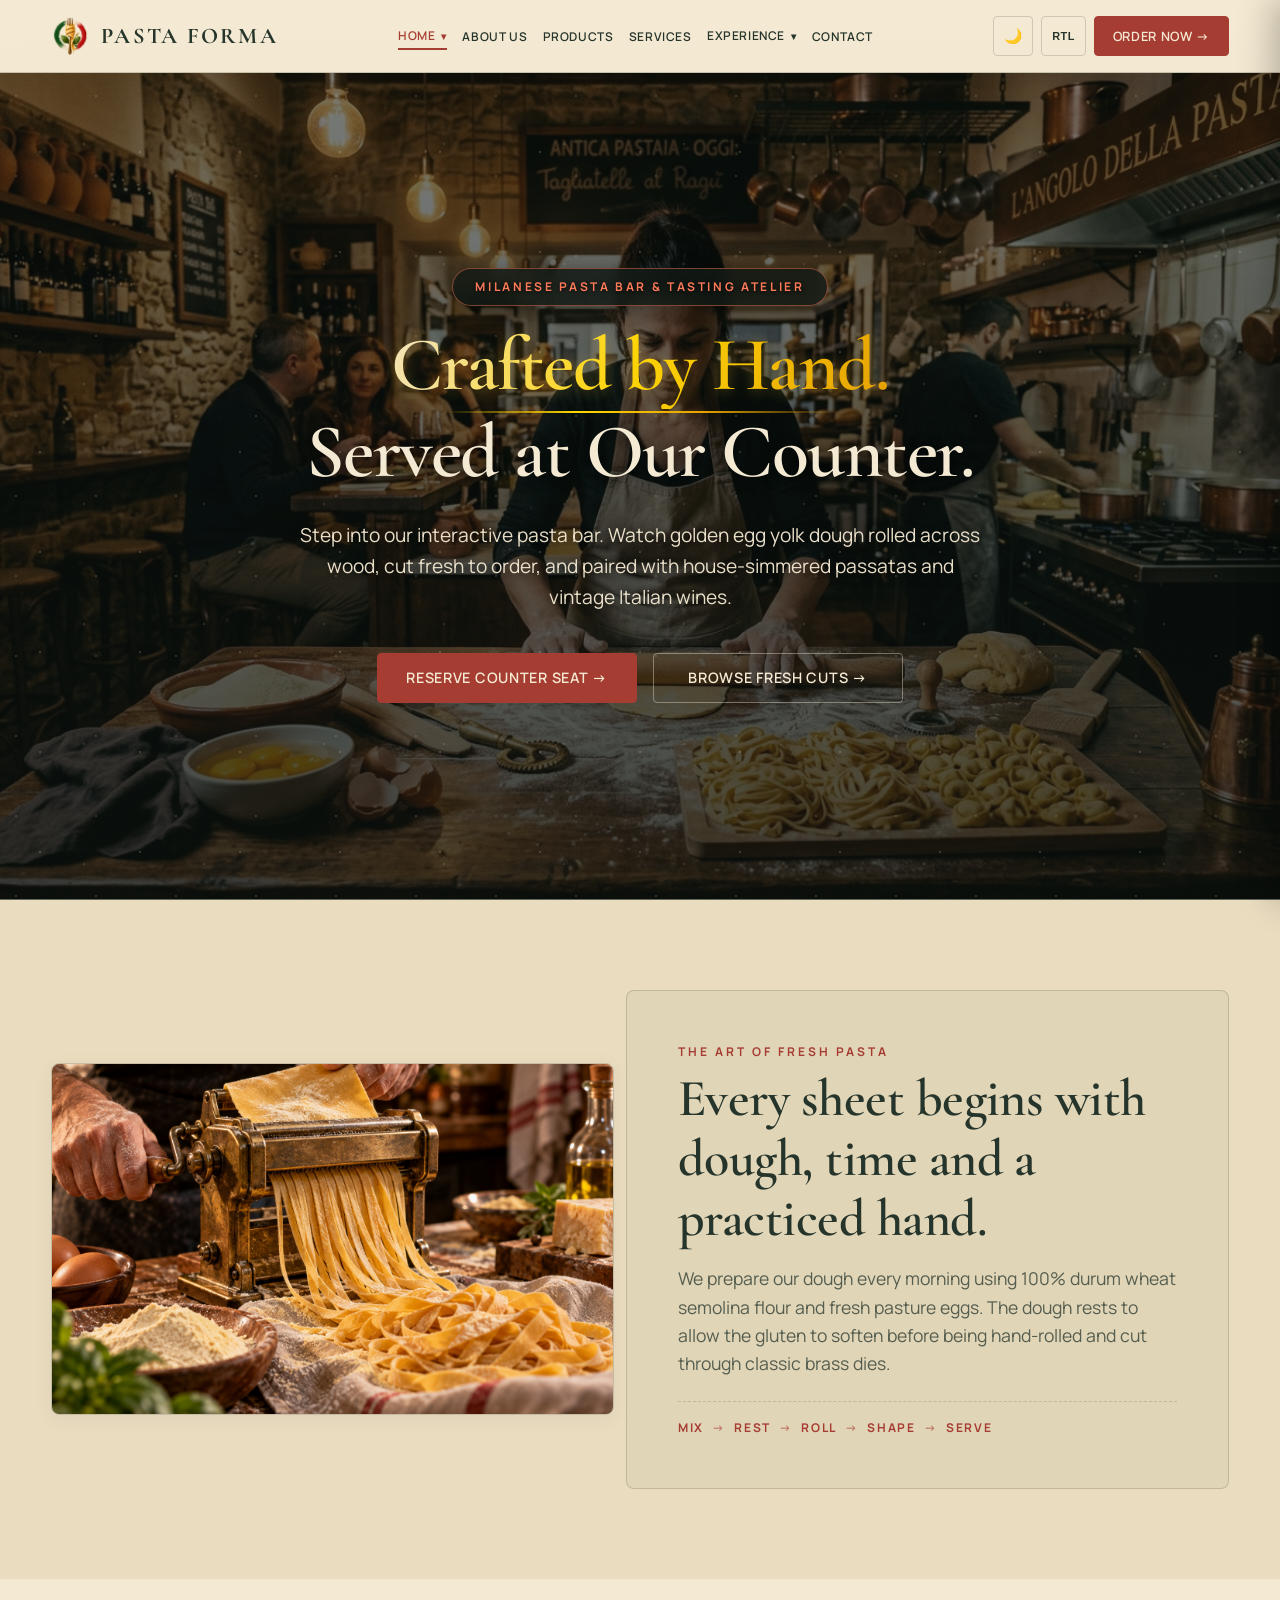
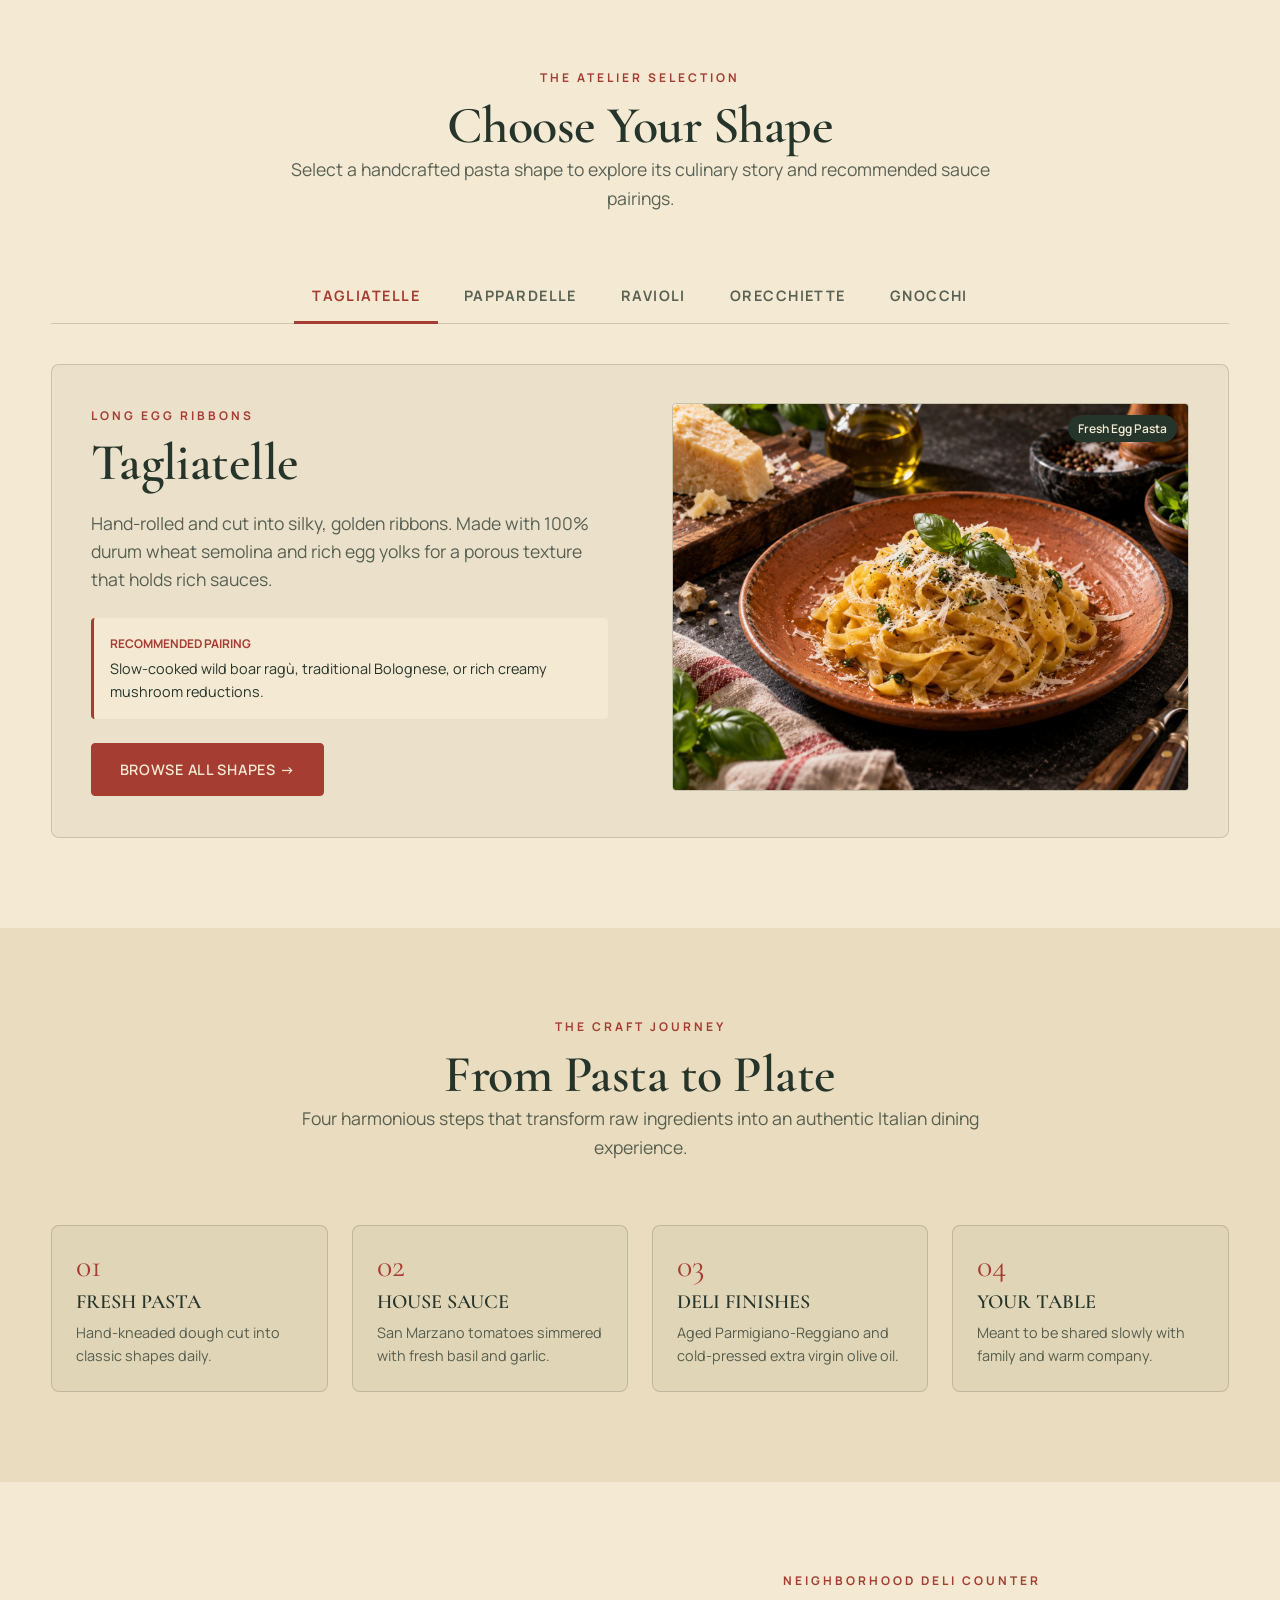
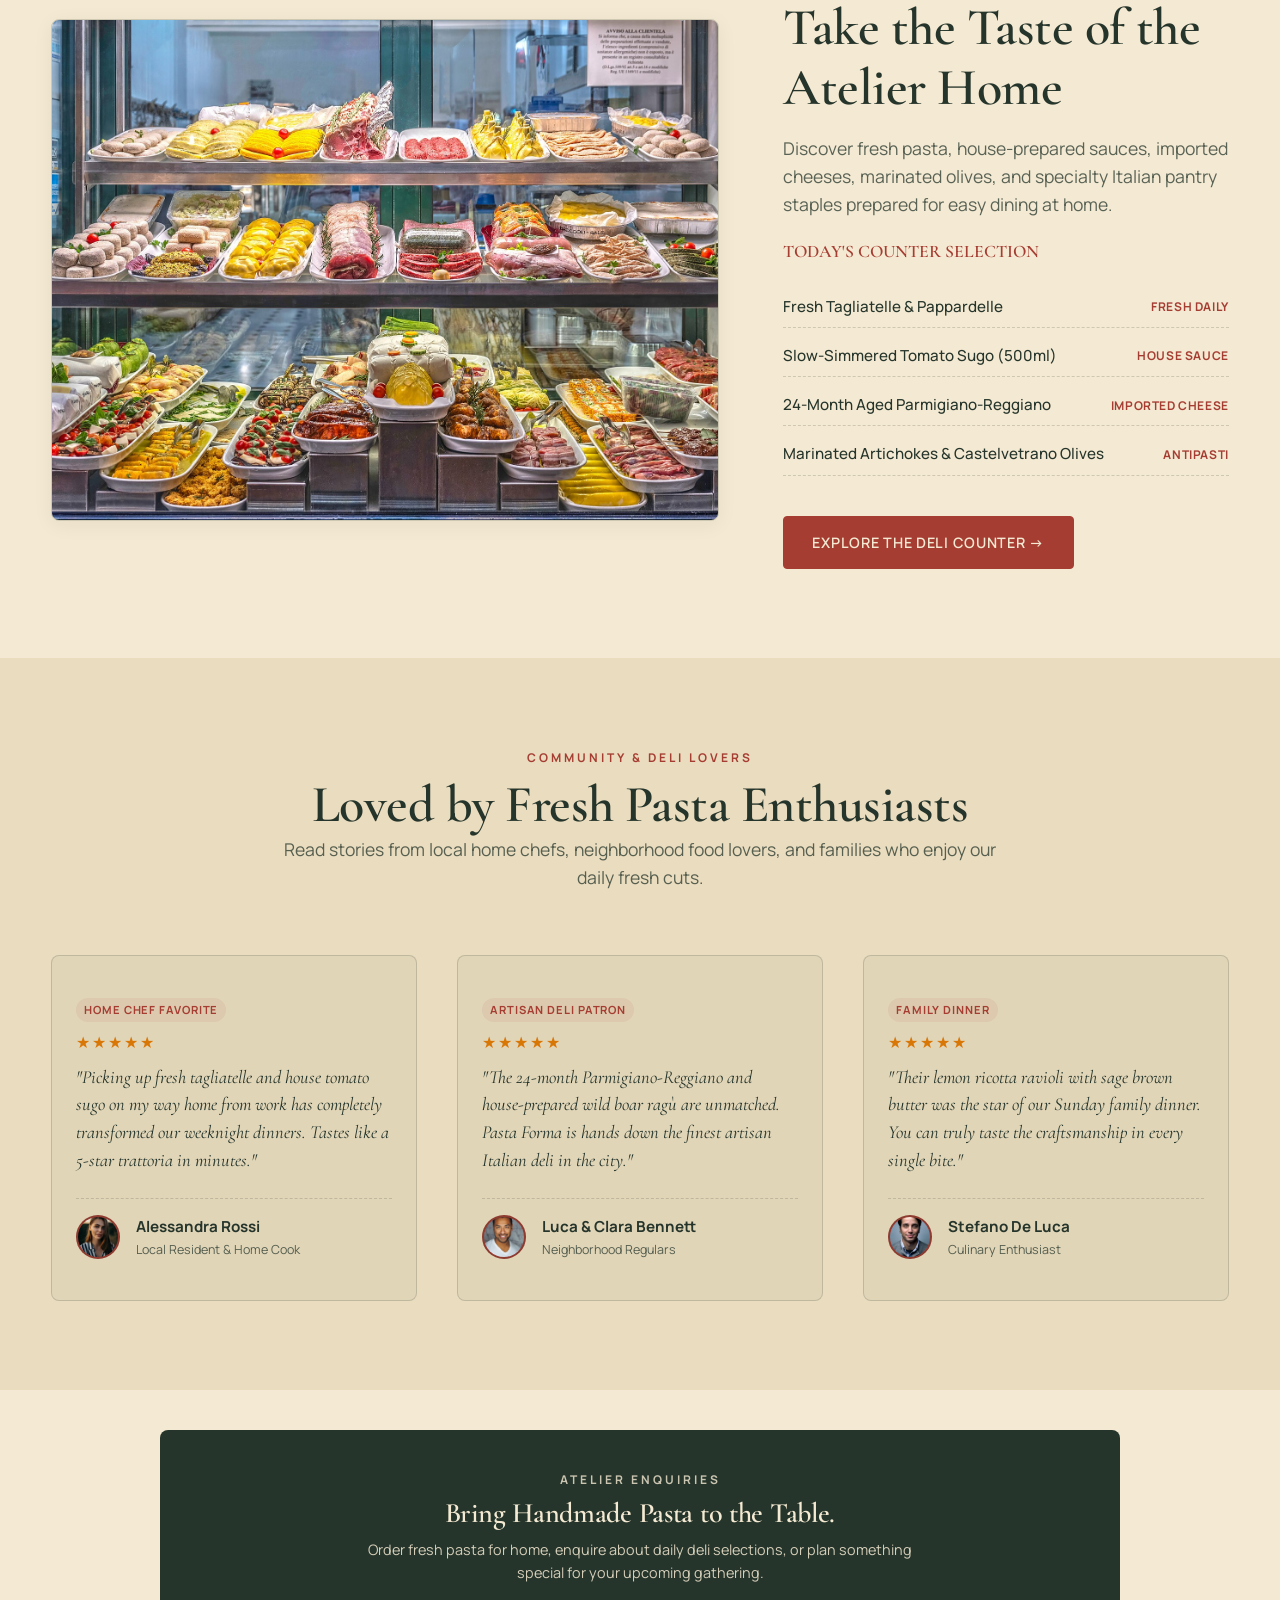
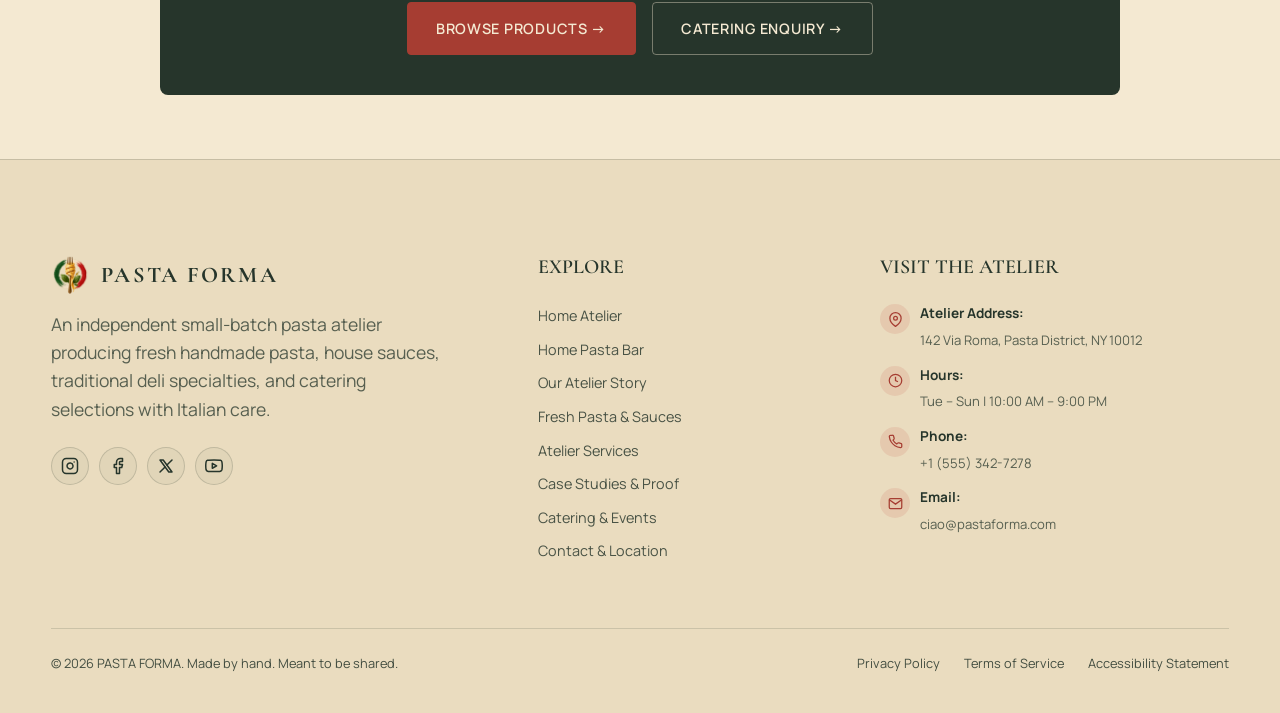
<file: index.html>
<!DOCTYPE html>
<html lang="en" dir="ltr" data-theme="light">
<head>
  <meta charset="UTF-8">
  <meta name="viewport" content="width=device-width, initial-scale=1.0">
  <title>Pasta Forma | Artisan Pasta Maker & Italian Deli</title>
  <meta name="description" content="Fresh handmade pasta, traditional house sauces, and Italian deli specialties crafted daily in small batches with care and traditional Italian craftsmanship.">

  <!-- Open Graph / SEO -->
  <meta property="og:type" content="website">
  <meta property="og:title" content="Pasta Forma | Artisan Pasta Maker & Italian Deli">
  <meta property="og:description" content="Fresh handmade pasta, house sauces & Italian deli delicacies crafted slowly by hand.">
  <meta property="og:image" content="assets/images/hero-handmade-pasta.webp">

  <!-- Favicon -->
  <link rel="icon" type="image/svg+xml" href="assets/images/favicon.svg">

  <!-- Stylesheet -->
  <link rel="stylesheet" href="assets/css/style.css">
</head>
<body>

    <!-- GLOBAL NAVBAR -->
  <header class="site-navbar">
    <div class="container nav-container">
      <a href="index.html" class="brand-logo" aria-label="Pasta Forma Home">
        <img src="assets/images/logo.svg" alt="Pasta Forma Logo" class="logo-mark">
        <div class="brand-text">
          <span class="brand-name">PASTA FORMA</span>
        </div>
      </a>

      <!-- Desktop Nav Links -->
      <ul class="nav-menu-desktop" role="menubar">
        <li role="none" class="nav-dropdown">
          <a href="index.html" class="nav-link dropdown-toggle" role="menuitem" aria-haspopup="true" aria-expanded="false">
            Home <span class="nav-caret">▾</span>
          </a>
          <ul class="dropdown-menu">
            <li><a href="index.html" class="dropdown-link">Home 1</a></li>
            <li><a href="home2.html" class="dropdown-link">Home 2</a></li>
          </ul>
        </li>
        <li role="none"><a href="about.html" class="nav-link" role="menuitem">About Us</a></li>
        <li role="none"><a href="products.html" class="nav-link" role="menuitem">Products</a></li>
        <li role="none"><a href="deli-counter.html" class="nav-link" role="menuitem">Services</a></li>
        <li role="none" class="nav-dropdown">
          <a href="case-studies.html" class="nav-link dropdown-toggle" role="menuitem" aria-haspopup="true" aria-expanded="false">
            Experience <span class="nav-caret">▾</span>
          </a>
          <ul class="dropdown-menu">
            <li><a href="case-studies.html" class="dropdown-link">Case Studies & Proof</a></li>
            <li><a href="catering.html" class="dropdown-link">Events & Catering</a></li>
          </ul>
        </li>
        <li role="none"><a href="contact.html" class="nav-link" role="menuitem">Contact</a></li>
      </ul>

      <!-- Desktop Controls & CTA -->
      <div class="nav-actions-desktop">
        <button class="control-btn theme-toggle-btn" title="Toggle Light/Dark Theme" aria-label="Toggle Theme">🌙</button>
        <button class="control-btn rtl-toggle-btn" title="Toggle Layout Direction" aria-label="Toggle RTL">RTL</button>
        <button class="btn btn-primary" data-modal="order">Order Now →</button>
      </div>

      <!-- Hamburger Button (Mobile Only) -->
      <button class="hamburger-btn" aria-label="Open Mobile Menu" aria-expanded="false" aria-controls="mobileDrawer">
        <span></span>
        <span></span>
        <span></span>
      </button>
    </div>
  </header>

    <!-- MOBILE MENU DRAWER -->
  <div class="mobile-drawer" id="mobileDrawer" aria-hidden="true">
    <div class="mobile-drawer-header">
      <span class="mobile-drawer-title">Navigation</span>
      <button class="mobile-drawer-close-btn" aria-label="Close menu">&times;</button>
    </div>

    <ul class="mobile-drawer-nav">
      <li class="mobile-nav-dropdown">
        <button class="mobile-nav-toggle" aria-expanded="false">
          <span>Home</span>
          <span class="mobile-caret">▾</span>
        </button>
        <ul class="mobile-submenu">
          <li><a href="index.html" class="mobile-nav-link">Home 1</a></li>
          <li><a href="home2.html" class="mobile-nav-link">Home 2</a></li>
        </ul>
      </li>
      <li><a href="about.html" class="mobile-nav-link">About Us</a></li>
      <li><a href="products.html" class="mobile-nav-link">Products</a></li>
      <li><a href="deli-counter.html" class="mobile-nav-link">Services</a></li>
      <li class="mobile-nav-dropdown">
        <button class="mobile-nav-toggle" aria-expanded="false">
          <span>Experience</span>
          <span class="mobile-caret">▾</span>
        </button>
        <ul class="mobile-submenu">
          <li><a href="case-studies.html" class="mobile-nav-link">Case Studies & Proof</a></li>
          <li><a href="catering.html" class="mobile-nav-link">Events & Catering</a></li>
        </ul>
      </li>
      <li><a href="contact.html" class="mobile-nav-link">Contact</a></li>
    </ul>

    <div class="mobile-drawer-footer">
      <div class="mobile-controls-centered">
        <button class="control-btn theme-toggle-btn" title="Toggle Light/Dark Theme" aria-label="Toggle Theme">🌙</button>
        <button class="control-btn rtl-toggle-btn" title="Toggle Layout Direction" aria-label="Toggle RTL">RTL</button>
      </div>
      <button class="btn btn-primary" data-modal="order" style="width: 100%;">Order Now →</button>
    </div>
  </div>

  <main id="mainContent">

    <!-- HOME — SECTION 01 — HERO (MILANESE PASTA BAR & ATELIER STYLE AS HOME 2) -->
    <section class="hero-centered">
      <div class="flour-accent"></div>
      <div class="container reveal-on-scroll" style="max-width: 900px; z-index: 3;">
        <span class="eyebrow hero-eyebrow-badge">MILANESE PASTA BAR & TASTING ATELIER</span>
        <h1 class="h1-editorial" style="margin-bottom: var(--space-md);">
          <span class="egg-yolk-text">Crafted by Hand.</span><br>Served at Our Counter.
        </h1>
        <p style="margin-bottom: var(--space-md); font-size: clamp(1rem, 1.2vw + 0.5rem, 1.2rem); max-width: 680px; margin-inline: auto;">
          Step into our interactive pasta bar. Watch golden egg yolk dough rolled across wood, cut fresh to order, and paired with house-simmered passatas and vintage Italian wines.
        </p>
        <div class="hero-actions-centered">
          <button class="btn btn-primary" data-modal="order">Reserve Counter Seat →</button>
          <a href="products.html" class="btn btn-secondary" style="color: var(--pasta-cream); border-color: rgba(244, 233, 210, 0.4);">Browse Fresh Cuts →</a>
        </div>
      </div>
    </section>

    <!-- HOME — SECTION 02 — THE HANDMADE STORY -->
    <section style="background-color: var(--bg-secondary);">
      <div class="container story-grid">
        <div class="hero-image-wrapper reveal-on-scroll" style="aspect-ratio: 16 / 10;">
          <img src="assets/images/2.png" alt="Close-up of fresh egg pasta dough being rolled through traditional metal rollers" loading="lazy">
        </div>
        <div class="story-card-overlay reveal-on-scroll">
          <span class="eyebrow">THE ART OF FRESH PASTA</span>
          <h2 class="h2-editorial" style="margin-bottom: var(--space-sm);">Every sheet begins with dough, time and a practiced hand.</h2>
          <p style="margin-bottom: var(--space-sm);">
            We prepare our dough every morning using 100% durum wheat semolina flour and fresh pasture eggs. The dough rests to allow the gluten to soften before being hand-rolled and cut through classic brass dies.
          </p>
          <div class="craft-marker-list">
            <span class="craft-step">MIX</span>
            <span class="craft-step">REST</span>
            <span class="craft-step">ROLL</span>
            <span class="craft-step">SHAPE</span>
            <span class="craft-step">SERVE</span>
          </div>
        </div>
      </div>
    </section>

    <!-- HOME — SECTION 03 — PASTA AT A GLANCE (INTERACTIVE PASTA SELECTOR) -->
    <section>
      <div class="container">
        <div class="selector-header reveal-on-scroll">
          <span class="eyebrow">THE ATELIER SELECTION</span>
          <h2 class="h2-editorial">Choose Your Shape</h2>
          <p style="margin-inline: auto;">Select a handcrafted pasta shape to explore its culinary story and recommended sauce pairings.</p>
        </div>

        <!-- Horizontal Tabs Nav -->
        <div class="pasta-tabs-nav reveal-on-scroll" role="tablist" aria-label="Pasta Shapes">
          <button class="pasta-tab-btn active" data-shape="tagliatelle" role="tab" aria-selected="true">Tagliatelle</button>
          <button class="pasta-tab-btn" data-shape="pappardelle" role="tab" aria-selected="false">Pappardelle</button>
          <button class="pasta-tab-btn" data-shape="ravioli" role="tab" aria-selected="false">Ravioli</button>
          <button class="pasta-tab-btn" data-shape="orecchiette" role="tab" aria-selected="false">Orecchiette</button>
          <button class="pasta-tab-btn" data-shape="gnocchi" role="tab" aria-selected="false">Gnocchi</button>
        </div>

        <!-- Display Panel -->
        <div class="pasta-display-panel reveal-on-scroll">
          <div>
            <span class="eyebrow pasta-display-eyebrow">LONG EGG RIBBONS</span>
            <h3 class="h2-editorial pasta-display-title" style="margin-bottom: var(--space-sm);">Tagliatelle</h3>
            <p class="pasta-display-desc" style="margin-bottom: var(--space-md);">
              Hand-rolled and cut into silky, golden ribbons. Made with 100% durum wheat semolina and rich egg yolks for a porous texture that holds rich sauces.
            </p>
            <div style="background: var(--bg-primary); padding: 16px; border-radius: var(--radius-sm); border-left: 3px solid var(--tomato-red);">
              <span style="font-size: 0.75rem; font-weight: 700; text-transform: uppercase; color: var(--tomato-red); display: block; margin-bottom: 4px;">RECOMMENDED PAIRING</span>
              <p class="pasta-display-best" style="font-size: 0.9rem; margin: 0; color: var(--text-primary);">
                Slow-cooked wild boar ragù, traditional Bolognese, or rich creamy mushroom reductions.
              </p>
            </div>
            <div style="margin-top: var(--space-md);">
              <a href="products.html" class="btn btn-primary">Browse All Shapes →</a>
            </div>
          </div>
          <div style="position: relative;">
            <span class="pasta-display-tag" style="position: absolute; top: 12px; right: 12px; background: var(--olive-charcoal); color: var(--pasta-cream); font-size: 0.75rem; padding: 4px 10px; border-radius: 20px; font-weight: 600; z-index: 2;">Fresh Egg Pasta</span>
            <img class="pasta-display-img" src="assets/images/3.png" alt="Fresh Tagliatelle Pasta" loading="lazy">
          </div>
        </div>
      </div>
    </section>

    <!-- HOME — SECTION 04 — FROM PASTA TO PLATE -->
    <section style="background-color: var(--bg-secondary);">
      <div class="container">
        <div class="selector-header reveal-on-scroll">
          <span class="eyebrow">THE CRAFT JOURNEY</span>
          <h2 class="h2-editorial">From Pasta to Plate</h2>
          <p style="margin-inline: auto;">Four harmonious steps that transform raw ingredients into an authentic Italian dining experience.</p>
        </div>

        <div class="timeline-stages">
          <div class="stage-card reveal-on-scroll">
            <span class="stage-number">01</span>
            <h4>FRESH PASTA</h4>
            <p style="font-size: 0.9rem;">Hand-kneaded dough cut into classic shapes daily.</p>
          </div>
          <div class="stage-card reveal-on-scroll">
            <span class="stage-number">02</span>
            <h4>HOUSE SAUCE</h4>
            <p style="font-size: 0.9rem;">San Marzano tomatoes simmered with fresh basil and garlic.</p>
          </div>
          <div class="stage-card reveal-on-scroll">
            <span class="stage-number">03</span>
            <h4>DELI FINISHES</h4>
            <p style="font-size: 0.9rem;">Aged Parmigiano-Reggiano and cold-pressed extra virgin olive oil.</p>
          </div>
          <div class="stage-card reveal-on-scroll">
            <span class="stage-number">04</span>
            <h4>YOUR TABLE</h4>
            <p style="font-size: 0.9rem;">Meant to be shared slowly with family and warm company.</p>
          </div>
        </div>
      </div>
    </section>

    <!-- HOME — SECTION 05 — TODAY AT THE DELI -->
    <section>
      <div class="container deli-feature-grid">
        <div class="hero-image-wrapper reveal-on-scroll" style="aspect-ratio: 4 / 3;">
          <img src="assets/images/a11.png" alt="Authentic Italian deli counter display with cheeses and fresh pasta" loading="lazy">
        </div>
        <div class="reveal-on-scroll">
          <span class="eyebrow">NEIGHBORHOOD DELI COUNTER</span>
          <h2 class="h2-editorial" style="margin-bottom: var(--space-sm);">Take the Taste of the Atelier Home</h2>
          <p style="margin-bottom: var(--space-md);">
            Discover fresh pasta, house-prepared sauces, imported cheeses, marinated olives, and specialty Italian pantry staples prepared for easy dining at home.
          </p>

          <h4 style="font-family: var(--font-serif); font-size: 1.1rem; color: var(--tomato-red);">TODAY'S COUNTER SELECTION</h4>
          <ul class="deli-list">
            <li class="deli-list-item">
              <span>Fresh Tagliatelle & Pappardelle</span>
              <span class="deli-list-tag">Fresh Daily</span>
            </li>
            <li class="deli-list-item">
              <span>Slow-Simmered Tomato Sugo (500ml)</span>
              <span class="deli-list-tag">House Sauce</span>
            </li>
            <li class="deli-list-item">
              <span>24-Month Aged Parmigiano-Reggiano</span>
              <span class="deli-list-tag">Imported Cheese</span>
            </li>
            <li class="deli-list-item">
              <span>Marinated Artichokes & Castelvetrano Olives</span>
              <span class="deli-list-tag">Antipasti</span>
            </li>
          </ul>

          <div style="margin-top: var(--space-lg);">
            <a href="deli-counter.html" class="btn btn-primary">Explore the Deli Counter →</a>
          </div>
        </div>
      </div>
    </section>

    <!-- HOME 1 — SECTION 05.5 — COMMUNITY & DELI TESTIMONIALS -->
    <section style="background-color: var(--bg-secondary);">
      <div class="container">
        <div class="selector-header reveal-on-scroll">
          <span class="eyebrow">COMMUNITY & DELI LOVERS</span>
          <h2 class="h2-editorial">Loved by Fresh Pasta Enthusiasts</h2>
          <p style="margin-inline: auto;">Read stories from local home chefs, neighborhood food lovers, and families who enjoy our daily fresh cuts.</p>
        </div>

        <div class="testimonials-grid">
          <!-- Card 1 -->
          <div class="testimonial-card reveal-on-scroll">
            <div>
              <span class="testimonial-badge">HOME CHEF FAVORITE</span>
              <div class="testimonial-stars">★★★★★</div>
              <p class="testimonial-quote">
                "Picking up fresh tagliatelle and house tomato sugo on my way home from work has completely transformed our weeknight dinners. Tastes like a 5-star trattoria in minutes."
              </p>
            </div>
            <div class="testimonial-author">
              <div class="testimonial-avatar">
                <img src="assets/images/avatar-1.jpg" alt="Alessandra Rossi">
              </div>
              <div class="testimonial-meta">
                <span class="testimonial-name">Alessandra Rossi</span>
                <span class="testimonial-role">Local Resident & Home Cook</span>
              </div>
            </div>
          </div>

          <!-- Card 2 -->
          <div class="testimonial-card reveal-on-scroll">
            <div>
              <span class="testimonial-badge">ARTISAN DELI PATRON</span>
              <div class="testimonial-stars">★★★★★</div>
              <p class="testimonial-quote">
                "The 24-month Parmigiano-Reggiano and house-prepared wild boar ragù are unmatched. Pasta Forma is hands down the finest artisan Italian deli in the city."
              </p>
            </div>
            <div class="testimonial-author">
              <div class="testimonial-avatar">
                <img src="assets/images/avatar-2.jpg" alt="Luca & Clara Bennett">
              </div>
              <div class="testimonial-meta">
                <span class="testimonial-name">Luca & Clara Bennett</span>
                <span class="testimonial-role">Neighborhood Regulars</span>
              </div>
            </div>
          </div>

          <!-- Card 3 -->
          <div class="testimonial-card reveal-on-scroll">
            <div>
              <span class="testimonial-badge">FAMILY DINNER</span>
              <div class="testimonial-stars">★★★★★</div>
              <p class="testimonial-quote">
                "Their lemon ricotta ravioli with sage brown butter was the star of our Sunday family dinner. You can truly taste the craftsmanship in every single bite."
              </p>
            </div>
            <div class="testimonial-author">
              <div class="testimonial-avatar">
                <img src="assets/images/avatar-3.jpg" alt="Stefano De Luca">
              </div>
              <div class="testimonial-meta">
                <span class="testimonial-name">Stefano De Luca</span>
                <span class="testimonial-role">Culinary Enthusiast</span>
              </div>
            </div>
          </div>
        </div>
      </div>
    </section>

    <!-- HOME — SECTION 06 — FINAL BANNER CTA -->
    <section class="container section-sm">
      <div class="banner-cta reveal-on-scroll">
        <span class="eyebrow" style="color: var(--pasta-cream); opacity: 0.8;">ATELIER ENQUIRIES</span>
        <h2 class="h2-editorial">Bring Handmade Pasta to the Table.</h2>
        <p>
          Order fresh pasta for home, enquire about daily deli selections, or plan something special for your upcoming gathering.
        </p>
        <div style="display: flex; justify-content: center; gap: var(--space-sm); flex-wrap: wrap;">
          <a href="products.html" class="btn btn-primary">Browse Products →</a>
          <a href="catering.html" class="btn btn-secondary" style="color: var(--pasta-cream); border-color: rgba(244, 233, 210, 0.4);">Catering Enquiry →</a>
        </div>
      </div>
    </section>

  </main>

  <!-- GLOBAL FOOTER -->
  <footer class="site-footer">
    <div class="container">
      <div class="footer-grid">
        <div class="footer-brand">
          <a href="index.html" class="brand-logo" aria-label="Pasta Forma Home" style="margin-bottom: var(--space-xs);">
            <img src="assets/images/logo.svg" alt="Pasta Forma Logo" class="logo-mark">
            <div class="brand-text">
              <span class="brand-name" style="color: var(--pasta-cream);">PASTA FORMA</span>
            </div>
          </a>
          <p>
            An independent small-batch pasta atelier producing fresh handmade pasta, house sauces, traditional deli specialties, and catering selections with Italian care.
          </p>
          <div class="footer-social-bar">
            <a href="#" class="footer-social-icon" aria-label="Instagram" title="Instagram">
              <svg width="18" height="18" viewBox="0 0 24 24" fill="none" stroke="currentColor" stroke-width="2" stroke-linecap="round" stroke-linejoin="round"><rect x="2" y="2" width="20" height="20" rx="5" ry="5"/><path d="M16 11.37A4 4 0 1 1 12.63 8 4 4 0 0 1 16 11.37z"/><line x1="17.5" y1="6.5" x2="17.51" y2="6.5"/></svg>
            </a>
            <a href="#" class="footer-social-icon" aria-label="Facebook" title="Facebook">
              <svg width="18" height="18" viewBox="0 0 24 24" fill="none" stroke="currentColor" stroke-width="2" stroke-linecap="round" stroke-linejoin="round"><path d="M18 2h-3a5 5 0 0 0-5 5v3H7v4h3v8h4v-8h3l1-4h-4V7a1 1 0 0 1 1-1h3z"/></svg>
            </a>
            <a href="#" class="footer-social-icon" aria-label="X (Twitter)" title="X (Twitter)">
              <svg width="18" height="18" viewBox="0 0 24 24" fill="none" stroke="currentColor" stroke-width="2" stroke-linecap="round" stroke-linejoin="round"><path d="M4 4l11.733 16h4.267l-11.733 -16z"/><path d="M4 20l6.768 -6.768m2.46 -2.46l6.772 -6.772"/></svg>
            </a>
            <a href="#" class="footer-social-icon" aria-label="YouTube" title="YouTube">
              <svg width="18" height="18" viewBox="0 0 24 24" fill="none" stroke="currentColor" stroke-width="2" stroke-linecap="round" stroke-linejoin="round"><path d="M22.54 6.42a2.78 2.78 0 0 0-1.94-2C18.88 4 12 4 12 4s-6.88 0-8.6.46a2.78 2.78 0 0 0-1.94 2A29 29 0 0 0 1 11.75a29 29 0 0 0 .46 5.33A2.78 2.78 0 0 0 3.4 19c1.72.46 8.6.46 8.6.46s6.88 0 8.6-.46a2.78 2.78 0 0 0 1.94-2 29 29 0 0 0 .46-5.25 29 29 0 0 0-.46-5.33z"/><polygon points="9.75 15.02 15.5 11.75 9.75 8.48 9.75 15.02"/></svg>
            </a>
          </div>
        </div>

        <div>
          <h4 class="footer-title">EXPLORE</h4>
          <ul class="footer-links">
            <li><a href="index.html">Home Atelier</a></li>
            <li><a href="home2.html">Home Pasta Bar</a></li>
            <li><a href="about.html">Our Atelier Story</a></li>
            <li><a href="products.html">Fresh Pasta & Sauces</a></li>
            <li><a href="deli-counter.html">Atelier Services</a></li>
            <li><a href="case-studies.html">Case Studies & Proof</a></li>
            <li><a href="catering.html">Catering & Events</a></li>
            <li><a href="contact.html">Contact & Location</a></li>
          </ul>
        </div>

        <div>
          <h4 class="footer-title">VISIT THE ATELIER</h4>
          <ul style="list-style: none; padding: 0; margin: 0 0 var(--space-md) 0; display: flex; flex-direction: column; gap: 12px;">
            <li style="display: flex; align-items: flex-start; gap: 10px;">
              <span class="footer-icon-badge">
                <svg width="15" height="15" viewBox="0 0 24 24" fill="none" stroke="currentColor" stroke-width="2"><path d="M21 10c0 7-9 13-9 13s-9-6-9-13a9 9 0 0 1 18 0z"/><circle cx="12" cy="10" r="3"/></svg>
              </span>
              <div>
                <strong style="color: var(--text-primary); display: block; margin-bottom: 2px; font-size: 0.85rem;">Atelier Address:</strong>
                <span style="color: var(--text-muted); font-size: 0.82rem;">142 Via Roma, Pasta District, NY 10012</span>
              </div>
            </li>

            <li style="display: flex; align-items: flex-start; gap: 10px;">
              <span class="footer-icon-badge">
                <svg width="15" height="15" viewBox="0 0 24 24" fill="none" stroke="currentColor" stroke-width="2"><circle cx="12" cy="12" r="10"/><polyline points="12 6 12 12 16 14"/></svg>
              </span>
              <div>
                <strong style="color: var(--text-primary); display: block; margin-bottom: 2px; font-size: 0.85rem;">Hours:</strong>
                <span style="color: var(--text-muted); font-size: 0.82rem;">Tue – Sun | 10:00 AM – 9:00 PM</span>
              </div>
            </li>

            <li style="display: flex; align-items: flex-start; gap: 10px;">
              <span class="footer-icon-badge">
                <svg width="15" height="15" viewBox="0 0 24 24" fill="none" stroke="currentColor" stroke-width="2"><path d="M22 16.92v3a2 2 0 0 1-2.18 2 19.79 19.79 0 0 1-8.63-3.07 19.5 19.5 0 0 1-6-6 19.79 19.79 0 0 1-3.07-8.67A2 2 0 0 1 4.11 2h3a2 2 0 0 1 2 1.72 12.84 12.84 0 0 0 .7 2.81 2 2 0 0 1-.45 2.11L8.09 9.91a16 16 0 0 0 6 6l1.27-1.27a2 2 0 0 1 2.11-.45 12.84 12.84 0 0 0 2.81.7A2 2 0 0 1 22 16.92z"/></svg>
              </span>
              <div>
                <strong style="color: var(--text-primary); display: block; margin-bottom: 2px; font-size: 0.85rem;">Phone:</strong>
                <a href="tel:+15553427278" style="color: var(--text-muted); text-decoration: none; font-size: 0.82rem;">+1 (555) 342-7278</a>
              </div>
            </li>

            <li style="display: flex; align-items: flex-start; gap: 10px;">
              <span class="footer-icon-badge">
                <svg width="15" height="15" viewBox="0 0 24 24" fill="none" stroke="currentColor" stroke-width="2"><path d="M4 4h16c1.1 0 2 .9 2 2v12c0 1.1-.9 2-2 2H4c-1.1 0-2-.9-2-2V6c0-1.1.9-2 2-2z"/><polyline points="22,6 12,13 2,6"/></svg>
              </span>
              <div>
                <strong style="color: var(--text-primary); display: block; margin-bottom: 2px; font-size: 0.85rem;">Email:</strong>
                <a href="mailto:ciao@pastaforma.com" style="color: var(--text-muted); text-decoration: none; font-size: 0.82rem;">ciao@pastaforma.com</a>
              </div>
            </li>
          </ul>
        </div>
      </div>

      <div class="footer-bottom">
        <span>© 2026 PASTA FORMA. Made by hand. Meant to be shared.</span>
        <ul class="footer-bottom-links">
          <li><a href="#">Privacy Policy</a></li>
          <li><a href="#">Terms of Service</a></li>
          <li><a href="#">Accessibility Statement</a></li>
        </ul>
      </div>
    </div>
  </footer>

  <!-- GLOBAL MODAL BACKDROP CONTAINER -->
  <div class="modal-backdrop" aria-hidden="true" role="dialog" aria-modal="true">
    <div class="modal-card">
      <button class="modal-close-btn" aria-label="Close modal">&times;</button>
      <h3 class="h2-editorial modal-title" style="margin-bottom: var(--space-md); font-size: 1.8rem;">Enquiry Form</h3>
      <div class="modal-body-content">
        <!-- Content injected dynamically via modal.js -->
      </div>
    </div>
  </div>

  <!-- Scripts -->
  <script src="assets/js/theme.js"></script>
  <script src="assets/js/navigation.js"></script>
  <script src="assets/js/modal.js"></script>
  <script src="assets/js/products.js"></script>
  <script src="assets/js/main.js"></script>
</body>
</html>
</file>
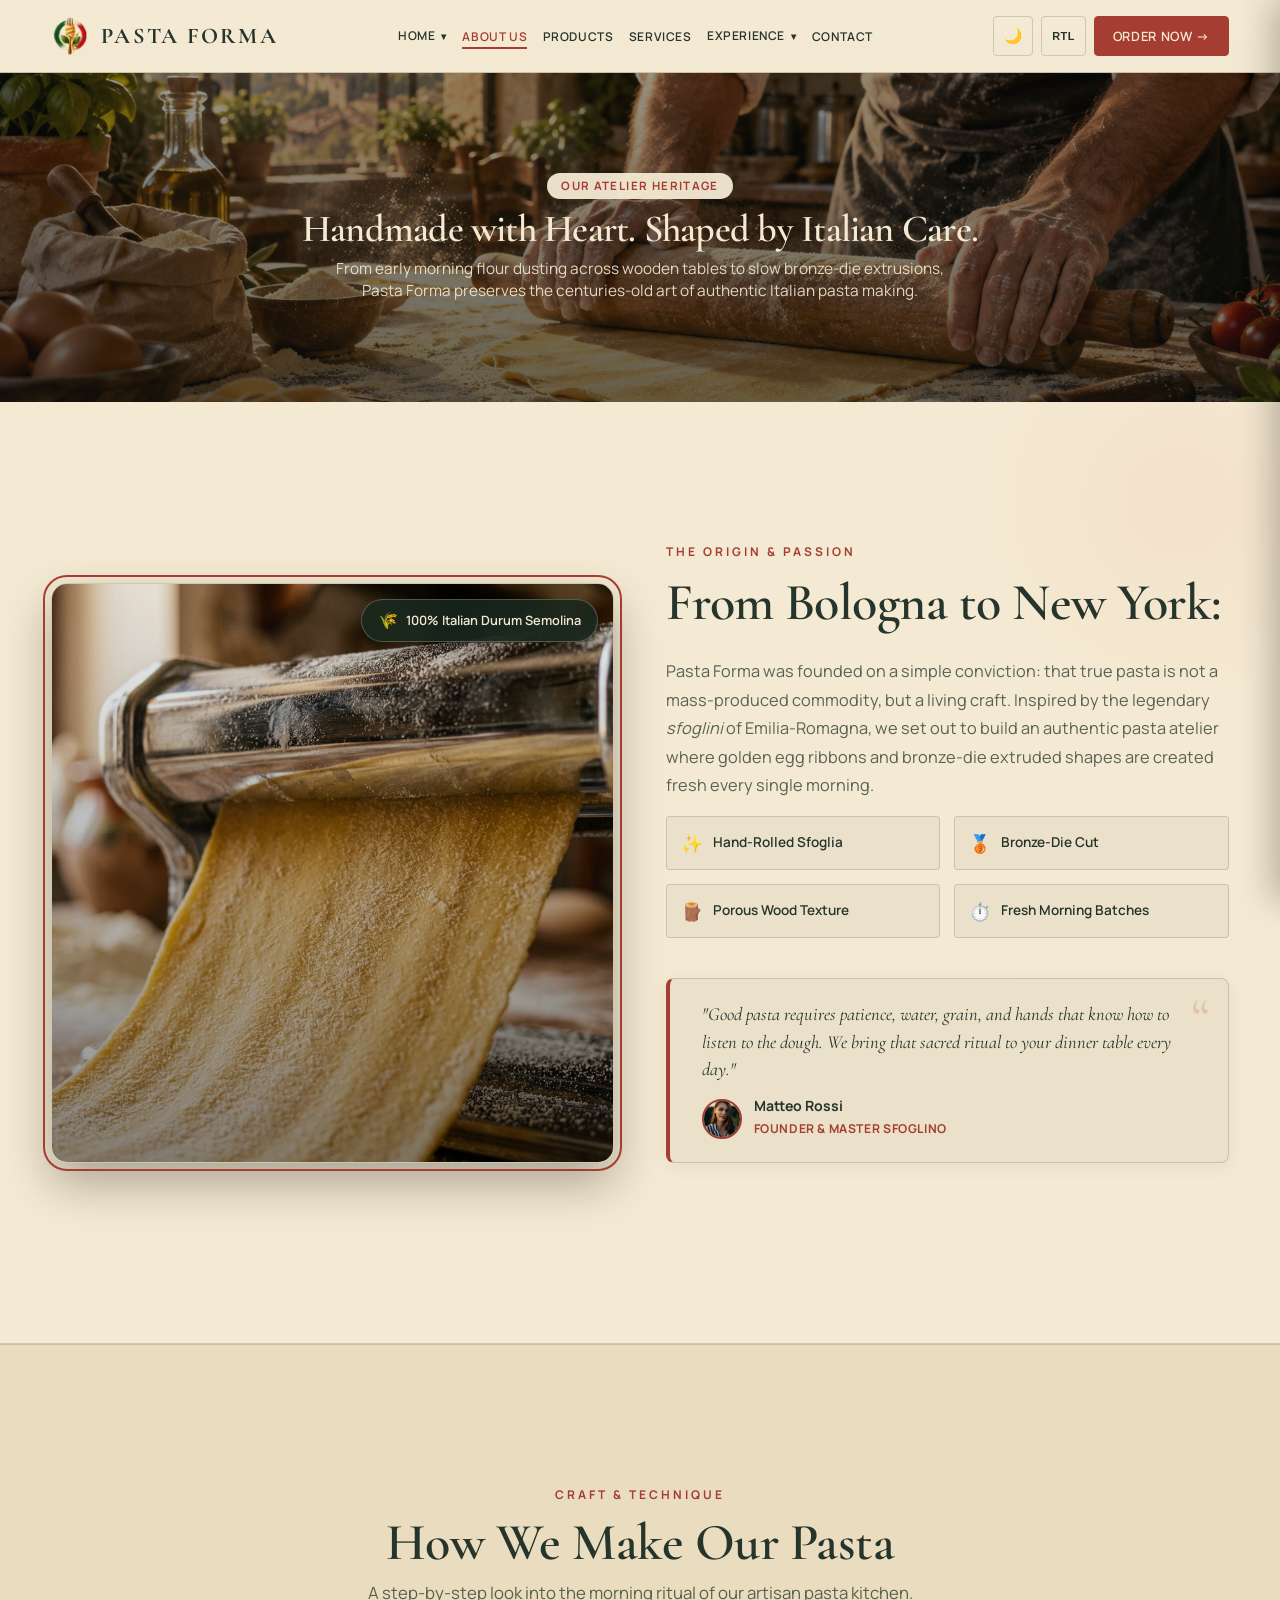
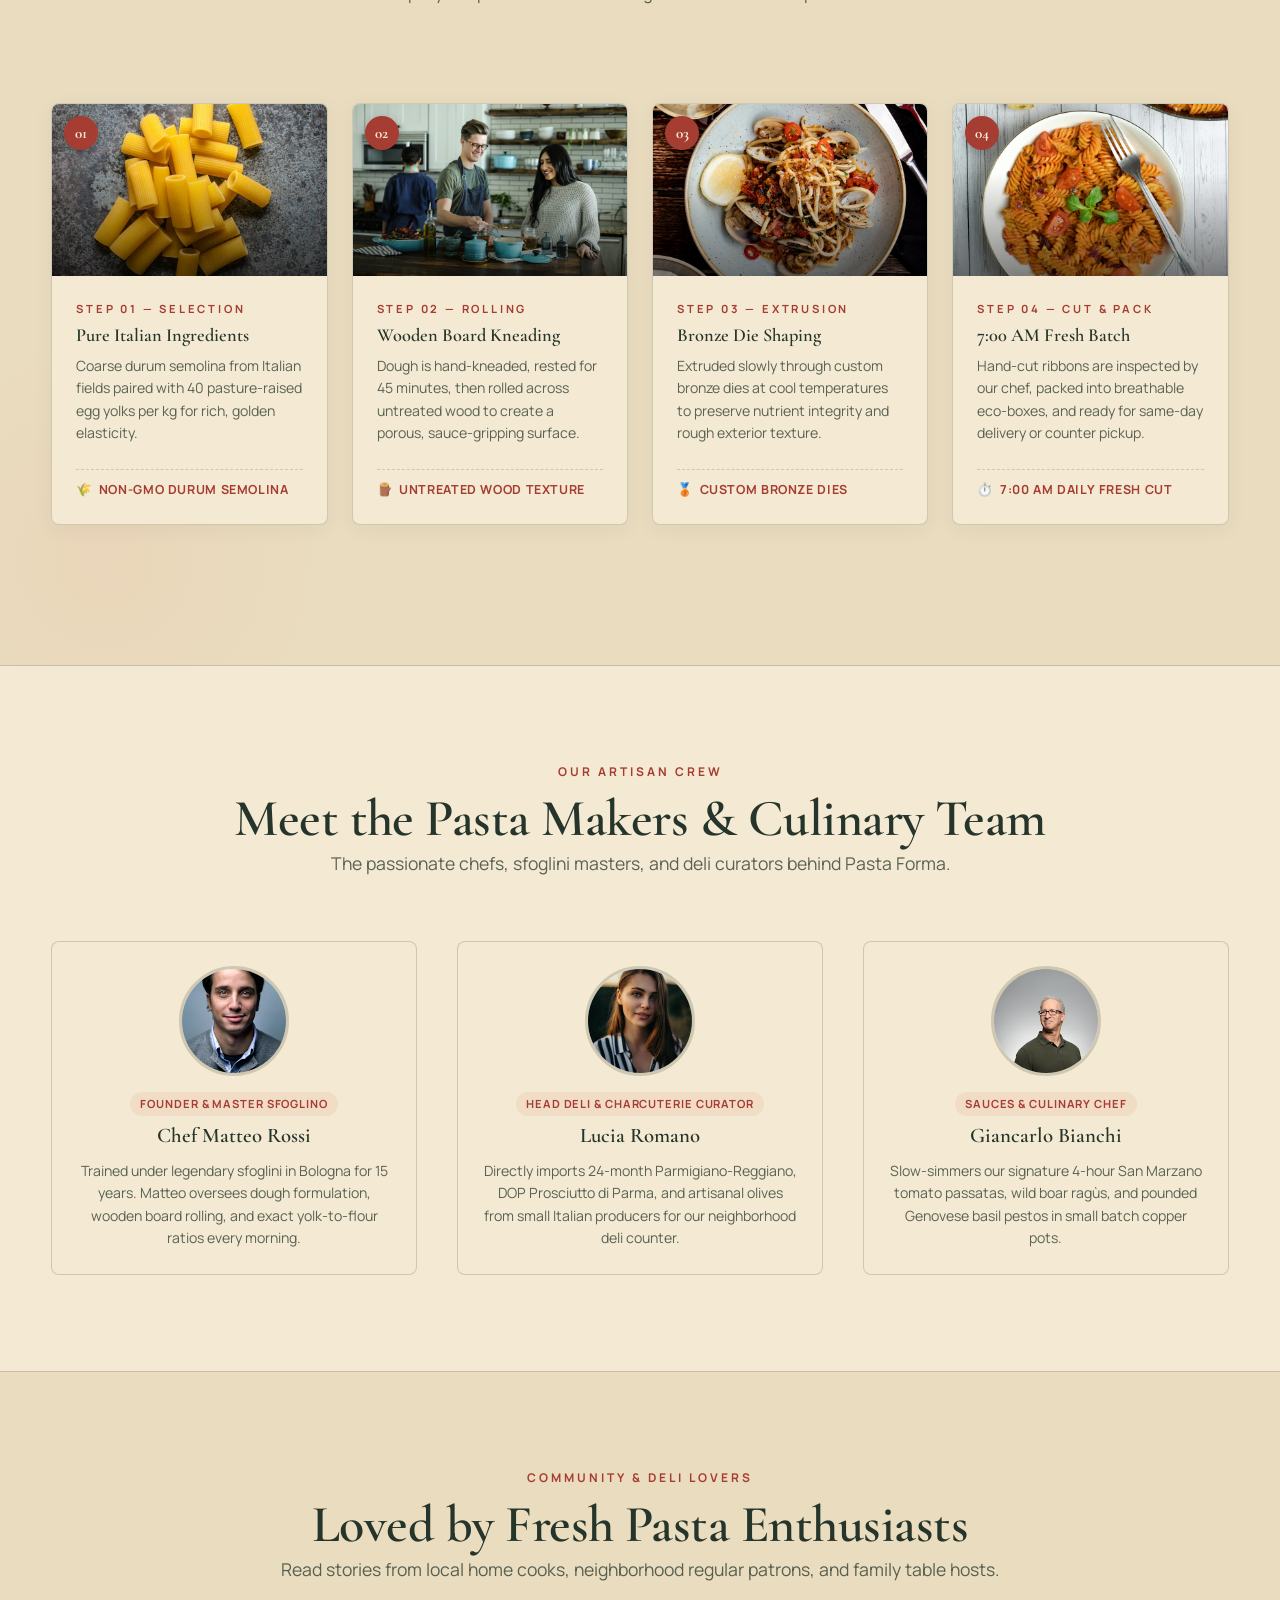
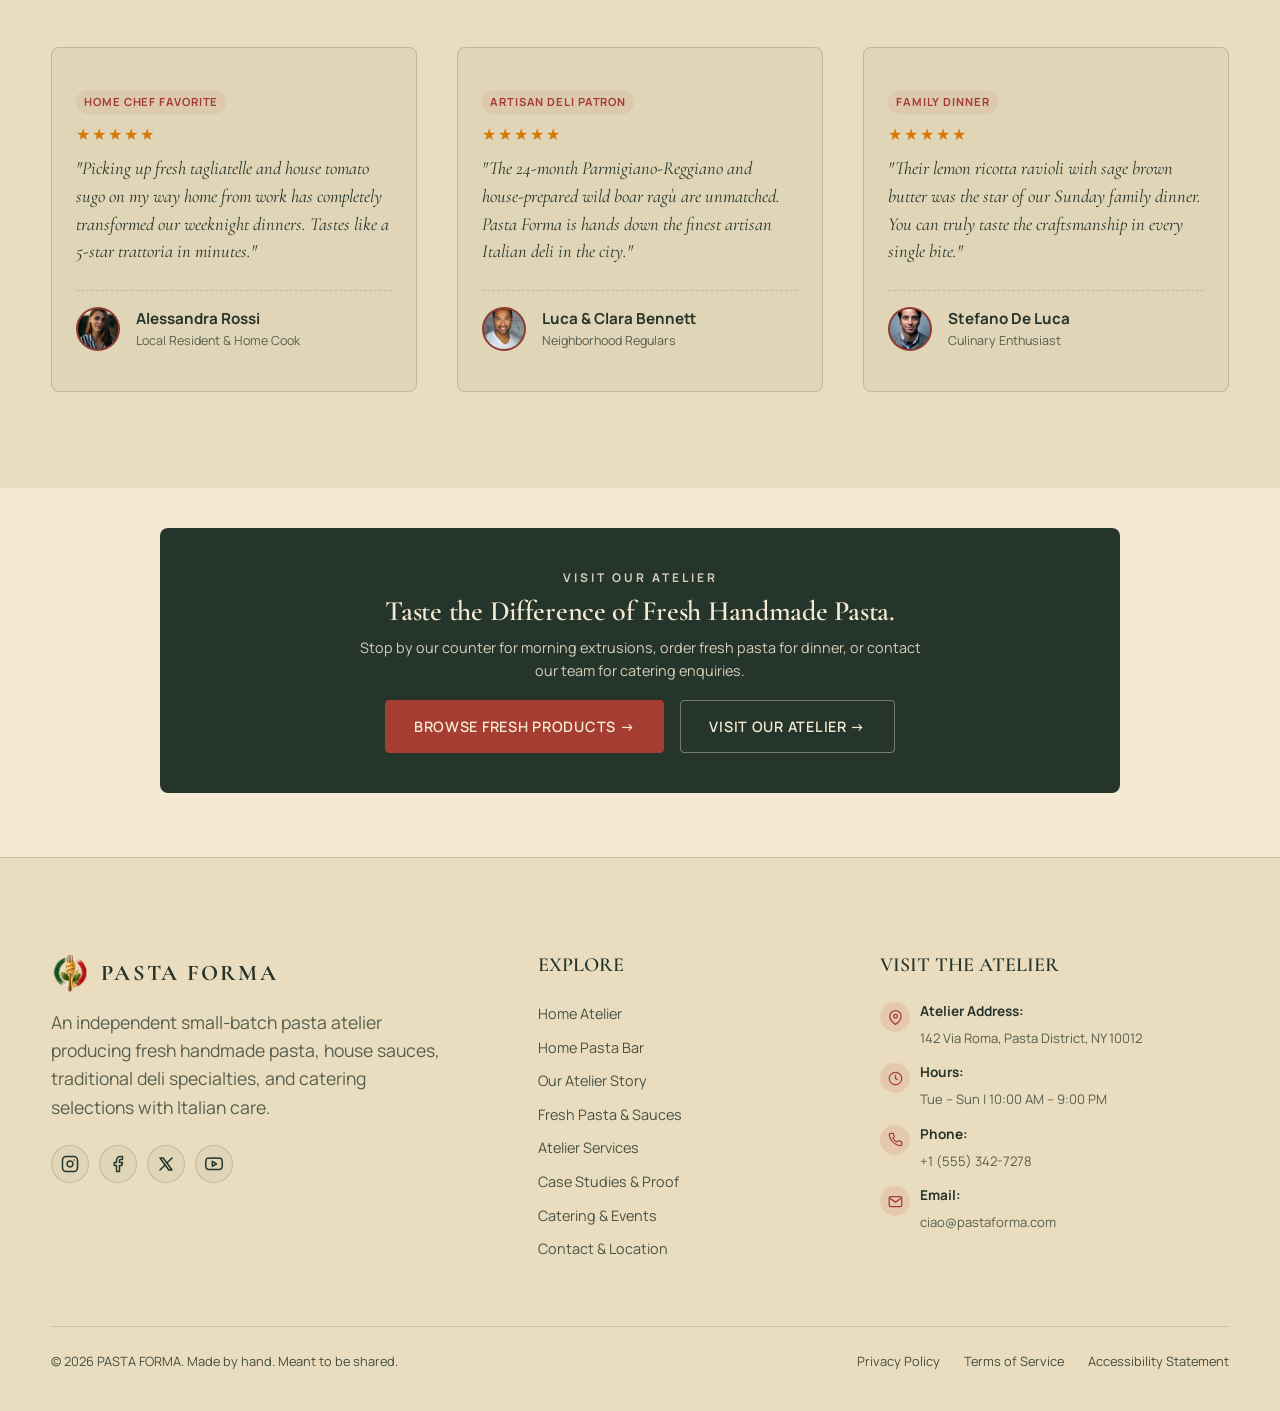
<file: about.html>
<!DOCTYPE html>
<html lang="en" dir="ltr" data-theme="light">
<head>
  <meta charset="UTF-8">
  <meta name="viewport" content="width=device-width, initial-scale=1.0">
  <title>About Us | Artisan Pasta Atelier & Italian Care | Pasta Forma</title>
  <meta name="description" content="Learn about Pasta Forma's heritage, our 40-egg-yolk pasta making process, master sfoglini team, and commitment to authentic Italian culinary traditions.">

  <!-- Favicon -->
  <link rel="icon" type="image/svg+xml" href="assets/images/favicon.svg">

  <!-- Open Graph -->
  <meta property="og:type" content="website">
  <meta property="og:title" content="About Us | Artisan Pasta Atelier | Pasta Forma">
  <meta property="og:description" content="Discover our story, how we make our fresh pasta daily, and meet our team of master pasta artisans.">
  <meta property="og:image" content="assets/images/pasta-dough-process.webp">

  <!-- Stylesheet -->
  <link rel="stylesheet" href="assets/css/style.css">
</head>
<body>

    <!-- GLOBAL NAVBAR -->
  <header class="site-navbar">
    <div class="container nav-container">
      <a href="index.html" class="brand-logo" aria-label="Pasta Forma Home">
        <img src="assets/images/logo.svg" alt="Pasta Forma Logo" class="logo-mark">
        <div class="brand-text">
          <span class="brand-name">PASTA FORMA</span>
        </div>
      </a>

      <!-- Desktop Nav Links -->
      <ul class="nav-menu-desktop" role="menubar">
        <li role="none" class="nav-dropdown">
          <a href="index.html" class="nav-link dropdown-toggle" role="menuitem" aria-haspopup="true" aria-expanded="false">
            Home <span class="nav-caret">▾</span>
          </a>
          <ul class="dropdown-menu">
            <li><a href="index.html" class="dropdown-link">Home 1</a></li>
            <li><a href="home2.html" class="dropdown-link">Home 2</a></li>
          </ul>
        </li>
        <li role="none"><a href="about.html" class="nav-link" role="menuitem">About Us</a></li>
        <li role="none"><a href="products.html" class="nav-link" role="menuitem">Products</a></li>
        <li role="none"><a href="deli-counter.html" class="nav-link" role="menuitem">Services</a></li>
        <li role="none" class="nav-dropdown">
          <a href="case-studies.html" class="nav-link dropdown-toggle" role="menuitem" aria-haspopup="true" aria-expanded="false">
            Experience <span class="nav-caret">▾</span>
          </a>
          <ul class="dropdown-menu">
            <li><a href="case-studies.html" class="dropdown-link">Case Studies & Proof</a></li>
            <li><a href="catering.html" class="dropdown-link">Events & Catering</a></li>
          </ul>
        </li>
        <li role="none"><a href="contact.html" class="nav-link" role="menuitem">Contact</a></li>
      </ul>

      <!-- Desktop Controls & CTA -->
      <div class="nav-actions-desktop">
        <button class="control-btn theme-toggle-btn" title="Toggle Light/Dark Theme" aria-label="Toggle Theme">🌙</button>
        <button class="control-btn rtl-toggle-btn" title="Toggle Layout Direction" aria-label="Toggle RTL">RTL</button>
        <button class="btn btn-primary" data-modal="order">Order Now →</button>
      </div>

      <!-- Hamburger Button (Mobile Only) -->
      <button class="hamburger-btn" aria-label="Open Mobile Menu" aria-expanded="false" aria-controls="mobileDrawer">
        <span></span>
        <span></span>
        <span></span>
      </button>
    </div>
  </header>

    <!-- MOBILE MENU DRAWER -->
  <div class="mobile-drawer" id="mobileDrawer" aria-hidden="true">
    <div class="mobile-drawer-header">
      <span class="mobile-drawer-title">Navigation</span>
      <button class="mobile-drawer-close-btn" aria-label="Close menu">&times;</button>
    </div>

    <ul class="mobile-drawer-nav">
      <li class="mobile-nav-dropdown">
        <button class="mobile-nav-toggle" aria-expanded="false">
          <span>Home</span>
          <span class="mobile-caret">▾</span>
        </button>
        <ul class="mobile-submenu">
          <li><a href="index.html" class="mobile-nav-link">Home 1</a></li>
          <li><a href="home2.html" class="mobile-nav-link">Home 2</a></li>
        </ul>
      </li>
      <li><a href="about.html" class="mobile-nav-link">About Us</a></li>
      <li><a href="products.html" class="mobile-nav-link">Products</a></li>
      <li><a href="deli-counter.html" class="mobile-nav-link">Services</a></li>
      <li class="mobile-nav-dropdown">
        <button class="mobile-nav-toggle" aria-expanded="false">
          <span>Experience</span>
          <span class="mobile-caret">▾</span>
        </button>
        <ul class="mobile-submenu">
          <li><a href="case-studies.html" class="mobile-nav-link">Case Studies & Proof</a></li>
          <li><a href="catering.html" class="mobile-nav-link">Events & Catering</a></li>
        </ul>
      </li>
      <li><a href="contact.html" class="mobile-nav-link">Contact</a></li>
    </ul>

    <div class="mobile-drawer-footer">
      <div class="mobile-controls-centered">
        <button class="control-btn theme-toggle-btn" title="Toggle Light/Dark Theme" aria-label="Toggle Theme">🌙</button>
        <button class="control-btn rtl-toggle-btn" title="Toggle Layout Direction" aria-label="Toggle RTL">RTL</button>
      </div>
      <button class="btn btn-primary" data-modal="order" style="width: 100%;">Order Now →</button>
    </div>
  </div>

  <main id="mainContent">

        <!-- ABOUT — SECTION 01 — HERO HEADER -->
    <section class="page-hero-compact hero-bg-about">
      <div class="container reveal-on-scroll">
        <span class="eyebrow">OUR ATELIER HERITAGE</span>
        <h1 class="h1-editorial">Handmade with Heart. Shaped by Italian Care.</h1>
        <p>
          From early morning flour dusting across wooden tables to slow bronze-die extrusions, Pasta Forma preserves the centuries-old art of authentic Italian pasta making.
        </p>
      </div>
    </section>

    <!-- ABOUT — SECTION 02 — OUR STORY -->
    <section style="background-color: var(--bg-primary); padding-block: var(--space-3xl); border-bottom: 1px solid var(--border-color); position: relative; overflow: hidden;">
      <!-- Background flourish glow -->
      <div style="position: absolute; top: -100px; right: -100px; width: 400px; height: 400px; border-radius: 50%; background: radial-gradient(circle, rgba(232, 106, 88, 0.06) 0%, transparent 70%); pointer-events: none;"></div>

      <div class="container">
        <div class="story-grid">

          <!-- Media Left with Proportioned Aspect Ratio & Floating Badges -->
          <div class="story-media reveal-on-scroll" style="position: relative; width: 100%;">
            <div style="position: relative; aspect-ratio: 4 / 5; width: 100%; max-height: 580px; border-radius: var(--radius-lg); overflow: hidden; border: 1px solid var(--border-color); box-shadow: 0 20px 48px rgba(0,0,0,0.3); outline: 2px solid var(--tomato-red); outline-offset: 6px;">
              <img src="assets/images/pasta-dough-process.webp" alt="Master Pasta Maker rolling egg dough" style="width: 100%; height: 100%; object-fit: cover; display: block; transition: transform var(--transition-slow);">
              <div style="position: absolute; inset: 0; background: linear-gradient(180deg, rgba(0,0,0,0.05) 0%, rgba(0,0,0,0.45) 100%); pointer-events: none;"></div>
            </div>

            <!-- Floating Badge Top Right -->
            <div style="position: absolute; top: 16px; right: 16px; background: rgba(25, 39, 30, 0.88); backdrop-filter: blur(12px); -webkit-backdrop-filter: blur(12px); border: 1px solid rgba(244, 233, 210, 0.25); color: var(--pasta-cream); padding: 8px 16px; border-radius: 30px; font-size: 0.8rem; font-weight: 600; display: inline-flex; align-items: center; gap: 8px; box-shadow: 0 8px 24px rgba(0,0,0,0.35); z-index: 3;">
              <span style="font-size: 1rem;">🌾</span> 100% Italian Durum Semolina
            </div>

          
          </div>

          <!-- Content Right -->
          <div class="story-content reveal-on-scroll">
            <span class="eyebrow" style="margin-bottom: 12px;">THE ORIGIN & PASSION</span>
            <h2 class="h2-editorial" style="margin-bottom: var(--space-md); line-height: 1.15;">
              From Bologna to New York:<br>
             
            </h2>

            <p style="margin-bottom: 16px; color: var(--text-muted); line-height: 1.75; font-size: 1.02rem;">
              Pasta Forma was founded on a simple conviction: that true pasta is not a mass-produced commodity, but a living craft. Inspired by the legendary <em>sfoglini</em> of Emilia-Romagna, we set out to build an authentic pasta atelier where golden egg ribbons and bronze-die extruded shapes are created fresh every single morning.
            </p>
            

            <!-- 2x2 Craft Pillars -->
            <div style="display: grid; grid-template-columns: repeat(2, 1fr); gap: 14px; margin-bottom: var(--space-lg);">
              <div style="background: var(--bg-card); border: 1px solid var(--border-color); padding: 12px 14px; border-radius: var(--radius-sm); display: flex; align-items: center; gap: 10px;">
                <span style="color: var(--tomato-red); font-size: 1.1rem;">✨</span>
                <span style="font-size: 0.85rem; font-weight: 600; color: var(--text-primary);">Hand-Rolled Sfoglia</span>
              </div>
              <div style="background: var(--bg-card); border: 1px solid var(--border-color); padding: 12px 14px; border-radius: var(--radius-sm); display: flex; align-items: center; gap: 10px;">
                <span style="color: var(--tomato-red); font-size: 1.1rem;">🥉</span>
                <span style="font-size: 0.85rem; font-weight: 600; color: var(--text-primary);">Bronze-Die Cut</span>
              </div>
              <div style="background: var(--bg-card); border: 1px solid var(--border-color); padding: 12px 14px; border-radius: var(--radius-sm); display: flex; align-items: center; gap: 10px;">
                <span style="color: var(--tomato-red); font-size: 1.1rem;">🪵</span>
                <span style="font-size: 0.85rem; font-weight: 600; color: var(--text-primary);">Porous Wood Texture</span>
              </div>
              <div style="background: var(--bg-card); border: 1px solid var(--border-color); padding: 12px 14px; border-radius: var(--radius-sm); display: flex; align-items: center; gap: 10px;">
                <span style="color: var(--tomato-red); font-size: 1.1rem;">⏱️</span>
                <span style="font-size: 0.85rem; font-weight: 600; color: var(--text-primary);">Fresh Morning Batches</span>
              </div>
            </div>

            <!-- Elevated Founder Quote Card -->
            <div style="position: relative; padding: 22px 24px 22px 32px; background: var(--bg-card); border: 1px solid var(--border-color); border-inline-start: 4px solid var(--tomato-red); border-radius: var(--radius-md); margin-bottom: var(--space-lg); box-shadow: var(--shadow-subtle);">
              <div style="position: absolute; top: 10px; right: 18px; font-family: var(--font-serif); font-size: 3.5rem; color: var(--tomato-red); opacity: 0.18; line-height: 1; pointer-events: none; user-select: none;">“</div>
              <p style="font-family: var(--font-serif); font-size: 1.15rem; font-style: italic; color: var(--text-primary); margin-bottom: 14px; line-height: 1.5; position: relative; z-index: 1;">
                "Good pasta requires patience, water, grain, and hands that know how to listen to the dough. We bring that sacred ritual to your dinner table every day."
              </p>
              <div style="display: flex; align-items: center; gap: 12px;">
                <img src="assets/images/avatar-1.jpg" alt="Matteo Rossi" style="width: 40px; height: 40px; border-radius: 50%; object-fit: cover; border: 2px solid var(--tomato-red);">
                <div>
                  <strong style="display: block; font-size: 0.88rem; color: var(--text-primary); line-height: 1.2;">Matteo Rossi</strong>
                  <span style="font-size: 0.76rem; color: var(--tomato-red); font-weight: 700; text-transform: uppercase; letter-spacing: 0.05em;">Founder & Master Sfoglino</span>
                </div>
              </div>
            </div>

          </div>

        </div>
      </div>
    </section>


    <!-- ABOUT — SECTION 03 — HOW WE MAKE OUR PASTA (4-STEP ATELIER PROCESS) -->
    <section style="background-color: var(--bg-secondary); padding-block: var(--space-3xl); border-top: 1px solid var(--border-color); border-bottom: 1px solid var(--border-color); position: relative; overflow: hidden;">
      <!-- Decorative radial accent background glow -->
      <div style="position: absolute; bottom: -120px; left: -120px; width: 450px; height: 450px; border-radius: 50%; background: radial-gradient(circle, rgba(232, 106, 88, 0.05) 0%, transparent 70%); pointer-events: none;"></div>

      <div class="container">
        <div class="selector-header reveal-on-scroll" style="text-align: center; max-width: 680px; margin-inline: auto; margin-bottom: var(--space-2xl);">
          <span class="eyebrow">CRAFT & TECHNIQUE</span>
          <h2 class="h2-editorial" style="margin-bottom: var(--space-xs);">How We Make Our Pasta</h2>
          <p style="margin-inline: auto; font-size: 1.05rem;">A step-by-step look into the morning ritual of our artisan pasta kitchen.</p>
        </div>

        <!-- 4-Step Process Grid -->
        <div class="craft-steps-grid" style="display: grid; grid-template-columns: repeat(4, 1fr); gap: var(--space-md); position: relative;">

          <!-- Step 1 Card -->
          <div class="craft-card reveal-on-scroll" style="background: var(--bg-primary); border: 1px solid var(--border-color); border-radius: var(--radius-md); overflow: hidden; display: flex; flex-direction: column; transition: transform var(--transition-fast), border-color var(--transition-fast), box-shadow var(--transition-fast); box-shadow: var(--shadow-subtle);">
            <div style="position: relative; aspect-ratio: 16 / 10; overflow: hidden;">
              <img src="assets/images/craft-step-1.jpg" alt="Grain & Yolk Selection" style="width: 100%; height: 100%; object-fit: cover; transition: transform var(--transition-slow);">
              <div style="position: absolute; inset: 0; background: linear-gradient(180deg, rgba(0,0,0,0) 40%, rgba(0,0,0,0.5) 100%);"></div>
              <span style="position: absolute; top: 12px; left: 12px; width: 34px; height: 34px; border-radius: 50%; background: var(--tomato-red); color: var(--pasta-cream); font-family: var(--font-serif); font-weight: 700; font-size: 0.95rem; display: flex; align-items: center; justify-content: center; box-shadow: 0 4px 12px rgba(0,0,0,0.3);">01</span>
            </div>
            <div style="padding: var(--space-md); display: flex; flex-direction: column; flex-grow: 1;">
              <span class="eyebrow" style="font-size: 0.7rem; margin-bottom: 6px;">STEP 01 — SELECTION</span>
              <h3 class="h3-editorial" style="font-size: 1.15rem; margin-bottom: 8px; line-height: 1.25;">Pure Italian Ingredients</h3>
              <p style="font-size: 0.88rem; color: var(--text-muted); line-height: 1.6; margin-bottom: var(--space-md);">
                Coarse durum semolina from Italian fields paired with 40 pasture-raised egg yolks per kg for rich, golden elasticity.
              </p>
              <div style="margin-top: auto; padding-top: 10px; border-top: 1px dashed var(--border-color); font-size: 0.78rem; font-weight: 700; color: var(--tomato-red); text-transform: uppercase; letter-spacing: 0.05em; display: flex; align-items: center; gap: 6px;">
                <span>🌾</span> Non-GMO Durum Semolina
              </div>
            </div>
          </div>

          <!-- Step 2 Card -->
          <div class="craft-card reveal-on-scroll" style="background: var(--bg-primary); border: 1px solid var(--border-color); border-radius: var(--radius-md); overflow: hidden; display: flex; flex-direction: column; transition: transform var(--transition-fast), border-color var(--transition-fast), box-shadow var(--transition-fast); box-shadow: var(--shadow-subtle);">
            <div style="position: relative; aspect-ratio: 16 / 10; overflow: hidden;">
              <img src="assets/images/craft-step-2.jpg" alt="Wooden Board Rolling" style="width: 100%; height: 100%; object-fit: cover; transition: transform var(--transition-slow);">
              <div style="position: absolute; inset: 0; background: linear-gradient(180deg, rgba(0,0,0,0) 40%, rgba(0,0,0,0.5) 100%);"></div>
              <span style="position: absolute; top: 12px; left: 12px; width: 34px; height: 34px; border-radius: 50%; background: var(--tomato-red); color: var(--pasta-cream); font-family: var(--font-serif); font-weight: 700; font-size: 0.95rem; display: flex; align-items: center; justify-content: center; box-shadow: 0 4px 12px rgba(0,0,0,0.3);">02</span>
            </div>
            <div style="padding: var(--space-md); display: flex; flex-direction: column; flex-grow: 1;">
              <span class="eyebrow" style="font-size: 0.7rem; margin-bottom: 6px;">STEP 02 — ROLLING</span>
              <h3 class="h3-editorial" style="font-size: 1.15rem; margin-bottom: 8px; line-height: 1.25;">Wooden Board Kneading</h3>
              <p style="font-size: 0.88rem; color: var(--text-muted); line-height: 1.6; margin-bottom: var(--space-md);">
                Dough is hand-kneaded, rested for 45 minutes, then rolled across untreated wood to create a porous, sauce-gripping surface.
              </p>
              <div style="margin-top: auto; padding-top: 10px; border-top: 1px dashed var(--border-color); font-size: 0.78rem; font-weight: 700; color: var(--tomato-red); text-transform: uppercase; letter-spacing: 0.05em; display: flex; align-items: center; gap: 6px;">
                <span>🪵</span> Untreated Wood Texture
              </div>
            </div>
          </div>

          <!-- Step 3 Card -->
          <div class="craft-card reveal-on-scroll" style="background: var(--bg-primary); border: 1px solid var(--border-color); border-radius: var(--radius-md); overflow: hidden; display: flex; flex-direction: column; transition: transform var(--transition-fast), border-color var(--transition-fast), box-shadow var(--transition-fast); box-shadow: var(--shadow-subtle);">
            <div style="position: relative; aspect-ratio: 16 / 10; overflow: hidden;">
              <img src="assets/images/craft-step-3.jpg" alt="Bronze Die Extrusion" style="width: 100%; height: 100%; object-fit: cover; transition: transform var(--transition-slow);">
              <div style="position: absolute; inset: 0; background: linear-gradient(180deg, rgba(0,0,0,0) 40%, rgba(0,0,0,0.5) 100%);"></div>
              <span style="position: absolute; top: 12px; left: 12px; width: 34px; height: 34px; border-radius: 50%; background: var(--tomato-red); color: var(--pasta-cream); font-family: var(--font-serif); font-weight: 700; font-size: 0.95rem; display: flex; align-items: center; justify-content: center; box-shadow: 0 4px 12px rgba(0,0,0,0.3);">03</span>
            </div>
            <div style="padding: var(--space-md); display: flex; flex-direction: column; flex-grow: 1;">
              <span class="eyebrow" style="font-size: 0.7rem; margin-bottom: 6px;">STEP 03 — EXTRUSION</span>
              <h3 class="h3-editorial" style="font-size: 1.15rem; margin-bottom: 8px; line-height: 1.25;">Bronze Die Shaping</h3>
              <p style="font-size: 0.88rem; color: var(--text-muted); line-height: 1.6; margin-bottom: var(--space-md);">
                Extruded slowly through custom bronze dies at cool temperatures to preserve nutrient integrity and rough exterior texture.
              </p>
              <div style="margin-top: auto; padding-top: 10px; border-top: 1px dashed var(--border-color); font-size: 0.78rem; font-weight: 700; color: var(--tomato-red); text-transform: uppercase; letter-spacing: 0.05em; display: flex; align-items: center; gap: 6px;">
                <span>🥉</span> Custom Bronze Dies
              </div>
            </div>
          </div>

          <!-- Step 4 Card -->
          <div class="craft-card reveal-on-scroll" style="background: var(--bg-primary); border: 1px solid var(--border-color); border-radius: var(--radius-md); overflow: hidden; display: flex; flex-direction: column; transition: transform var(--transition-fast), border-color var(--transition-fast), box-shadow var(--transition-fast); box-shadow: var(--shadow-subtle);">
            <div style="position: relative; aspect-ratio: 16 / 10; overflow: hidden;">
              <img src="assets/images/craft-step-4.jpg" alt="Morning Batch Cut" style="width: 100%; height: 100%; object-fit: cover; transition: transform var(--transition-slow);">
              <div style="position: absolute; inset: 0; background: linear-gradient(180deg, rgba(0,0,0,0) 40%, rgba(0,0,0,0.5) 100%);"></div>
              <span style="position: absolute; top: 12px; left: 12px; width: 34px; height: 34px; border-radius: 50%; background: var(--tomato-red); color: var(--pasta-cream); font-family: var(--font-serif); font-weight: 700; font-size: 0.95rem; display: flex; align-items: center; justify-content: center; box-shadow: 0 4px 12px rgba(0,0,0,0.3);">04</span>
            </div>
            <div style="padding: var(--space-md); display: flex; flex-direction: column; flex-grow: 1;">
              <span class="eyebrow" style="font-size: 0.7rem; margin-bottom: 6px;">STEP 04 — CUT & PACK</span>
              <h3 class="h3-editorial" style="font-size: 1.15rem; margin-bottom: 8px; line-height: 1.25;">7:00 AM Fresh Batch</h3>
              <p style="font-size: 0.88rem; color: var(--text-muted); line-height: 1.6; margin-bottom: var(--space-md);">
                Hand-cut ribbons are inspected by our chef, packed into breathable eco-boxes, and ready for same-day delivery or counter pickup.
              </p>
              <div style="margin-top: auto; padding-top: 10px; border-top: 1px dashed var(--border-color); font-size: 0.78rem; font-weight: 700; color: var(--tomato-red); text-transform: uppercase; letter-spacing: 0.05em; display: flex; align-items: center; gap: 6px;">
                <span>⏱️</span> 7:00 AM Daily Fresh Cut
              </div>
            </div>
          </div>

        </div>

        

      </div>
    </section>

    <!-- ABOUT — SECTION 04 — MEET THE PASTA MAKERS / OUR TEAM -->
    <section style="background-color: var(--bg-primary); padding-block: var(--space-2xl);">
      <div class="container">
        <div class="selector-header reveal-on-scroll">
          <span class="eyebrow">OUR ARTISAN CREW</span>
          <h2 class="h2-editorial">Meet the Pasta Makers & Culinary Team</h2>
          <p style="margin-inline: auto;">The passionate chefs, sfoglini masters, and deli curators behind Pasta Forma.</p>
        </div>

        <div class="team-grid">
          <!-- Team Member 1 -->
          <div class="team-card reveal-on-scroll">
            <div class="team-avatar-wrap">
              <img src="assets/images/avatar-3.jpg" alt="Chef Matteo Rossi">
            </div>
            <span class="team-role-badge">FOUNDER & MASTER SFOGLINO</span>
            <h3 class="h3-editorial" style="font-size: 1.3rem; margin-bottom: 6px;">Chef Matteo Rossi</h3>
            <p style="font-size: 0.88rem; color: var(--text-muted); line-height: 1.6; margin-top: 6px;">
              Trained under legendary sfoglini in Bologna for 15 years. Matteo oversees dough formulation, wooden board rolling, and exact yolk-to-flour ratios every morning.
            </p>
          </div>

          <!-- Team Member 2 -->
          <div class="team-card reveal-on-scroll">
            <div class="team-avatar-wrap">
              <img src="assets/images/avatar-1.jpg" alt="Lucia Romano">
            </div>
            <span class="team-role-badge">HEAD DELI & CHARCUTERIE CURATOR</span>
            <h3 class="h3-editorial" style="font-size: 1.3rem; margin-bottom: 6px;">Lucia Romano</h3>
            <p style="font-size: 0.88rem; color: var(--text-muted); line-height: 1.6; margin-top: 6px;">
              Directly imports 24-month Parmigiano-Reggiano, DOP Prosciutto di Parma, and artisanal olives from small Italian producers for our neighborhood deli counter.
            </p>
          </div>

          <!-- Team Member 3 -->
          <div class="team-card reveal-on-scroll">
            <div class="team-avatar-wrap">
              <img src="assets/images/avatar-5.jpg" alt="Giancarlo Bianchi">
            </div>
            <span class="team-role-badge">SAUCES & CULINARY CHEF</span>
            <h3 class="h3-editorial" style="font-size: 1.3rem; margin-bottom: 6px;">Giancarlo Bianchi</h3>
            <p style="font-size: 0.88rem; color: var(--text-muted); line-height: 1.6; margin-top: 6px;">
              Slow-simmers our signature 4-hour San Marzano tomato passatas, wild boar ragùs, and pounded Genovese basil pestos in small batch copper pots.
            </p>
          </div>
        </div>
      </div>
    </section>

    <!-- ABOUT — SECTION 05 — CUSTOMER TESTIMONIALS & COMMUNITY ACCLAIM -->
    <section style="background-color: var(--bg-secondary); padding-block: var(--space-2xl); border-top: 1px solid var(--border-color);">
      <div class="container">
        <div class="selector-header reveal-on-scroll">
          <span class="eyebrow">COMMUNITY & DELI LOVERS</span>
          <h2 class="h2-editorial">Loved by Fresh Pasta Enthusiasts</h2>
          <p style="margin-inline: auto;">Read stories from local home cooks, neighborhood regular patrons, and family table hosts.</p>
        </div>

        <div class="testimonials-grid">
          <!-- Card 1 -->
          <div class="testimonial-card reveal-on-scroll">
            <div>
              <span class="testimonial-badge">HOME CHEF FAVORITE</span>
              <div class="testimonial-stars">★★★★★</div>
              <p class="testimonial-quote">
                "Picking up fresh tagliatelle and house tomato sugo on my way home from work has completely transformed our weeknight dinners. Tastes like a 5-star trattoria in minutes."
              </p>
            </div>
            <div class="testimonial-author">
              <div class="testimonial-avatar">
                <img src="assets/images/avatar-1.jpg" alt="Alessandra Rossi">
              </div>
              <div class="testimonial-meta">
                <span class="testimonial-name">Alessandra Rossi</span>
                <span class="testimonial-role">Local Resident & Home Cook</span>
              </div>
            </div>
          </div>

          <!-- Card 2 -->
          <div class="testimonial-card reveal-on-scroll">
            <div>
              <span class="testimonial-badge">ARTISAN DELI PATRON</span>
              <div class="testimonial-stars">★★★★★</div>
              <p class="testimonial-quote">
                "The 24-month Parmigiano-Reggiano and house-prepared wild boar ragù are unmatched. Pasta Forma is hands down the finest artisan Italian deli in the city."
              </p>
            </div>
            <div class="testimonial-author">
              <div class="testimonial-avatar">
                <img src="assets/images/avatar-2.jpg" alt="Luca & Clara Bennett">
              </div>
              <div class="testimonial-meta">
                <span class="testimonial-name">Luca & Clara Bennett</span>
                <span class="testimonial-role">Neighborhood Regulars</span>
              </div>
            </div>
          </div>

          <!-- Card 3 -->
          <div class="testimonial-card reveal-on-scroll">
            <div>
              <span class="testimonial-badge">FAMILY DINNER</span>
              <div class="testimonial-stars">★★★★★</div>
              <p class="testimonial-quote">
                "Their lemon ricotta ravioli with sage brown butter was the star of our Sunday family dinner. You can truly taste the craftsmanship in every single bite."
              </p>
            </div>
            <div class="testimonial-author">
              <div class="testimonial-avatar">
                <img src="assets/images/avatar-3.jpg" alt="Stefano De Luca">
              </div>
              <div class="testimonial-meta">
                <span class="testimonial-name">Stefano De Luca</span>
                <span class="testimonial-role">Culinary Enthusiast</span>
              </div>
            </div>
          </div>
        </div>
      </div>
    </section>

    <!-- ABOUT — SECTION 06 — FINAL BANNER CTA -->
    <section class="container section-sm">
      <div class="banner-cta reveal-on-scroll">
        <span class="eyebrow" style="color: var(--pasta-cream); opacity: 0.85;">VISIT OUR ATELIER</span>
        <h2 class="h2-editorial">Taste the Difference of Fresh Handmade Pasta.</h2>
        <p>
          Stop by our counter for morning extrusions, order fresh pasta for dinner, or contact our team for catering enquiries.
        </p>
        <div style="display: flex; justify-content: center; gap: var(--space-sm); flex-wrap: wrap;">
          <a href="products.html" class="btn btn-primary">Browse Fresh Products →</a>
          <a href="contact.html" class="btn btn-secondary" style="color: var(--pasta-cream); border-color: rgba(244, 233, 210, 0.4);">Visit Our Atelier →</a>
        </div>
      </div>
    </section>

  </main>

  <!-- GLOBAL FOOTER -->
  <footer class="site-footer">
    <div class="container">
      <div class="footer-grid">
        <div class="footer-brand">
          <a href="index.html" class="brand-logo" aria-label="Pasta Forma Home" style="margin-bottom: var(--space-xs);">
            <img src="assets/images/logo.svg" alt="Pasta Forma Logo" class="logo-mark">
            <div class="brand-text">
              <span class="brand-name" style="color: var(--pasta-cream);">PASTA FORMA</span>
            </div>
          </a>
          <p>
            An independent small-batch pasta atelier producing fresh handmade pasta, house sauces, traditional deli specialties, and catering selections with Italian care.
          </p>
          <div class="footer-social-bar">
            <a href="#" class="footer-social-icon" aria-label="Instagram" title="Instagram">
              <svg width="18" height="18" viewBox="0 0 24 24" fill="none" stroke="currentColor" stroke-width="2" stroke-linecap="round" stroke-linejoin="round"><rect x="2" y="2" width="20" height="20" rx="5" ry="5"/><path d="M16 11.37A4 4 0 1 1 12.63 8 4 4 0 0 1 16 11.37z"/><line x1="17.5" y1="6.5" x2="17.51" y2="6.5"/></svg>
            </a>
            <a href="#" class="footer-social-icon" aria-label="Facebook" title="Facebook">
              <svg width="18" height="18" viewBox="0 0 24 24" fill="none" stroke="currentColor" stroke-width="2" stroke-linecap="round" stroke-linejoin="round"><path d="M18 2h-3a5 5 0 0 0-5 5v3H7v4h3v8h4v-8h3l1-4h-4V7a1 1 0 0 1 1-1h3z"/></svg>
            </a>
            <a href="#" class="footer-social-icon" aria-label="X (Twitter)" title="X (Twitter)">
              <svg width="18" height="18" viewBox="0 0 24 24" fill="none" stroke="currentColor" stroke-width="2" stroke-linecap="round" stroke-linejoin="round"><path d="M4 4l11.733 16h4.267l-11.733 -16z"/><path d="M4 20l6.768 -6.768m2.46 -2.46l6.772 -6.772"/></svg>
            </a>
            <a href="#" class="footer-social-icon" aria-label="YouTube" title="YouTube">
              <svg width="18" height="18" viewBox="0 0 24 24" fill="none" stroke="currentColor" stroke-width="2" stroke-linecap="round" stroke-linejoin="round"><path d="M22.54 6.42a2.78 2.78 0 0 0-1.94-2C18.88 4 12 4 12 4s-6.88 0-8.6.46a2.78 2.78 0 0 0-1.94 2A29 29 0 0 0 1 11.75a29 29 0 0 0 .46 5.33A2.78 2.78 0 0 0 3.4 19c1.72.46 8.6.46 8.6.46s6.88 0 8.6-.46a2.78 2.78 0 0 0 1.94-2 29 29 0 0 0 .46-5.25 29 29 0 0 0-.46-5.33z"/><polygon points="9.75 15.02 15.5 11.75 9.75 8.48 9.75 15.02"/></svg>
            </a>
          </div>
        </div>

        <div>
          <h4 class="footer-title">EXPLORE</h4>
          <ul class="footer-links">
            <li><a href="index.html">Home Atelier</a></li>
            <li><a href="home2.html">Home Pasta Bar</a></li>
            <li><a href="about.html">Our Atelier Story</a></li>
            <li><a href="products.html">Fresh Pasta & Sauces</a></li>
            <li><a href="deli-counter.html">Atelier Services</a></li>
            <li><a href="case-studies.html">Case Studies & Proof</a></li>
            <li><a href="catering.html">Catering & Events</a></li>
            <li><a href="contact.html">Contact & Location</a></li>
          </ul>
        </div>

        <div>
          <h4 class="footer-title">VISIT THE ATELIER</h4>
          <ul style="list-style: none; padding: 0; margin: 0 0 var(--space-md) 0; display: flex; flex-direction: column; gap: 12px;">
            <li style="display: flex; align-items: flex-start; gap: 10px;">
              <span class="footer-icon-badge">
                <svg width="15" height="15" viewBox="0 0 24 24" fill="none" stroke="currentColor" stroke-width="2"><path d="M21 10c0 7-9 13-9 13s-9-6-9-13a9 9 0 0 1 18 0z"/><circle cx="12" cy="10" r="3"/></svg>
              </span>
              <div>
                <strong style="color: var(--text-primary); display: block; margin-bottom: 2px; font-size: 0.85rem;">Atelier Address:</strong>
                <span style="color: var(--text-muted); font-size: 0.82rem;">142 Via Roma, Pasta District, NY 10012</span>
              </div>
            </li>

            <li style="display: flex; align-items: flex-start; gap: 10px;">
              <span class="footer-icon-badge">
                <svg width="15" height="15" viewBox="0 0 24 24" fill="none" stroke="currentColor" stroke-width="2"><circle cx="12" cy="12" r="10"/><polyline points="12 6 12 12 16 14"/></svg>
              </span>
              <div>
                <strong style="color: var(--text-primary); display: block; margin-bottom: 2px; font-size: 0.85rem;">Hours:</strong>
                <span style="color: var(--text-muted); font-size: 0.82rem;">Tue – Sun | 10:00 AM – 9:00 PM</span>
              </div>
            </li>

            <li style="display: flex; align-items: flex-start; gap: 10px;">
              <span class="footer-icon-badge">
                <svg width="15" height="15" viewBox="0 0 24 24" fill="none" stroke="currentColor" stroke-width="2"><path d="M22 16.92v3a2 2 0 0 1-2.18 2 19.79 19.79 0 0 1-8.63-3.07 19.5 19.5 0 0 1-6-6 19.79 19.79 0 0 1-3.07-8.67A2 2 0 0 1 4.11 2h3a2 2 0 0 1 2 1.72 12.84 12.84 0 0 0 .7 2.81 2 2 0 0 1-.45 2.11L8.09 9.91a16 16 0 0 0 6 6l1.27-1.27a2 2 0 0 1 2.11-.45 12.84 12.84 0 0 0 2.81.7A2 2 0 0 1 22 16.92z"/></svg>
              </span>
              <div>
                <strong style="color: var(--text-primary); display: block; margin-bottom: 2px; font-size: 0.85rem;">Phone:</strong>
                <a href="tel:+15553427278" style="color: var(--text-muted); text-decoration: none; font-size: 0.82rem;">+1 (555) 342-7278</a>
              </div>
            </li>

            <li style="display: flex; align-items: flex-start; gap: 10px;">
              <span class="footer-icon-badge">
                <svg width="15" height="15" viewBox="0 0 24 24" fill="none" stroke="currentColor" stroke-width="2"><path d="M4 4h16c1.1 0 2 .9 2 2v12c0 1.1-.9 2-2 2H4c-1.1 0-2-.9-2-2V6c0-1.1.9-2 2-2z"/><polyline points="22,6 12,13 2,6"/></svg>
              </span>
              <div>
                <strong style="color: var(--text-primary); display: block; margin-bottom: 2px; font-size: 0.85rem;">Email:</strong>
                <a href="mailto:ciao@pastaforma.com" style="color: var(--text-muted); text-decoration: none; font-size: 0.82rem;">ciao@pastaforma.com</a>
              </div>
            </li>
          </ul>
        </div>
      </div>

      <div class="footer-bottom">
        <span>© 2026 PASTA FORMA. Made by hand. Meant to be shared.</span>
        <ul class="footer-bottom-links">
          <li><a href="#">Privacy Policy</a></li>
          <li><a href="#">Terms of Service</a></li>
          <li><a href="#">Accessibility Statement</a></li>
        </ul>
      </div>
    </div>
  </footer>

  <!-- GLOBAL MODAL BACKDROP CONTAINER -->
  <div class="modal-backdrop" aria-hidden="true" role="dialog" aria-modal="true">
    <div class="modal-card">
      <button class="modal-close-btn" aria-label="Close modal">&times;</button>
      <h3 class="h2-editorial modal-title" style="margin-bottom: var(--space-md); font-size: 1.8rem;">Enquiry Form</h3>
      <div class="modal-body-content">
        <!-- Content injected dynamically via modal.js -->
      </div>
    </div>
  </div>

  <!-- Scripts -->
  <script src="assets/js/theme.js"></script>
  <script src="assets/js/navigation.js"></script>
  <script src="assets/js/modal.js"></script>
  <script src="assets/js/main.js"></script>
</body>
</html>
</file>
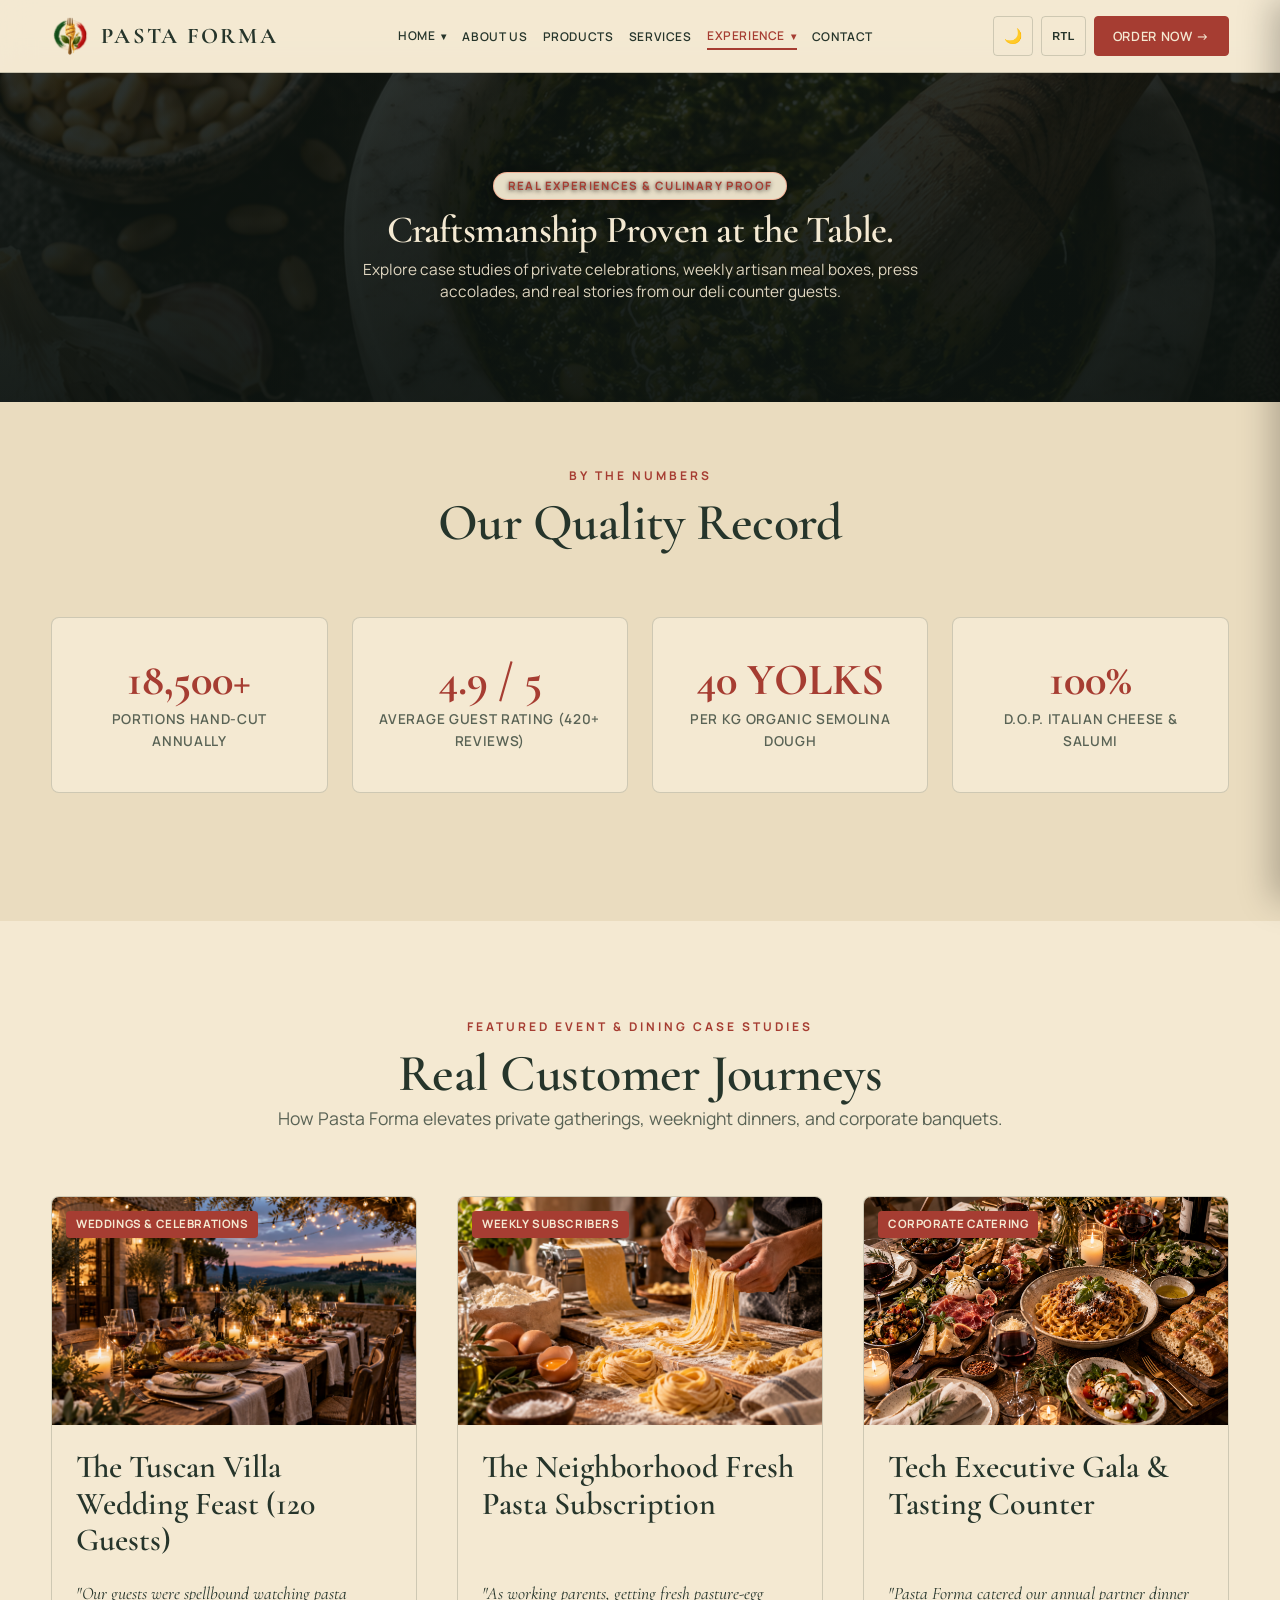
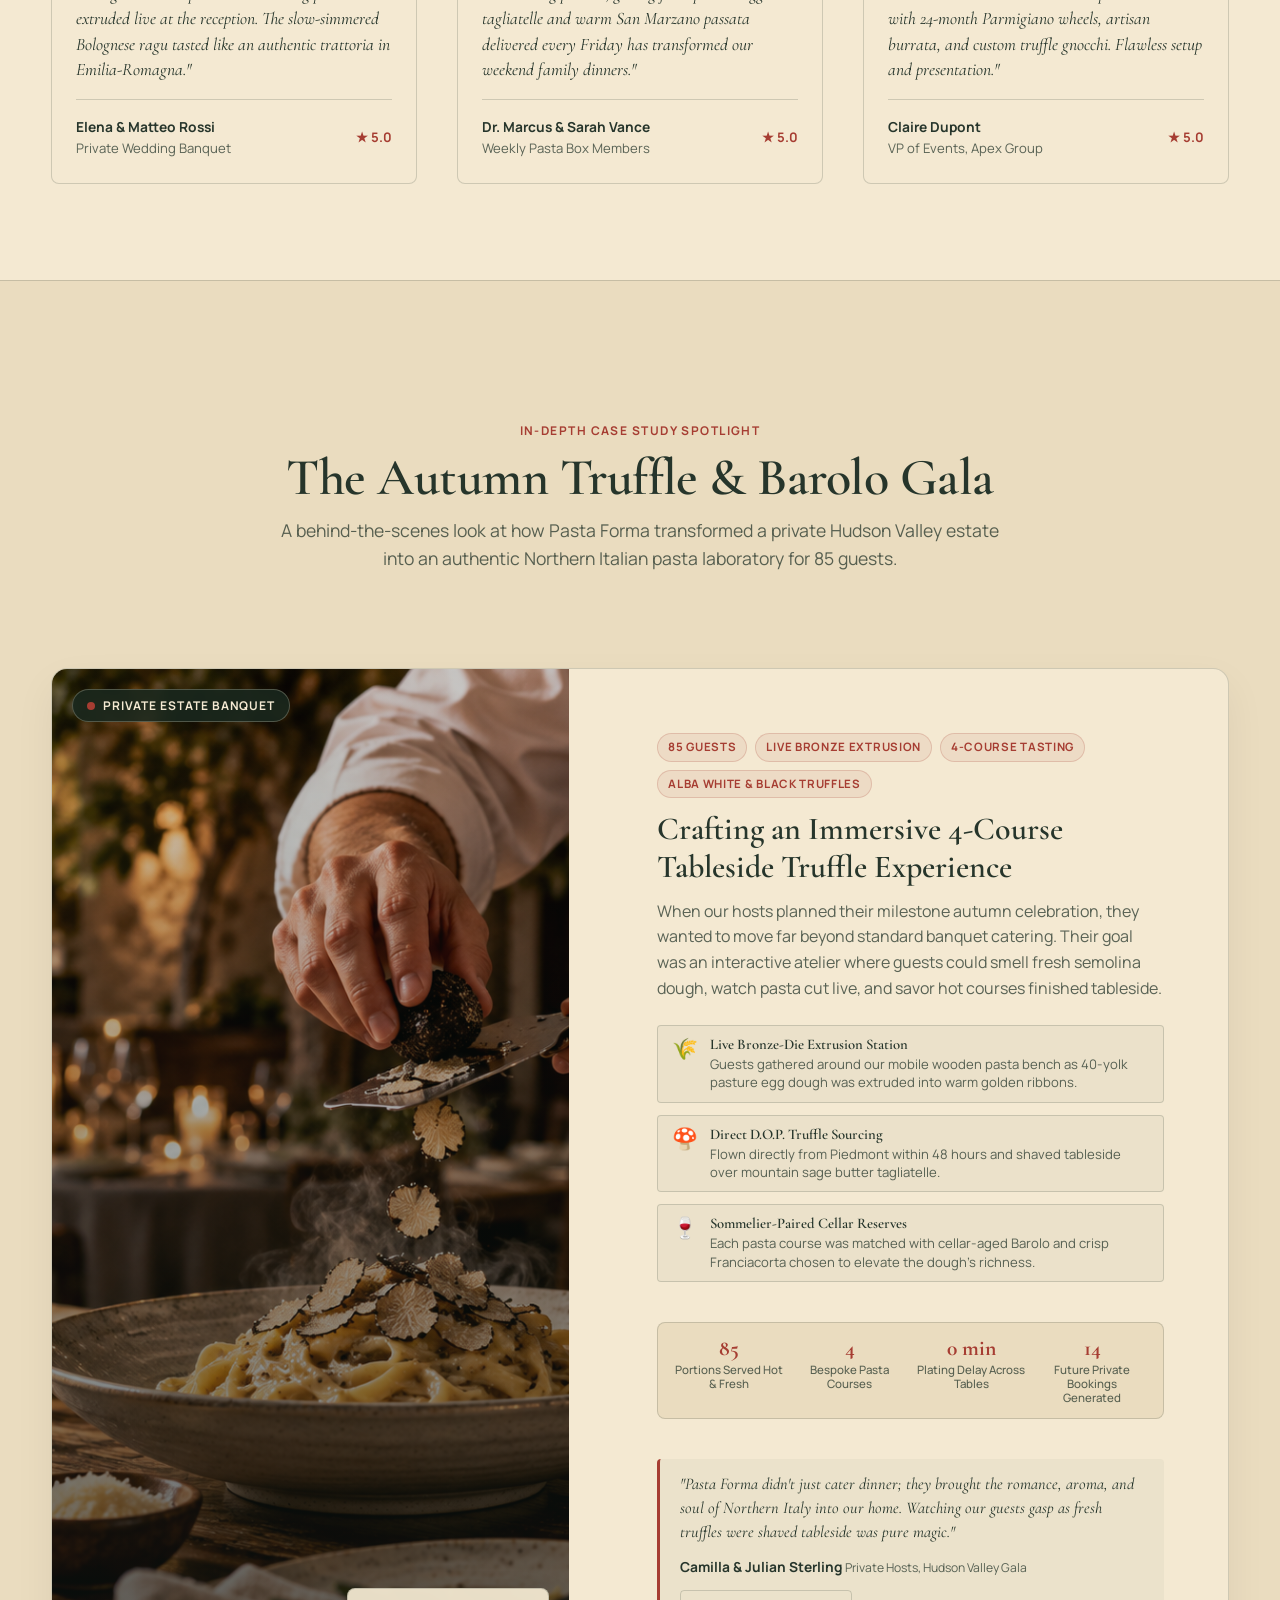
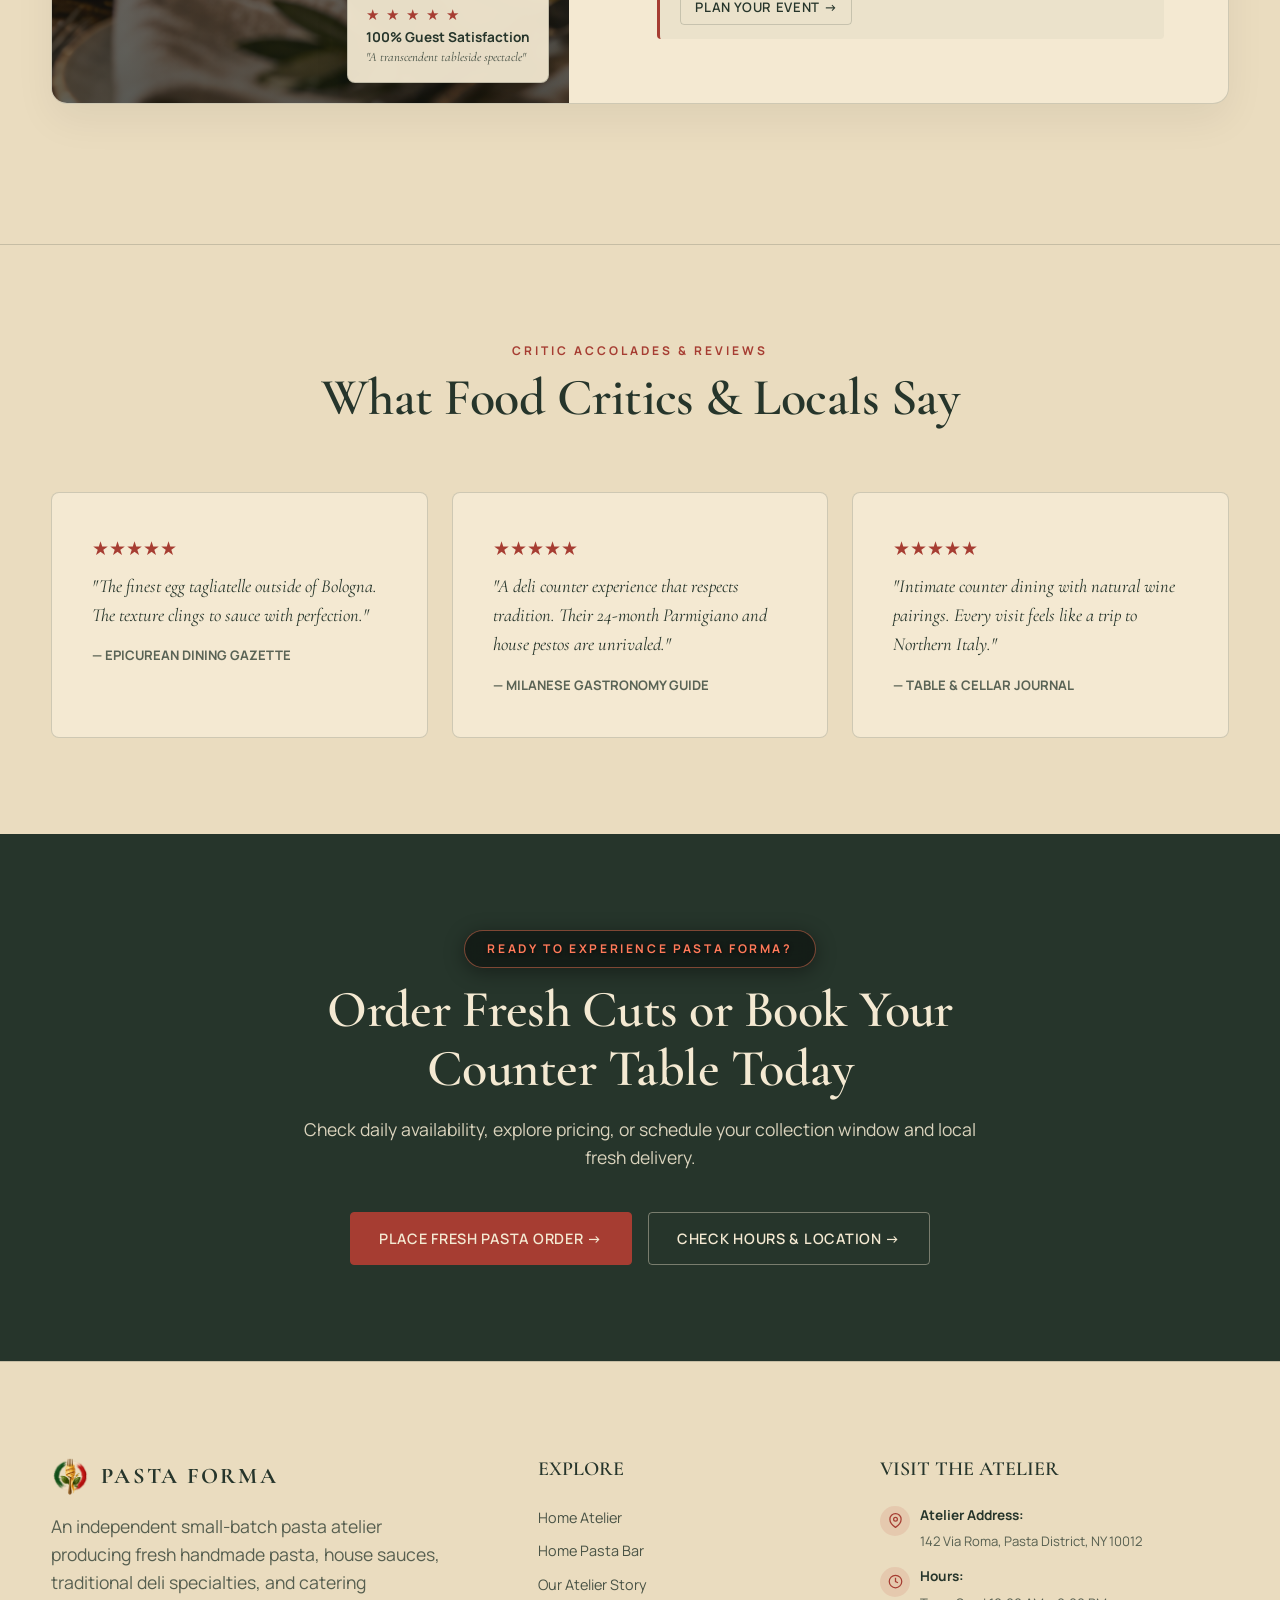
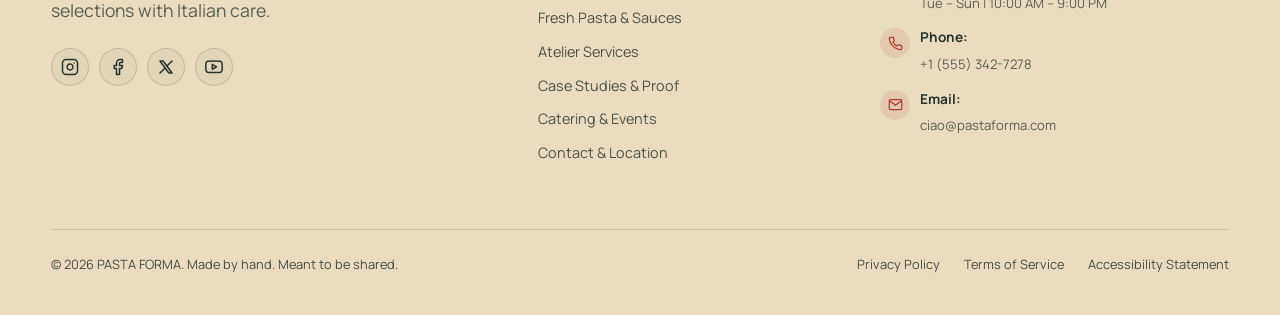
<file: case studies.html>
<!DOCTYPE html>
<html lang="en" dir="ltr" data-theme="light">
<head>
  <meta charset="UTF-8">
  <meta name="viewport" content="width=device-width, initial-scale=1.0">
  <title>Case Studies & Proof | Real Experiences | Pasta Forma</title>
  <meta name="description" content="Discover real customer experiences, event case studies, press reviews, and proof of artisan quality at Pasta Forma Italian Deli & Pasta Bar.">

  <!-- Favicon -->
  <link rel="icon" type="image/svg+xml" href="assets/images/favicon.svg">

  <!-- Open Graph -->
  <meta property="og:type" content="website">
  <meta property="og:title" content="Case Studies & Proof | Real Experiences | Pasta Forma">
  <meta property="og:description" content="Read real customer reviews, event case studies, and culinary endorsements.">
  <meta property="og:image" content="assets/images/15.png">

  <!-- Stylesheet -->
  <link rel="stylesheet" href="assets/css/style.css">
  <style>
    .case-study-title {
      min-height: 3.75em !important;
      margin-bottom: 12px !important;
    }
    @media (max-width: 767px) {
      .case-study-title {
        min-height: auto !important;
      }
    }
  </style>
</head>
<body>

    <!-- GLOBAL NAVBAR -->
  <header class="site-navbar">
    <div class="container nav-container">
      <a href="index.html" class="brand-logo" aria-label="Pasta Forma Home">
        <img src="assets/images/logo.svg" alt="Pasta Forma Logo" class="logo-mark">
        <div class="brand-text">
          <span class="brand-name">PASTA FORMA</span>
        </div>
      </a>

      <!-- Desktop Nav Links -->
      <ul class="nav-menu-desktop" role="menubar">
        <li role="none" class="nav-dropdown">
          <a href="index.html" class="nav-link dropdown-toggle" role="menuitem" aria-haspopup="true" aria-expanded="false">
            Home <span class="nav-caret">▾</span>
          </a>
          <ul class="dropdown-menu">
            <li><a href="index.html" class="dropdown-link">Home 1</a></li>
            <li><a href="home2.html" class="dropdown-link">Home 2</a></li>
          </ul>
        </li>
        <li role="none"><a href="about.html" class="nav-link" role="menuitem">About Us</a></li>
        <li role="none"><a href="products.html" class="nav-link" role="menuitem">Products</a></li>
        <li role="none"><a href="deli-counter.html" class="nav-link" role="menuitem">Services</a></li>
        <li role="none" class="nav-dropdown">
          <a href="case-studies.html" class="nav-link dropdown-toggle" role="menuitem" aria-haspopup="true" aria-expanded="false">
            Experience <span class="nav-caret">▾</span>
          </a>
          <ul class="dropdown-menu">
            <li><a href="case-studies.html" class="dropdown-link">Case Studies & Proof</a></li>
            <li><a href="catering.html" class="dropdown-link">Events & Catering</a></li>
          </ul>
        </li>
        <li role="none"><a href="contact.html" class="nav-link" role="menuitem">Contact</a></li>
      </ul>

      <!-- Desktop Controls & CTA -->
      <div class="nav-actions-desktop">
        <button class="control-btn theme-toggle-btn" title="Toggle Light/Dark Theme" aria-label="Toggle Theme">🌙</button>
        <button class="control-btn rtl-toggle-btn" title="Toggle Layout Direction" aria-label="Toggle RTL">RTL</button>
        <button class="btn btn-primary" data-modal="order">Order Now →</button>
      </div>

      <!-- Hamburger Button (Mobile Only) -->
      <button class="hamburger-btn" aria-label="Open Mobile Menu" aria-expanded="false" aria-controls="mobileDrawer">
        <span></span>
        <span></span>
        <span></span>
      </button>
    </div>
  </header>

    <!-- MOBILE MENU DRAWER -->
  <div class="mobile-drawer" id="mobileDrawer" aria-hidden="true">
    <div class="mobile-drawer-header">
      <span class="mobile-drawer-title">Navigation</span>
      <button class="mobile-drawer-close-btn" aria-label="Close menu">&times;</button>
    </div>

    <ul class="mobile-drawer-nav">
      <li class="mobile-nav-dropdown">
        <button class="mobile-nav-toggle" aria-expanded="false">
          <span>Home</span>
          <span class="mobile-caret">▾</span>
        </button>
        <ul class="mobile-submenu">
          <li><a href="index.html" class="mobile-nav-link">Home 1</a></li>
          <li><a href="home2.html" class="mobile-nav-link">Home 2</a></li>
        </ul>
      </li>
      <li><a href="about.html" class="mobile-nav-link">About Us</a></li>
      <li><a href="products.html" class="mobile-nav-link">Products</a></li>
      <li><a href="deli-counter.html" class="mobile-nav-link">Services</a></li>
      <li class="mobile-nav-dropdown">
        <button class="mobile-nav-toggle" aria-expanded="false">
          <span>Experience</span>
          <span class="mobile-caret">▾</span>
        </button>
        <ul class="mobile-submenu">
          <li><a href="case-studies.html" class="mobile-nav-link">Case Studies & Proof</a></li>
          <li><a href="catering.html" class="mobile-nav-link">Events & Catering</a></li>
        </ul>
      </li>
      <li><a href="contact.html" class="mobile-nav-link">Contact</a></li>
    </ul>

    <div class="mobile-drawer-footer">
      <div class="mobile-controls-centered">
        <button class="control-btn theme-toggle-btn" title="Toggle Light/Dark Theme" aria-label="Toggle Theme">🌙</button>
        <button class="control-btn rtl-toggle-btn" title="Toggle Layout Direction" aria-label="Toggle RTL">RTL</button>
      </div>
      <button class="btn btn-primary" data-modal="order" style="width: 100%;">Order Now →</button>
    </div>
  </div>

  <main id="mainContent">

    <!-- PAGE HERO -->
    <section class="page-hero-compact" style="background: linear-gradient(rgba(15, 22, 18, 0.78), rgba(15, 22, 18, 0.88)), url('assets/images/15.png') center/cover no-repeat;">
      <div class="container reveal-on-scroll">
        <span class="eyebrow hero-eyebrow-badge">REAL EXPERIENCES & CULINARY PROOF</span>
        <h1 class="h1-editorial" style="color: var(--pasta-cream);">Craftsmanship Proven at the Table.</h1>
        <p style="color: rgba(244, 233, 210, 0.9);">
          Explore case studies of private celebrations, weekly artisan meal boxes, press accolades, and real stories from our deli counter guests.
        </p>
      </div>
    </section>

    <!-- PROOF METRICS BANNER -->
    <section style="background-color: var(--bg-secondary); padding-block: var(--space-xl);">
      <div class="container">
        <div class="selector-header reveal-on-scroll">
          <span class="eyebrow">BY THE NUMBERS</span>
          <h2 class="h2-editorial">Our Quality Record</h2>
        </div>

        <div class="proof-stats-banner reveal-on-scroll">
          <div class="proof-stat-card">
            <div class="proof-number">18,500+</div>
            <div class="proof-label">Portions Hand-Cut Annually</div>
          </div>
          <div class="proof-stat-card">
            <div class="proof-number">4.9 / 5</div>
            <div class="proof-label">Average Guest Rating (420+ Reviews)</div>
          </div>
          <div class="proof-stat-card">
            <div class="proof-number">40 YOLKS</div>
            <div class="proof-label">Per kg Organic Semolina Dough</div>
          </div>
          <div class="proof-stat-card">
            <div class="proof-number">100%</div>
            <div class="proof-label">D.O.P. Italian Cheese & Salumi</div>
          </div>
        </div>
      </div>
    </section>

    <!-- CASE STUDIES SECTION -->
    <section style="padding-block: var(--space-2xl);">
      <div class="container">
        <div class="selector-header reveal-on-scroll">
          <span class="eyebrow">FEATURED EVENT & DINING CASE STUDIES</span>
          <h2 class="h2-editorial">Real Customer Journeys</h2>
          <p style="margin-inline: auto;">How Pasta Forma elevates private gatherings, weeknight dinners, and corporate banquets.</p>
        </div>

        <div style="display: grid; grid-template-columns: repeat(auto-fit, minmax(320px, 1fr)); gap: var(--space-lg); margin-top: var(--space-xl);">

          <!-- CASE STUDY 1 -->
          <article class="case-study-card reveal-on-scroll">
            <div class="case-study-img-wrap">
              <img src="assets/images/20.png" alt="Country Villa Italian Wedding Feast with live pasta maker station and long table under evening lights" loading="lazy">
              <span class="case-study-badge">Weddings & Celebrations</span>
            </div>
            <div class="case-study-body">
              <h3 class="h3-editorial case-study-title" style="min-height: 3.75em; margin-bottom: 12px;">The Tuscan Villa Wedding Feast (120 Guests)</h3>
              <p class="case-study-quote">
                "Our guests were spellbound watching pasta extruded live at the reception. The slow-simmered Bolognese ragu tasted like an authentic trattoria in Emilia-Romagna."
              </p>
              <div class="case-study-author">
                <div>
                  <div class="author-name">Elena & Matteo Rossi</div>
                  <div class="author-role">Private Wedding Banquet</div>
                </div>
                <span style="color: var(--tomato-red); font-weight: 700;">★ 5.0</span>
              </div>
            </div>
          </article>

          <!-- CASE STUDY 2 -->
          <article class="case-study-card reveal-on-scroll">
            <div class="case-study-img-wrap">
              <img src="assets/images/26.png" alt="Fresh artisan pasture-egg tagliatelle ribbons and pasta nests for weekly home delivery" loading="lazy">
              <span class="case-study-badge">Weekly Subscribers</span>
            </div>
            <div class="case-study-body">
              <h3 class="h3-editorial case-study-title" style="min-height: 3.75em; margin-bottom: 12px;">The Neighborhood Fresh Pasta Subscription</h3>
              <p class="case-study-quote">
                "As working parents, getting fresh pasture-egg tagliatelle and warm San Marzano passata delivered every Friday has transformed our weekend family dinners."
              </p>
              <div class="case-study-author">
                <div>
                  <div class="author-name">Dr. Marcus & Sarah Vance</div>
                  <div class="author-role">Weekly Pasta Box Members</div>
                </div>
                <span style="color: var(--tomato-red); font-weight: 700;">★ 5.0</span>
              </div>
            </div>
          </article>

          <!-- CASE STUDY 3 -->
          <article class="case-study-card reveal-on-scroll">
            <div class="case-study-img-wrap">
              <img src="assets/images/22.png" alt="Italian deli charcuterie platter with aged prosciutto di parma and cheeses" loading="lazy">
              <span class="case-study-badge">Corporate Catering</span>
            </div>
            <div class="case-study-body">
              <h3 class="h3-editorial case-study-title" style="min-height: 3.75em; margin-bottom: 12px;">Tech Executive Gala &amp; Tasting Counter</h3>
              <p class="case-study-quote">
                "Pasta Forma catered our annual partner dinner with 24-month Parmigiano wheels, artisan burrata, and custom truffle gnocchi. Flawless setup and presentation."
              </p>
              <div class="case-study-author">
                <div>
                  <div class="author-name">Claire Dupont</div>
                  <div class="author-role">VP of Events, Apex Group</div>
                </div>
                <span style="color: var(--tomato-red); font-weight: 700;">★ 5.0</span>
              </div>
            </div>
          </article>

        </div>
      </div>
    </section>

    <!-- NEW SECTION: IN-DEPTH CASE STUDY SPOTLIGHT -->
    <section class="case-spotlight-section">
      <div class="container">
        <!-- Section Header -->
        <div class="selector-header reveal-on-scroll" style="text-align: center; max-width: 760px; margin-inline: auto; margin-bottom: var(--space-2xl);">
          <span class="eyebrow" style="letter-spacing: 0.12em;">IN-DEPTH CASE STUDY SPOTLIGHT</span>
          <h2 class="h2-editorial" style="margin-bottom: var(--space-xs);">The Autumn Truffle &amp; Barolo Gala</h2>
          <p style="margin-inline: auto;">A behind-the-scenes look at how Pasta Forma transformed a private Hudson Valley estate into an authentic Northern Italian pasta laboratory for 85 guests.</p>
        </div>

        <!-- Spotlight Grid Card -->
        <div class="spotlight-card reveal-on-scroll">
          <!-- Left: High Impact Visual Media -->
          <div class="spotlight-media-wrap">
            <img src="assets/images/21.png" alt="Chef shaving fresh black truffle tableside for guests at Villa Bellaria gala" loading="lazy">
            <div class="spotlight-overlay-gradient"></div>
            
            <div class="spotlight-floating-badge">
              <span class="badge-dot"></span> PRIVATE ESTATE BANQUET
            </div>

            <div class="spotlight-floating-stat-card">
              <div class="stat-rating">★ ★ ★ ★ ★</div>
              <div class="stat-highlight">100% Guest Satisfaction</div>
              <div class="stat-sub">"A transcendent tableside spectacle"</div>
            </div>
          </div>

          <!-- Right: Editorial Narrative Content -->
          <div class="spotlight-content-wrap">
            <div class="spotlight-meta-tags">
              <span class="spotlight-tag">85 Guests</span>
              <span class="spotlight-tag">Live Bronze Extrusion</span>
              <span class="spotlight-tag">4-Course Tasting</span>
              <span class="spotlight-tag">Alba White &amp; Black Truffles</span>
            </div>

            <h3 class="h3-editorial spotlight-title">Crafting an Immersive 4-Course Tableside Truffle Experience</h3>
            
            <p class="spotlight-lead">
              When our hosts planned their milestone autumn celebration, they wanted to move far beyond standard banquet catering. Their goal was an interactive atelier where guests could smell fresh semolina dough, watch pasta cut live, and savor hot courses finished tableside.
            </p>

            <!-- 3 Pillars Grid -->
            <div class="spotlight-pillars-grid">
              <div class="spotlight-pillar-card">
                <span class="pillar-icon">🌾</span>
                <div class="pillar-content">
                  <h4>Live Bronze-Die Extrusion Station</h4>
                  <p>Guests gathered around our mobile wooden pasta bench as 40-yolk pasture egg dough was extruded into warm golden ribbons.</p>
                </div>
              </div>

              <div class="spotlight-pillar-card">
                <span class="pillar-icon">🍄</span>
                <div class="pillar-content">
                  <h4>Direct D.O.P. Truffle Sourcing</h4>
                  <p>Flown directly from Piedmont within 48 hours and shaved tableside over mountain sage butter tagliatelle.</p>
                </div>
              </div>

              <div class="spotlight-pillar-card">
                <span class="pillar-icon">🍷</span>
                <div class="pillar-content">
                  <h4>Sommelier-Paired Cellar Reserves</h4>
                  <p>Each pasta course was matched with cellar-aged Barolo and crisp Franciacorta chosen to elevate the dough's richness.</p>
                </div>
              </div>
            </div>

            <!-- Measurable Outcomes Strip -->
            <div class="spotlight-results-strip">
              <div class="result-item">
                <span class="result-number">85</span>
                <span class="result-label">Portions Served Hot &amp; Fresh</span>
              </div>
              <div class="result-item">
                <span class="result-number">4</span>
                <span class="result-label">Bespoke Pasta Courses</span>
              </div>
              <div class="result-item">
                <span class="result-number">0 min</span>
                <span class="result-label">Plating Delay Across Tables</span>
              </div>
              <div class="result-item">
                <span class="result-number">14</span>
                <span class="result-label">Future Private Bookings Generated</span>
              </div>
            </div>

            <!-- Host Testimonial Quote -->
            <div class="spotlight-quote-card">
              <p class="quote-text">
                "Pasta Forma didn't just cater dinner; they brought the romance, aroma, and soul of Northern Italy into our home. Watching our guests gasp as fresh truffles were shaved tableside was pure magic."
              </p>
              <div class="quote-author-row">
                <div class="author-details">
                  <strong class="author-name">Camilla &amp; Julian Sterling</strong>
                  <span class="author-title">Private Hosts, Hudson Valley Gala</span>
                </div>
                <a href="catering.html" class="btn btn-secondary" style="font-size: 0.82rem; padding: 6px 14px;">Plan Your Event →</a>
              </div>
            </div>

          </div>
        </div>
      </div>
    </section>

    <!-- PRESS & TESTIMONIALS -->
    <section style="background-color: var(--bg-secondary); padding-block: var(--space-2xl);">
      <div class="container">
        <div class="selector-header reveal-on-scroll">
          <span class="eyebrow">CRITIC ACCOLADES & REVIEWS</span>
          <h2 class="h2-editorial">What Food Critics & Locals Say</h2>
        </div>

        <div style="display: grid; grid-template-columns: repeat(auto-fit, minmax(280px, 1fr)); gap: var(--space-md); margin-top: var(--space-xl);">
          <div style="background: var(--bg-primary); padding: var(--space-lg); border-radius: var(--radius-md); border: 1px solid var(--border-color);" class="reveal-on-scroll">
            <div style="color: var(--tomato-red); font-size: 1.2rem; margin-bottom: 8px;">★★★★★</div>
            <p style="font-style: italic; font-family: var(--font-serif); font-size: 1.15rem; margin-bottom: 12px; color: var(--text-primary);">
              "The finest egg tagliatelle outside of Bologna. The texture clings to sauce with perfection."
            </p>
            <span style="font-size: 0.82rem; font-weight: 700; text-transform: uppercase; color: var(--text-muted);">— Epicurean Dining Gazette</span>
          </div>

          <div style="background: var(--bg-primary); padding: var(--space-lg); border-radius: var(--radius-md); border: 1px solid var(--border-color);" class="reveal-on-scroll">
            <div style="color: var(--tomato-red); font-size: 1.2rem; margin-bottom: 8px;">★★★★★</div>
            <p style="font-style: italic; font-family: var(--font-serif); font-size: 1.15rem; margin-bottom: 12px; color: var(--text-primary);">
              "A deli counter experience that respects tradition. Their 24-month Parmigiano and house pestos are unrivaled."
            </p>
            <span style="font-size: 0.82rem; font-weight: 700; text-transform: uppercase; color: var(--text-muted);">— Milanese Gastronomy Guide</span>
          </div>

          <div style="background: var(--bg-primary); padding: var(--space-lg); border-radius: var(--radius-md); border: 1px solid var(--border-color);" class="reveal-on-scroll">
            <div style="color: var(--tomato-red); font-size: 1.2rem; margin-bottom: 8px;">★★★★★</div>
            <p style="font-style: italic; font-family: var(--font-serif); font-size: 1.15rem; margin-bottom: 12px; color: var(--text-primary);">
              "Intimate counter dining with natural wine pairings. Every visit feels like a trip to Northern Italy."
            </p>
            <span style="font-size: 0.82rem; font-weight: 700; text-transform: uppercase; color: var(--text-muted);">— Table & Cellar Journal</span>
          </div>
        </div>
      </div>
    </section>

    <!-- CALL TO ACTION FOR RESERVATION & DELIVERY -->
    <section style="padding-block: var(--space-2xl); text-align: center; background: var(--olive-charcoal); color: var(--pasta-cream);">
      <div class="container reveal-on-scroll" style="max-width: 800px;">
        <span class="eyebrow hero-eyebrow-badge" style="margin-bottom: 12px;">READY TO EXPERIENCE PASTA FORMA?</span>
        <h2 class="h2-editorial" style="color: var(--pasta-cream); margin-bottom: var(--space-sm);">Order Fresh Cuts or Book Your Counter Table Today</h2>
        <p style="color: rgba(244, 233, 210, 0.88); margin-bottom: var(--space-lg); margin-inline: auto;">
          Check daily availability, explore pricing, or schedule your collection window and local fresh delivery.
        </p>
        <div style="display: flex; gap: var(--space-sm); justify-content: center; flex-wrap: wrap;">
          <button class="btn btn-primary" data-modal="order">Place Fresh Pasta Order →</button>
          <a href="contact.html" class="btn btn-secondary" style="color: var(--pasta-cream); border-color: rgba(244, 233, 210, 0.4);">Check Hours & Location →</a>
        </div>
      </div>
    </section>

  </main>

  <!-- GLOBAL FOOTER -->
  <footer class="site-footer">
    <div class="container">
      <div class="footer-grid">
        <div class="footer-brand">
          <a href="index.html" class="brand-logo" aria-label="Pasta Forma Home" style="margin-bottom: var(--space-xs);">
            <img src="assets/images/logo.svg" alt="Pasta Forma Logo" class="logo-mark">
            <div class="brand-text">
              <span class="brand-name" style="color: var(--pasta-cream);">PASTA FORMA</span>
            </div>
          </a>
          <p>
            An independent small-batch pasta atelier producing fresh handmade pasta, house sauces, traditional deli specialties, and catering selections with Italian care.
          </p>
          <div class="footer-social-bar">
            <a href="#" class="footer-social-icon" aria-label="Instagram" title="Instagram">
              <svg width="18" height="18" viewBox="0 0 24 24" fill="none" stroke="currentColor" stroke-width="2" stroke-linecap="round" stroke-linejoin="round"><rect x="2" y="2" width="20" height="20" rx="5" ry="5"/><path d="M16 11.37A4 4 0 1 1 12.63 8 4 4 0 0 1 16 11.37z"/><line x1="17.5" y1="6.5" x2="17.51" y2="6.5"/></svg>
            </a>
            <a href="#" class="footer-social-icon" aria-label="Facebook" title="Facebook">
              <svg width="18" height="18" viewBox="0 0 24 24" fill="none" stroke="currentColor" stroke-width="2" stroke-linecap="round" stroke-linejoin="round"><path d="M18 2h-3a5 5 0 0 0-5 5v3H7v4h3v8h4v-8h3l1-4h-4V7a1 1 0 0 1 1-1h3z"/></svg>
            </a>
            <a href="#" class="footer-social-icon" aria-label="X (Twitter)" title="X (Twitter)">
              <svg width="18" height="18" viewBox="0 0 24 24" fill="none" stroke="currentColor" stroke-width="2" stroke-linecap="round" stroke-linejoin="round"><path d="M4 4l11.733 16h4.267l-11.733 -16z"/><path d="M4 20l6.768 -6.768m2.46 -2.46l6.772 -6.772"/></svg>
            </a>
            <a href="#" class="footer-social-icon" aria-label="YouTube" title="YouTube">
              <svg width="18" height="18" viewBox="0 0 24 24" fill="none" stroke="currentColor" stroke-width="2" stroke-linecap="round" stroke-linejoin="round"><path d="M22.54 6.42a2.78 2.78 0 0 0-1.94-2C18.88 4 12 4 12 4s-6.88 0-8.6.46a2.78 2.78 0 0 0-1.94 2A29 29 0 0 0 1 11.75a29 29 0 0 0 .46 5.33A2.78 2.78 0 0 0 3.4 19c1.72.46 8.6.46 8.6.46s6.88 0 8.6-.46a2.78 2.78 0 0 0 1.94-2 29 29 0 0 0 .46-5.25 29 29 0 0 0-.46-5.33z"/><polygon points="9.75 15.02 15.5 11.75 9.75 8.48 9.75 15.02"/></svg>
            </a>
          </div>
        </div>

        <div>
          <h4 class="footer-title">EXPLORE</h4>
          <ul class="footer-links">
            <li><a href="index.html">Home Atelier</a></li>
            <li><a href="home2.html">Home Pasta Bar</a></li>
            <li><a href="about.html">Our Atelier Story</a></li>
            <li><a href="products.html">Fresh Pasta & Sauces</a></li>
            <li><a href="deli-counter.html">Atelier Services</a></li>
            <li><a href="case-studies.html">Case Studies & Proof</a></li>
            <li><a href="catering.html">Catering & Events</a></li>
            <li><a href="contact.html">Contact & Location</a></li>
          </ul>
        </div>

        <div>
          <h4 class="footer-title">VISIT THE ATELIER</h4>
          <ul style="list-style: none; padding: 0; margin: 0 0 var(--space-md) 0; display: flex; flex-direction: column; gap: 12px;">
            <li style="display: flex; align-items: flex-start; gap: 10px;">
              <span class="footer-icon-badge">
                <svg width="15" height="15" viewBox="0 0 24 24" fill="none" stroke="currentColor" stroke-width="2"><path d="M21 10c0 7-9 13-9 13s-9-6-9-13a9 9 0 0 1 18 0z"/><circle cx="12" cy="10" r="3"/></svg>
              </span>
              <div>
                <strong style="color: var(--text-primary); display: block; margin-bottom: 2px; font-size: 0.85rem;">Atelier Address:</strong>
                <span style="color: var(--text-muted); font-size: 0.82rem;">142 Via Roma, Pasta District, NY 10012</span>
              </div>
            </li>

            <li style="display: flex; align-items: flex-start; gap: 10px;">
              <span class="footer-icon-badge">
                <svg width="15" height="15" viewBox="0 0 24 24" fill="none" stroke="currentColor" stroke-width="2"><circle cx="12" cy="12" r="10"/><polyline points="12 6 12 12 16 14"/></svg>
              </span>
              <div>
                <strong style="color: var(--text-primary); display: block; margin-bottom: 2px; font-size: 0.85rem;">Hours:</strong>
                <span style="color: var(--text-muted); font-size: 0.82rem;">Tue – Sun | 10:00 AM – 9:00 PM</span>
              </div>
            </li>

            <li style="display: flex; align-items: flex-start; gap: 10px;">
              <span class="footer-icon-badge">
                <svg width="15" height="15" viewBox="0 0 24 24" fill="none" stroke="currentColor" stroke-width="2"><path d="M22 16.92v3a2 2 0 0 1-2.18 2 19.79 19.79 0 0 1-8.63-3.07 19.5 19.5 0 0 1-6-6 19.79 19.79 0 0 1-3.07-8.67A2 2 0 0 1 4.11 2h3a2 2 0 0 1 2 1.72 12.84 12.84 0 0 0 .7 2.81 2 2 0 0 1-.45 2.11L8.09 9.91a16 16 0 0 0 6 6l1.27-1.27a2 2 0 0 1 2.11-.45 12.84 12.84 0 0 0 2.81.7A2 2 0 0 1 22 16.92z"/></svg>
              </span>
              <div>
                <strong style="color: var(--text-primary); display: block; margin-bottom: 2px; font-size: 0.85rem;">Phone:</strong>
                <a href="tel:+15553427278" style="color: var(--text-muted); text-decoration: none; font-size: 0.82rem;">+1 (555) 342-7278</a>
              </div>
            </li>

            <li style="display: flex; align-items: flex-start; gap: 10px;">
              <span class="footer-icon-badge">
                <svg width="15" height="15" viewBox="0 0 24 24" fill="none" stroke="currentColor" stroke-width="2"><path d="M4 4h16c1.1 0 2 .9 2 2v12c0 1.1-.9 2-2 2H4c-1.1 0-2-.9-2-2V6c0-1.1.9-2 2-2z"/><polyline points="22,6 12,13 2,6"/></svg>
              </span>
              <div>
                <strong style="color: var(--text-primary); display: block; margin-bottom: 2px; font-size: 0.85rem;">Email:</strong>
                <a href="mailto:ciao@pastaforma.com" style="color: var(--text-muted); text-decoration: none; font-size: 0.82rem;">ciao@pastaforma.com</a>
              </div>
            </li>
          </ul>
        </div>
      </div>

      <div class="footer-bottom">
        <span>© 2026 PASTA FORMA. Made by hand. Meant to be shared.</span>
        <ul class="footer-bottom-links">
          <li><a href="#">Privacy Policy</a></li>
          <li><a href="#">Terms of Service</a></li>
          <li><a href="#">Accessibility Statement</a></li>
        </ul>
      </div>
    </div>
  </footer>


  <!-- GLOBAL MODAL BACKDROP CONTAINER -->
  <div class="modal-backdrop" aria-hidden="true" role="dialog" aria-modal="true">
    <div class="modal-card">
      <button class="modal-close-btn" aria-label="Close modal">&times;</button>
      <h3 class="h2-editorial modal-title" style="margin-bottom: var(--space-md); font-size: 1.8rem;">Enquiry Form</h3>
      <div class="modal-body-content">
        <!-- Content injected dynamically via modal.js -->
      </div>
    </div>
  </div>

  <!-- JavaScript Files -->
  <script src="assets/js/theme.js"></script>
  <script src="assets/js/navigation.js"></script>
  <script src="assets/js/main.js"></script>
  <script src="assets/js/modal.js"></script>
</body>
</html>
</file>
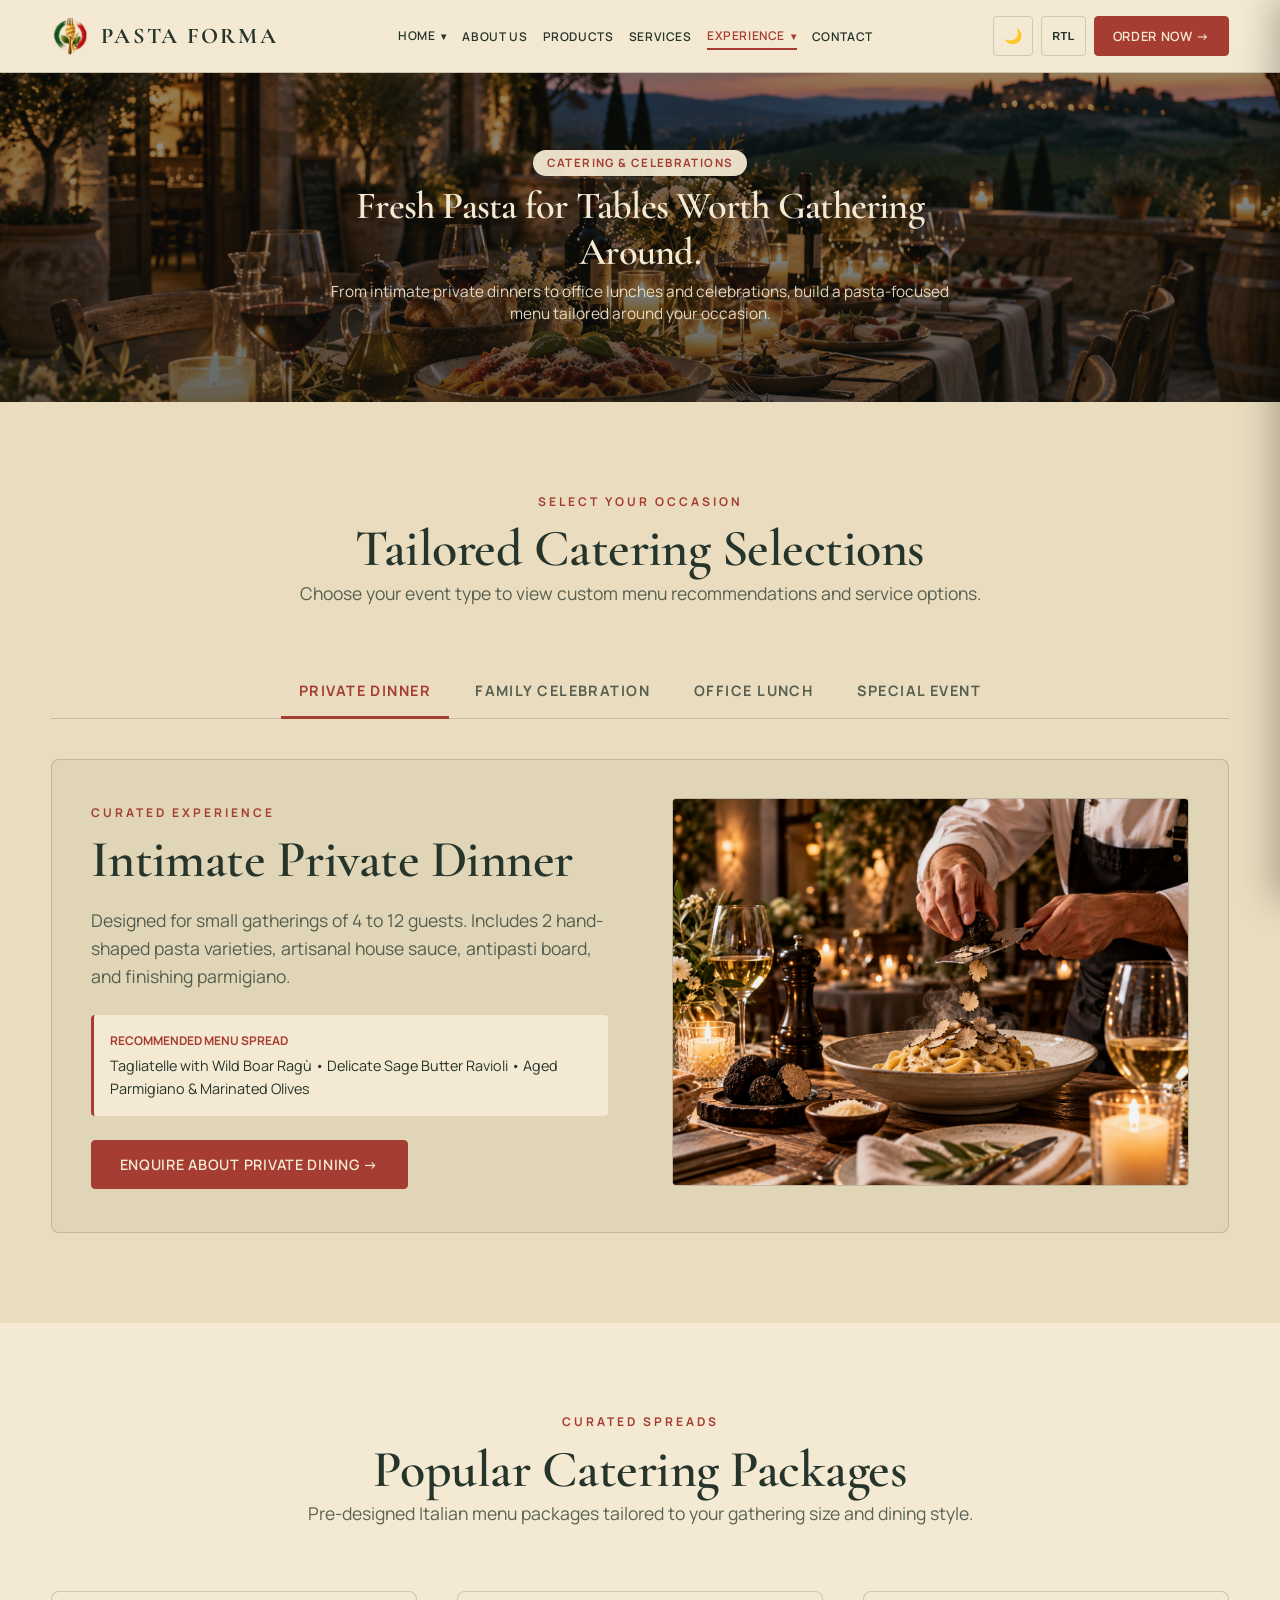
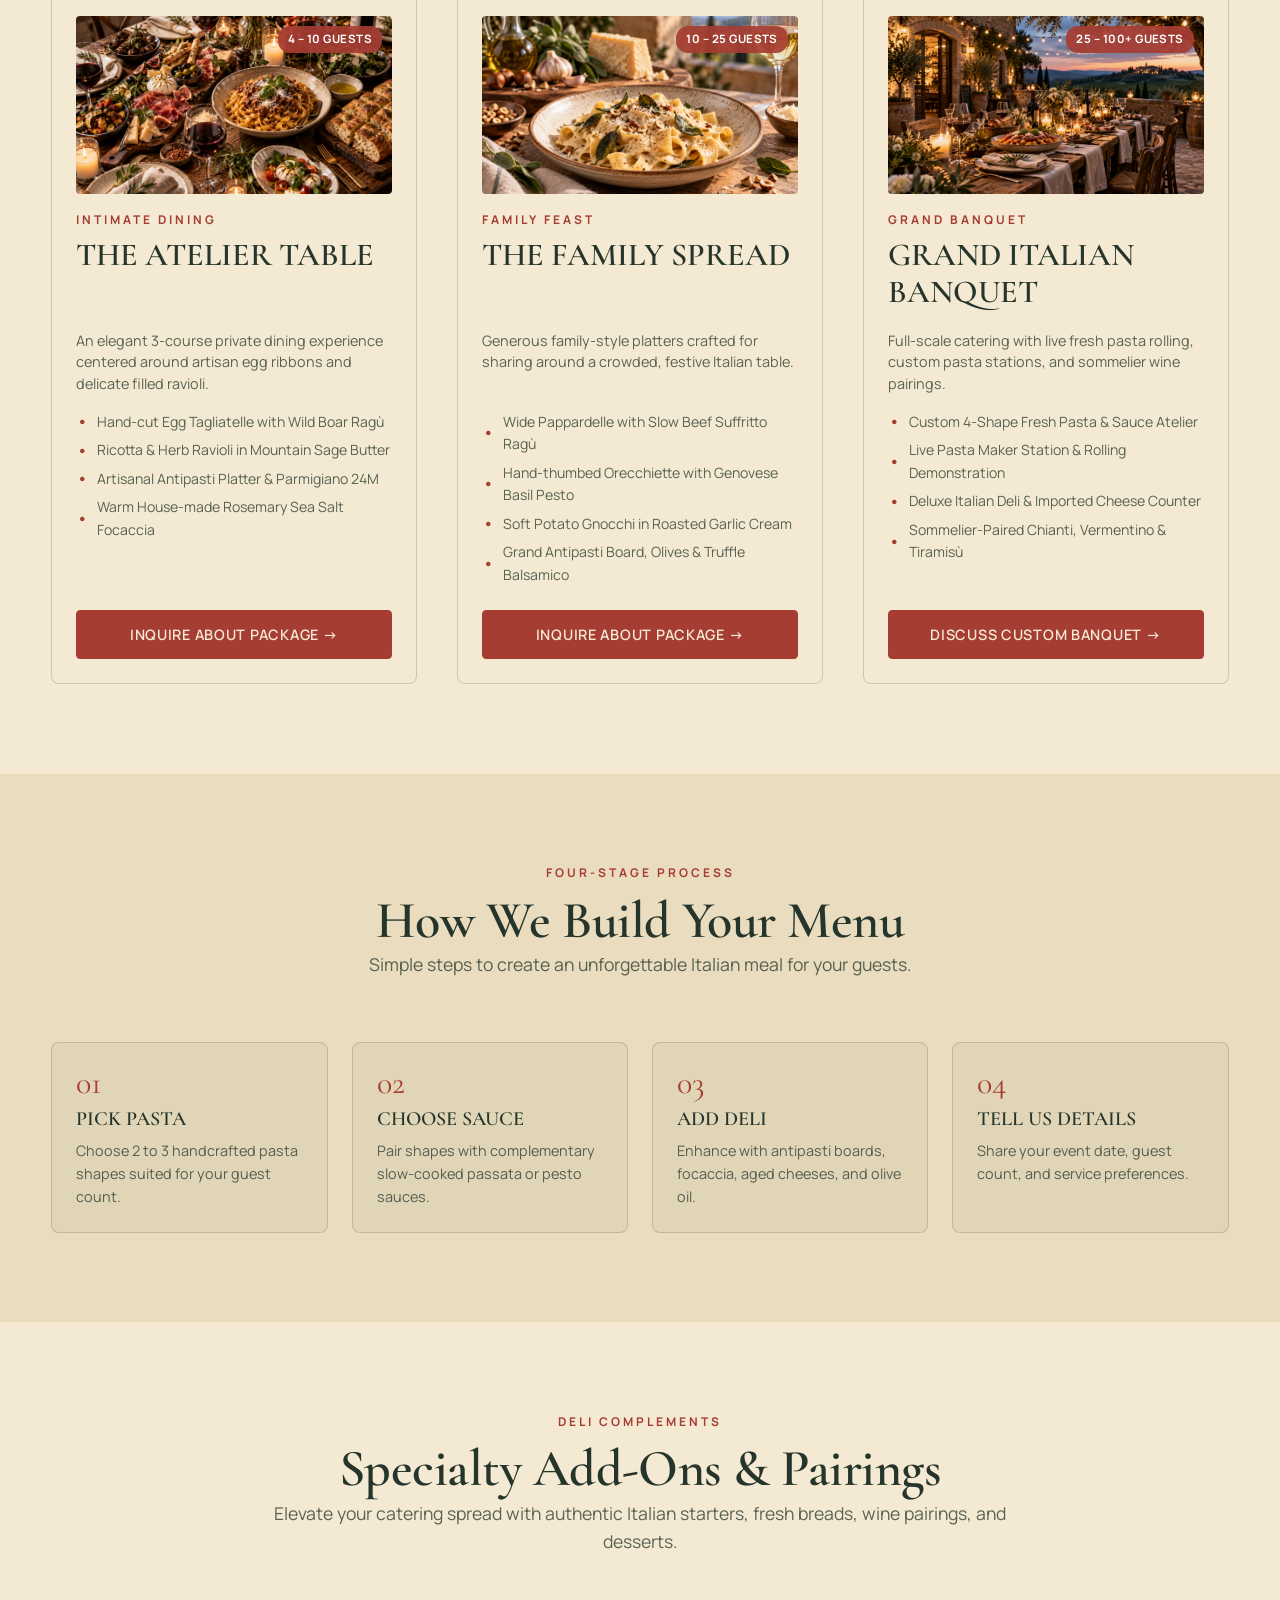
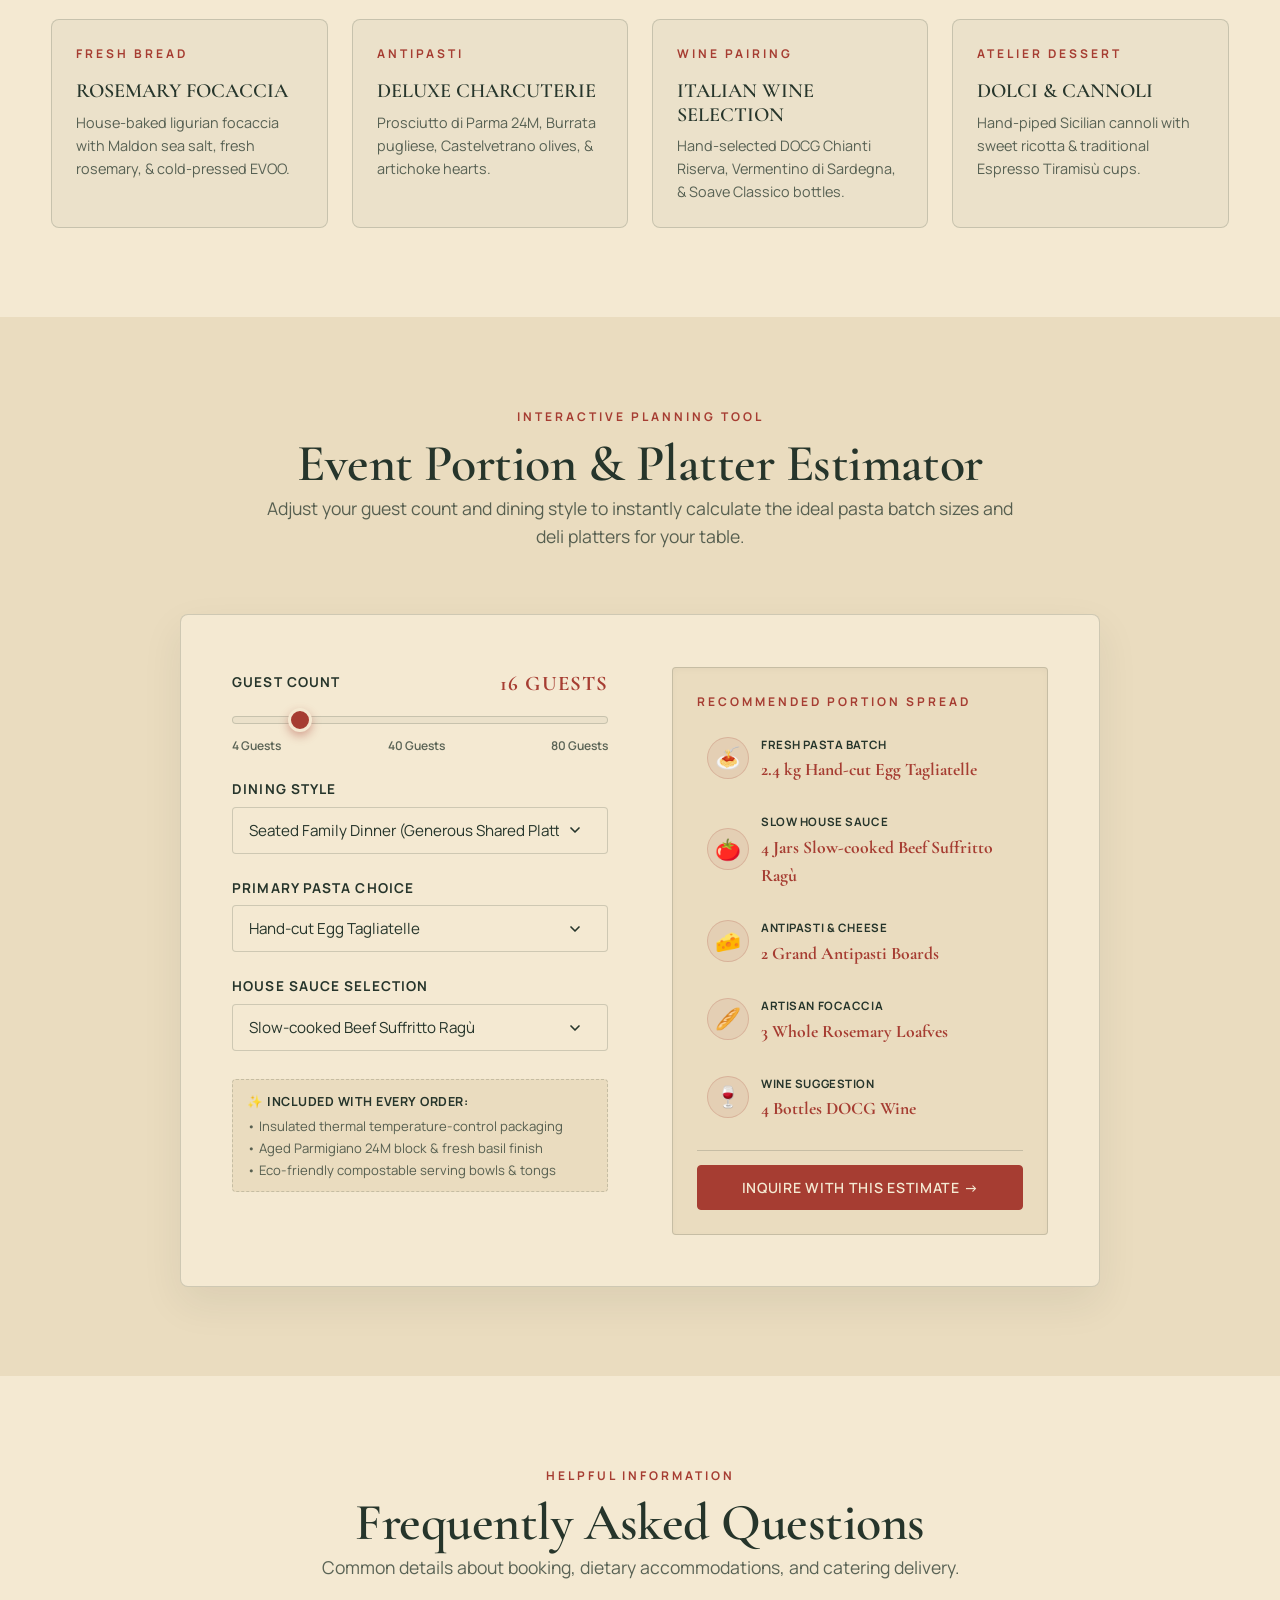
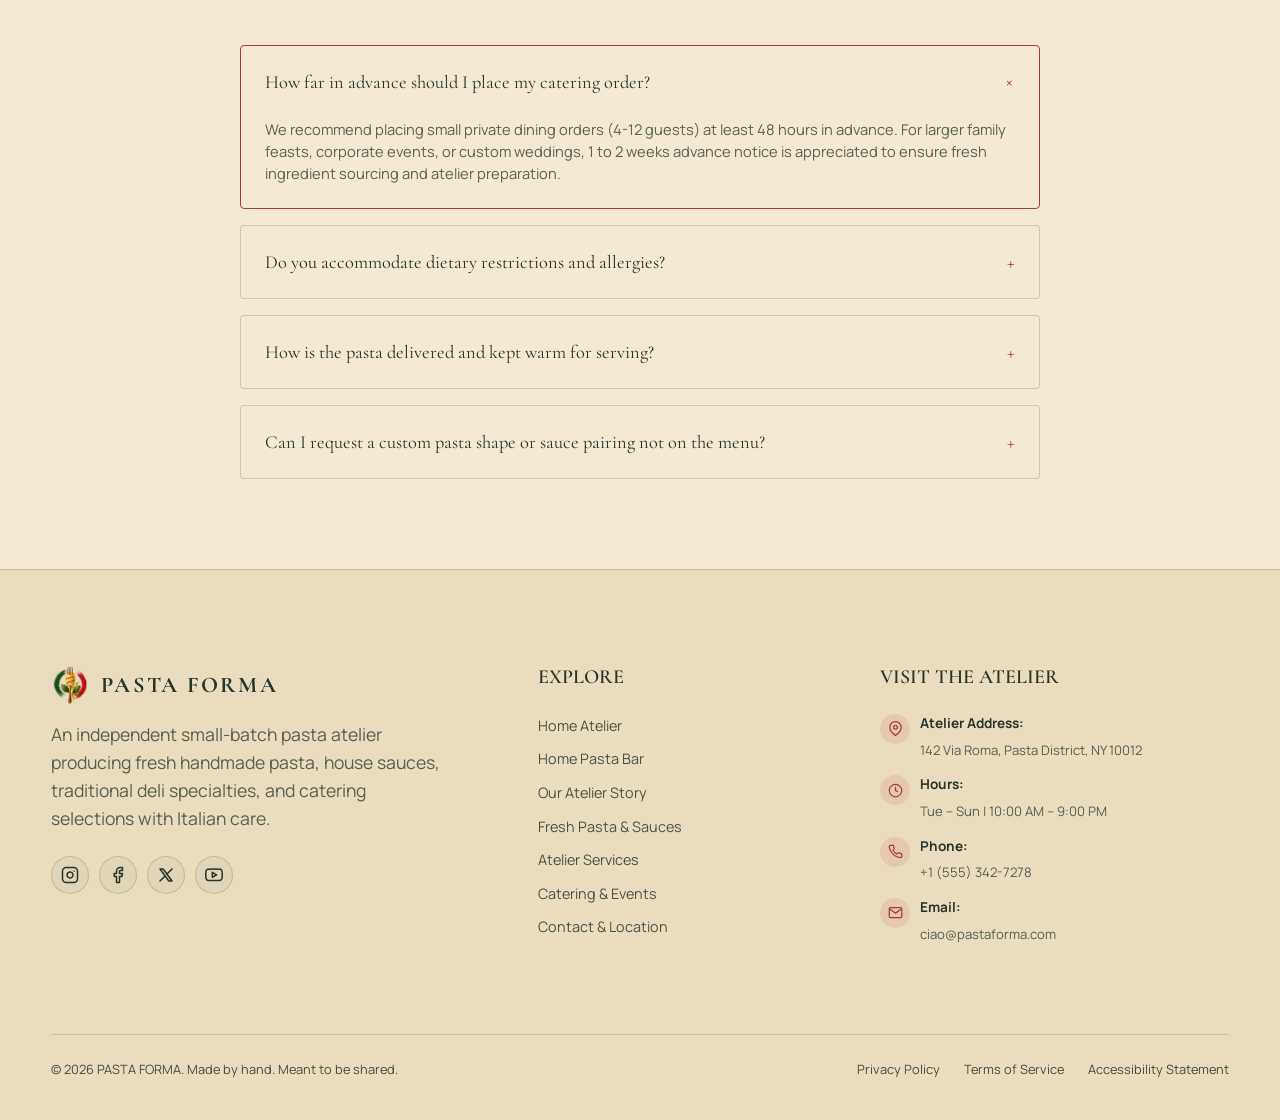
<file: catering.html>
<!DOCTYPE html>
<html lang="en" dir="ltr" data-theme="light">
<head>
  <meta charset="UTF-8">
  <meta name="viewport" content="width=device-width, initial-scale=1.0">
  <title>Pasta Catering & Event Orders | Pasta Forma</title>
  <meta name="description" content="Plan intimate private dinners, family gatherings, office lunches, or celebrations with handmade Italian pasta spreads and deli platters.">

  <!-- Favicon -->
  <link rel="icon" type="image/svg+xml" href="assets/images/favicon.svg">

  <!-- Open Graph -->
  <meta property="og:type" content="website">
  <meta property="og:title" content="Pasta Catering & Event Orders | Pasta Forma">
  <meta property="og:description" content="Fresh pasta for tables worth gathering around. Build a custom menu for your event.">
  <meta property="og:image" content="assets/images/catering-table.webp">

  <!-- Stylesheet -->
  <link rel="stylesheet" href="assets/css/style.css">
  <style>
    .package-title {
      min-height: 2.7em !important;
      margin-bottom: 6px !important;
      display: block;
    }
    .package-desc {
      min-height: 4.5em !important;
      line-height: 1.5 !important;
      margin-bottom: 12px !important;
      display: block;
    }
    @media (max-width: 767px) {
      .package-title,
      .package-desc {
        min-height: auto !important;
      }
    }
  </style>
</head>
<body>

    <!-- GLOBAL NAVBAR -->
  <header class="site-navbar">
    <div class="container nav-container">
      <a href="index.html" class="brand-logo" aria-label="Pasta Forma Home">
        <img src="assets/images/logo.svg" alt="Pasta Forma Logo" class="logo-mark">
        <div class="brand-text">
          <span class="brand-name">PASTA FORMA</span>
        </div>
      </a>

      <!-- Desktop Nav Links -->
      <ul class="nav-menu-desktop" role="menubar">
        <li role="none" class="nav-dropdown">
          <a href="index.html" class="nav-link dropdown-toggle" role="menuitem" aria-haspopup="true" aria-expanded="false">
            Home <span class="nav-caret">▾</span>
          </a>
          <ul class="dropdown-menu">
            <li><a href="index.html" class="dropdown-link">Home 1</a></li>
            <li><a href="home2.html" class="dropdown-link">Home 2</a></li>
          </ul>
        </li>
        <li role="none"><a href="about.html" class="nav-link" role="menuitem">About Us</a></li>
        <li role="none"><a href="products.html" class="nav-link" role="menuitem">Products</a></li>
        <li role="none"><a href="deli-counter.html" class="nav-link" role="menuitem">Services</a></li>
        <li role="none" class="nav-dropdown">
          <a href="case-studies.html" class="nav-link dropdown-toggle" role="menuitem" aria-haspopup="true" aria-expanded="false">
            Experience <span class="nav-caret">▾</span>
          </a>
          <ul class="dropdown-menu">
            <li><a href="case-studies.html" class="dropdown-link">Case Studies & Proof</a></li>
            <li><a href="catering.html" class="dropdown-link">Events & Catering</a></li>
          </ul>
        </li>
        <li role="none"><a href="contact.html" class="nav-link" role="menuitem">Contact</a></li>
      </ul>

      <!-- Desktop Controls & CTA -->
      <div class="nav-actions-desktop">
        <button class="control-btn theme-toggle-btn" title="Toggle Light/Dark Theme" aria-label="Toggle Theme">🌙</button>
        <button class="control-btn rtl-toggle-btn" title="Toggle Layout Direction" aria-label="Toggle RTL">RTL</button>
        <button class="btn btn-primary" data-modal="order">Order Now →</button>
      </div>

      <!-- Hamburger Button (Mobile Only) -->
      <button class="hamburger-btn" aria-label="Open Mobile Menu" aria-expanded="false" aria-controls="mobileDrawer">
        <span></span>
        <span></span>
        <span></span>
      </button>
    </div>
  </header>

    <!-- MOBILE MENU DRAWER -->
  <div class="mobile-drawer" id="mobileDrawer" aria-hidden="true">
    <div class="mobile-drawer-header">
      <span class="mobile-drawer-title">Navigation</span>
      <button class="mobile-drawer-close-btn" aria-label="Close menu">&times;</button>
    </div>

    <ul class="mobile-drawer-nav">
      <li class="mobile-nav-dropdown">
        <button class="mobile-nav-toggle" aria-expanded="false">
          <span>Home</span>
          <span class="mobile-caret">▾</span>
        </button>
        <ul class="mobile-submenu">
          <li><a href="index.html" class="mobile-nav-link">Home 1</a></li>
          <li><a href="home2.html" class="mobile-nav-link">Home 2</a></li>
        </ul>
      </li>
      <li><a href="about.html" class="mobile-nav-link">About Us</a></li>
      <li><a href="products.html" class="mobile-nav-link">Products</a></li>
      <li><a href="deli-counter.html" class="mobile-nav-link">Services</a></li>
      <li class="mobile-nav-dropdown">
        <button class="mobile-nav-toggle" aria-expanded="false">
          <span>Experience</span>
          <span class="mobile-caret">▾</span>
        </button>
        <ul class="mobile-submenu">
          <li><a href="case-studies.html" class="mobile-nav-link">Case Studies & Proof</a></li>
          <li><a href="catering.html" class="mobile-nav-link">Events & Catering</a></li>
        </ul>
      </li>
      <li><a href="contact.html" class="mobile-nav-link">Contact</a></li>
    </ul>

    <div class="mobile-drawer-footer">
      <div class="mobile-controls-centered">
        <button class="control-btn theme-toggle-btn" title="Toggle Light/Dark Theme" aria-label="Toggle Theme">🌙</button>
        <button class="control-btn rtl-toggle-btn" title="Toggle Layout Direction" aria-label="Toggle RTL">RTL</button>
      </div>
      <button class="btn btn-primary" data-modal="order" style="width: 100%;">Order Now →</button>
    </div>
  </div>

  <main id="mainContent">

    <!-- CATERING — SECTION 01 — HERO -->
    <section class="page-hero-compact hero-bg-catering">
      <div class="container reveal-on-scroll">
        <span class="eyebrow">CATERING & CELEBRATIONS</span>
        <h1 class="h1-editorial">Fresh Pasta for Tables Worth Gathering Around.</h1>
        <p>
          From intimate private dinners to office lunches and celebrations, build a pasta-focused menu tailored around your occasion.
        </p>
      </div>
    </section>

    <!-- CATERING — SECTION 02 — OCCASION SELECTOR -->
    <section style="background-color: var(--bg-secondary);">
      <div class="container">
        <div class="selector-header reveal-on-scroll">
          <span class="eyebrow">SELECT YOUR OCCASION</span>
          <h2 class="h2-editorial">Tailored Catering Selections</h2>
          <p style="margin-inline: auto;">Choose your event type to view custom menu recommendations and service options.</p>
        </div>

        <div class="pasta-tabs-nav reveal-on-scroll">
          <button class="pasta-tab-btn occasion-tab-btn active" data-occasion="private-dinner">PRIVATE DINNER</button>
          <button class="pasta-tab-btn occasion-tab-btn" data-occasion="family-celebration">FAMILY CELEBRATION</button>
          <button class="pasta-tab-btn occasion-tab-btn" data-occasion="office-lunch">OFFICE LUNCH</button>
          <button class="pasta-tab-btn occasion-tab-btn" data-occasion="special-event">SPECIAL EVENT</button>
        </div>

        <div class="pasta-display-panel reveal-on-scroll">
          <div>
            <span class="eyebrow">CURATED EXPERIENCE</span>
            <h3 class="h2-editorial" id="occasionTitle" style="margin-bottom: var(--space-sm);">Intimate Private Dinner</h3>
            <p id="occasionDesc" style="margin-bottom: var(--space-md);">
              Designed for small gatherings of 4 to 12 guests. Includes 2 hand-shaped pasta varieties, artisanal house sauce, antipasti board, and finishing parmigiano.
            </p>
            <div style="background: var(--bg-primary); padding: 16px; border-radius: var(--radius-sm); border-left: 3px solid var(--tomato-red);">
              <span style="font-size: 0.75rem; font-weight: 700; text-transform: uppercase; color: var(--tomato-red); display: block; margin-bottom: 4px;">RECOMMENDED MENU SPREAD</span>
              <p id="occasionMenu" style="font-size: 0.9rem; margin: 0; color: var(--text-primary);">
                Tagliatelle with Wild Boar Ragù • Delicate Sage Butter Ravioli • Aged Parmigiano & Marinated Olives
              </p>
            </div>
            <div style="margin-top: var(--space-md);">
              <button class="btn btn-primary" id="occasionCtaBtn" data-modal="catering">Enquire About Private Dining →</button>
            </div>
          </div>
          <div>
            <img id="occasionImage" class="pasta-display-img" src="assets/images/21.png" alt="Private dinner table" loading="lazy">
          </div>
        </div>
      </div>
    </section>

    <!-- CATERING — POPULAR CATERING PACKAGES -->
    <section>
      <div class="container">
        <div class="selector-header reveal-on-scroll">
          <span class="eyebrow">CURATED SPREADS</span>
          <h2 class="h2-editorial">Popular Catering Packages</h2>
          <p style="margin-inline: auto;">Pre-designed Italian menu packages tailored to your gathering size and dining style.</p>
        </div>

        <div class="catering-package-grid">
          <!-- Package 1 -->
          <div class="catering-package-card reveal-on-scroll">
            <div>
              <div class="package-img-wrapper">
                <img src="assets/images/22.png" alt="The Atelier Table Spread" class="package-img" loading="lazy">
                <span class="package-badge">4 – 10 GUESTS</span>
              </div>
              <span class="eyebrow">INTIMATE DINING</span>
              <h3 class="h3-editorial package-title" style="min-height: 2.7em; margin-bottom: 6px;">THE ATELIER TABLE</h3>
              <p class="package-desc" style="font-size: 0.9rem; color: var(--text-muted); min-height: 4.5em; line-height: 1.5; margin-bottom: 12px;">An elegant 3-course private dining experience centered around artisan egg ribbons and delicate filled ravioli.</p>

              <ul class="package-menu-list">
                <li>Hand-cut Egg Tagliatelle with Wild Boar Ragù</li>
                <li>Ricotta & Herb Ravioli in Mountain Sage Butter</li>
                <li>Artisanal Antipasti Platter & Parmigiano 24M</li>
                <li>Warm House-made Rosemary Sea Salt Focaccia</li>
              </ul>
            </div>
            <button class="btn btn-primary" data-modal="catering" style="width: 100%; margin-top: auto;">Inquire About Package →</button>
          </div>

          <!-- Package 2 -->
          <div class="catering-package-card reveal-on-scroll">
            <div>
              <div class="package-img-wrapper">
                <img src="assets/images/25.png" alt="The Family Feast Spread - Handcrafted egg pappardelle pasta with sage and parmigiano" class="package-img" loading="lazy">
                <span class="package-badge">10 – 25 GUESTS</span>
              </div>
              <span class="eyebrow">FAMILY FEAST</span>
              <h3 class="h3-editorial package-title" style="min-height: 2.7em; margin-bottom: 6px;">THE FAMILY SPREAD</h3>
              <p class="package-desc" style="font-size: 0.9rem; color: var(--text-muted); min-height: 4.5em; line-height: 1.5; margin-bottom: 12px;">Generous family-style platters crafted for sharing around a crowded, festive Italian table.</p>

              <ul class="package-menu-list">
                <li>Wide Pappardelle with Slow Beef Suffritto Ragù</li>
                <li>Hand-thumbed Orecchiette with Genovese Basil Pesto</li>
                <li>Soft Potato Gnocchi in Roasted Garlic Cream</li>
                <li>Grand Antipasti Board, Olives & Truffle Balsamico</li>
              </ul>
            </div>
            <button class="btn btn-primary" data-modal="catering" style="width: 100%; margin-top: auto;">Inquire About Package →</button>
          </div>

          <!-- Package 3 -->
          <div class="catering-package-card reveal-on-scroll">
            <div>
              <div class="package-img-wrapper">
                <img src="assets/images/20.png" alt="The Grand Italian Banquet" class="package-img" loading="lazy">
                <span class="package-badge">25 – 100+ GUESTS</span>
              </div>
              <span class="eyebrow">GRAND BANQUET</span>
              <h3 class="h3-editorial package-title" style="min-height: 2.7em; margin-bottom: 6px;">GRAND ITALIAN BANQUET</h3>
              <p class="package-desc" style="font-size: 0.9rem; color: var(--text-muted); min-height: 4.5em; line-height: 1.5; margin-bottom: 12px;">Full-scale catering with live fresh pasta rolling, custom pasta stations, and sommelier wine pairings.</p>

              <ul class="package-menu-list">
                <li>Custom 4-Shape Fresh Pasta & Sauce Atelier</li>
                <li>Live Pasta Maker Station & Rolling Demonstration</li>
                <li>Deluxe Italian Deli & Imported Cheese Counter</li>
                <li>Sommelier-Paired Chianti, Vermentino & Tiramisù</li>
              </ul>
            </div>
            <button class="btn btn-primary" data-modal="catering" style="width: 100%; margin-top: auto;">Discuss Custom Banquet →</button>
          </div>
        </div>
      </div>
    </section>

    <!-- CATERING — SECTION 03 — BUILD YOUR MENU PROCESS -->
    <section style="background-color: var(--bg-secondary);">
      <div class="container">
        <div class="selector-header reveal-on-scroll">
          <span class="eyebrow">FOUR-STAGE PROCESS</span>
          <h2 class="h2-editorial">How We Build Your Menu</h2>
          <p style="margin-inline: auto;">Simple steps to create an unforgettable Italian meal for your guests.</p>
        </div>

        <div class="timeline-stages">
          <div class="stage-card reveal-on-scroll">
            <span class="stage-number">01</span>
            <h4>PICK PASTA</h4>
            <p style="font-size: 0.9rem;">Choose 2 to 3 handcrafted pasta shapes suited for your guest count.</p>
          </div>
          <div class="stage-card reveal-on-scroll">
            <span class="stage-number">02</span>
            <h4>CHOOSE SAUCE</h4>
            <p style="font-size: 0.9rem;">Pair shapes with complementary slow-cooked passata or pesto sauces.</p>
          </div>
          <div class="stage-card reveal-on-scroll">
            <span class="stage-number">03</span>
            <h4>ADD DELI</h4>
            <p style="font-size: 0.9rem;">Enhance with antipasti boards, focaccia, aged cheeses, and olive oil.</p>
          </div>
          <div class="stage-card reveal-on-scroll">
            <span class="stage-number">04</span>
            <h4>TELL US DETAILS</h4>
            <p style="font-size: 0.9rem;">Share your event date, guest count, and service preferences.</p>
          </div>
        </div>
      </div>
    </section>

    <!-- CATERING — SPECIALTY ADD-ONS & SIDES -->
    <section>
      <div class="container">
        <div class="selector-header reveal-on-scroll">
          <span class="eyebrow">DELI COMPLEMENTS</span>
          <h2 class="h2-editorial">Specialty Add-Ons & Pairings</h2>
          <p style="margin-inline: auto;">Elevate your catering spread with authentic Italian starters, fresh breads, wine pairings, and desserts.</p>
        </div>

        <div style="display: grid; grid-template-columns: repeat(auto-fit, minmax(260px, 1fr)); gap: var(--space-md); margin-top: var(--space-lg);">
          <div class="stage-card reveal-on-scroll">
            <span class="eyebrow">FRESH BREAD</span>
            <h4>ROSEMARY FOCACCIA</h4>
            <p style="font-size: 0.9rem;">House-baked ligurian focaccia with Maldon sea salt, fresh rosemary, & cold-pressed EVOO.</p>
          </div>
          <div class="stage-card reveal-on-scroll">
            <span class="eyebrow">ANTIPASTI</span>
            <h4>DELUXE CHARCUTERIE</h4>
            <p style="font-size: 0.9rem;">Prosciutto di Parma 24M, Burrata pugliese, Castelvetrano olives, & artichoke hearts.</p>
          </div>
          <div class="stage-card reveal-on-scroll">
            <span class="eyebrow">WINE PAIRING</span>
            <h4>ITALIAN WINE SELECTION</h4>
            <p style="font-size: 0.9rem;">Hand-selected DOCG Chianti Riserva, Vermentino di Sardegna, & Soave Classico bottles.</p>
          </div>
          <div class="stage-card reveal-on-scroll">
            <span class="eyebrow">ATELIER DESSERT</span>
            <h4>DOLCI & CANNOLI</h4>
            <p style="font-size: 0.9rem;">Hand-piped Sicilian cannoli with sweet ricotta & traditional Espresso Tiramisù cups.</p>
          </div>
        </div>
      </div>
    </section>

    <!-- CATERING — NEW UNIQUE SECTION: INTERACTIVE PORTION & PLATTER ESTIMATOR -->
    <section style="background-color: var(--bg-secondary);">
      <div class="container">
        <div class="selector-header reveal-on-scroll">
          <span class="eyebrow">INTERACTIVE PLANNING TOOL</span>
          <h2 class="h2-editorial">Event Portion & Platter Estimator</h2>
          <p style="margin-inline: auto;">Adjust your guest count and dining style to instantly calculate the ideal pasta batch sizes and deli platters for your table.</p>
        </div>

        <div class="estimator-tool-wrapper reveal-on-scroll" style="max-width: 920px; margin-inline: auto;">
          
          <div style="display: grid; grid-template-columns: repeat(auto-fit, minmax(290px, 1fr)); gap: var(--space-xl); align-items: start;">
            <!-- Left Controls -->
            <div style="display: flex; flex-direction: column; gap: var(--space-md);">
              
              <div class="form-group" style="margin-bottom: 0;">
                <label class="form-label" for="estimatorGuests" style="display: flex; justify-content: space-between; align-items: center;">
                  <span>GUEST COUNT</span>
                  <strong id="estimatorGuestVal" style="color: var(--tomato-red); font-size: 1.3rem; font-family: var(--font-serif);">16 GUESTS</strong>
                </label>
                <input type="range" id="estimatorGuests" class="estimator-slider" min="4" max="80" value="16" step="2" style="margin-top: 10px;">
                <div style="display: flex; justify-content: space-between; font-size: 0.75rem; color: var(--text-muted); margin-top: 6px; font-weight: 600;">
                  <span>4 Guests</span>
                  <span>40 Guests</span>
                  <span>80 Guests</span>
                </div>
              </div>

              <div class="form-group" style="margin-bottom: 0;">
                <label class="form-label" for="estimatorStyle">DINING STYLE</label>
                <select id="estimatorStyle" class="select-box" style="width: 100%;">
                  <option value="family">Seated Family Dinner (Generous Shared Platters)</option>
                  <option value="cocktail">Aperitivo & Cocktail Party (Small Bites & Pasta Cups)</option>
                  <option value="banquet">Full Italian Banquet (Multi-Course Atelier)</option>
                </select>
              </div>

              <div class="form-group" style="margin-bottom: 0;">
                <label class="form-label" for="estimatorPrimaryPasta">PRIMARY PASTA CHOICE</label>
                <select id="estimatorPrimaryPasta" class="select-box" style="width: 100%;">
                  <option value="tagliatelle">Hand-cut Egg Tagliatelle</option>
                  <option value="pappardelle">Wide Pappardelle Ribbons</option>
                  <option value="orecchiette">Pugliese Orecchiette</option>
                  <option value="gnocchi">Potato Gnocchi</option>
                </select>
              </div>

              <div class="form-group" style="margin-bottom: 0;">
                <label class="form-label" for="estimatorSecondarySauce">HOUSE SAUCE SELECTION</label>
                <select id="estimatorSecondarySauce" class="select-box" style="width: 100%;">
                  <option value="bolognese">Slow-cooked Beef Suffritto Ragù</option>
                  <option value="pesto">Fresh Genovese Basil Pesto</option>
                  <option value="tomato">Slow San Marzano Tomato Passata</option>
                  <option value="garlic">Roasted Garlic Herb Cream</option>
                </select>
              </div>

              <div class="estimator-feature-note">
                <strong>✨ Included With Every Order:</strong>
                <ul>
                  <li>• Insulated thermal temperature-control packaging</li>
                  <li>• Aged Parmigiano 24M block & fresh basil finish</li>
                  <li>• Eco-friendly compostable serving bowls & tongs</li>
                </ul>
              </div>
            </div>

            <!-- Right Calculation Output Card -->
            <div class="estimator-results-box">
              <span class="eyebrow" style="margin-bottom: 12px; display: block; color: var(--tomato-red);">RECOMMENDED PORTION SPREAD</span>
              
              <div style="display: flex; flex-direction: column; gap: 8px;" id="estimatorOutputList">
                <div class="estimator-result-row">
                  <div class="estimator-icon-badge">🍝</div>
                  <div>
                    <span class="estimator-result-title">Fresh Pasta Batch</span>
                    <div id="estPastaQty" class="estimator-result-value">2.4 kg Hand-cut Egg Tagliatelle</div>
                  </div>
                </div>

                <div class="estimator-result-row">
                  <div class="estimator-icon-badge">🍅</div>
                  <div>
                    <span class="estimator-result-title">Slow House Sauce</span>
                    <div id="estSauceQty" class="estimator-result-value">3 Jars House Sauce</div>
                  </div>
                </div>

                <div class="estimator-result-row">
                  <div class="estimator-icon-badge">🧀</div>
                  <div>
                    <span class="estimator-result-title">Antipasti & Cheese</span>
                    <div id="estDeliQty" class="estimator-result-value">2 Grand Antipasti Boards</div>
                  </div>
                </div>

                <div class="estimator-result-row">
                  <div class="estimator-icon-badge">🥖</div>
                  <div>
                    <span class="estimator-result-title">Artisan Focaccia</span>
                    <div id="estFocacciaQty" class="estimator-result-value">3 Whole Rosemary Loaves</div>
                  </div>
                </div>

                <div class="estimator-result-row">
                  <div class="estimator-icon-badge">🍷</div>
                  <div>
                    <span class="estimator-result-title">Wine Suggestion</span>
                    <div id="estWineQty" class="estimator-result-value">4 Bottles DOCG Wine</div>
                  </div>
                </div>
              </div>

              <div style="margin-top: 18px; padding-top: 14px; border-top: 1px solid var(--border-color);">
                <button class="btn btn-primary" data-modal="catering" style="width: 100%; font-size: 0.88rem; padding: 12px 20px;">Inquire With This Estimate →</button>
              </div>
            </div>
          </div>

        </div>
      </div>
    </section>

    <!-- CATERING — FREQUENTLY ASKED QUESTIONS (HELPFUL INFORMATION) -->
    <section>
      <div class="container">
        <div class="selector-header reveal-on-scroll">
          <span class="eyebrow">HELPFUL INFORMATION</span>
          <h2 class="h2-editorial">Frequently Asked Questions</h2>
          <p style="margin-inline: auto;">Common details about booking, dietary accommodations, and catering delivery.</p>
        </div>

        <div class="faq-accordion reveal-on-scroll">
          <div class="faq-item active">
            <button class="faq-question">
              <span>How far in advance should I place my catering order?</span>
              <span class="faq-icon">+</span>
            </button>
            <div class="faq-answer">
              We recommend placing small private dining orders (4-12 guests) at least 48 hours in advance. For larger family feasts, corporate events, or custom weddings, 1 to 2 weeks advance notice is appreciated to ensure fresh ingredient sourcing and atelier preparation.
            </div>
          </div>

          <div class="faq-item">
            <button class="faq-question">
              <span>Do you accommodate dietary restrictions and allergies?</span>
              <span class="faq-icon">+</span>
            </button>
            <div class="faq-answer">
              Yes! We offer gluten-friendly pasta options, vegetarian pestos, dairy-free tomato passatas, and nut-free alternatives. Simply specify your dietary needs in the notes section when submitting your inquiry.
            </div>
          </div>

          <div class="faq-item">
            <button class="faq-question">
              <span>How is the pasta delivered and kept warm for serving?</span>
              <span class="faq-icon">+</span>
            </button>
            <div class="faq-answer">
              Orders are packaged in insulated, heat-retentive thermal containers that keep pasta piping hot for up to 2 hours. Chafing dish setups and warm serving equipment are available upon request for longer events.
            </div>
          </div>

          <div class="faq-item">
            <button class="faq-question">
              <span>Can I request a custom pasta shape or sauce pairing not on the menu?</span>
              <span class="faq-icon">+</span>
            </button>
            <div class="faq-answer">
              Absolutely! Our pasta artisan team hand-crafts seasonal shapes daily. If you have a specific regional Italian recipe or favorite shape in mind, we're happy to tailor a custom menu for your event.
            </div>
          </div>
        </div>
      </div>
    </section>

   
  </main>

  <!-- GLOBAL FOOTER -->
  <footer class="site-footer">
    <div class="container">
      <div class="footer-grid">
        <div class="footer-brand">
          <a href="index.html" class="brand-logo" aria-label="Pasta Forma Home" style="margin-bottom: var(--space-xs);">
            <img src="assets/images/logo.svg" alt="Pasta Forma Logo" class="logo-mark">
            <div class="brand-text">
              <span class="brand-name" style="color: var(--pasta-cream);">PASTA FORMA</span>
            </div>
          </a>
          <p>
            An independent small-batch pasta atelier producing fresh handmade pasta, house sauces, traditional deli specialties, and catering selections with Italian care.
          </p>
          <div class="footer-social-bar">
            <a href="#" class="footer-social-icon" aria-label="Instagram" title="Instagram">
              <svg width="18" height="18" viewBox="0 0 24 24" fill="none" stroke="currentColor" stroke-width="2" stroke-linecap="round" stroke-linejoin="round"><rect x="2" y="2" width="20" height="20" rx="5" ry="5"/><path d="M16 11.37A4 4 0 1 1 12.63 8 4 4 0 0 1 16 11.37z"/><line x1="17.5" y1="6.5" x2="17.51" y2="6.5"/></svg>
            </a>
            <a href="#" class="footer-social-icon" aria-label="Facebook" title="Facebook">
              <svg width="18" height="18" viewBox="0 0 24 24" fill="none" stroke="currentColor" stroke-width="2" stroke-linecap="round" stroke-linejoin="round"><path d="M18 2h-3a5 5 0 0 0-5 5v3H7v4h3v8h4v-8h3l1-4h-4V7a1 1 0 0 1 1-1h3z"/></svg>
            </a>
            <a href="#" class="footer-social-icon" aria-label="X (Twitter)" title="X (Twitter)">
              <svg width="18" height="18" viewBox="0 0 24 24" fill="none" stroke="currentColor" stroke-width="2" stroke-linecap="round" stroke-linejoin="round"><path d="M4 4l11.733 16h4.267l-11.733 -16z"/><path d="M4 20l6.768 -6.768m2.46 -2.46l6.772 -6.772"/></svg>
            </a>
            <a href="#" class="footer-social-icon" aria-label="YouTube" title="YouTube">
              <svg width="18" height="18" viewBox="0 0 24 24" fill="none" stroke="currentColor" stroke-width="2" stroke-linecap="round" stroke-linejoin="round"><path d="M22.54 6.42a2.78 2.78 0 0 0-1.94-2C18.88 4 12 4 12 4s-6.88 0-8.6.46a2.78 2.78 0 0 0-1.94 2A29 29 0 0 0 1 11.75a29 29 0 0 0 .46 5.33A2.78 2.78 0 0 0 3.4 19c1.72.46 8.6.46 8.6.46s6.88 0 8.6-.46a2.78 2.78 0 0 0 1.94-2 29 29 0 0 0 .46-5.25 29 29 0 0 0-.46-5.33z"/><polygon points="9.75 15.02 15.5 11.75 9.75 8.48 9.75 15.02"/></svg>
            </a>
          </div>
        </div>

        <div>
          <h4 class="footer-title">EXPLORE</h4>
          <ul class="footer-links">
            <li><a href="index.html">Home Atelier</a></li>
            <li><a href="home2.html">Home Pasta Bar</a></li>
            <li><a href="about.html">Our Atelier Story</a></li>
            <li><a href="products.html">Fresh Pasta & Sauces</a></li>
            <li><a href="deli-counter.html">Atelier Services</a></li>
            <li><a href="catering.html">Catering & Events</a></li>
            <li><a href="contact.html">Contact & Location</a></li>
          </ul>
        </div>

        <div>
          <h4 class="footer-title">VISIT THE ATELIER</h4>
          <ul style="list-style: none; padding: 0; margin: 0 0 var(--space-md) 0; display: flex; flex-direction: column; gap: 12px;">
            <li style="display: flex; align-items: flex-start; gap: 10px;">
              <span class="footer-icon-badge">
                <svg width="15" height="15" viewBox="0 0 24 24" fill="none" stroke="currentColor" stroke-width="2"><path d="M21 10c0 7-9 13-9 13s-9-6-9-13a9 9 0 0 1 18 0z"/><circle cx="12" cy="10" r="3"/></svg>
              </span>
              <div>
                <strong style="color: var(--text-primary); display: block; margin-bottom: 2px; font-size: 0.85rem;">Atelier Address:</strong>
                <span style="color: var(--text-muted); font-size: 0.82rem;">142 Via Roma, Pasta District, NY 10012</span>
              </div>
            </li>

            <li style="display: flex; align-items: flex-start; gap: 10px;">
              <span class="footer-icon-badge">
                <svg width="15" height="15" viewBox="0 0 24 24" fill="none" stroke="currentColor" stroke-width="2"><circle cx="12" cy="12" r="10"/><polyline points="12 6 12 12 16 14"/></svg>
              </span>
              <div>
                <strong style="color: var(--text-primary); display: block; margin-bottom: 2px; font-size: 0.85rem;">Hours:</strong>
                <span style="color: var(--text-muted); font-size: 0.82rem;">Tue – Sun | 10:00 AM – 9:00 PM</span>
              </div>
            </li>

            <li style="display: flex; align-items: flex-start; gap: 10px;">
              <span class="footer-icon-badge">
                <svg width="15" height="15" viewBox="0 0 24 24" fill="none" stroke="currentColor" stroke-width="2"><path d="M22 16.92v3a2 2 0 0 1-2.18 2 19.79 19.79 0 0 1-8.63-3.07 19.5 19.5 0 0 1-6-6 19.79 19.79 0 0 1-3.07-8.67A2 2 0 0 1 4.11 2h3a2 2 0 0 1 2 1.72 12.84 12.84 0 0 0 .7 2.81 2 2 0 0 1-.45 2.11L8.09 9.91a16 16 0 0 0 6 6l1.27-1.27a2 2 0 0 1 2.11-.45 12.84 12.84 0 0 0 2.81.7A2 2 0 0 1 22 16.92z"/></svg>
              </span>
              <div>
                <strong style="color: var(--text-primary); display: block; margin-bottom: 2px; font-size: 0.85rem;">Phone:</strong>
                <a href="tel:+15553427278" style="color: var(--text-muted); text-decoration: none; font-size: 0.82rem;">+1 (555) 342-7278</a>
              </div>
            </li>

            <li style="display: flex; align-items: flex-start; gap: 10px;">
              <span class="footer-icon-badge">
                <svg width="15" height="15" viewBox="0 0 24 24" fill="none" stroke="currentColor" stroke-width="2"><path d="M4 4h16c1.1 0 2 .9 2 2v12c0 1.1-.9 2-2 2H4c-1.1 0-2-.9-2-2V6c0-1.1.9-2 2-2z"/><polyline points="22,6 12,13 2,6"/></svg>
              </span>
              <div>
                <strong style="color: var(--text-primary); display: block; margin-bottom: 2px; font-size: 0.85rem;">Email:</strong>
                <a href="mailto:ciao@pastaforma.com" style="color: var(--text-muted); text-decoration: none; font-size: 0.82rem;">ciao@pastaforma.com</a>
              </div>
            </li>
          </ul>
        </div>
      </div>

      <div class="footer-bottom">
        <span>© 2026 PASTA FORMA. Made by hand. Meant to be shared.</span>
        <ul class="footer-bottom-links">
          <li><a href="#">Privacy Policy</a></li>
          <li><a href="#">Terms of Service</a></li>
          <li><a href="#">Accessibility Statement</a></li>
        </ul>
      </div>
    </div>
  </footer>

  <!-- GLOBAL MODAL BACKDROP CONTAINER -->
  <div class="modal-backdrop" aria-hidden="true" role="dialog" aria-modal="true">
    <div class="modal-card">
      <button class="modal-close-btn" aria-label="Close modal">&times;</button>
      <h3 class="h2-editorial modal-title" style="margin-bottom: var(--space-md); font-size: 1.8rem;">Enquiry Form</h3>
      <div class="modal-body-content">
        <!-- Content injected dynamically via modal.js -->
      </div>
    </div>
  </div>

  <script src="assets/js/theme.js"></script>
  <script src="assets/js/navigation.js"></script>
  <script src="assets/js/modal.js"></script>
  <script src="assets/js/catering.js"></script>
  <script src="assets/js/main.js"></script>
</body>
</html>
</file>
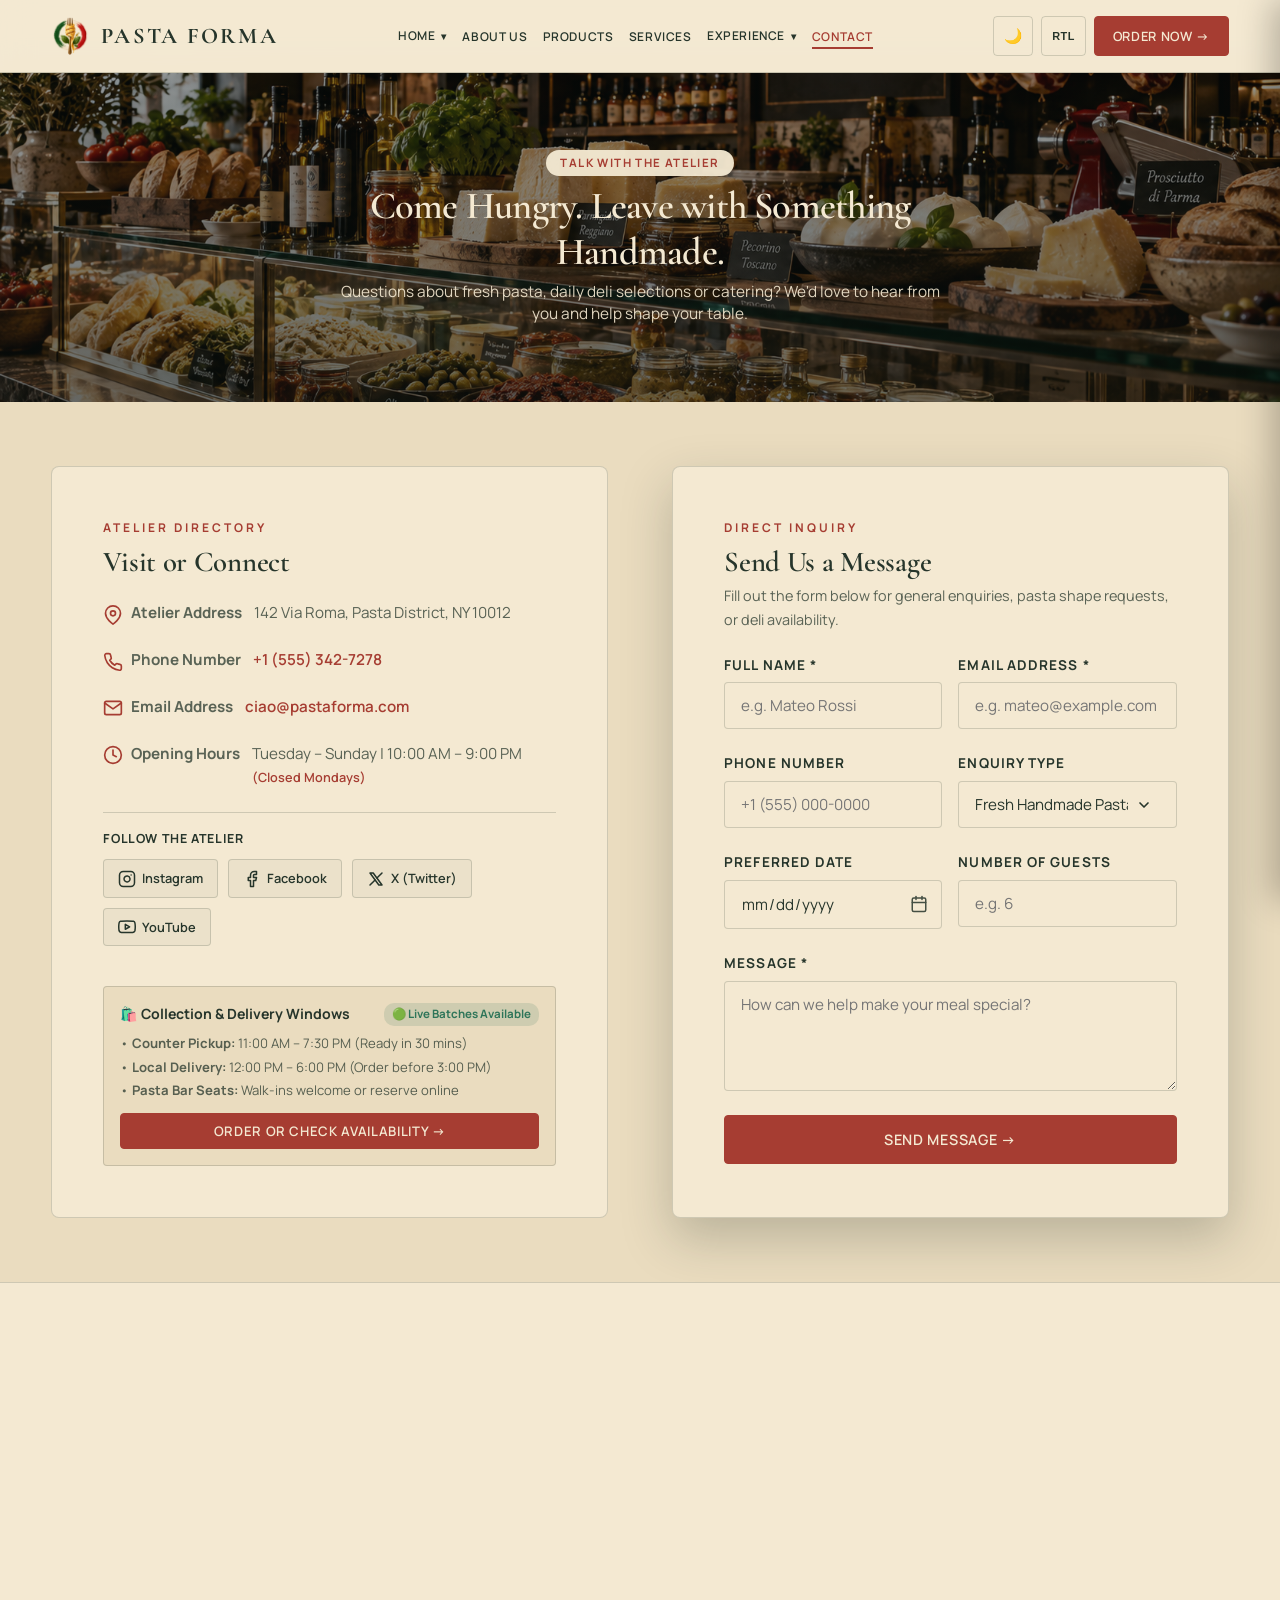
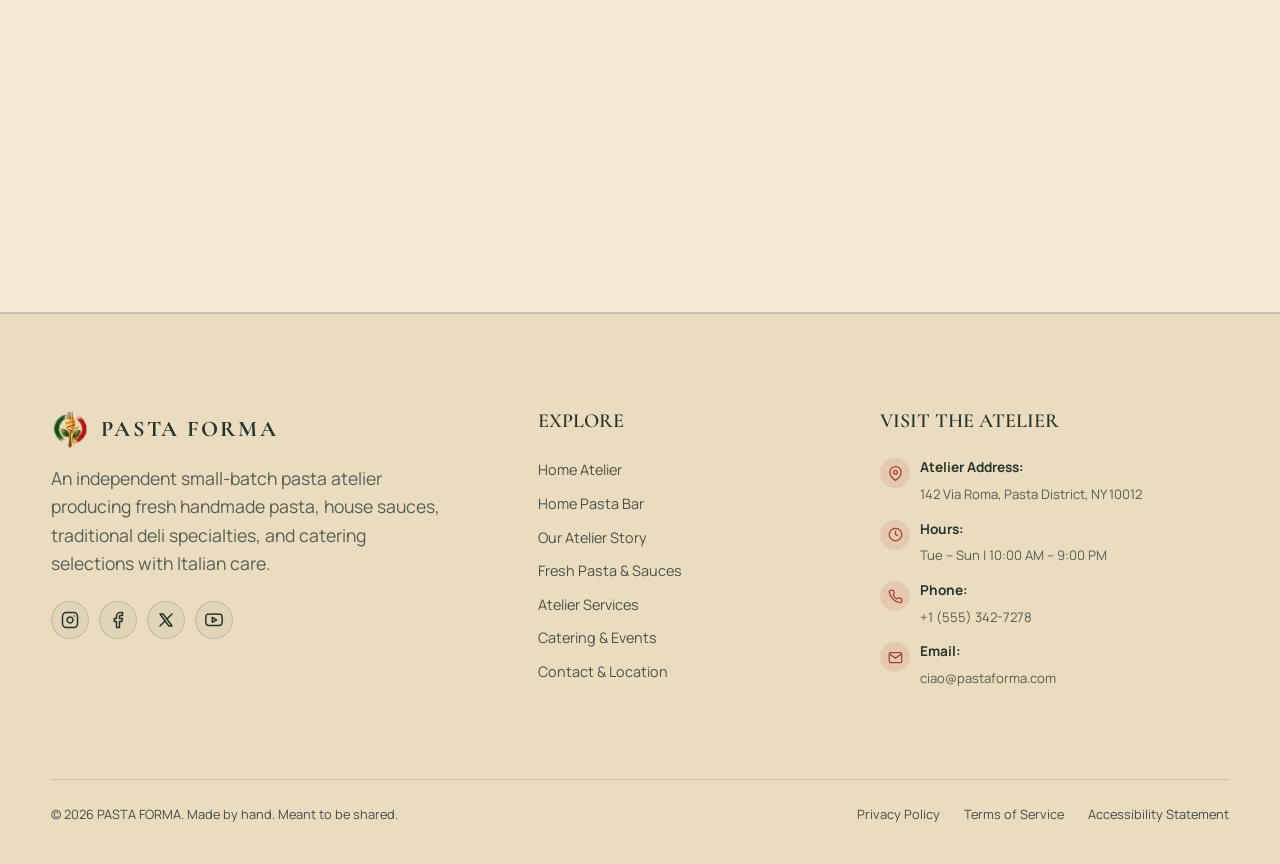
<file: contact.html>
<!DOCTYPE html>
<html lang="en" dir="ltr" data-theme="light">
<head>
  <meta charset="UTF-8">
  <meta name="viewport" content="width=device-width, initial-scale=1.0">
  <title>Contact Pasta Forma | Artisan Pasta & Italian Deli</title>
  <meta name="description" content="Get in touch with Pasta Forma for fresh pasta enquiries, daily deli counter questions, or event catering planning.">
<!-- Favicon -->
  <link rel="icon" type="image/svg+xml" href="assets/images/favicon.svg">

  <!-- Open Graph -->
  <meta property="og:type" content="website">
  <meta property="og:title" content="Contact Pasta Forma | Artisan Pasta & Italian Deli">
  <meta property="og:description" content="Come hungry. Leave with something handmade. Questions about fresh pasta, deli selections or catering?">
  <meta property="og:image" content="assets/images/contact-atelier.webp">

  <!-- Stylesheet -->
  <link rel="stylesheet" href="assets/css/style.css">
</head>
<body>

    <!-- GLOBAL NAVBAR -->
  <header class="site-navbar">
    <div class="container nav-container">
      <a href="index.html" class="brand-logo" aria-label="Pasta Forma Home">
        <img src="assets/images/logo.svg" alt="Pasta Forma Logo" class="logo-mark">
        <div class="brand-text">
          <span class="brand-name">PASTA FORMA</span>
        </div>
      </a>

      <!-- Desktop Nav Links -->
      <ul class="nav-menu-desktop" role="menubar">
        <li role="none" class="nav-dropdown">
          <a href="index.html" class="nav-link dropdown-toggle" role="menuitem" aria-haspopup="true" aria-expanded="false">
            Home <span class="nav-caret">▾</span>
          </a>
          <ul class="dropdown-menu">
            <li><a href="index.html" class="dropdown-link">Home 1</a></li>
            <li><a href="home2.html" class="dropdown-link">Home 2</a></li>
          </ul>
        </li>
        <li role="none"><a href="about.html" class="nav-link" role="menuitem">About Us</a></li>
        <li role="none"><a href="products.html" class="nav-link" role="menuitem">Products</a></li>
        <li role="none"><a href="deli-counter.html" class="nav-link" role="menuitem">Services</a></li>
        <li role="none" class="nav-dropdown">
          <a href="case-studies.html" class="nav-link dropdown-toggle" role="menuitem" aria-haspopup="true" aria-expanded="false">
            Experience <span class="nav-caret">▾</span>
          </a>
          <ul class="dropdown-menu">
            <li><a href="case-studies.html" class="dropdown-link">Case Studies & Proof</a></li>
            <li><a href="catering.html" class="dropdown-link">Events & Catering</a></li>
          </ul>
        </li>
        <li role="none"><a href="contact.html" class="nav-link" role="menuitem">Contact</a></li>
      </ul>

      <!-- Desktop Controls & CTA -->
      <div class="nav-actions-desktop">
        <button class="control-btn theme-toggle-btn" title="Toggle Light/Dark Theme" aria-label="Toggle Theme">🌙</button>
        <button class="control-btn rtl-toggle-btn" title="Toggle Layout Direction" aria-label="Toggle RTL">RTL</button>
        <button class="btn btn-primary" data-modal="order">Order Now →</button>
      </div>

      <!-- Hamburger Button (Mobile Only) -->
      <button class="hamburger-btn" aria-label="Open Mobile Menu" aria-expanded="false" aria-controls="mobileDrawer">
        <span></span>
        <span></span>
        <span></span>
      </button>
    </div>
  </header>

    <!-- MOBILE MENU DRAWER -->
  <div class="mobile-drawer" id="mobileDrawer" aria-hidden="true">
    <div class="mobile-drawer-header">
      <span class="mobile-drawer-title">Navigation</span>
      <button class="mobile-drawer-close-btn" aria-label="Close menu">&times;</button>
    </div>

    <ul class="mobile-drawer-nav">
      <li class="mobile-nav-dropdown">
        <button class="mobile-nav-toggle" aria-expanded="false">
          <span>Home</span>
          <span class="mobile-caret">▾</span>
        </button>
        <ul class="mobile-submenu">
          <li><a href="index.html" class="mobile-nav-link">Home 1</a></li>
          <li><a href="home2.html" class="mobile-nav-link">Home 2</a></li>
        </ul>
      </li>
      <li><a href="about.html" class="mobile-nav-link">About Us</a></li>
      <li><a href="products.html" class="mobile-nav-link">Products</a></li>
      <li><a href="deli-counter.html" class="mobile-nav-link">Services</a></li>
      <li class="mobile-nav-dropdown">
        <button class="mobile-nav-toggle" aria-expanded="false">
          <span>Experience</span>
          <span class="mobile-caret">▾</span>
        </button>
        <ul class="mobile-submenu">
          <li><a href="case-studies.html" class="mobile-nav-link">Case Studies & Proof</a></li>
          <li><a href="catering.html" class="mobile-nav-link">Events & Catering</a></li>
        </ul>
      </li>
      <li><a href="contact.html" class="mobile-nav-link">Contact</a></li>
    </ul>

    <div class="mobile-drawer-footer">
      <div class="mobile-controls-centered">
        <button class="control-btn theme-toggle-btn" title="Toggle Light/Dark Theme" aria-label="Toggle Theme">🌙</button>
        <button class="control-btn rtl-toggle-btn" title="Toggle Layout Direction" aria-label="Toggle RTL">RTL</button>
      </div>
      <button class="btn btn-primary" data-modal="order" style="width: 100%;">Order Now →</button>
    </div>
  </div>

  <main id="mainContent">

    <!-- CONTACT — SECTION 01 — HERO -->
    <section class="page-hero-compact hero-bg-contact">
      <div class="container reveal-on-scroll">
        <span class="eyebrow">TALK WITH THE ATELIER</span>
        <h1 class="h1-editorial">Come Hungry. Leave with Something Handmade.</h1>
        <p>
          Questions about fresh pasta, daily deli selections or catering? We'd love to hear from you and help shape your table.
        </p>
      </div>
    </section>

    <!-- MAIN CONTACT SECTION (LEFT: INFO + SOCIALS | RIGHT: SEND MESSAGE CARD) -->
    <section style="background-color: var(--bg-secondary); padding-block: var(--space-xl);">
      <div class="container">
        <div class="contact-main-grid">
          
          <!-- LEFT COLUMN: CONTACT INFO + SOCIAL ICONS -->
          <div class="reveal-on-scroll" style="display: flex; flex-direction: column; height: 100%;">
            
            <!-- Contact Info Card -->
            <div style="background: var(--bg-primary); border: 1px solid var(--border-color); border-radius: var(--radius-md); padding: clamp(var(--space-md), 4vw, var(--space-xl)); box-shadow: var(--shadow-sm); height: 100%; display: flex; flex-direction: column; justify-content: space-between;">
              <div>
                <span class="eyebrow">ATELIER DIRECTORY</span>
                <h2 class="h2-editorial" style="margin-bottom: var(--space-md); font-size: 1.8rem;">Visit or Connect</h2>
                
                <div style="display: flex; flex-direction: column; gap: var(--space-md); font-size: 0.95rem; color: var(--text-muted); line-height: 1.5;">
                  <div class="contact-info-item">
                    <div class="contact-info-header">
                      <svg width="20" height="20" viewBox="0 0 24 24" fill="none" stroke="var(--tomato-red)" stroke-width="2" stroke-linecap="round" stroke-linejoin="round" class="contact-info-icon"><path d="M21 10c0 7-9 13-9 13s-9-6-9-13a9 9 0 0 1 18 0z"/><circle cx="12" cy="10" r="3"/></svg>
                      <strong class="contact-info-label">Atelier Address</strong>
                    </div>
                    <span>142 Via Roma, Pasta District, NY 10012</span>
                  </div>

                  <div class="contact-info-item">
                    <div class="contact-info-header">
                      <svg width="20" height="20" viewBox="0 0 24 24" fill="none" stroke="var(--tomato-red)" stroke-width="2" stroke-linecap="round" stroke-linejoin="round" class="contact-info-icon"><path d="M22 16.92v3a2 2 0 0 1-2.18 2 19.79 19.79 0 0 1-8.63-3.07 19.5 19.5 0 0 1-6-6 19.79 19.79 0 0 1-3.07-8.67A2 2 0 0 1 4.11 2h3a2 2 0 0 1 2 1.72 12.84 12.84 0 0 0 .7 2.81 2 2 0 0 1-.45 2.11L8.09 9.91a16 16 0 0 0 6 6l1.27-1.27a2 2 0 0 1 2.11-.45 12.84 12.84 0 0 0 2.81.7A2 2 0 0 1 22 16.92z"/></svg>
                      <strong class="contact-info-label">Phone Number</strong>
                    </div>
                    <a href="tel:+15553427278" style="color: var(--tomato-red); font-weight: 600; text-decoration: none;">+1 (555) 342-7278</a>
                  </div>

                  <div class="contact-info-item">
                    <div class="contact-info-header">
                      <svg width="20" height="20" viewBox="0 0 24 24" fill="none" stroke="var(--tomato-red)" stroke-width="2" stroke-linecap="round" stroke-linejoin="round" class="contact-info-icon"><path d="M4 4h16c1.1 0 2 .9 2 2v12c0 1.1-.9 2-2 2H4c-1.1 0-2-.9-2-2V6c0-1.1.9-2 2-2z"/><polyline points="22,6 12,13 2,6"/></svg>
                      <strong class="contact-info-label">Email Address</strong>
                    </div>
                    <a href="mailto:ciao@pastaforma.com" style="color: var(--tomato-red); font-weight: 600; text-decoration: none;">ciao@pastaforma.com</a>
                  </div>

                  <div class="contact-info-item">
                    <div class="contact-info-header">
                      <svg width="20" height="20" viewBox="0 0 24 24" fill="none" stroke="var(--tomato-red)" stroke-width="2" stroke-linecap="round" stroke-linejoin="round" class="contact-info-icon"><circle cx="12" cy="12" r="10"/><polyline points="12 6 12 12 16 14"/></svg>
                      <strong class="contact-info-label">Opening Hours</strong>
                    </div>
                    <span>Tuesday – Sunday | 10:00 AM – 9:00 PM<br><small style="color: var(--tomato-red); font-weight: 600;">(Closed Mondays)</small></span>
                  </div>
                </div>

                <!-- Social Icons Bar -->
                <div style="margin-top: var(--space-md); padding-top: var(--space-sm); border-top: 1px solid var(--border-color);">
                  <span style="font-size: 0.78rem; font-weight: 700; text-transform: uppercase; letter-spacing: 0.05em; color: var(--text-primary); display: block; margin-bottom: 10px;">Follow the Atelier</span>
                  <div style="display: flex; gap: 10px; flex-wrap: wrap;">
                    <a href="#" class="contact-social-btn" aria-label="Instagram">
                      <svg width="18" height="18" viewBox="0 0 24 24" fill="none" stroke="currentColor" stroke-width="2" stroke-linecap="round" stroke-linejoin="round"><rect x="2" y="2" width="20" height="20" rx="5" ry="5"/><path d="M16 11.37A4 4 0 1 1 12.63 8 4 4 0 0 1 16 11.37z"/><line x1="17.5" y1="6.5" x2="17.51" y2="6.5"/></svg>
                      <span>Instagram</span>
                    </a>
                    <a href="#" class="contact-social-btn" aria-label="Facebook">
                      <svg width="18" height="18" viewBox="0 0 24 24" fill="none" stroke="currentColor" stroke-width="2" stroke-linecap="round" stroke-linejoin="round"><path d="M18 2h-3a5 5 0 0 0-5 5v3H7v4h3v8h4v-8h3l1-4h-4V7a1 1 0 0 1 1-1h3z"/></svg>
                      <span>Facebook</span>
                    </a>
                    <a href="#" class="contact-social-btn" aria-label="X (Twitter)">
                      <svg width="18" height="18" viewBox="0 0 24 24" fill="none" stroke="currentColor" stroke-width="2" stroke-linecap="round" stroke-linejoin="round"><path d="M4 4l11.733 16h4.267l-11.733 -16z"/><path d="M4 20l6.768 -6.768m2.46 -2.46l6.772 -6.772"/></svg>
                      <span>X (Twitter)</span>
                    </a>
                    <a href="#" class="contact-social-btn" aria-label="YouTube">
                      <svg width="18" height="18" viewBox="0 0 24 24" fill="none" stroke="currentColor" stroke-width="2" stroke-linecap="round" stroke-linejoin="round"><path d="M22.54 6.42a2.78 2.78 0 0 0-1.94-2C18.88 4 12 4 12 4s-6.88 0-8.6.46a2.78 2.78 0 0 0-1.94 2A29 29 0 0 0 1 11.75a29 29 0 0 0 .46 5.33A2.78 2.78 0 0 0 3.4 19c1.72.46 8.6.46 8.6.46s6.88 0 8.6-.46a2.78 2.78 0 0 0 1.94-2 29 29 0 0 0 .46-5.25 29 29 0 0 0-.46-5.33z"/><polygon points="9.75 15.02 15.5 11.75 9.75 8.48 9.75 15.02"/></svg>
                      <span>YouTube</span>
                    </a>
                  </div>
                </div>
              </div>

              <!-- Atelier Walk-In, Pickup & Delivery Schedule Box -->
              <div style="margin-top: var(--space-lg); padding: 16px; background: var(--bg-secondary); border-radius: var(--radius-sm); border: 1px solid var(--border-color);">
                <div style="display: flex; align-items: center; justify-content: space-between; margin-bottom: 8px; flex-wrap: wrap; gap: 6px;">
                  <strong style="font-size: 0.88rem; font-weight: 700; color: var(--text-primary);">🛍️ Collection & Delivery Windows</strong>
                  <span style="font-size: 0.72rem; font-weight: 700; background: rgba(46,117,89,0.15); color: #2e7559; padding: 2px 8px; border-radius: 10px;">🟢 Live Batches Available</span>
                </div>
                <div style="font-size: 0.82rem; color: var(--text-muted); line-height: 1.5; display: flex; flex-direction: column; gap: 4px; margin-bottom: 12px;">
                  <div>• <strong>Counter Pickup:</strong> 11:00 AM – 7:30 PM (Ready in 30 mins)</div>
                  <div>• <strong>Local Delivery:</strong> 12:00 PM – 6:00 PM (Order before 3:00 PM)</div>
                  <div>• <strong>Pasta Bar Seats:</strong> Walk-ins welcome or reserve online</div>
                </div>
                <button class="btn btn-primary" data-modal="order" style="width: 100%; font-size: 0.82rem; padding: 8px 12px;">Order or Check Availability →</button>
              </div>

            </div>

          </div>

          <!-- RIGHT COLUMN: SEND MESSAGE CARD -->
          <div class="reveal-on-scroll" style="background: var(--bg-primary); border: 1px solid var(--border-color); border-radius: var(--radius-md); padding: clamp(var(--space-md), 4vw, var(--space-xl)); box-shadow: var(--shadow-modal);">
            <span class="eyebrow">DIRECT INQUIRY</span>
            <h2 class="h2-editorial" style="margin-bottom: 6px; font-size: 1.8rem;">Send Us a Message</h2>
            <p style="font-size: 0.9rem; color: var(--text-muted); margin-bottom: var(--space-md);">Fill out the form below for general enquiries, pasta shape requests, or deli availability.</p>

            <form id="mainContactForm" novalidate>
              <div style="display: grid; grid-template-columns: 1fr 1fr; gap: var(--space-sm);">
                <div class="form-group">
                  <label class="form-label" for="contactName">Full Name *</label>
                  <input type="text" id="contactName" class="form-input" required placeholder="e.g. Mateo Rossi">
                  <span class="error-msg">Please enter your full name</span>
                </div>
                <div class="form-group">
                  <label class="form-label" for="contactEmail">Email Address *</label>
                  <input type="email" id="contactEmail" class="form-input" required placeholder="e.g. mateo@example.com">
                  <span class="error-msg">Please enter a valid email address</span>
                </div>
              </div>

              <div style="display: grid; grid-template-columns: 1fr 1fr; gap: var(--space-sm);">
                <div class="form-group">
                  <label class="form-label" for="contactPhone">Phone Number</label>
                  <input type="tel" id="contactPhone" class="form-input" placeholder="+1 (555) 000-0000">
                </div>
                <div class="form-group">
                  <label class="form-label" for="contactType">Enquiry Type</label>
                  <select id="contactType" class="form-select">
                    <option value="pasta">Fresh Handmade Pasta</option>
                    <option value="deli">Deli Counter Selections</option>
                    <option value="catering">Catering & Event Planning</option>
                    <option value="general">General Enquiry</option>
                  </select>
                </div>
              </div>

              <div style="display: grid; grid-template-columns: 1fr 1fr; gap: var(--space-sm);">
                <div class="form-group">
                  <label class="form-label" for="contactDate">Preferred Date</label>
                  <div class="date-input-wrapper">
                    <input type="date" id="contactDate" class="form-input">
                    <svg class="calendar-icon-svg" width="18" height="18" viewBox="0 0 24 24" fill="none" stroke="currentColor" stroke-width="2" stroke-linecap="round" stroke-linejoin="round" aria-hidden="true"><rect x="3" y="4" width="18" height="18" rx="2" ry="2"></rect><line x1="16" y1="2" x2="16" y2="6"></line><line x1="8" y1="2" x2="8" y2="6"></line><line x1="3" y1="10" x2="21" y2="10"></line></svg>
                  </div>
                </div>
                <div class="form-group">
                  <label class="form-label" for="contactGuests">Number of Guests</label>
                  <input type="number" id="contactGuests" class="form-input" min="1" max="100" placeholder="e.g. 6">
                </div>
              </div>

              <div class="form-group">
                <label class="form-label" for="contactMsg">Message *</label>
                <textarea id="contactMsg" class="form-textarea" rows="4" required placeholder="How can we help make your meal special?"></textarea>
                <span class="error-msg">Please enter your message</span>
              </div>

              <button type="submit" class="btn btn-primary" style="width: 100%;">Send Message →</button>
            </form>

            <!-- Success Panel State -->
            <div id="contactSuccessPanel" style="display: none; text-align: center; padding: var(--space-lg) var(--space-sm);">
              <div style="font-size: 3rem; margin-bottom: var(--space-xs);">🍝</div>
              <h3 class="h2-editorial" style="margin-bottom: var(--space-xs);">Grazie — Message Received</h3>
              <p style="font-size: 0.95rem; margin-inline: auto; margin-bottom: var(--space-md);">
                Your enquiry has been received. Our atelier team will get back to you within 24 hours.
              </p>
              <a href="index.html" class="btn btn-primary">Return to Home Atelier →</a>
            </div>
          </div>

        </div>
      </div>
    </section>

    <!-- FULL SCREEN WIDTH GOOGLE MAP SECTION -->
    <section class="reveal-on-scroll" style="width: 100%; border-top: 1px solid var(--border-color); border-bottom: 1px solid var(--border-color); line-height: 0; background: var(--bg-primary);">
      <iframe 
        title="Pasta Forma Location Map" 
        src="https://www.google.com/maps/embed?pb=!1m18!1m12!1m3!1d3023.257540209778!2d-73.99671602342466!3d40.72895697139129!2m3!1f0!2f0!3f0!3m2!1i1024!2i768!4f13.1!3m3!1m2!1s0x89c259857d478a5b%3A0x6b700f135b91a27e!2sVia%20Roma%2C%20New%20York%2C%20NY!5e0!3m2!1sen!2sus!4v1700000000000!5m2!1sen!2sus" 
        width="100%" 
        height="450" 
        style="border:0; display: block; width: 100%;" 
        allowfullscreen="" 
        loading="lazy" 
        referrerpolicy="no-referrer-when-downgrade">
      </iframe>
    </section>

  </main>

  <!-- GLOBAL FOOTER -->
  <footer class="site-footer">
    <div class="container">
      <div class="footer-grid">
        <div class="footer-brand">
          <a href="index.html" class="brand-logo" aria-label="Pasta Forma Home" style="margin-bottom: var(--space-xs);">
            <img src="assets/images/logo.svg" alt="Pasta Forma Logo" class="logo-mark">
            <div class="brand-text">
              <span class="brand-name" style="color: var(--pasta-cream);">PASTA FORMA</span>
            </div>
          </a>
          <p>
            An independent small-batch pasta atelier producing fresh handmade pasta, house sauces, traditional deli specialties, and catering selections with Italian care.
          </p>
          <div class="footer-social-bar">
            <a href="#" class="footer-social-icon" aria-label="Instagram" title="Instagram">
              <svg width="18" height="18" viewBox="0 0 24 24" fill="none" stroke="currentColor" stroke-width="2" stroke-linecap="round" stroke-linejoin="round"><rect x="2" y="2" width="20" height="20" rx="5" ry="5"/><path d="M16 11.37A4 4 0 1 1 12.63 8 4 4 0 0 1 16 11.37z"/><line x1="17.5" y1="6.5" x2="17.51" y2="6.5"/></svg>
            </a>
            <a href="#" class="footer-social-icon" aria-label="Facebook" title="Facebook">
              <svg width="18" height="18" viewBox="0 0 24 24" fill="none" stroke="currentColor" stroke-width="2" stroke-linecap="round" stroke-linejoin="round"><path d="M18 2h-3a5 5 0 0 0-5 5v3H7v4h3v8h4v-8h3l1-4h-4V7a1 1 0 0 1 1-1h3z"/></svg>
            </a>
            <a href="#" class="footer-social-icon" aria-label="X (Twitter)" title="X (Twitter)">
              <svg width="18" height="18" viewBox="0 0 24 24" fill="none" stroke="currentColor" stroke-width="2" stroke-linecap="round" stroke-linejoin="round"><path d="M4 4l11.733 16h4.267l-11.733 -16z"/><path d="M4 20l6.768 -6.768m2.46 -2.46l6.772 -6.772"/></svg>
            </a>
            <a href="#" class="footer-social-icon" aria-label="YouTube" title="YouTube">
              <svg width="18" height="18" viewBox="0 0 24 24" fill="none" stroke="currentColor" stroke-width="2" stroke-linecap="round" stroke-linejoin="round"><path d="M22.54 6.42a2.78 2.78 0 0 0-1.94-2C18.88 4 12 4 12 4s-6.88 0-8.6.46a2.78 2.78 0 0 0-1.94 2A29 29 0 0 0 1 11.75a29 29 0 0 0 .46 5.33A2.78 2.78 0 0 0 3.4 19c1.72.46 8.6.46 8.6.46s6.88 0 8.6-.46a2.78 2.78 0 0 0 1.94-2 29 29 0 0 0 .46-5.25 29 29 0 0 0-.46-5.33z"/><polygon points="9.75 15.02 15.5 11.75 9.75 8.48 9.75 15.02"/></svg>
            </a>
          </div>
        </div>

        <div>
          <h4 class="footer-title">EXPLORE</h4>
          <ul class="footer-links">
            <li><a href="index.html">Home Atelier</a></li>
            <li><a href="home2.html">Home Pasta Bar</a></li>
            <li><a href="about.html">Our Atelier Story</a></li>
            <li><a href="products.html">Fresh Pasta & Sauces</a></li>
            <li><a href="deli-counter.html">Atelier Services</a></li>
            <li><a href="catering.html">Catering & Events</a></li>
            <li><a href="contact.html">Contact & Location</a></li>
          </ul>
        </div>

        <div>
          <h4 class="footer-title">VISIT THE ATELIER</h4>
          <ul style="list-style: none; padding: 0; margin: 0 0 var(--space-md) 0; display: flex; flex-direction: column; gap: 12px;">
            <li style="display: flex; align-items: flex-start; gap: 10px;">
              <span class="footer-icon-badge">
                <svg width="15" height="15" viewBox="0 0 24 24" fill="none" stroke="currentColor" stroke-width="2"><path d="M21 10c0 7-9 13-9 13s-9-6-9-13a9 9 0 0 1 18 0z"/><circle cx="12" cy="10" r="3"/></svg>
              </span>
              <div>
                <strong style="color: var(--text-primary); display: block; margin-bottom: 2px; font-size: 0.85rem;">Atelier Address:</strong>
                <span style="color: var(--text-muted); font-size: 0.82rem;">142 Via Roma, Pasta District, NY 10012</span>
              </div>
            </li>

            <li style="display: flex; align-items: flex-start; gap: 10px;">
              <span class="footer-icon-badge">
                <svg width="15" height="15" viewBox="0 0 24 24" fill="none" stroke="currentColor" stroke-width="2"><circle cx="12" cy="12" r="10"/><polyline points="12 6 12 12 16 14"/></svg>
              </span>
              <div>
                <strong style="color: var(--text-primary); display: block; margin-bottom: 2px; font-size: 0.85rem;">Hours:</strong>
                <span style="color: var(--text-muted); font-size: 0.82rem;">Tue – Sun | 10:00 AM – 9:00 PM</span>
              </div>
            </li>

            <li style="display: flex; align-items: flex-start; gap: 10px;">
              <span class="footer-icon-badge">
                <svg width="15" height="15" viewBox="0 0 24 24" fill="none" stroke="currentColor" stroke-width="2"><path d="M22 16.92v3a2 2 0 0 1-2.18 2 19.79 19.79 0 0 1-8.63-3.07 19.5 19.5 0 0 1-6-6 19.79 19.79 0 0 1-3.07-8.67A2 2 0 0 1 4.11 2h3a2 2 0 0 1 2 1.72 12.84 12.84 0 0 0 .7 2.81 2 2 0 0 1-.45 2.11L8.09 9.91a16 16 0 0 0 6 6l1.27-1.27a2 2 0 0 1 2.11-.45 12.84 12.84 0 0 0 2.81.7A2 2 0 0 1 22 16.92z"/></svg>
              </span>
              <div>
                <strong style="color: var(--text-primary); display: block; margin-bottom: 2px; font-size: 0.85rem;">Phone:</strong>
                <a href="tel:+15553427278" style="color: var(--text-muted); text-decoration: none; font-size: 0.82rem;">+1 (555) 342-7278</a>
              </div>
            </li>

            <li style="display: flex; align-items: flex-start; gap: 10px;">
              <span class="footer-icon-badge">
                <svg width="15" height="15" viewBox="0 0 24 24" fill="none" stroke="currentColor" stroke-width="2"><path d="M4 4h16c1.1 0 2 .9 2 2v12c0 1.1-.9 2-2 2H4c-1.1 0-2-.9-2-2V6c0-1.1.9-2 2-2z"/><polyline points="22,6 12,13 2,6"/></svg>
              </span>
              <div>
                <strong style="color: var(--text-primary); display: block; margin-bottom: 2px; font-size: 0.85rem;">Email:</strong>
                <a href="mailto:ciao@pastaforma.com" style="color: var(--text-muted); text-decoration: none; font-size: 0.82rem;">ciao@pastaforma.com</a>
              </div>
            </li>
          </ul>
        </div>
      </div>

      <div class="footer-bottom">
        <span>© 2026 PASTA FORMA. Made by hand. Meant to be shared.</span>
        <ul class="footer-bottom-links">
          <li><a href="#">Privacy Policy</a></li>
          <li><a href="#">Terms of Service</a></li>
          <li><a href="#">Accessibility Statement</a></li>
        </ul>
      </div>
    </div>
  </footer>

  <!-- GLOBAL MODAL BACKDROP CONTAINER -->
  <div class="modal-backdrop" aria-hidden="true" role="dialog" aria-modal="true">
    <div class="modal-card">
      <button class="modal-close-btn" aria-label="Close modal">&times;</button>
      <h3 class="h2-editorial modal-title" style="margin-bottom: var(--space-md); font-size: 1.8rem;">Enquiry Form</h3>
      <div class="modal-body-content">
        <!-- Content injected dynamically via modal.js -->
      </div>
    </div>
  </div>

  <script src="assets/js/theme.js"></script>
  <script src="assets/js/navigation.js"></script>
  <script src="assets/js/modal.js"></script>
  <script src="assets/js/main.js"></script>
</body>
</html>
</file>
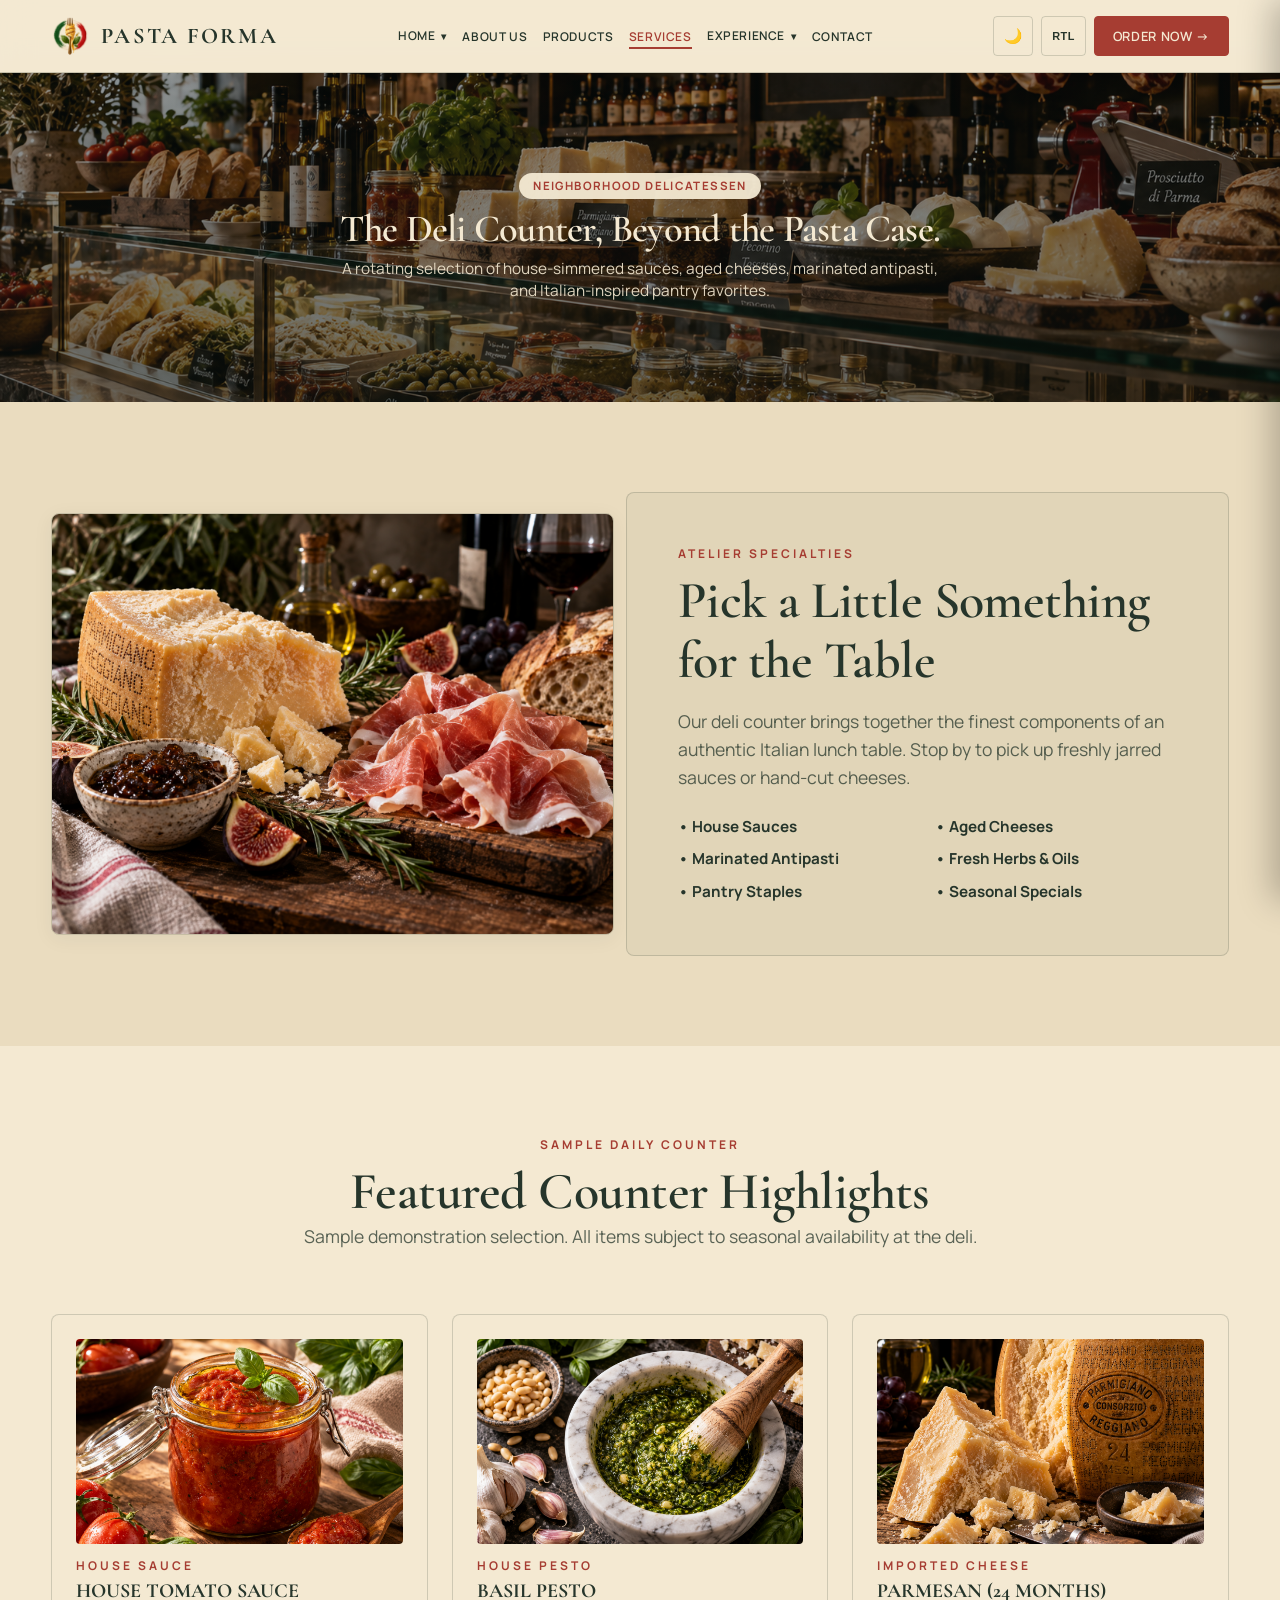
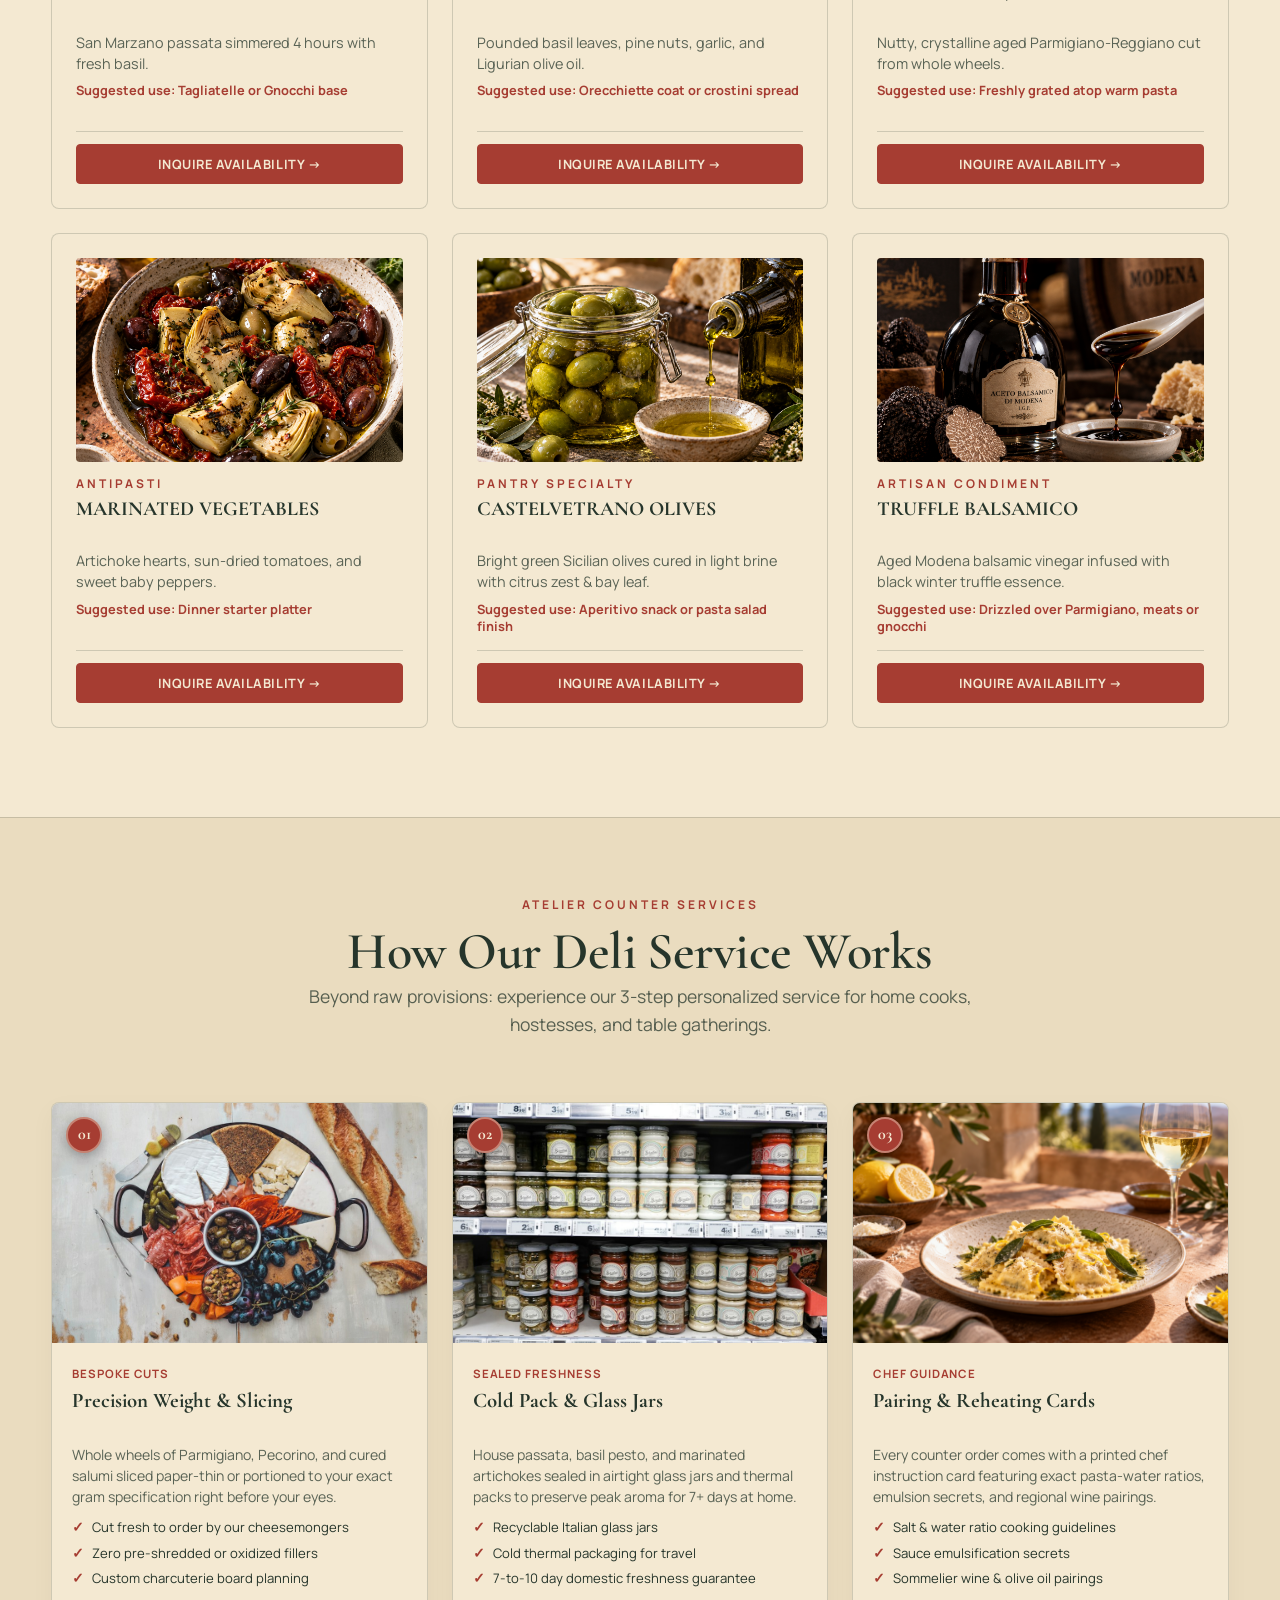
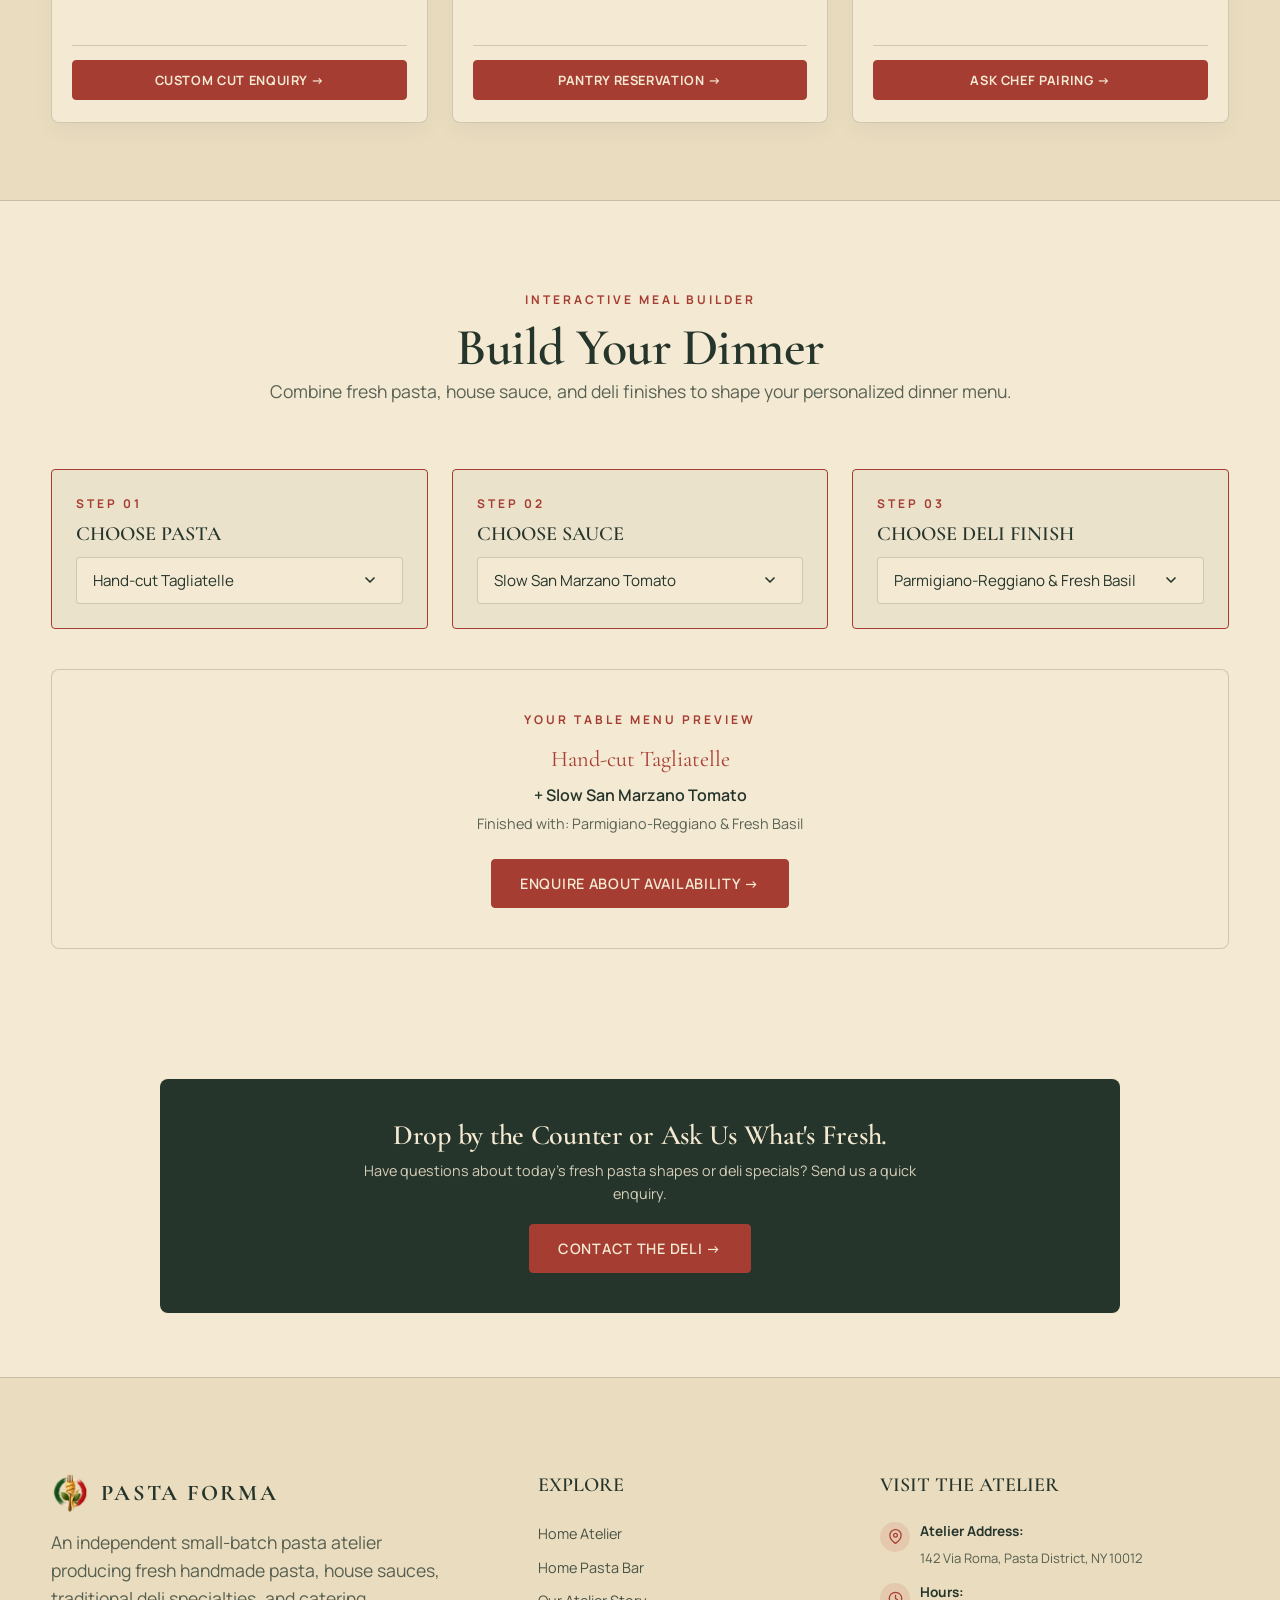
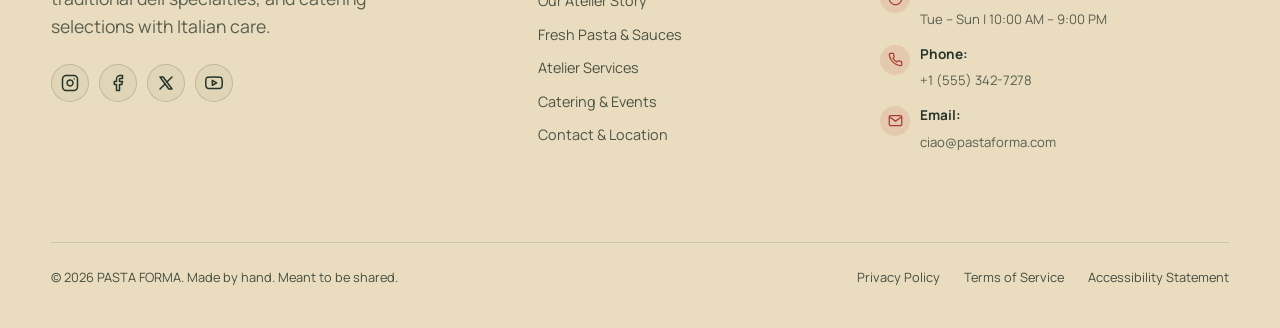
<file: deli-counter.html>
<!DOCTYPE html>
<html lang="en" dir="ltr" data-theme="light">
<head>
  <meta charset="UTF-8">
  <meta name="viewport" content="width=device-width, initial-scale=1.0">
  <title>Atelier Services | Pasta Forma</title>
  <meta name="description" content="Discover our atelier services: custom table menu builder, counter selections, artisan cheeses, house sauces, and specialty provisions.">

  <!-- Favicon -->
  <link rel="icon" type="image/svg+xml" href="assets/images/favicon.svg">

  <!-- Open Graph -->
  <meta property="og:type" content="website">
  <meta property="og:title" content="Italian Deli Counter | Pasta Forma">
  <meta property="og:description" content="A rotating selection of house sauces, cheeses, antipasti and Italian pantry favorites.">
  <meta property="og:image" content="assets/images/italian-deli-counter.webp">

  <!-- Stylesheet -->
  <link rel="stylesheet" href="assets/css/style.css">
</head>
<body>

    <!-- GLOBAL NAVBAR -->
  <header class="site-navbar">
    <div class="container nav-container">
      <a href="index.html" class="brand-logo" aria-label="Pasta Forma Home">
        <img src="assets/images/logo.svg" alt="Pasta Forma Logo" class="logo-mark">
        <div class="brand-text">
          <span class="brand-name">PASTA FORMA</span>
        </div>
      </a>

      <!-- Desktop Nav Links -->
      <ul class="nav-menu-desktop" role="menubar">
        <li role="none" class="nav-dropdown">
          <a href="index.html" class="nav-link dropdown-toggle" role="menuitem" aria-haspopup="true" aria-expanded="false">
            Home <span class="nav-caret">▾</span>
          </a>
          <ul class="dropdown-menu">
            <li><a href="index.html" class="dropdown-link">Home 1</a></li>
            <li><a href="home2.html" class="dropdown-link">Home 2</a></li>
          </ul>
        </li>
        <li role="none"><a href="about.html" class="nav-link" role="menuitem">About Us</a></li>
        <li role="none"><a href="products.html" class="nav-link" role="menuitem">Products</a></li>
        <li role="none"><a href="deli-counter.html" class="nav-link" role="menuitem">Services</a></li>
        <li role="none" class="nav-dropdown">
          <a href="case-studies.html" class="nav-link dropdown-toggle" role="menuitem" aria-haspopup="true" aria-expanded="false">
            Experience <span class="nav-caret">▾</span>
          </a>
          <ul class="dropdown-menu">
            <li><a href="case-studies.html" class="dropdown-link">Case Studies & Proof</a></li>
            <li><a href="catering.html" class="dropdown-link">Events & Catering</a></li>
          </ul>
        </li>
        <li role="none"><a href="contact.html" class="nav-link" role="menuitem">Contact</a></li>
      </ul>

      <!-- Desktop Controls & CTA -->
      <div class="nav-actions-desktop">
        <button class="control-btn theme-toggle-btn" title="Toggle Light/Dark Theme" aria-label="Toggle Theme">🌙</button>
        <button class="control-btn rtl-toggle-btn" title="Toggle Layout Direction" aria-label="Toggle RTL">RTL</button>
        <button class="btn btn-primary" data-modal="order">Order Now →</button>
      </div>

      <!-- Hamburger Button (Mobile Only) -->
      <button class="hamburger-btn" aria-label="Open Mobile Menu" aria-expanded="false" aria-controls="mobileDrawer">
        <span></span>
        <span></span>
        <span></span>
      </button>
    </div>
  </header>

    <!-- MOBILE MENU DRAWER -->
  <div class="mobile-drawer" id="mobileDrawer" aria-hidden="true">
    <div class="mobile-drawer-header">
      <span class="mobile-drawer-title">Navigation</span>
      <button class="mobile-drawer-close-btn" aria-label="Close menu">&times;</button>
    </div>

    <ul class="mobile-drawer-nav">
      <li class="mobile-nav-dropdown">
        <button class="mobile-nav-toggle" aria-expanded="false">
          <span>Home</span>
          <span class="mobile-caret">▾</span>
        </button>
        <ul class="mobile-submenu">
          <li><a href="index.html" class="mobile-nav-link">Home 1</a></li>
          <li><a href="home2.html" class="mobile-nav-link">Home 2</a></li>
        </ul>
      </li>
      <li><a href="about.html" class="mobile-nav-link">About Us</a></li>
      <li><a href="products.html" class="mobile-nav-link">Products</a></li>
      <li><a href="deli-counter.html" class="mobile-nav-link">Services</a></li>
      <li class="mobile-nav-dropdown">
        <button class="mobile-nav-toggle" aria-expanded="false">
          <span>Experience</span>
          <span class="mobile-caret">▾</span>
        </button>
        <ul class="mobile-submenu">
          <li><a href="case-studies.html" class="mobile-nav-link">Case Studies & Proof</a></li>
          <li><a href="catering.html" class="mobile-nav-link">Events & Catering</a></li>
        </ul>
      </li>
      <li><a href="contact.html" class="mobile-nav-link">Contact</a></li>
    </ul>

    <div class="mobile-drawer-footer">
      <div class="mobile-controls-centered">
        <button class="control-btn theme-toggle-btn" title="Toggle Light/Dark Theme" aria-label="Toggle Theme">🌙</button>
        <button class="control-btn rtl-toggle-btn" title="Toggle Layout Direction" aria-label="Toggle RTL">RTL</button>
      </div>
      <button class="btn btn-primary" data-modal="order" style="width: 100%;">Order Now →</button>
    </div>
  </div>

  <main id="mainContent">

    <!-- DELI — SECTION 01 — HERO -->
    <section class="page-hero-compact hero-bg-deli">
      <div class="container reveal-on-scroll">
        <span class="eyebrow">NEIGHBORHOOD DELICATESSEN</span>
        <h1 class="h1-editorial">The Deli Counter, Beyond the Pasta Case.</h1>
        <p>
          A rotating selection of house-simmered sauces, aged cheeses, marinated antipasti, and Italian-inspired pantry favorites.
        </p>
      </div>
    </section>

    <!-- DELI — SECTION 02 — COUNTER STORY -->
    <section style="background-color: var(--bg-secondary);">
      <div class="container story-grid">
        <div class="hero-image-wrapper reveal-on-scroll" style="aspect-ratio: 4 / 3;">
          <img src="assets/images/13.png" alt="Aged Parmigiano-Reggiano cheese block" loading="lazy">
        </div>
        <div class="story-card-overlay reveal-on-scroll">
          <span class="eyebrow">ATELIER SPECIALTIES</span>
          <h2 class="h2-editorial" style="margin-bottom: var(--space-sm);">Pick a Little Something for the Table</h2>
          <p style="margin-bottom: var(--space-md);">
            Our deli counter brings together the finest components of an authentic Italian lunch table. Stop by to pick up freshly jarred sauces or hand-cut cheeses.
          </p>

          <div class="deli-story-points">
            <div><strong>• House Sauces</strong></div>
            <div><strong>• Aged Cheeses</strong></div>
            <div><strong>• Marinated Antipasti</strong></div>
            <div><strong>• Fresh Herbs & Oils</strong></div>
            <div><strong>• Pantry Staples</strong></div>
            <div><strong>• Seasonal Specials</strong></div>
          </div>
        </div>
      </div>
    </section>

    <!-- DELI — SECTION 03 — FEATURED COUNTER ITEMS -->
    <section>
      <div class="container">
        <div class="selector-header reveal-on-scroll">
          <span class="eyebrow">SAMPLE DAILY COUNTER</span>
          <h2 class="h2-editorial">Featured Counter Highlights</h2>
          <p style="margin-inline: auto;">Sample demonstration selection. All items subject to seasonal availability at the deli.</p>
        </div>

        <div style="display: grid; grid-template-columns: repeat(auto-fit, minmax(280px, 1fr)); gap: var(--space-md); margin-top: var(--space-lg);">
          <!-- Card 1 -->
          <div class="stage-card deli-card-interactive reveal-on-scroll" tabindex="0" aria-label="House Tomato Sauce Details">
            <div class="deli-card-content">
              <div class="deli-card-img-wrap">
                <img src="assets/images/14.png" alt="House Tomato Sauce" loading="lazy">
              </div>
              <span class="eyebrow deli-card-eyebrow">HOUSE SAUCE</span>
              <h4 class="deli-card-title">HOUSE TOMATO SAUCE</h4>
              <p class="deli-card-desc">San Marzano passata simmered 4 hours with fresh basil.</p>
              <span class="deli-use-tag">Suggested use: Tagliatelle or Gnocchi base</span>
              <div class="deli-card-footer">
                <button type="button" class="btn btn-primary deli-card-btn">Inquire Availability →</button>
              </div>
            </div>

            <div class="deli-popup-overlay" aria-hidden="true">
              <div class="deli-popup-header">
                <span class="eyebrow">SAUCE SPECIFICATION</span>
                <button class="deli-popup-close" aria-label="Close details">&times;</button>
              </div>
              <div class="deli-popup-img-wrapper">
                <img src="assets/images/14.png" alt="House Tomato Sauce" class="deli-popup-img">
              </div>
              <h4 class="deli-popup-title">HOUSE TOMATO SAUCE</h4>
              <div class="deli-popup-body">
                <div class="deli-detail-row">
                  <span class="deli-detail-label">Origin:</span>
                  <span class="deli-detail-val">San Marzano DOP Tomatoes, Campania</span>
                </div>
                <div class="deli-detail-row">
                  <span class="deli-detail-label">Craft:</span>
                  <span class="deli-detail-val">Slowly simmered in copper pots for 4 hours with cold-pressed EVOO & crushed garlic.</span>
                </div>
                <div class="deli-detail-row">
                  <span class="deli-detail-label">Chef's Note:</span>
                  <span class="deli-detail-val">100% natural tomato sweetness with balanced acidity. Never sweetened with sugar.</span>
                </div>
              </div>
            </div>
          </div>

          <!-- Card 2 -->
          <div class="stage-card deli-card-interactive reveal-on-scroll" tabindex="0" aria-label="Basil Pesto Details">
            <div class="deli-card-content">
              <div class="deli-card-img-wrap">
                <img src="assets/images/15.png" alt="Fresh Basil Pesto" loading="lazy">
              </div>
              <span class="eyebrow deli-card-eyebrow">HOUSE PESTO</span>
              <h4 class="deli-card-title">BASIL PESTO</h4>
              <p class="deli-card-desc">Pounded basil leaves, pine nuts, garlic, and Ligurian olive oil.</p>
              <span class="deli-use-tag">Suggested use: Orecchiette coat or crostini spread</span>
              <div class="deli-card-footer">
                <button type="button" class="btn btn-primary deli-card-btn">Inquire Availability →</button>
              </div>
            </div>

            <div class="deli-popup-overlay" aria-hidden="true">
              <div class="deli-popup-header">
                <span class="eyebrow">PESTO SPECIFICATION</span>
                <button class="deli-popup-close" aria-label="Close details">&times;</button>
              </div>
              <div class="deli-popup-img-wrapper">
                <img src="assets/images/15.png" alt="Fresh Basil Pesto" class="deli-popup-img">
              </div>
              <h4 class="deli-popup-title">BASIL PESTO</h4>
              <div class="deli-popup-body">
                <div class="deli-detail-row">
                  <span class="deli-detail-label">Origin:</span>
                  <span class="deli-detail-val">Genovese Basil DOP, Liguria</span>
                </div>
                <div class="deli-detail-row">
                  <span class="deli-detail-label">Craft:</span>
                  <span class="deli-detail-val">Pounded basil blended with toasted pine nuts, Parmigiano, & Pecorino Sardo.</span>
                </div>
                <div class="deli-detail-row">
                  <span class="deli-detail-label">Chef's Note:</span>
                  <span class="deli-detail-val">Emulsify with starchy warm pasta water when coating hot orecchiette.</span>
                </div>
              </div>
            </div>
          </div>

          <!-- Card 3 -->
          <div class="stage-card deli-card-interactive reveal-on-scroll" tabindex="0" aria-label="Parmesan 24 Months Details">
            <div class="deli-card-content">
              <div class="deli-card-img-wrap">
                <img src="assets/images/16.png" alt="Aged Parmigiano Reggiano" loading="lazy">
              </div>
              <span class="eyebrow deli-card-eyebrow">IMPORTED CHEESE</span>
              <h4 class="deli-card-title">PARMESAN (24 MONTHS)</h4>
              <p class="deli-card-desc">Nutty, crystalline aged Parmigiano-Reggiano cut from whole wheels.</p>
              <span class="deli-use-tag">Suggested use: Freshly grated atop warm pasta</span>
              <div class="deli-card-footer">
                <button type="button" class="btn btn-primary deli-card-btn">Inquire Availability →</button>
              </div>
            </div>

            <div class="deli-popup-overlay" aria-hidden="true">
              <div class="deli-popup-header">
                <span class="eyebrow">CHEESE SPECIFICATION</span>
                <button class="deli-popup-close" aria-label="Close details">&times;</button>
              </div>
              <div class="deli-popup-img-wrapper">
                <img src="assets/images/16.png" alt="Aged Parmigiano Reggiano" class="deli-popup-img">
              </div>
              <h4 class="deli-popup-title">PARMESAN (24 MONTHS)</h4>
              <div class="deli-popup-body">
                <div class="deli-detail-row">
                  <span class="deli-detail-label">Origin:</span>
                  <span class="deli-detail-val">Reggio Emilia, Italy</span>
                </div>
                <div class="deli-detail-row">
                  <span class="deli-detail-label">Craft:</span>
                  <span class="deli-detail-val">Aged 24 full months with crunchy tyrosine crystals & rich butterscotch aroma.</span>
                </div>
                <div class="deli-detail-row">
                  <span class="deli-detail-label">Chef's Note:</span>
                  <span class="deli-detail-val">Shave paper-thin over arugula salad or grate fine over handmade tagliatelle.</span>
                </div>
              </div>
            </div>
          </div>

          <!-- Card 4 -->
          <div class="stage-card deli-card-interactive reveal-on-scroll" tabindex="0" aria-label="Marinated Vegetables Details">
            <div class="deli-card-content">
              <div class="deli-card-img-wrap">
                <img src="assets/images/17.png" alt="Marinated Antipasti Vegetables" loading="lazy">
              </div>
              <span class="eyebrow deli-card-eyebrow">ANTIPASTI</span>
              <h4 class="deli-card-title">MARINATED VEGETABLES</h4>
              <p class="deli-card-desc">Artichoke hearts, sun-dried tomatoes, and sweet baby peppers.</p>
              <span class="deli-use-tag">Suggested use: Dinner starter platter</span>
              <div class="deli-card-footer">
                <button type="button" class="btn btn-primary deli-card-btn">Inquire Availability →</button>
              </div>
            </div>

            <div class="deli-popup-overlay" aria-hidden="true">
              <div class="deli-popup-header">
                <span class="eyebrow">ANTIPASTI SPECIFICATION</span>
                <button class="deli-popup-close" aria-label="Close details">&times;</button>
              </div>
              <div class="deli-popup-img-wrapper">
                <img src="assets/images/17.png" alt="Marinated Antipasti Vegetables" class="deli-popup-img">
              </div>
              <h4 class="deli-popup-title">MARINATED VEGETABLES</h4>
              <div class="deli-popup-body">
                <div class="deli-detail-row">
                  <span class="deli-detail-label">Origin:</span>
                  <span class="deli-detail-val">Puglia & Roman Countryside</span>
                </div>
                <div class="deli-detail-row">
                  <span class="deli-detail-label">Craft:</span>
                  <span class="deli-detail-val">Roman artichokes, sun-dried tomatoes, & sweet peppers in herbs & white balsamic.</span>
                </div>
                <div class="deli-detail-row">
                  <span class="deli-detail-label">Chef's Note:</span>
                  <span class="deli-detail-val">Serve at room temperature alongside freshly toasted sourdough focaccia slices.</span>
                </div>
              </div>
            </div>
          </div>

          <!-- Card 5 -->
          <div class="stage-card deli-card-interactive reveal-on-scroll" tabindex="0" aria-label="Castelvetrano Olives Details">
            <div class="deli-card-content">
              <div class="deli-card-img-wrap">
                <img src="assets/images/18.png" alt="Castelvetrano Olives Pantry" loading="lazy">
              </div>
              <span class="eyebrow deli-card-eyebrow">PANTRY SPECIALTY</span>
              <h4 class="deli-card-title">CASTELVETRANO OLIVES</h4>
              <p class="deli-card-desc">Bright green Sicilian olives cured in light brine with citrus zest & bay leaf.</p>
              <span class="deli-use-tag">Suggested use: Aperitivo snack or pasta salad finish</span>
              <div class="deli-card-footer">
                <button type="button" class="btn btn-primary deli-card-btn">Inquire Availability →</button>
              </div>
            </div>

            <div class="deli-popup-overlay" aria-hidden="true">
              <div class="deli-popup-header">
                <span class="eyebrow">OLIVE SPECIFICATION</span>
                <button class="deli-popup-close" aria-label="Close details">&times;</button>
              </div>
              <div class="deli-popup-img-wrapper">
                <img src="assets/images/18.png" alt="Castelvetrano Olives Pantry" class="deli-popup-img">
              </div>
              <h4 class="deli-popup-title">CASTELVETRANO OLIVES</h4>
              <div class="deli-popup-body">
                <div class="deli-detail-row">
                  <span class="deli-detail-label">Origin:</span>
                  <span class="deli-detail-val">Castelvetrano, Sicily</span>
                </div>
                <div class="deli-detail-row">
                  <span class="deli-detail-label">Craft:</span>
                  <span class="deli-detail-val">Crisp, buttery, non-bitter cure tossed with orange zest & wild fennel seeds.</span>
                </div>
                <div class="deli-detail-row">
                  <span class="deli-detail-label">Chef's Note:</span>
                  <span class="deli-detail-val">Pair with chilled Vermentino or prosecco for an authentic Italian aperitivo.</span>
                </div>
              </div>
            </div>
          </div>

          <!-- Card 6 -->
          <div class="stage-card deli-card-interactive reveal-on-scroll" tabindex="0" aria-label="Truffle Balsamico Details">
            <div class="deli-card-content">
              <div class="deli-card-img-wrap">
                <img src="assets/images/19.png" alt="Truffle Aceto Balsamico" loading="lazy">
              </div>
              <span class="eyebrow deli-card-eyebrow">ARTISAN CONDIMENT</span>
              <h4 class="deli-card-title">TRUFFLE BALSAMICO</h4>
              <p class="deli-card-desc">Aged Modena balsamic vinegar infused with black winter truffle essence.</p>
              <span class="deli-use-tag">Suggested use: Drizzled over Parmigiano, meats or gnocchi</span>
              <div class="deli-card-footer">
                <button type="button" class="btn btn-primary deli-card-btn">Inquire Availability →</button>
              </div>
            </div>

            <div class="deli-popup-overlay" aria-hidden="true">
              <div class="deli-popup-header">
                <span class="eyebrow">CONDIMENT SPECIFICATION</span>
                <button class="deli-popup-close" aria-label="Close details">&times;</button>
              </div>
              <div class="deli-popup-img-wrapper">
                <img src="assets/images/19.png" alt="Truffle Aceto Balsamico" class="deli-popup-img">
              </div>
              <h4 class="deli-popup-title">TRUFFLE BALSAMICO</h4>
              <div class="deli-popup-body">
                <div class="deli-detail-row">
                  <span class="deli-detail-label">Origin:</span>
                  <span class="deli-detail-val">Modena, Emilia-Romagna</span>
                </div>
                <div class="deli-detail-row">
                  <span class="deli-detail-label">Craft:</span>
                  <span class="deli-detail-val">Aged 12 years in oak barrels, infused with wild black winter truffles.</span>
                </div>
                <div class="deli-detail-row">
                  <span class="deli-detail-label">Chef's Note:</span>
                  <span class="deli-detail-val">A single light drizzle transforms potato gnocchi or Parmigiano into gourmet luxury.</span>
                </div>
              </div>
            </div>
          </div>
        </div>
      </div>
    </section>

    <!-- DELI — SECTION 04 — ATELIER COUNTER SERVICES & STANDARDS -->
    <section class="atelier-services-section">
      <div class="container">
        <div class="selector-header reveal-on-scroll">
          <span class="eyebrow">ATELIER COUNTER SERVICES</span>
          <h2 class="h2-editorial">How Our Deli Service Works</h2>
          <p style="margin-inline: auto;">Beyond raw provisions: experience our 3-step personalized service for home cooks, hostesses, and table gatherings.</p>
        </div>

        <div class="services-process-grid">
          <!-- Step 1 -->
          <div class="service-process-card reveal-on-scroll">
            <div class="service-process-img-wrap">
              <img src="assets/images/service-1-cut.jpg" alt="Artisan Charcuterie and Hand Cut Cheeses" loading="lazy">
              <span class="service-step-num">01</span>
            </div>
            <div class="service-process-content">
              <span class="eyebrow service-card-eyebrow">BESPOKE CUTS</span>
              <h3 class="service-process-title">Precision Weight & Slicing</h3>
              <p class="service-process-desc">
                Whole wheels of Parmigiano, Pecorino, and cured salumi sliced paper-thin or portioned to your exact gram specification right before your eyes.
              </p>
              <ul class="service-process-list">
                <li><span class="bullet-check">✓</span> Cut fresh to order by our cheesemongers</li>
                <li><span class="bullet-check">✓</span> Zero pre-shredded or oxidized fillers</li>
                <li><span class="bullet-check">✓</span> Custom charcuterie board planning</li>
              </ul>
              <div class="service-card-footer">
                <button type="button" class="btn btn-primary service-inquire-btn" data-modal="deli">Custom Cut Enquiry →</button>
              </div>
            </div>
          </div>

          <!-- Step 2 -->
          <div class="service-process-card reveal-on-scroll">
            <div class="service-process-img-wrap">
              <img src="assets/images/service-2-jar.jpg" alt="Cold Vacuum and Glass Jar Freshness" loading="lazy">
              <span class="service-step-num">02</span>
            </div>
            <div class="service-process-content">
              <span class="eyebrow service-card-eyebrow">SEALED FRESHNESS</span>
              <h3 class="service-process-title">Cold Pack & Glass Jars</h3>
              <p class="service-process-desc">
                House passata, basil pesto, and marinated artichokes sealed in airtight glass jars and thermal packs to preserve peak aroma for 7+ days at home.
              </p>
              <ul class="service-process-list">
                <li><span class="bullet-check">✓</span> Recyclable Italian glass jars</li>
                <li><span class="bullet-check">✓</span> Cold thermal packaging for travel</li>
                <li><span class="bullet-check">✓</span> 7-to-10 day domestic freshness guarantee</li>
              </ul>
              <div class="service-card-footer">
                <button type="button" class="btn btn-primary service-inquire-btn" data-modal="deli">Pantry Reservation →</button>
              </div>
            </div>
          </div>

          <!-- Step 3 -->
          <div class="service-process-card reveal-on-scroll">
            <div class="service-process-img-wrap">
              <img src="assets/images/23.png" alt="Chef Pairing and Reheating Guide" loading="lazy">
              <span class="service-step-num">03</span>
            </div>
            <div class="service-process-content">
              <span class="eyebrow service-card-eyebrow">CHEF GUIDANCE</span>
              <h3 class="service-process-title">Pairing & Reheating Cards</h3>
              <p class="service-process-desc">
                Every counter order comes with a printed chef instruction card featuring exact pasta-water ratios, emulsion secrets, and regional wine pairings.
              </p>
              <ul class="service-process-list">
                <li><span class="bullet-check">✓</span> Salt & water ratio cooking guidelines</li>
                <li><span class="bullet-check">✓</span> Sauce emulsification secrets</li>
                <li><span class="bullet-check">✓</span> Sommelier wine & olive oil pairings</li>
              </ul>
              <div class="service-card-footer">
                <button type="button" class="btn btn-primary service-inquire-btn" data-modal="deli">Ask Chef Pairing →</button>
              </div>
            </div>
          </div>
        </div>
      </div>
    </section>

    <!-- DELI — SECTION 05 — BUILD YOUR DINNER (INTERACTIVE MEAL BUILDER) -->
    <section>
      <div class="container">
        <div class="selector-header reveal-on-scroll">
          <span class="eyebrow">INTERACTIVE MEAL BUILDER</span>
          <h2 class="h2-editorial">Build Your Dinner</h2>
          <p style="margin-inline: auto;">Combine fresh pasta, house sauce, and deli finishes to shape your personalized dinner menu.</p>
        </div>

        <form id="deliMealBuilderForm" class="reveal-on-scroll">
          <div class="builder-steps">
            <!-- Step 01 -->
            <div class="builder-step-card active-step">
              <span class="eyebrow">STEP 01</span>
              <h4>CHOOSE PASTA</h4>
              <div class="form-group" style="margin-top: 12px; margin-bottom: 0;">
                <select id="stepPasta" class="form-select">
                  <option value="tagliatelle">Hand-cut Tagliatelle</option>
                  <option value="pappardelle">Wide Pappardelle</option>
                  <option value="orecchiette">Pugliese Orecchiette</option>
                  <option value="gnocchi">Potato Gnocchi</option>
                </select>
              </div>
            </div>

            <!-- Step 02 -->
            <div class="builder-step-card active-step">
              <span class="eyebrow">STEP 02</span>
              <h4>CHOOSE SAUCE</h4>
              <div class="form-group" style="margin-top: 12px; margin-bottom: 0;">
                <select id="stepSauce" class="form-select">
                  <option value="tomato">Slow San Marzano Tomato</option>
                  <option value="pesto">Fresh Basil Pesto</option>
                  <option value="garlic">Roasted Garlic Cream</option>
                  <option value="butter">Sage & Cultured Butter</option>
                </select>
              </div>
            </div>

            <!-- Step 03 -->
            <div class="builder-step-card active-step">
              <span class="eyebrow">STEP 03</span>
              <h4>CHOOSE DELI FINISH</h4>
              <div class="form-group" style="margin-top: 12px; margin-bottom: 0;">
                <select id="stepFinish" class="form-select">
                  <option value="parmigiano">Parmigiano-Reggiano & Fresh Basil</option>
                  <option value="olives">Castelvetrano Olives & Focaccia</option>
                  <option value="artichokes">Marinated Artichokes & Olive Oil</option>
                </select>
              </div>
            </div>
          </div>

          <!-- Output Box -->
          <div style="background: var(--bg-primary); border: 1px solid var(--border-color); padding: var(--space-lg); border-radius: var(--radius-md); text-align: center; margin-top: var(--space-md);">
            <span class="eyebrow">YOUR TABLE MENU PREVIEW</span>
            <div id="builderSummaryOutput" style="margin-block: 12px;">
              <!-- Dynamically populated via deli.js -->
            </div>
            <button type="button" class="btn btn-primary" data-modal="deli" style="margin-top: 12px;">Enquire About Availability →</button>
          </div>
        </form>
      </div>
    </section>

    <!-- DELI — SECTION 06 — CTA -->
    <section class="container section-sm">
      <div class="banner-cta reveal-on-scroll">
        <h2 class="h2-editorial">Drop by the Counter or Ask Us What's Fresh.</h2>
        <p>
          Have questions about today's fresh pasta shapes or deli specials? Send us a quick enquiry.
        </p>
        <button class="btn btn-primary" data-modal="deli">Contact the Deli →</button>
      </div>
    </section>

  </main>

  <!-- GLOBAL FOOTER -->
  <footer class="site-footer">
    <div class="container">
      <div class="footer-grid">
        <div class="footer-brand">
          <a href="index.html" class="brand-logo" aria-label="Pasta Forma Home" style="margin-bottom: var(--space-xs);">
            <img src="assets/images/logo.svg" alt="Pasta Forma Logo" class="logo-mark">
            <div class="brand-text">
              <span class="brand-name" style="color: var(--pasta-cream);">PASTA FORMA</span>
            </div>
          </a>
          <p>
            An independent small-batch pasta atelier producing fresh handmade pasta, house sauces, traditional deli specialties, and catering selections with Italian care.
          </p>
          <div class="footer-social-bar">
            <a href="#" class="footer-social-icon" aria-label="Instagram" title="Instagram">
              <svg width="18" height="18" viewBox="0 0 24 24" fill="none" stroke="currentColor" stroke-width="2" stroke-linecap="round" stroke-linejoin="round"><rect x="2" y="2" width="20" height="20" rx="5" ry="5"/><path d="M16 11.37A4 4 0 1 1 12.63 8 4 4 0 0 1 16 11.37z"/><line x1="17.5" y1="6.5" x2="17.51" y2="6.5"/></svg>
            </a>
            <a href="#" class="footer-social-icon" aria-label="Facebook" title="Facebook">
              <svg width="18" height="18" viewBox="0 0 24 24" fill="none" stroke="currentColor" stroke-width="2" stroke-linecap="round" stroke-linejoin="round"><path d="M18 2h-3a5 5 0 0 0-5 5v3H7v4h3v8h4v-8h3l1-4h-4V7a1 1 0 0 1 1-1h3z"/></svg>
            </a>
            <a href="#" class="footer-social-icon" aria-label="X (Twitter)" title="X (Twitter)">
              <svg width="18" height="18" viewBox="0 0 24 24" fill="none" stroke="currentColor" stroke-width="2" stroke-linecap="round" stroke-linejoin="round"><path d="M4 4l11.733 16h4.267l-11.733 -16z"/><path d="M4 20l6.768 -6.768m2.46 -2.46l6.772 -6.772"/></svg>
            </a>
            <a href="#" class="footer-social-icon" aria-label="YouTube" title="YouTube">
              <svg width="18" height="18" viewBox="0 0 24 24" fill="none" stroke="currentColor" stroke-width="2" stroke-linecap="round" stroke-linejoin="round"><path d="M22.54 6.42a2.78 2.78 0 0 0-1.94-2C18.88 4 12 4 12 4s-6.88 0-8.6.46a2.78 2.78 0 0 0-1.94 2A29 29 0 0 0 1 11.75a29 29 0 0 0 .46 5.33A2.78 2.78 0 0 0 3.4 19c1.72.46 8.6.46 8.6.46s6.88 0 8.6-.46a2.78 2.78 0 0 0 1.94-2 29 29 0 0 0 .46-5.25 29 29 0 0 0-.46-5.33z"/><polygon points="9.75 15.02 15.5 11.75 9.75 8.48 9.75 15.02"/></svg>
            </a>
          </div>
        </div>

        <div>
          <h4 class="footer-title">EXPLORE</h4>
          <ul class="footer-links">
            <li><a href="index.html">Home Atelier</a></li>
            <li><a href="home2.html">Home Pasta Bar</a></li>
            <li><a href="about.html">Our Atelier Story</a></li>
            <li><a href="products.html">Fresh Pasta & Sauces</a></li>
            <li><a href="deli-counter.html">Atelier Services</a></li>
            <li><a href="catering.html">Catering & Events</a></li>
            <li><a href="contact.html">Contact & Location</a></li>
          </ul>
        </div>

        <div>
          <h4 class="footer-title">VISIT THE ATELIER</h4>
          <ul style="list-style: none; padding: 0; margin: 0 0 var(--space-md) 0; display: flex; flex-direction: column; gap: 12px;">
            <li style="display: flex; align-items: flex-start; gap: 10px;">
              <span class="footer-icon-badge">
                <svg width="15" height="15" viewBox="0 0 24 24" fill="none" stroke="currentColor" stroke-width="2"><path d="M21 10c0 7-9 13-9 13s-9-6-9-13a9 9 0 0 1 18 0z"/><circle cx="12" cy="10" r="3"/></svg>
              </span>
              <div>
                <strong style="color: var(--text-primary); display: block; margin-bottom: 2px; font-size: 0.85rem;">Atelier Address:</strong>
                <span style="color: var(--text-muted); font-size: 0.82rem;">142 Via Roma, Pasta District, NY 10012</span>
              </div>
            </li>

            <li style="display: flex; align-items: flex-start; gap: 10px;">
              <span class="footer-icon-badge">
                <svg width="15" height="15" viewBox="0 0 24 24" fill="none" stroke="currentColor" stroke-width="2"><circle cx="12" cy="12" r="10"/><polyline points="12 6 12 12 16 14"/></svg>
              </span>
              <div>
                <strong style="color: var(--text-primary); display: block; margin-bottom: 2px; font-size: 0.85rem;">Hours:</strong>
                <span style="color: var(--text-muted); font-size: 0.82rem;">Tue – Sun | 10:00 AM – 9:00 PM</span>
              </div>
            </li>

            <li style="display: flex; align-items: flex-start; gap: 10px;">
              <span class="footer-icon-badge">
                <svg width="15" height="15" viewBox="0 0 24 24" fill="none" stroke="currentColor" stroke-width="2"><path d="M22 16.92v3a2 2 0 0 1-2.18 2 19.79 19.79 0 0 1-8.63-3.07 19.5 19.5 0 0 1-6-6 19.79 19.79 0 0 1-3.07-8.67A2 2 0 0 1 4.11 2h3a2 2 0 0 1 2 1.72 12.84 12.84 0 0 0 .7 2.81 2 2 0 0 1-.45 2.11L8.09 9.91a16 16 0 0 0 6 6l1.27-1.27a2 2 0 0 1 2.11-.45 12.84 12.84 0 0 0 2.81.7A2 2 0 0 1 22 16.92z"/></svg>
              </span>
              <div>
                <strong style="color: var(--text-primary); display: block; margin-bottom: 2px; font-size: 0.85rem;">Phone:</strong>
                <a href="tel:+15553427278" style="color: var(--text-muted); text-decoration: none; font-size: 0.82rem;">+1 (555) 342-7278</a>
              </div>
            </li>

            <li style="display: flex; align-items: flex-start; gap: 10px;">
              <span class="footer-icon-badge">
                <svg width="15" height="15" viewBox="0 0 24 24" fill="none" stroke="currentColor" stroke-width="2"><path d="M4 4h16c1.1 0 2 .9 2 2v12c0 1.1-.9 2-2 2H4c-1.1 0-2-.9-2-2V6c0-1.1.9-2 2-2z"/><polyline points="22,6 12,13 2,6"/></svg>
              </span>
              <div>
                <strong style="color: var(--text-primary); display: block; margin-bottom: 2px; font-size: 0.85rem;">Email:</strong>
                <a href="mailto:ciao@pastaforma.com" style="color: var(--text-muted); text-decoration: none; font-size: 0.82rem;">ciao@pastaforma.com</a>
              </div>
            </li>
          </ul>
        </div>
      </div>

      <div class="footer-bottom">
        <span>© 2026 PASTA FORMA. Made by hand. Meant to be shared.</span>
        <ul class="footer-bottom-links">
          <li><a href="#">Privacy Policy</a></li>
          <li><a href="#">Terms of Service</a></li>
          <li><a href="#">Accessibility Statement</a></li>
        </ul>
      </div>
    </div>
  </footer>

  <!-- GLOBAL MODAL BACKDROP CONTAINER -->
  <div class="modal-backdrop" aria-hidden="true" role="dialog" aria-modal="true">
    <div class="modal-card">
      <button class="modal-close-btn" aria-label="Close modal">&times;</button>
      <h3 class="h2-editorial modal-title" style="margin-bottom: var(--space-md); font-size: 1.8rem;">Enquiry Form</h3>
      <div class="modal-body-content">
        <!-- Content injected dynamically via modal.js -->
      </div>
    </div>
  </div>

  <script src="assets/js/theme.js"></script>
  <script src="assets/js/navigation.js"></script>
  <script src="assets/js/modal.js"></script>
  <script src="assets/js/deli.js"></script>
  <script src="assets/js/main.js"></script>
</body>
</html>
</file>
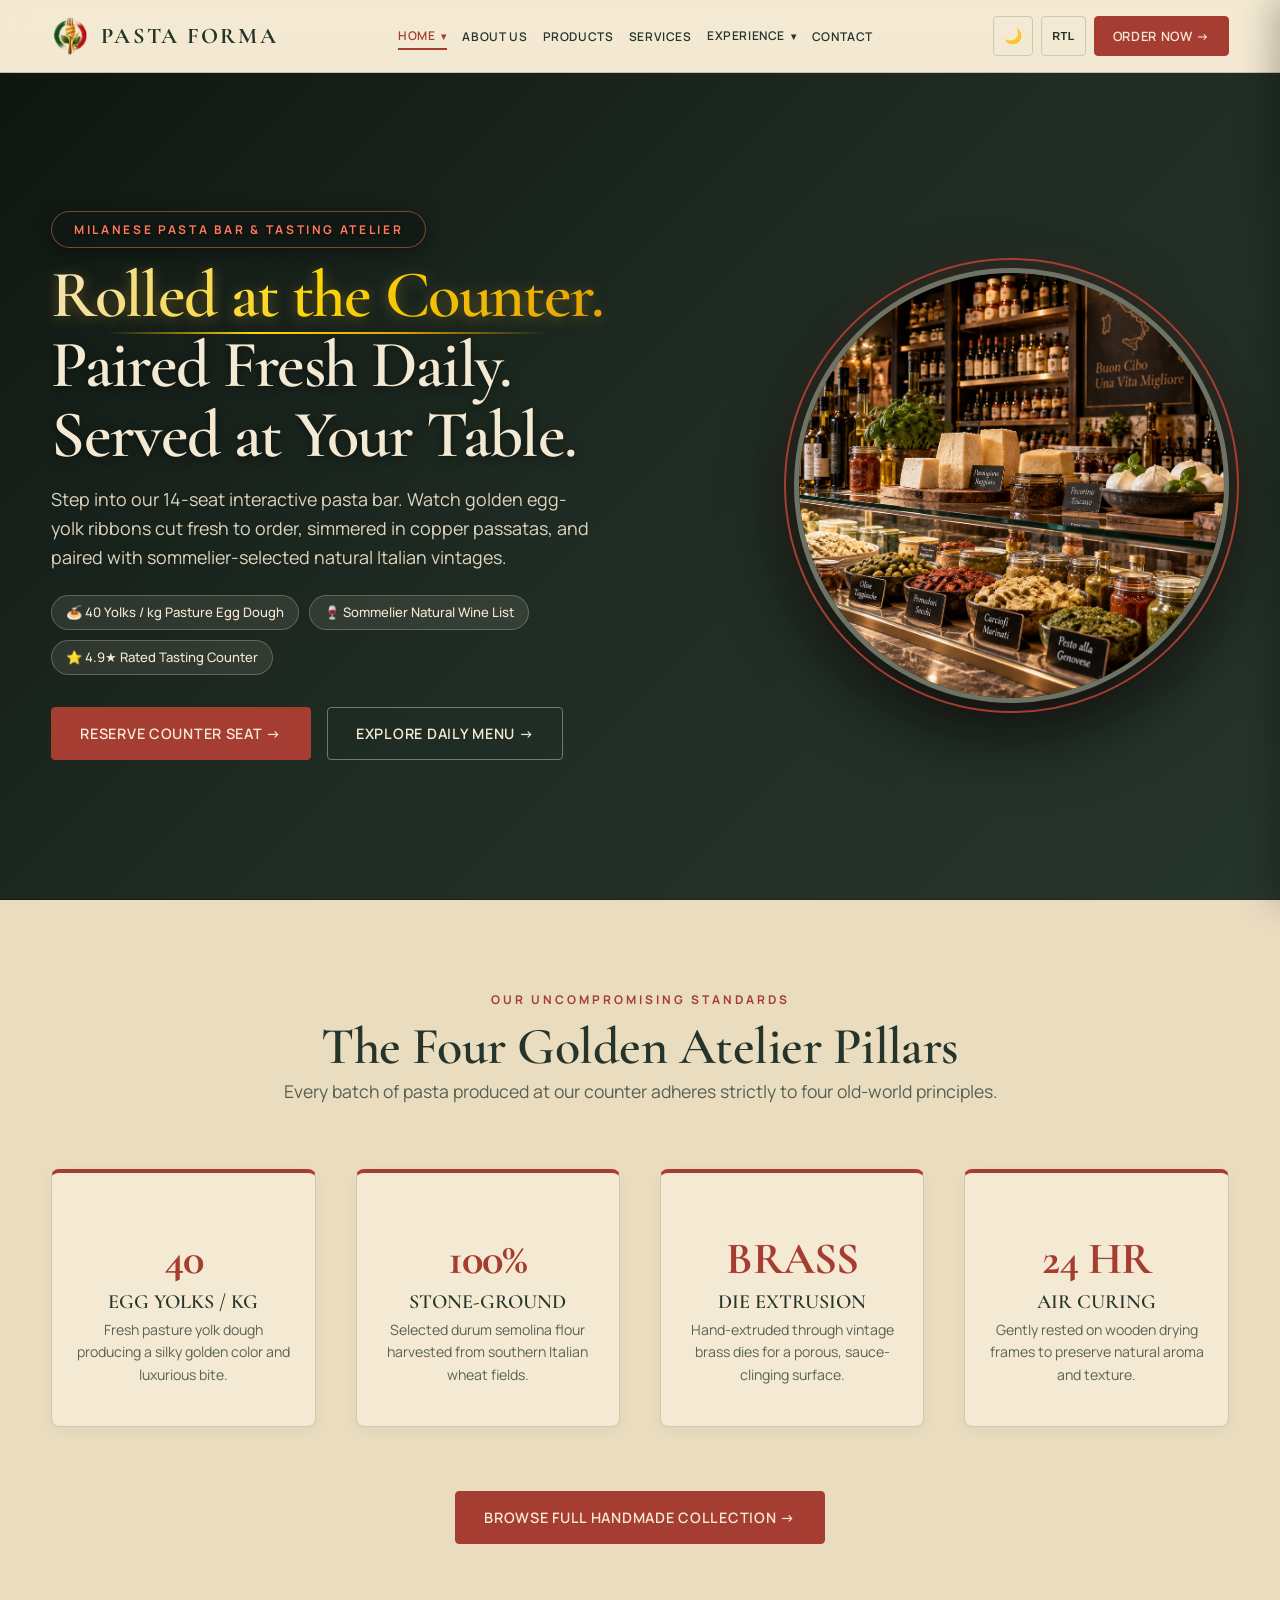
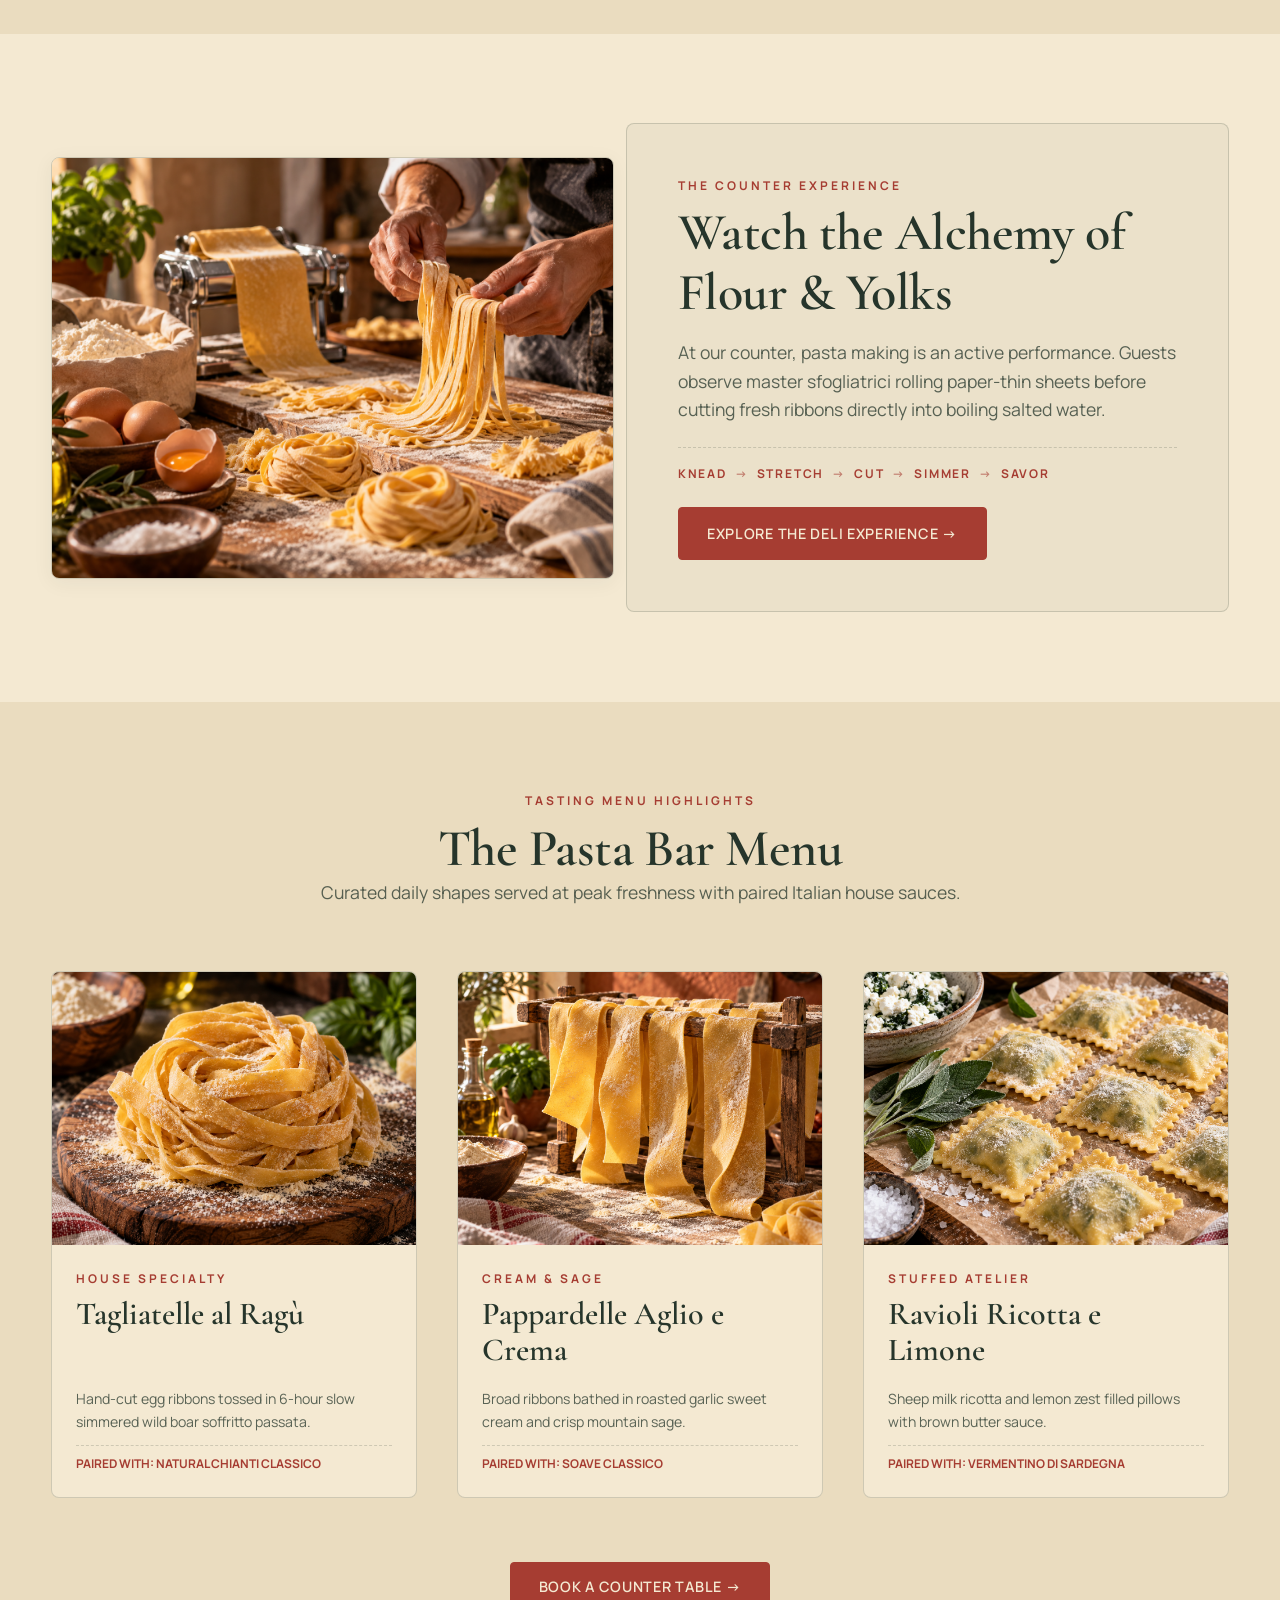
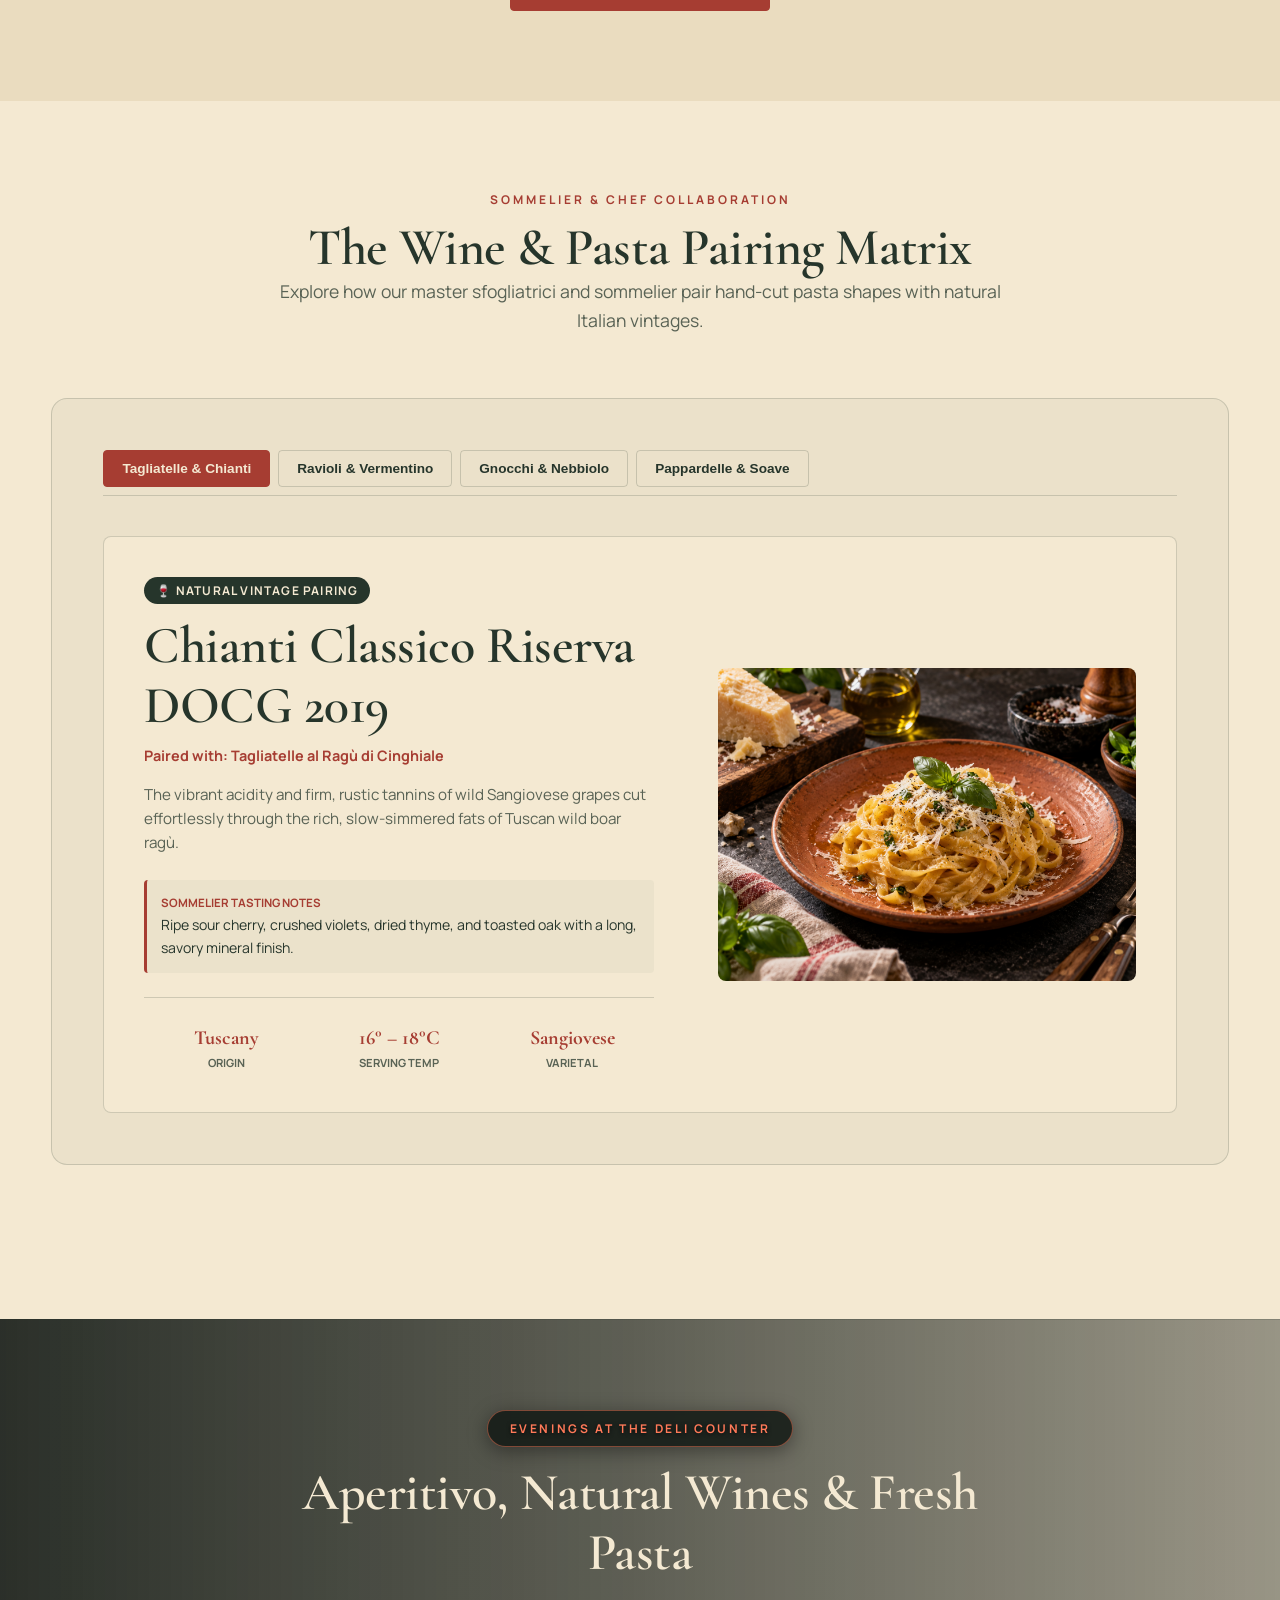
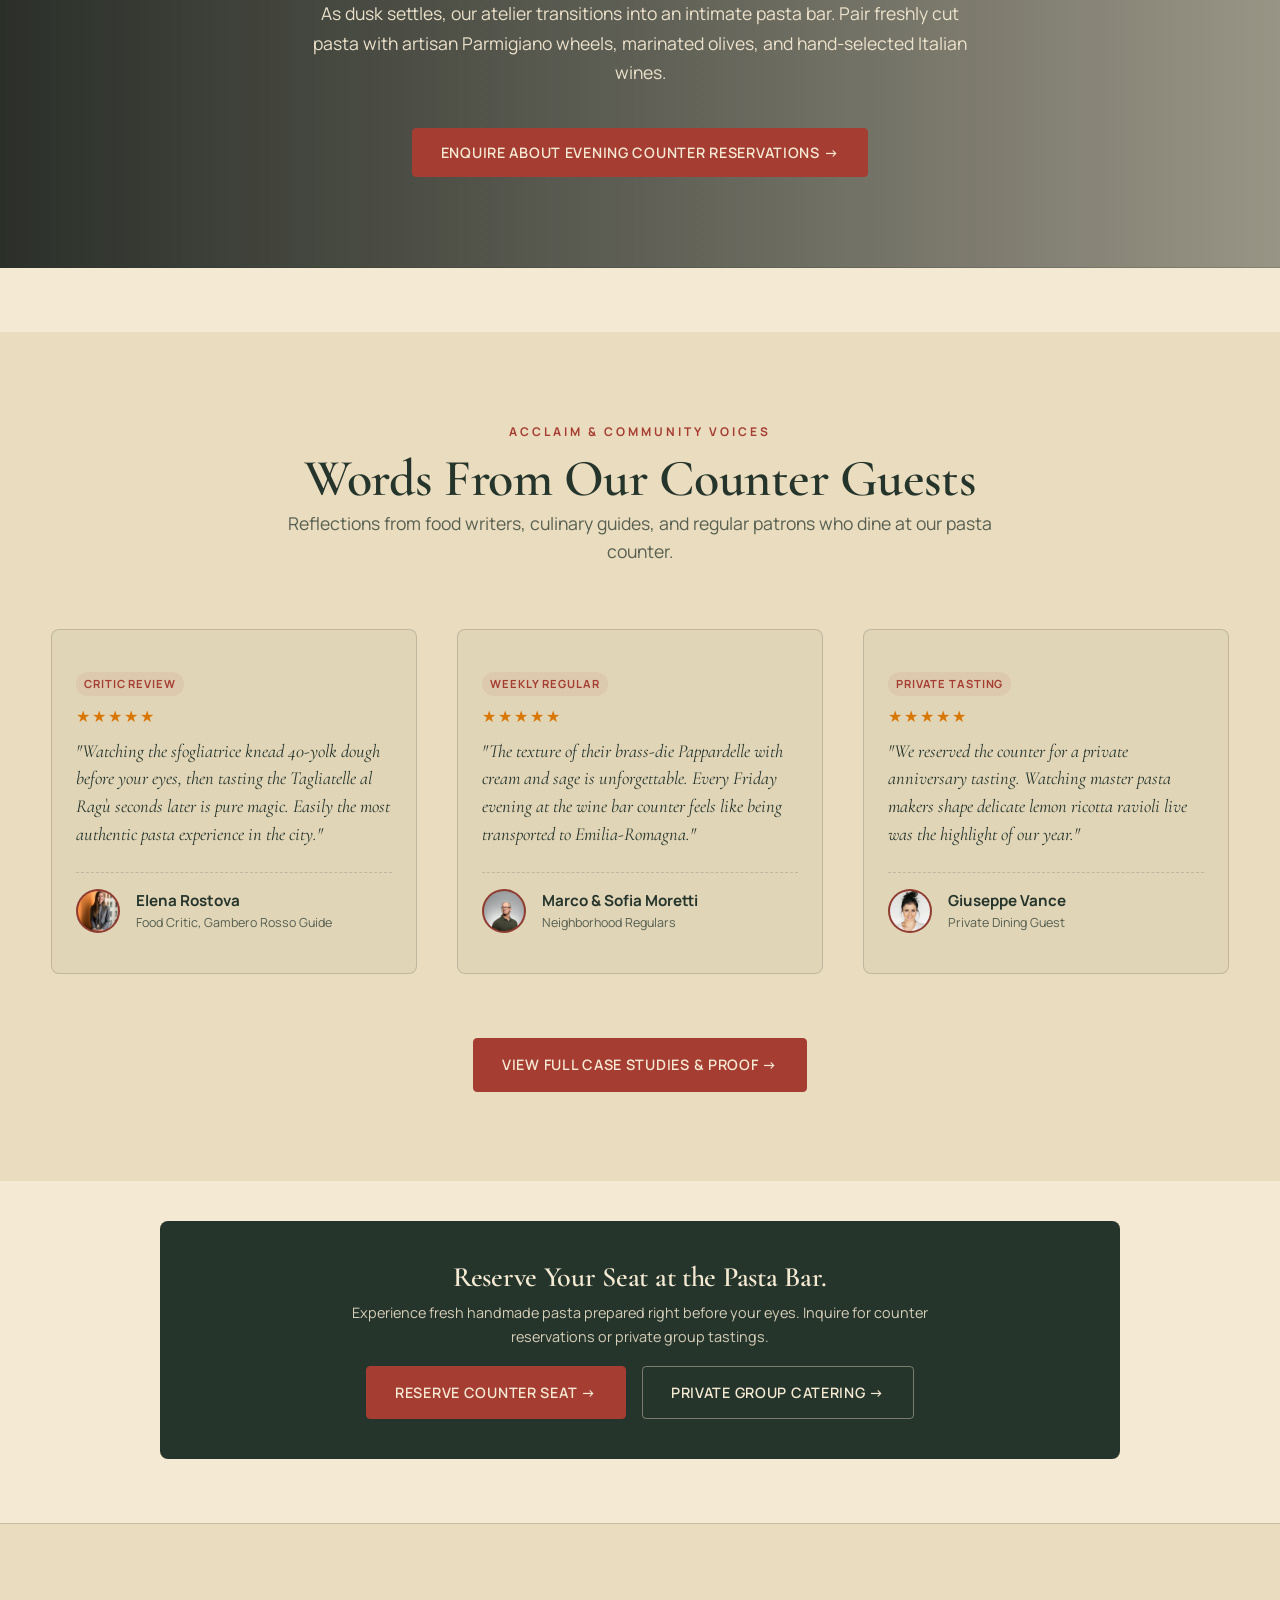
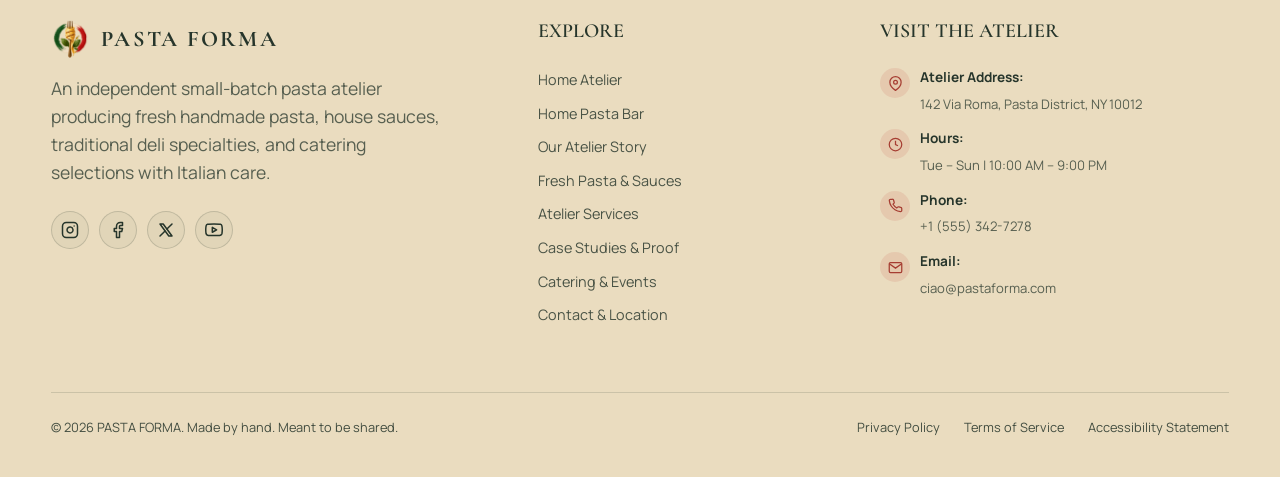
<file: home2.html>
<!DOCTYPE html>
<html lang="en" dir="ltr" data-theme="light">
<head>
  <meta charset="UTF-8">
  <meta name="viewport" content="width=device-width, initial-scale=1.0">
  <title>Pasta Bar & Atelier Experience | Home 2 | Pasta Forma</title>
  <meta name="description" content="Step into the Pasta Forma Milanese Pasta Bar & Atelier Experience. Fresh egg yolk pasta, small batch sauces, and intimate counter dining.">

  <!-- Favicon -->
  <link rel="icon" type="image/svg+xml" href="assets/images/favicon.svg">

  <!-- Open Graph / SEO -->
  <meta property="og:type" content="website">
  <meta property="og:title" content="Pasta Bar & Atelier Experience | Home 2 | Pasta Forma">
  <meta property="og:description" content="Experience our interactive pasta bar & fresh egg yolk atelier.">
  <meta property="og:image" content="assets/images/pasta-dough-process.webp">

  <!-- Stylesheet -->
  <link rel="stylesheet" href="assets/css/style.css">
  <style>
    /* Home 2 Unique Layout Styling */
    .home2-hero {
      margin-top: 72px; /* Offset for fixed navbar */
      height: calc(100vh - 72px);
      height: calc(100dvh - 72px);
      min-height: 520px;
      display: flex;
      flex-direction: column;
      align-items: center;
      justify-content: center;
      text-align: center;
      position: relative;
      background: linear-gradient(rgba(12, 18, 15, 0.45), rgba(12, 18, 15, 0.62)), url('assets/images/12.png') center/cover no-repeat;
      color: var(--pasta-cream);
      padding-block: clamp(1rem, 3vh, 2.5rem);
      padding-inline: var(--space-md);
      border-bottom: 1px solid var(--border-color);
      box-sizing: border-box;
      overflow: hidden;
    }

    .home2-hero h1, .home2-hero p {
      color: var(--pasta-cream);
      text-shadow: 0 2px 12px rgba(0, 0, 0, 0.65);
    }

    .pillars-grid {
      display: grid;
      grid-template-columns: repeat(auto-fit, minmax(240px, 1fr));
      gap: var(--space-lg);
      margin-top: var(--space-xl);
    }

    .pillar-card {
      background: var(--bg-primary);
      border: 1px solid var(--border-color);
      border-top: 4px solid var(--tomato-red);
      padding: var(--space-xl) var(--space-md) var(--space-lg);
      border-radius: var(--radius-md);
      text-align: center;
      position: relative;
      transition: transform var(--transition-fast), border-color var(--transition-fast), box-shadow var(--transition-fast);
      box-shadow: 0 4px 16px rgba(38, 53, 43, 0.04);
    }

    .pillar-card:hover {
      transform: translateY(-6px);
      border-color: var(--tomato-red);
      box-shadow: 0 12px 30px rgba(166, 61, 50, 0.18);
    }

    .pillar-stat {
      font-family: var(--font-serif);
      font-size: clamp(2.5rem, 3.5vw, 3.2rem);
      font-weight: 700;
      color: var(--tomato-red);
      line-height: 1;
      margin-bottom: var(--space-xs);
      letter-spacing: -0.02em;
    }

    .tasting-grid {
      display: grid;
      grid-template-columns: repeat(auto-fit, minmax(280px, 1fr));
      gap: var(--space-lg);
      margin-top: var(--space-xl);
    }

    .tasting-card {
      background: var(--bg-primary);
      border: 1px solid var(--border-color);
      border-radius: var(--radius-md);
      overflow: hidden;
      transition: transform var(--transition-fast), box-shadow var(--transition-fast);
    }

    .tasting-card:hover {
      transform: translateY(-4px);
      box-shadow: 0 12px 30px rgba(38, 53, 43, 0.12);
    }

    .wine-bar-banner-fullscreen {
      width: 100vw;
      position: relative;
      left: 50%;
      right: 50%;
      margin-left: -50vw;
      margin-right: -50vw;
      background: linear-gradient(to right, rgba(15, 22, 18, 0.88) 0%, rgba(15, 22, 18, 0.65) 50%, rgba(15, 22, 18, 0.4) 100%), url('assets/images/italian-deli-counter.webp') center/cover no-repeat fixed;
      color: var(--pasta-cream);
      padding-block: clamp(4rem, 10vh, 7rem);
      margin-block: var(--space-xl);
      border-block: 1px solid var(--border-color);
      box-sizing: border-box;
    }

    .wine-bar-banner-fullscreen h2, .wine-bar-banner-fullscreen p {
      color: var(--pasta-cream);
    }
  </style>
</head>
<body>

    <!-- GLOBAL NAVBAR -->
  <header class="site-navbar">
    <div class="container nav-container">
      <a href="index.html" class="brand-logo" aria-label="Pasta Forma Home">
        <img src="assets/images/logo.svg" alt="Pasta Forma Logo" class="logo-mark">
        <div class="brand-text">
          <span class="brand-name">PASTA FORMA</span>
        </div>
      </a>

      <!-- Desktop Nav Links -->
      <ul class="nav-menu-desktop" role="menubar">
        <li role="none" class="nav-dropdown">
          <a href="index.html" class="nav-link dropdown-toggle" role="menuitem" aria-haspopup="true" aria-expanded="false">
            Home <span class="nav-caret">▾</span>
          </a>
          <ul class="dropdown-menu">
            <li><a href="index.html" class="dropdown-link">Home 1</a></li>
            <li><a href="home2.html" class="dropdown-link">Home 2</a></li>
          </ul>
        </li>
        <li role="none"><a href="about.html" class="nav-link" role="menuitem">About Us</a></li>
        <li role="none"><a href="products.html" class="nav-link" role="menuitem">Products</a></li>
        <li role="none"><a href="deli-counter.html" class="nav-link" role="menuitem">Services</a></li>
        <li role="none" class="nav-dropdown">
          <a href="case-studies.html" class="nav-link dropdown-toggle" role="menuitem" aria-haspopup="true" aria-expanded="false">
            Experience <span class="nav-caret">▾</span>
          </a>
          <ul class="dropdown-menu">
            <li><a href="case-studies.html" class="dropdown-link">Case Studies & Proof</a></li>
            <li><a href="catering.html" class="dropdown-link">Events & Catering</a></li>
          </ul>
        </li>
        <li role="none"><a href="contact.html" class="nav-link" role="menuitem">Contact</a></li>
      </ul>

      <!-- Desktop Controls & CTA -->
      <div class="nav-actions-desktop">
        <button class="control-btn theme-toggle-btn" title="Toggle Light/Dark Theme" aria-label="Toggle Theme">🌙</button>
        <button class="control-btn rtl-toggle-btn" title="Toggle Layout Direction" aria-label="Toggle RTL">RTL</button>
        <button class="btn btn-primary" data-modal="order">Order Now →</button>
      </div>

      <!-- Hamburger Button (Mobile Only) -->
      <button class="hamburger-btn" aria-label="Open Mobile Menu" aria-expanded="false" aria-controls="mobileDrawer">
        <span></span>
        <span></span>
        <span></span>
      </button>
    </div>
  </header>

    <!-- MOBILE MENU DRAWER -->
  <div class="mobile-drawer" id="mobileDrawer" aria-hidden="true">
    <div class="mobile-drawer-header">
      <span class="mobile-drawer-title">Navigation</span>
      <button class="mobile-drawer-close-btn" aria-label="Close menu">&times;</button>
    </div>

    <ul class="mobile-drawer-nav">
      <li class="mobile-nav-dropdown">
        <button class="mobile-nav-toggle" aria-expanded="false">
          <span>Home</span>
          <span class="mobile-caret">▾</span>
        </button>
        <ul class="mobile-submenu">
          <li><a href="index.html" class="mobile-nav-link">Home 1</a></li>
          <li><a href="home2.html" class="mobile-nav-link">Home 2</a></li>
        </ul>
      </li>
      <li><a href="about.html" class="mobile-nav-link">About Us</a></li>
      <li><a href="products.html" class="mobile-nav-link">Products</a></li>
      <li><a href="deli-counter.html" class="mobile-nav-link">Services</a></li>
      <li class="mobile-nav-dropdown">
        <button class="mobile-nav-toggle" aria-expanded="false">
          <span>Experience</span>
          <span class="mobile-caret">▾</span>
        </button>
        <ul class="mobile-submenu">
          <li><a href="case-studies.html" class="mobile-nav-link">Case Studies & Proof</a></li>
          <li><a href="catering.html" class="mobile-nav-link">Events & Catering</a></li>
        </ul>
      </li>
      <li><a href="contact.html" class="mobile-nav-link">Contact</a></li>
    </ul>

    <div class="mobile-drawer-footer">
      <div class="mobile-controls-centered">
        <button class="control-btn theme-toggle-btn" title="Toggle Light/Dark Theme" aria-label="Toggle Theme">🌙</button>
        <button class="control-btn rtl-toggle-btn" title="Toggle Layout Direction" aria-label="Toggle RTL">RTL</button>
      </div>
      <button class="btn btn-primary" data-modal="order" style="width: 100%;">Order Now →</button>
    </div>
  </div>

  <main id="mainContent">

    <!-- HOME 2 — SECTION 01 — SPLIT VIEWPORT MILANESE PASTA BAR HERO -->
    <section class="home2-hero-split">
      <div class="container">
        <div class="home2-hero-grid">
          <!-- LEFT SIDE CONTENT (LEFT ALIGNED) -->
          <div class="home2-hero-left reveal-on-scroll">
            <span class="eyebrow hero-eyebrow-badge" style="margin-bottom: 12px;">MILANESE PASTA BAR & TASTING ATELIER</span>
            <h1 class="h1-editorial home2-hero-title">
              <span class="egg-yolk-text">Rolled at the Counter.</span><br>
              <span>Paired Fresh Daily.</span><br>
              <span>Served at Your Table.</span>
            </h1>
            <p>
              Step into our 14-seat interactive pasta bar. Watch golden egg-yolk ribbons cut fresh to order, simmered in copper passatas, and paired with sommelier-selected natural Italian vintages.
            </p>
            <div class="hero-feature-pills">
              <span class="hero-pill">🍝 40 Yolks / kg Pasture Egg Dough</span>
              <span class="hero-pill">🍷 Sommelier Natural Wine List</span>
              <span class="hero-pill">⭐ 4.9★ Rated Tasting Counter</span>
            </div>
            <div style="display: flex; gap: var(--space-sm); flex-wrap: wrap; margin-top: 8px;">
              <button class="btn btn-primary" data-modal="order">Reserve Counter Seat →</button>
              <a href="products.html" class="btn btn-secondary" style="color: var(--pasta-cream); border-color: rgba(244, 233, 210, 0.4);">Explore Daily Menu →</a>
            </div>
          </div>

          <!-- RIGHT SIDE CLEAN CIRCULAR HERO IMAGE -->
          <div class="home2-hero-right reveal-on-scroll">
            <div class="home2-hero-img-box">
              <img src="assets/images/12.png" alt="Chef hand-crafting fresh egg yolk tagliatelle at the pasta bar counter" loading="eager">
            </div>
          </div>
        </div>
      </div>
    </section>

    <!-- HOME 2 — SECTION 02 — THE 4 GOLDEN ATELIER PILLARS -->
    <section style="background-color: var(--bg-secondary);">
      <div class="container">
        <div class="selector-header reveal-on-scroll">
          <span class="eyebrow">OUR UNCOMPROMISING STANDARDS</span>
          <h2 class="h2-editorial">The Four Golden Atelier Pillars</h2>
          <p style="margin-inline: auto;">Every batch of pasta produced at our counter adheres strictly to four old-world principles.</p>
        </div>

        <div class="pillars-grid">
          <div class="pillar-card reveal-on-scroll">
            <div class="pillar-stat">40</div>
            <h4 style="margin-bottom: 6px;">EGG YOLKS / KG</h4>
            <p style="font-size: 0.88rem;">Fresh pasture yolk dough producing a silky golden color and luxurious bite.</p>
          </div>

          <div class="pillar-card reveal-on-scroll">
            <div class="pillar-stat">100%</div>
            <h4 style="margin-bottom: 6px;">STONE-GROUND</h4>
            <p style="font-size: 0.88rem;">Selected durum semolina flour harvested from southern Italian wheat fields.</p>
          </div>

          <div class="pillar-card reveal-on-scroll">
            <div class="pillar-stat">BRASS</div>
            <h4 style="margin-bottom: 6px;">DIE EXTRUSION</h4>
            <p style="font-size: 0.88rem;">Hand-extruded through vintage brass dies for a porous, sauce-clinging surface.</p>
          </div>

          <div class="pillar-card reveal-on-scroll">
            <div class="pillar-stat">24 HR</div>
            <h4 style="margin-bottom: 6px;">AIR CURING</h4>
            <p style="font-size: 0.88rem;">Gently rested on wooden drying frames to preserve natural aroma and texture.</p>
          </div>
        </div>

        <div style="text-align: center; margin-top: var(--space-xl);" class="reveal-on-scroll">
          <a href="products.html" class="btn btn-primary">Browse Full Handmade Collection →</a>
        </div>
      </div>
    </section>

    <!-- HOME 2 — SECTION 03 — LIVE ATELIER STORY -->
    <section>
      <div class="container story-grid">
        <div class="hero-image-wrapper reveal-on-scroll" style="aspect-ratio: 4 / 3;">
          <img src="assets/images/26.png" alt="Fresh pasta shapes on linen cloth" loading="lazy">
        </div>
        <div class="story-card-overlay reveal-on-scroll">
          <span class="eyebrow">THE COUNTER EXPERIENCE</span>
          <h2 class="h2-editorial" style="margin-bottom: var(--space-sm);">Watch the Alchemy of Flour & Yolks</h2>
          <p style="margin-bottom: var(--space-sm);">
            At our counter, pasta making is an active performance. Guests observe master sfogliatrici rolling paper-thin sheets before cutting fresh ribbons directly into boiling salted water.
          </p>
          <div class="craft-marker-list" style="margin-bottom: var(--space-md);">
            <span class="craft-step">KNEAD</span>
            <span class="craft-step">STRETCH</span>
            <span class="craft-step">CUT</span>
            <span class="craft-step">SIMMER</span>
            <span class="craft-step">SAVOR</span>
          </div>
          <div>
            <a href="deli-counter.html" class="btn btn-primary">Explore The Deli Experience →</a>
          </div>
        </div>
      </div>
    </section>

    <!-- HOME 2 — SECTION 04 — THE CHEF'S PASTA TASTING MENU -->
    <section id="tasting-counter" style="background-color: var(--bg-secondary);">
      <div class="container">
        <div class="selector-header reveal-on-scroll">
          <span class="eyebrow">TASTING MENU HIGHLIGHTS</span>
          <h2 class="h2-editorial">The Pasta Bar Menu</h2>
          <p style="margin-inline: auto;">Curated daily shapes served at peak freshness with paired Italian house sauces.</p>
        </div>

        <div class="tasting-grid">
          <!-- Dish 1 -->
          <div class="tasting-card reveal-on-scroll">
            <div style="aspect-ratio: 4/3; overflow: hidden;">
              <img src="assets/images/6.png" alt="Tagliatelle dish" style="width:100%; height:100%; object-fit:cover;">
            </div>
            <div class="tasting-card-body">
              <span class="eyebrow">HOUSE SPECIALTY</span>
              <h3 class="h3-editorial">Tagliatelle al Ragù</h3>
              <p style="font-size: 0.88rem;">Hand-cut egg ribbons tossed in 6-hour slow simmered wild boar soffritto passata.</p>
              <span class="tasting-card-pair">Paired with: Natural Chianti Classico</span>
            </div>
          </div>

          <!-- Dish 2 -->
          <div class="tasting-card reveal-on-scroll">
            <div style="aspect-ratio: 4/3; overflow: hidden;">
              <img src="assets/images/7.png" alt="Pappardelle dish" style="width:100%; height:100%; object-fit:cover;">
            </div>
            <div class="tasting-card-body">
              <span class="eyebrow">CREAM & SAGE</span>
              <h3 class="h3-editorial">Pappardelle Aglio e Crema</h3>
              <p style="font-size: 0.88rem;">Broad ribbons bathed in roasted garlic sweet cream and crisp mountain sage.</p>
              <span class="tasting-card-pair">Paired with: Soave Classico</span>
            </div>
          </div>

          <!-- Dish 3 -->
          <div class="tasting-card reveal-on-scroll">
            <div style="aspect-ratio: 4/3; overflow: hidden;">
              <img src="assets/images/8.png" alt="Ravioli dish" style="width:100%; height:100%; object-fit:cover;">
            </div>
            <div class="tasting-card-body">
              <span class="eyebrow">STUFFED ATELIER</span>
              <h3 class="h3-editorial">Ravioli Ricotta e Limone</h3>
              <p style="font-size: 0.88rem;">Sheep milk ricotta and lemon zest filled pillows with brown butter sauce.</p>
              <span class="tasting-card-pair">Paired with: Vermentino di Sardegna</span>
            </div>
          </div>
        </div>

        <div style="text-align: center; margin-top: var(--space-xl);" class="reveal-on-scroll">
          <button class="btn btn-primary" data-modal="order">Book a Counter Table →</button>
        </div>
      </div>
    </section>

    <!-- HOME 2 — SECTION 04.5 — SOMMELIER'S PASTA & WINE PAIRING MATRIX (UNIQUE SECTION) -->
    <section>
      <div class="container">
        <div class="selector-header reveal-on-scroll">
          <span class="eyebrow">SOMMELIER & CHEF COLLABORATION</span>
          <h2 class="h2-editorial">The Wine & Pasta Pairing Matrix</h2>
          <p style="margin-inline: auto;">Explore how our master sfogliatrici and sommelier pair hand-cut pasta shapes with natural Italian vintages.</p>
        </div>

        <div class="pairing-matrix-wrapper reveal-on-scroll">
          <!-- Pairing Nav Tabs -->
          <div class="pairing-tabs-nav" role="tablist" aria-label="Wine and Pasta Pairings">
            <button class="pairing-tab-btn active" data-pair="ragu" role="tab" aria-selected="true">Tagliatelle & Chianti</button>
            <button class="pairing-tab-btn" data-pair="ricotta" role="tab" aria-selected="false">Ravioli & Vermentino</button>
            <button class="pairing-tab-btn" data-pair="gnocchi" role="tab" aria-selected="false">Gnocchi & Nebbiolo</button>
            <button class="pairing-tab-btn" data-pair="sage" role="tab" aria-selected="false">Pappardelle & Soave</button>
          </div>

          <!-- Pairing Display Card -->
          <div class="pairing-display-card">
            <div>
              <span class="pairing-wine-badge">🍷 NATURAL VINTAGE PAIRING</span>
              <h3 class="h2-editorial pairing-wine-title" style="margin-top: 4px; margin-bottom: var(--space-xs);">Chianti Classico Riserva DOCG 2019</h3>
              <p class="pairing-dish-subtitle" style="font-size: 0.9rem; font-weight: 700; color: var(--tomato-red); margin-bottom: var(--space-sm);">Paired with: Tagliatelle al Ragù di Cinghiale</p>
              <p class="pairing-desc" style="margin-bottom: var(--space-md); font-size: 0.95rem;">
                The vibrant acidity and firm, rustic tannins of wild Sangiovese grapes cut effortlessly through the rich, slow-simmered fats of Tuscan wild boar ragù.
              </p>
              
              <div style="background: var(--bg-card); padding: 14px; border-radius: var(--radius-sm); border-left: 3px solid var(--tomato-red);">
                <span style="font-size: 0.72rem; font-weight: 700; text-transform: uppercase; color: var(--tomato-red); display: block; margin-bottom: 2px;">SOMMELIER TASTING NOTES</span>
                <p class="pairing-tasting-notes" style="font-size: 0.88rem; margin: 0; color: var(--text-primary);">
                  Ripe sour cherry, crushed violets, dried thyme, and toasted oak with a long, savory mineral finish.
                </p>
              </div>

              <div class="pairing-stats-grid">
                <div class="pairing-stat-item">
                  <span class="pairing-stat-value pairing-stat-region">Tuscany</span>
                  <span class="pairing-stat-label">ORIGIN</span>
                </div>
                <div class="pairing-stat-item">
                  <span class="pairing-stat-value pairing-stat-temp">16° – 18°C</span>
                  <span class="pairing-stat-label">SERVING TEMP</span>
                </div>
                <div class="pairing-stat-item">
                  <span class="pairing-stat-value pairing-stat-grape">Sangiovese</span>
                  <span class="pairing-stat-label">VARIETAL</span>
                </div>
              </div>
            </div>

            <div style="position: relative; border-radius: var(--radius-md); overflow: hidden; aspect-ratio: 4 / 3;">
              <img class="pairing-img" src="assets/images/3.png" alt="Tagliatelle and Wine Pairing" style="width: 100%; height: 100%; object-fit: cover;">
            </div>
          </div>
        </div>
      </div>
    </section>

    <!-- HOME 2 — SECTION 05 — EVENINGS AT THE PASTA BAR (FULLSCREEN FIXED PARALLAX SECTION) -->
    <section class="wine-bar-banner-fullscreen">
      <div class="container reveal-on-scroll" style="text-align: center;">
        <div style="max-width: 680px; margin-inline: auto; text-align: center;">
          <span class="eyebrow hero-eyebrow-badge">EVENINGS AT THE DELI COUNTER</span>
          <h2 class="h2-editorial" style="margin-bottom: var(--space-sm);">Aperitivo, Natural Wines & Fresh Pasta</h2>
          <p style="margin-bottom: var(--space-lg); font-size: 1.1rem; line-height: 1.7; opacity: 0.95; margin-inline: auto;">
            As dusk settles, our atelier transitions into an intimate pasta bar. Pair freshly cut pasta with artisan Parmigiano wheels, marinated olives, and hand-selected Italian wines.
          </p>
          <button class="btn btn-primary" data-modal="deli">Enquire About Evening Counter Reservations →</button>
        </div>
      </div>
    </section>

    <!-- HOME 2 — SECTION 05.5 — GUEST VOICES & TESTIMONIALS (TESTIMONIALS SECTION) -->
    <section style="background-color: var(--bg-secondary);">
      <div class="container">
        <div class="selector-header reveal-on-scroll">
          <span class="eyebrow">ACCLAIM & COMMUNITY VOICES</span>
          <h2 class="h2-editorial">Words From Our Counter Guests</h2>
          <p style="margin-inline: auto;">Reflections from food writers, culinary guides, and regular patrons who dine at our pasta counter.</p>
        </div>

        <div class="testimonials-grid">
          <!-- Card 1 -->
          <div class="testimonial-card reveal-on-scroll">
            <div>
              <span class="testimonial-badge">CRITIC REVIEW</span>
              <div class="testimonial-stars">★★★★★</div>
              <p class="testimonial-quote">
                "Watching the sfogliatrice knead 40-yolk dough before your eyes, then tasting the Tagliatelle al Ragù seconds later is pure magic. Easily the most authentic pasta experience in the city."
              </p>
            </div>
            <div class="testimonial-author">
              <div class="testimonial-avatar">
                <img src="assets/images/avatar-4.jpg" alt="Elena Rostova">
              </div>
              <div class="testimonial-meta">
                <span class="testimonial-name">Elena Rostova</span>
                <span class="testimonial-role">Food Critic, Gambero Rosso Guide</span>
              </div>
            </div>
          </div>

          <!-- Card 2 -->
          <div class="testimonial-card reveal-on-scroll">
            <div>
              <span class="testimonial-badge">WEEKLY REGULAR</span>
              <div class="testimonial-stars">★★★★★</div>
              <p class="testimonial-quote">
                "The texture of their brass-die Pappardelle with cream and sage is unforgettable. Every Friday evening at the wine bar counter feels like being transported to Emilia-Romagna."
              </p>
            </div>
            <div class="testimonial-author">
              <div class="testimonial-avatar">
                <img src="assets/images/avatar-5.jpg" alt="Marco & Sofia Moretti">
              </div>
              <div class="testimonial-meta">
                <span class="testimonial-name">Marco & Sofia Moretti</span>
                <span class="testimonial-role">Neighborhood Regulars</span>
              </div>
            </div>
          </div>

          <!-- Card 3 -->
          <div class="testimonial-card reveal-on-scroll">
            <div>
              <span class="testimonial-badge">PRIVATE TASTING</span>
              <div class="testimonial-stars">★★★★★</div>
              <p class="testimonial-quote">
                "We reserved the counter for a private anniversary tasting. Watching master pasta makers shape delicate lemon ricotta ravioli live was the highlight of our year."
              </p>
            </div>
            <div class="testimonial-author">
              <div class="testimonial-avatar">
                <img src="assets/images/avatar-6.jpg" alt="Giuseppe Vance">
              </div>
              <div class="testimonial-meta">
                <span class="testimonial-name">Giuseppe Vance</span>
                <span class="testimonial-role">Private Dining Guest</span>
              </div>
            </div>
          </div>
        </div>

        <div style="text-align: center; margin-top: var(--space-xl);" class="reveal-on-scroll">
          <a href="case-studies.html" class="btn btn-primary">View Full Case Studies & Proof →</a>
        </div>
      </div>
    </section>

    <!-- HOME 2 — SECTION 06 — ATELIER RESERVATIONS & ENQUIRY BANNER -->
    <section class="container section-sm">
      <div class="banner-cta reveal-on-scroll">
        <h2 class="h2-editorial">Reserve Your Seat at the Pasta Bar.</h2>
        <p>
          Experience fresh handmade pasta prepared right before your eyes. Inquire for counter reservations or private group tastings.
        </p>
        <div style="display: flex; justify-content: center; gap: var(--space-sm); flex-wrap: wrap;">
          <button class="btn btn-primary" data-modal="order">Reserve Counter Seat →</button>
          <a href="catering.html" class="btn btn-secondary" style="color: var(--pasta-cream); border-color: rgba(244, 233, 210, 0.4);">Private Group Catering →</a>
        </div>
      </div>
    </section>

  </main>

  <!-- GLOBAL FOOTER -->
  <footer class="site-footer">
    <div class="container">
      <div class="footer-grid">
        <div class="footer-brand">
          <a href="index.html" class="brand-logo" aria-label="Pasta Forma Home" style="margin-bottom: var(--space-xs);">
            <img src="assets/images/logo.svg" alt="Pasta Forma Logo" class="logo-mark">
            <div class="brand-text">
              <span class="brand-name" style="color: var(--pasta-cream);">PASTA FORMA</span>
            </div>
          </a>
          <p>
            An independent small-batch pasta atelier producing fresh handmade pasta, house sauces, traditional deli specialties, and catering selections with Italian care.
          </p>
          <div class="footer-social-bar">
            <a href="#" class="footer-social-icon" aria-label="Instagram" title="Instagram">
              <svg width="18" height="18" viewBox="0 0 24 24" fill="none" stroke="currentColor" stroke-width="2" stroke-linecap="round" stroke-linejoin="round"><rect x="2" y="2" width="20" height="20" rx="5" ry="5"/><path d="M16 11.37A4 4 0 1 1 12.63 8 4 4 0 0 1 16 11.37z"/><line x1="17.5" y1="6.5" x2="17.51" y2="6.5"/></svg>
            </a>
            <a href="#" class="footer-social-icon" aria-label="Facebook" title="Facebook">
              <svg width="18" height="18" viewBox="0 0 24 24" fill="none" stroke="currentColor" stroke-width="2" stroke-linecap="round" stroke-linejoin="round"><path d="M18 2h-3a5 5 0 0 0-5 5v3H7v4h3v8h4v-8h3l1-4h-4V7a1 1 0 0 1 1-1h3z"/></svg>
            </a>
            <a href="#" class="footer-social-icon" aria-label="X (Twitter)" title="X (Twitter)">
              <svg width="18" height="18" viewBox="0 0 24 24" fill="none" stroke="currentColor" stroke-width="2" stroke-linecap="round" stroke-linejoin="round"><path d="M4 4l11.733 16h4.267l-11.733 -16z"/><path d="M4 20l6.768 -6.768m2.46 -2.46l6.772 -6.772"/></svg>
            </a>
            <a href="#" class="footer-social-icon" aria-label="YouTube" title="YouTube">
              <svg width="18" height="18" viewBox="0 0 24 24" fill="none" stroke="currentColor" stroke-width="2" stroke-linecap="round" stroke-linejoin="round"><path d="M22.54 6.42a2.78 2.78 0 0 0-1.94-2C18.88 4 12 4 12 4s-6.88 0-8.6.46a2.78 2.78 0 0 0-1.94 2A29 29 0 0 0 1 11.75a29 29 0 0 0 .46 5.33A2.78 2.78 0 0 0 3.4 19c1.72.46 8.6.46 8.6.46s6.88 0 8.6-.46a2.78 2.78 0 0 0 1.94-2 29 29 0 0 0 .46-5.25 29 29 0 0 0-.46-5.33z"/><polygon points="9.75 15.02 15.5 11.75 9.75 8.48 9.75 15.02"/></svg>
            </a>
          </div>
        </div>

        <div>
          <h4 class="footer-title">EXPLORE</h4>
          <ul class="footer-links">
            <li><a href="index.html">Home Atelier</a></li>
            <li><a href="home2.html">Home Pasta Bar</a></li>
            <li><a href="about.html">Our Atelier Story</a></li>
            <li><a href="products.html">Fresh Pasta & Sauces</a></li>
            <li><a href="deli-counter.html">Atelier Services</a></li>
            <li><a href="case-studies.html">Case Studies & Proof</a></li>
            <li><a href="catering.html">Catering & Events</a></li>
            <li><a href="contact.html">Contact & Location</a></li>
          </ul>
        </div>

        <div>
          <h4 class="footer-title">VISIT THE ATELIER</h4>
          <ul style="list-style: none; padding: 0; margin: 0 0 var(--space-md) 0; display: flex; flex-direction: column; gap: 12px;">
            <li style="display: flex; align-items: flex-start; gap: 10px;">
              <span class="footer-icon-badge">
                <svg width="15" height="15" viewBox="0 0 24 24" fill="none" stroke="currentColor" stroke-width="2"><path d="M21 10c0 7-9 13-9 13s-9-6-9-13a9 9 0 0 1 18 0z"/><circle cx="12" cy="10" r="3"/></svg>
              </span>
              <div>
                <strong style="color: var(--text-primary); display: block; margin-bottom: 2px; font-size: 0.85rem;">Atelier Address:</strong>
                <span style="color: var(--text-muted); font-size: 0.82rem;">142 Via Roma, Pasta District, NY 10012</span>
              </div>
            </li>

            <li style="display: flex; align-items: flex-start; gap: 10px;">
              <span class="footer-icon-badge">
                <svg width="15" height="15" viewBox="0 0 24 24" fill="none" stroke="currentColor" stroke-width="2"><circle cx="12" cy="12" r="10"/><polyline points="12 6 12 12 16 14"/></svg>
              </span>
              <div>
                <strong style="color: var(--text-primary); display: block; margin-bottom: 2px; font-size: 0.85rem;">Hours:</strong>
                <span style="color: var(--text-muted); font-size: 0.82rem;">Tue – Sun | 10:00 AM – 9:00 PM</span>
              </div>
            </li>

            <li style="display: flex; align-items: flex-start; gap: 10px;">
              <span class="footer-icon-badge">
                <svg width="15" height="15" viewBox="0 0 24 24" fill="none" stroke="currentColor" stroke-width="2"><path d="M22 16.92v3a2 2 0 0 1-2.18 2 19.79 19.79 0 0 1-8.63-3.07 19.5 19.5 0 0 1-6-6 19.79 19.79 0 0 1-3.07-8.67A2 2 0 0 1 4.11 2h3a2 2 0 0 1 2 1.72 12.84 12.84 0 0 0 .7 2.81 2 2 0 0 1-.45 2.11L8.09 9.91a16 16 0 0 0 6 6l1.27-1.27a2 2 0 0 1 2.11-.45 12.84 12.84 0 0 0 2.81.7A2 2 0 0 1 22 16.92z"/></svg>
              </span>
              <div>
                <strong style="color: var(--text-primary); display: block; margin-bottom: 2px; font-size: 0.85rem;">Phone:</strong>
                <a href="tel:+15553427278" style="color: var(--text-muted); text-decoration: none; font-size: 0.82rem;">+1 (555) 342-7278</a>
              </div>
            </li>

            <li style="display: flex; align-items: flex-start; gap: 10px;">
              <span class="footer-icon-badge">
                <svg width="15" height="15" viewBox="0 0 24 24" fill="none" stroke="currentColor" stroke-width="2"><path d="M4 4h16c1.1 0 2 .9 2 2v12c0 1.1-.9 2-2 2H4c-1.1 0-2-.9-2-2V6c0-1.1.9-2 2-2z"/><polyline points="22,6 12,13 2,6"/></svg>
              </span>
              <div>
                <strong style="color: var(--text-primary); display: block; margin-bottom: 2px; font-size: 0.85rem;">Email:</strong>
                <a href="mailto:ciao@pastaforma.com" style="color: var(--text-muted); text-decoration: none; font-size: 0.82rem;">ciao@pastaforma.com</a>
              </div>
            </li>
          </ul>
        </div>
      </div>

      <div class="footer-bottom">
        <span>© 2026 PASTA FORMA. Made by hand. Meant to be shared.</span>
        <ul class="footer-bottom-links">
          <li><a href="#">Privacy Policy</a></li>
          <li><a href="#">Terms of Service</a></li>
          <li><a href="#">Accessibility Statement</a></li>
        </ul>
      </div>
    </div>
  </footer>

  <!-- GLOBAL MODAL BACKDROP CONTAINER -->
  <div class="modal-backdrop" aria-hidden="true" role="dialog" aria-modal="true">
    <div class="modal-card">
      <button class="modal-close-btn" aria-label="Close modal">&times;</button>
      <h3 class="h2-editorial modal-title" style="margin-bottom: var(--space-md); font-size: 1.8rem;">Enquiry Form</h3>
      <div class="modal-body-content">
        <!-- Content injected dynamically via modal.js -->
      </div>
    </div>
  </div>

  <script src="assets/js/theme.js"></script>
  <script src="assets/js/navigation.js"></script>
  <script src="assets/js/modal.js"></script>
  <script src="assets/js/main.js"></script>
</body>
</html>
</file>
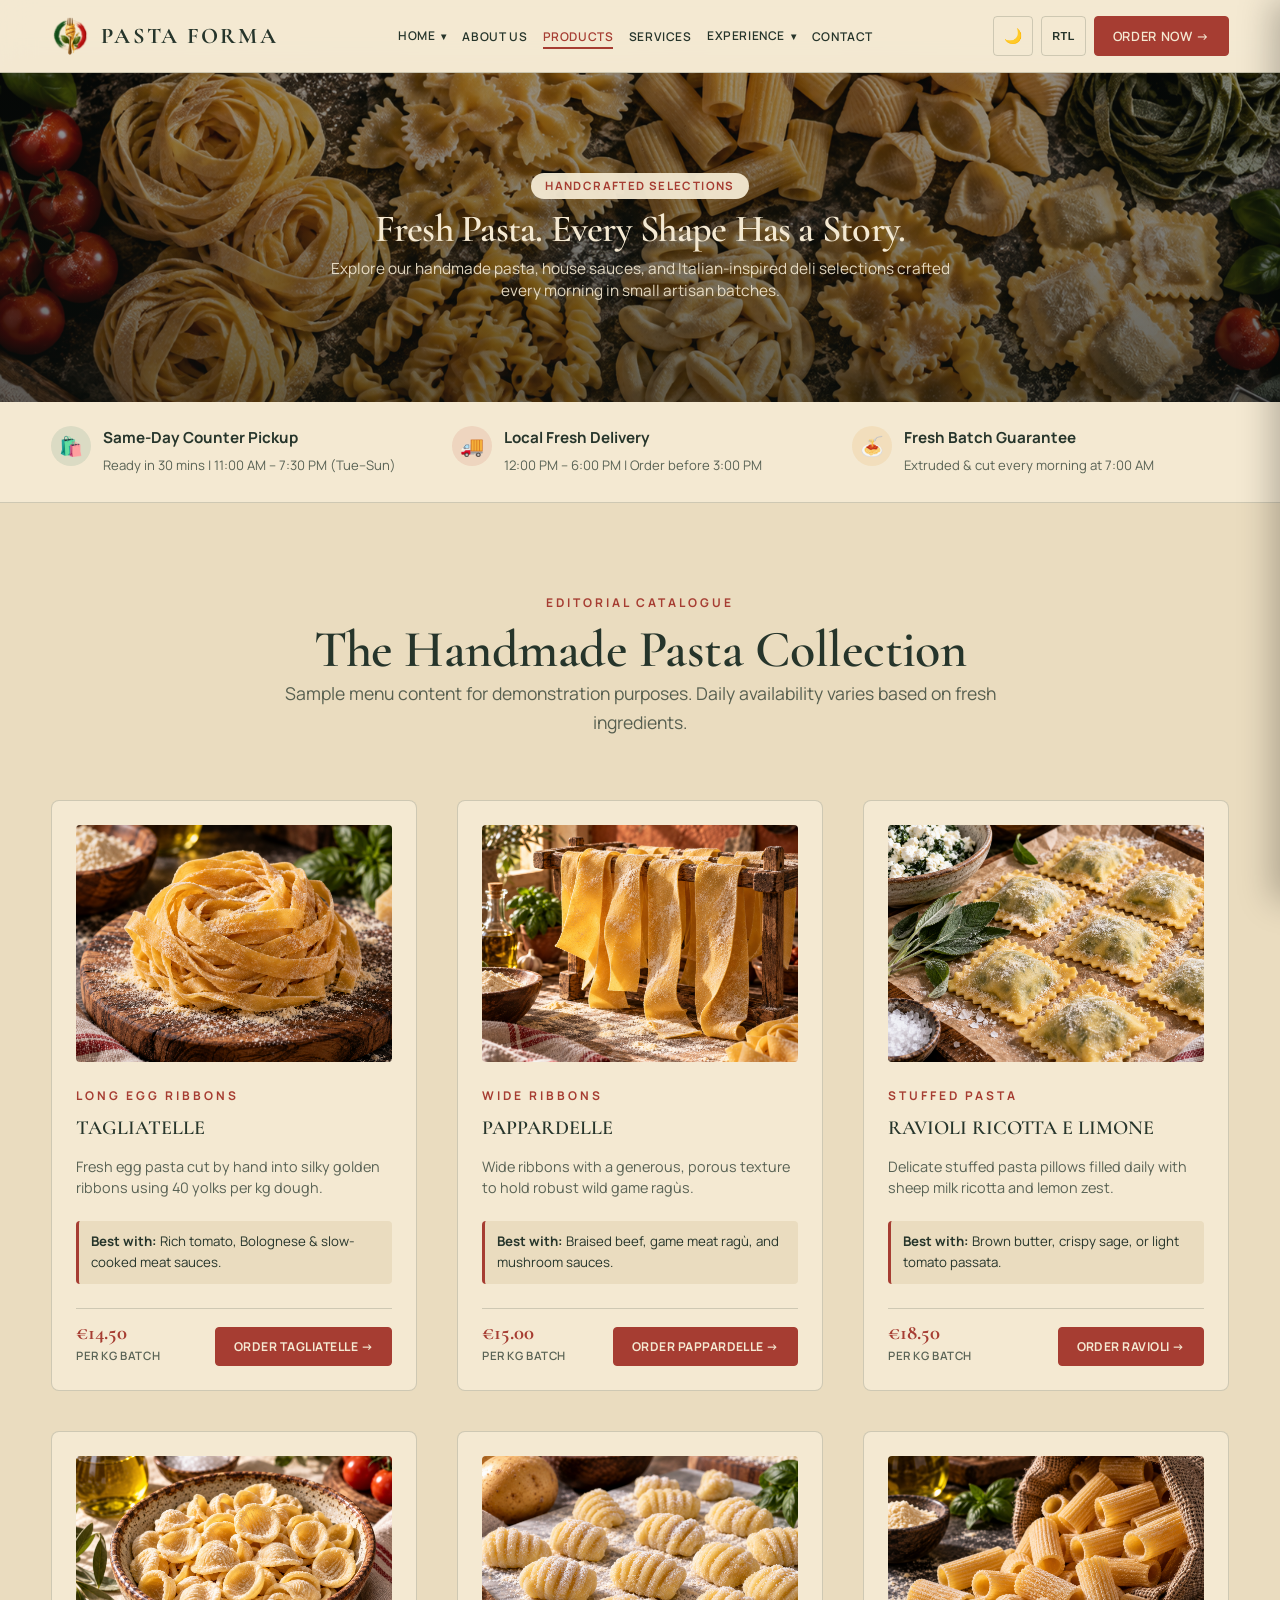
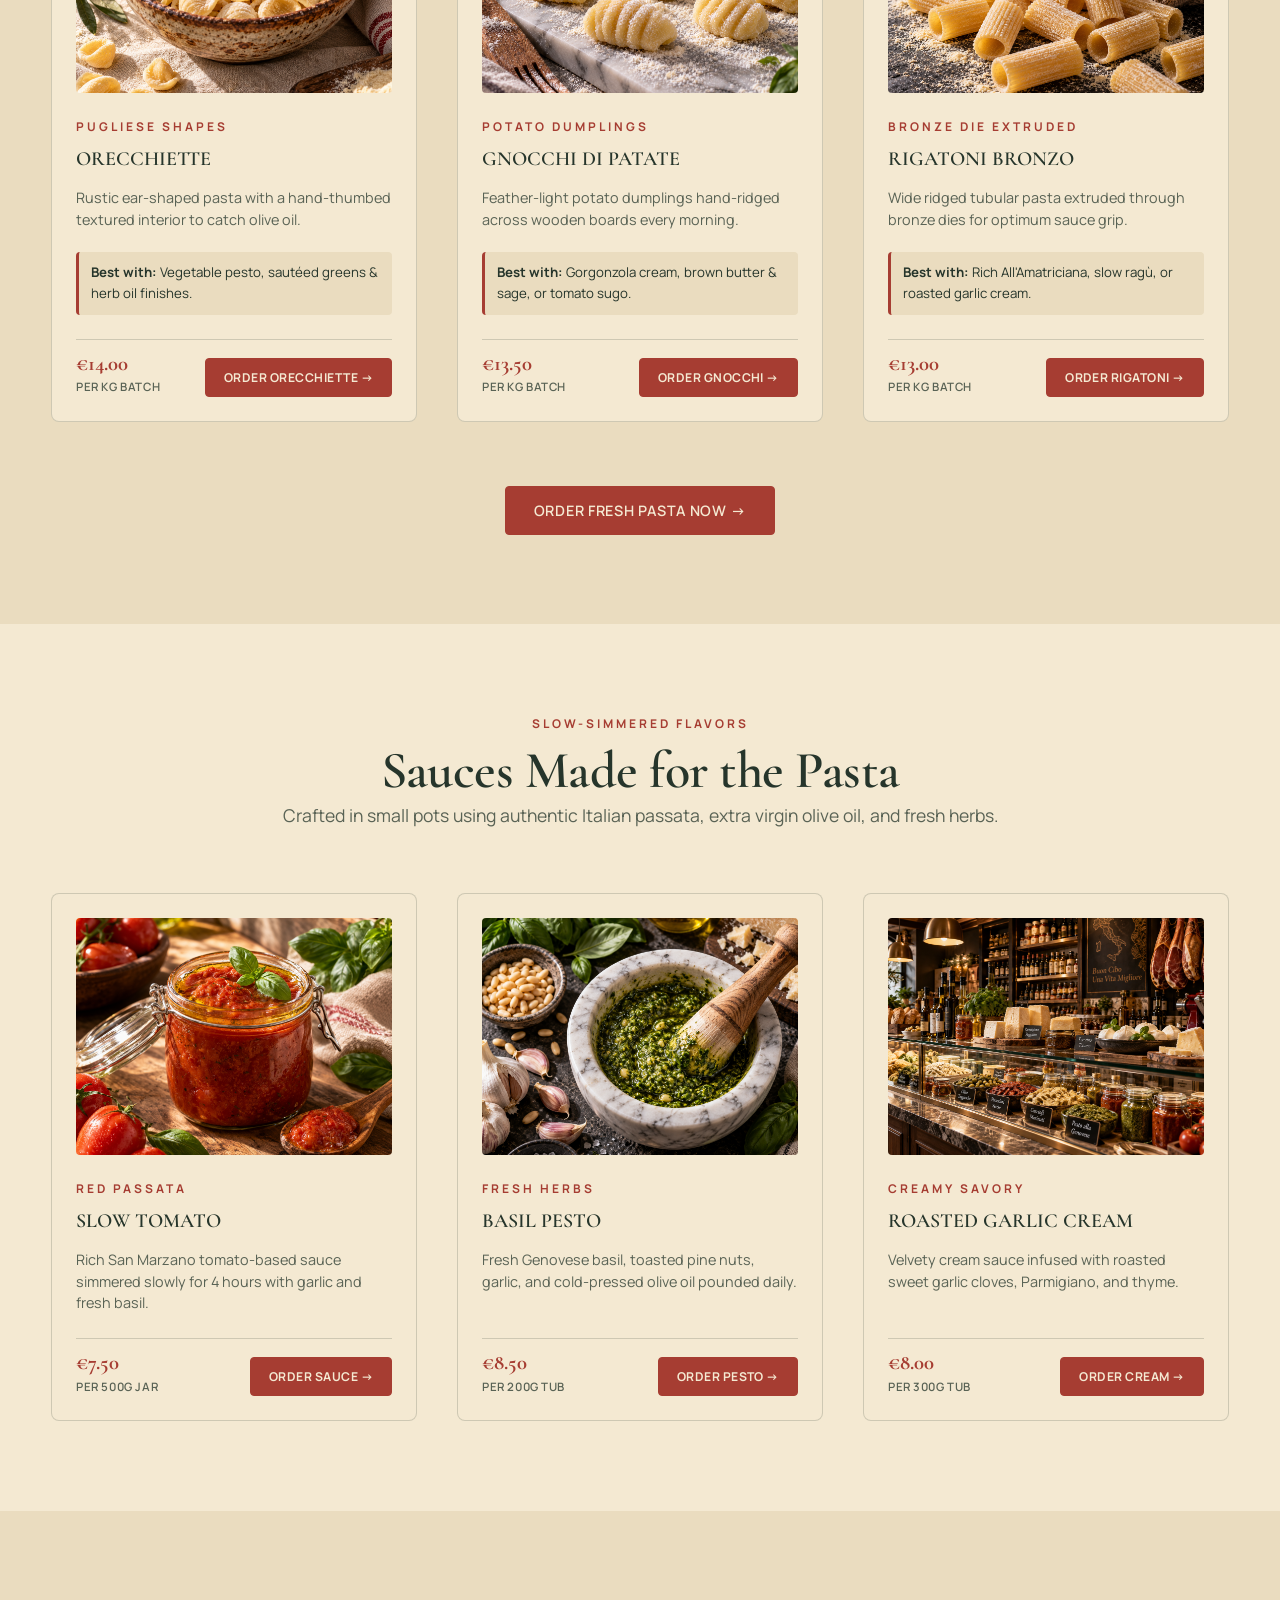
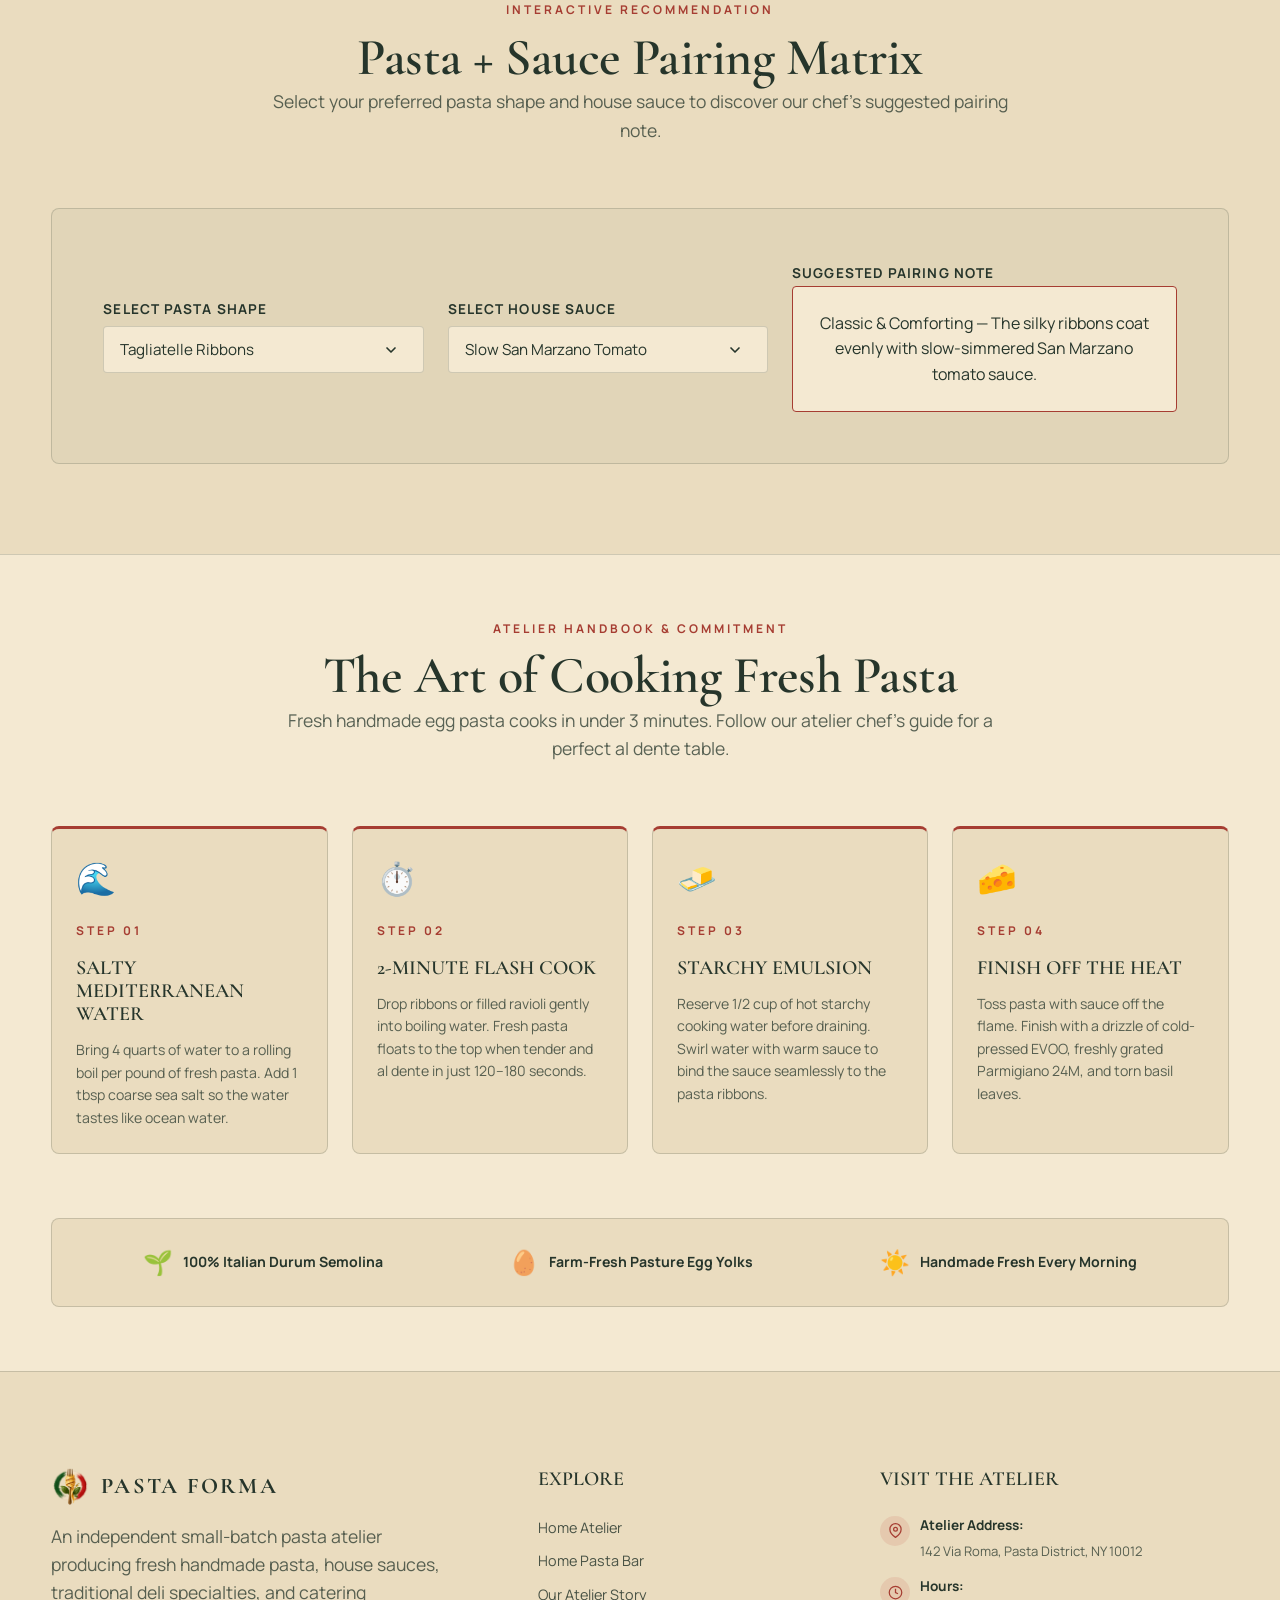
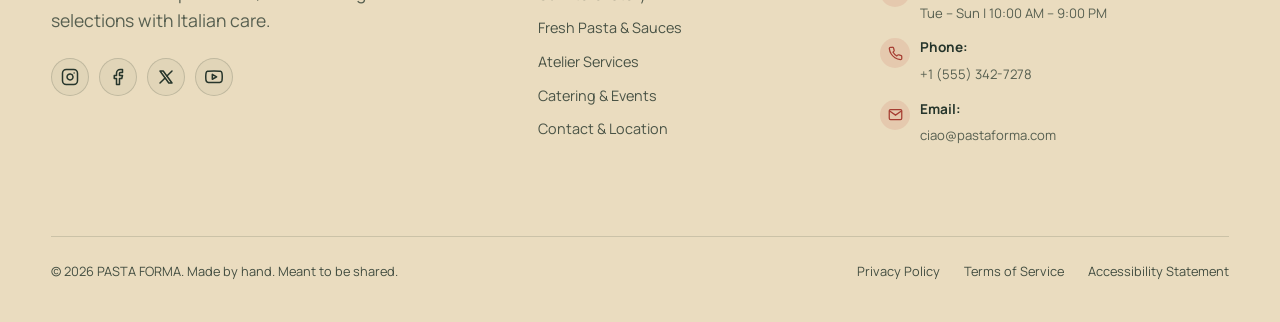
<file: products.html>
<!DOCTYPE html>
<html lang="en" dir="ltr" data-theme="light">
<head>
  <meta charset="UTF-8">
  <meta name="viewport" content="width=device-width, initial-scale=1.0">
  <title>Fresh Handmade Pasta & Sauces | Pasta Forma</title>
  <meta name="description" content="Explore handcrafted egg tagliatelle, wide pappardelle, artisan ravioli, potato gnocchi, and house-made Italian sauces at Pasta Forma.">

  <!-- Favicon -->
  <link rel="icon" type="image/svg+xml" href="assets/images/favicon.svg">

  <!-- Open Graph -->
  <meta property="og:type" content="website">
  <meta property="og:title" content="Fresh Handmade Pasta & Sauces | Pasta Forma">
  <meta property="og:description" content="Explore our handcrafted pasta shapes and slow-simmered house sauces.">
  <meta property="og:image" content="assets/images/fresh-pasta-shapes.webp">

  <!-- Stylesheet -->
  <link rel="stylesheet" href="assets/css/style.css">
</head>
<body>

    <!-- GLOBAL NAVBAR -->
  <header class="site-navbar">
    <div class="container nav-container">
      <a href="index.html" class="brand-logo" aria-label="Pasta Forma Home">
        <img src="assets/images/logo.svg" alt="Pasta Forma Logo" class="logo-mark">
        <div class="brand-text">
          <span class="brand-name">PASTA FORMA</span>
        </div>
      </a>

      <!-- Desktop Nav Links -->
      <ul class="nav-menu-desktop" role="menubar">
        <li role="none" class="nav-dropdown">
          <a href="index.html" class="nav-link dropdown-toggle" role="menuitem" aria-haspopup="true" aria-expanded="false">
            Home <span class="nav-caret">▾</span>
          </a>
          <ul class="dropdown-menu">
            <li><a href="index.html" class="dropdown-link">Home 1</a></li>
            <li><a href="home2.html" class="dropdown-link">Home 2</a></li>
          </ul>
        </li>
        <li role="none"><a href="about.html" class="nav-link" role="menuitem">About Us</a></li>
        <li role="none"><a href="products.html" class="nav-link" role="menuitem">Products</a></li>
        <li role="none"><a href="deli-counter.html" class="nav-link" role="menuitem">Services</a></li>
        <li role="none" class="nav-dropdown">
          <a href="case-studies.html" class="nav-link dropdown-toggle" role="menuitem" aria-haspopup="true" aria-expanded="false">
            Experience <span class="nav-caret">▾</span>
          </a>
          <ul class="dropdown-menu">
            <li><a href="case-studies.html" class="dropdown-link">Case Studies & Proof</a></li>
            <li><a href="catering.html" class="dropdown-link">Events & Catering</a></li>
          </ul>
        </li>
        <li role="none"><a href="contact.html" class="nav-link" role="menuitem">Contact</a></li>
      </ul>

      <!-- Desktop Controls & CTA -->
      <div class="nav-actions-desktop">
        <button class="control-btn theme-toggle-btn" title="Toggle Light/Dark Theme" aria-label="Toggle Theme">🌙</button>
        <button class="control-btn rtl-toggle-btn" title="Toggle Layout Direction" aria-label="Toggle RTL">RTL</button>
        <button class="btn btn-primary" data-modal="order">Order Now →</button>
      </div>

      <!-- Hamburger Button (Mobile Only) -->
      <button class="hamburger-btn" aria-label="Open Mobile Menu" aria-expanded="false" aria-controls="mobileDrawer">
        <span></span>
        <span></span>
        <span></span>
      </button>
    </div>
  </header>

    <!-- MOBILE MENU DRAWER -->
  <div class="mobile-drawer" id="mobileDrawer" aria-hidden="true">
    <div class="mobile-drawer-header">
      <span class="mobile-drawer-title">Navigation</span>
      <button class="mobile-drawer-close-btn" aria-label="Close menu">&times;</button>
    </div>

    <ul class="mobile-drawer-nav">
      <li class="mobile-nav-dropdown">
        <button class="mobile-nav-toggle" aria-expanded="false">
          <span>Home</span>
          <span class="mobile-caret">▾</span>
        </button>
        <ul class="mobile-submenu">
          <li><a href="index.html" class="mobile-nav-link">Home 1</a></li>
          <li><a href="home2.html" class="mobile-nav-link">Home 2</a></li>
        </ul>
      </li>
      <li><a href="about.html" class="mobile-nav-link">About Us</a></li>
      <li><a href="products.html" class="mobile-nav-link">Products</a></li>
      <li><a href="deli-counter.html" class="mobile-nav-link">Services</a></li>
      <li class="mobile-nav-dropdown">
        <button class="mobile-nav-toggle" aria-expanded="false">
          <span>Experience</span>
          <span class="mobile-caret">▾</span>
        </button>
        <ul class="mobile-submenu">
          <li><a href="case-studies.html" class="mobile-nav-link">Case Studies & Proof</a></li>
          <li><a href="catering.html" class="mobile-nav-link">Events & Catering</a></li>
        </ul>
      </li>
      <li><a href="contact.html" class="mobile-nav-link">Contact</a></li>
    </ul>

    <div class="mobile-drawer-footer">
      <div class="mobile-controls-centered">
        <button class="control-btn theme-toggle-btn" title="Toggle Light/Dark Theme" aria-label="Toggle Theme">🌙</button>
        <button class="control-btn rtl-toggle-btn" title="Toggle Layout Direction" aria-label="Toggle RTL">RTL</button>
      </div>
      <button class="btn btn-primary" data-modal="order" style="width: 100%;">Order Now →</button>
    </div>
  </div>

  <main id="mainContent">

    <!-- PRODUCTS — SECTION 01 — HERO -->
    <section class="page-hero-compact hero-bg-products">
      <div class="container reveal-on-scroll">
        <span class="eyebrow">HANDCRAFTED SELECTIONS</span>
        <h1 class="h1-editorial">Fresh Pasta. Every Shape Has a Story.</h1>
        <p>
          Explore our handmade pasta, house sauces, and Italian-inspired deli selections crafted every morning in small artisan batches.
        </p>
      </div>
    </section>

    <!-- COLLECTION, DELIVERY & AVAILABILITY BANNER -->
    <section style="background: var(--bg-primary); padding-block: var(--space-md); border-bottom: 1px solid var(--border-color);">
      <div class="container">
        <div style="display: grid; grid-template-columns: repeat(auto-fit, minmax(260px, 1fr)); gap: var(--space-md); align-items: center;">
          <div style="display: flex; align-items: flex-start; gap: 12px;">
            <div style="width: 40px; height: 40px; border-radius: 50%; background: rgba(46, 117, 89, 0.12); color: #2e7559; display: flex; align-items: center; justify-content: center; font-size: 1.2rem; flex-shrink: 0;">🛍️</div>
            <div>
              <strong style="display: block; font-size: 0.95rem; color: var(--text-primary); margin-bottom: 2px;">Same-Day Counter Pickup</strong>
              <span style="font-size: 0.82rem; color: var(--text-muted);">Ready in 30 mins | 11:00 AM – 7:30 PM (Tue–Sun)</span>
            </div>
          </div>

          <div style="display: flex; align-items: flex-start; gap: 12px;">
            <div style="width: 40px; height: 40px; border-radius: 50%; background: rgba(196, 69, 54, 0.12); color: var(--tomato-red); display: flex; align-items: center; justify-content: center; font-size: 1.2rem; flex-shrink: 0;">🚚</div>
            <div>
              <strong style="display: block; font-size: 0.95rem; color: var(--text-primary); margin-bottom: 2px;">Local Fresh Delivery</strong>
              <span style="font-size: 0.82rem; color: var(--text-muted);">12:00 PM – 6:00 PM | Order before 3:00 PM</span>
            </div>
          </div>

          <div style="display: flex; align-items: flex-start; gap: 12px;">
            <div style="width: 40px; height: 40px; border-radius: 50%; background: rgba(224, 159, 62, 0.15); color: #b87b1c; display: flex; align-items: center; justify-content: center; font-size: 1.2rem; flex-shrink: 0;">🍝</div>
            <div>
              <strong style="display: block; font-size: 0.95rem; color: var(--text-primary); margin-bottom: 2px;">Fresh Batch Guarantee</strong>
              <span style="font-size: 0.82rem; color: var(--text-muted);">Extruded & cut every morning at 7:00 AM</span>
            </div>
          </div>
        </div>
      </div>
    </section>

    <!-- PRODUCTS — SECTION 02 — PASTA COLLECTION -->
    <section style="background-color: var(--bg-secondary);">
      <div class="container">
        <div class="selector-header reveal-on-scroll">
          <span class="eyebrow">EDITORIAL CATALOGUE</span>
          <h2 class="h2-editorial">The Handmade Pasta Collection</h2>
          <p style="margin-inline: auto;">Sample menu content for demonstration purposes. Daily availability varies based on fresh ingredients.</p>
        </div>

        <div style="display: grid; grid-template-columns: repeat(auto-fit, minmax(280px, 1fr)); gap: var(--space-lg); margin-top: var(--space-xl);">
          <!-- Product Card 1 -->
          <div class="stage-card reveal-on-scroll" style="background: var(--bg-primary); padding: var(--space-md); border: 1px solid var(--border-color); border-radius: var(--radius-md); display: flex; flex-direction: column;">
            <div style="aspect-ratio: 4/3; overflow: hidden; border-radius: var(--radius-sm); margin-bottom: var(--space-sm);">
              <img src="assets/images/6.png" alt="Tagliatelle" style="width: 100%; height: 100%; object-fit: cover; transition: transform var(--transition-fast);">
            </div>
            <span class="eyebrow" style="margin-bottom: 4px;">LONG EGG RIBBONS</span>
            <h3 class="h3-editorial" style="margin-bottom: 8px; font-size: 1.25rem;">TAGLIATELLE</h3>
            <p style="font-size: 0.9rem; margin-bottom: 14px; flex-grow: 1; line-height: 1.5; color: var(--text-muted);">Fresh egg pasta cut by hand into silky golden ribbons using 40 yolks per kg dough.</p>
            <div style="background: var(--bg-secondary); padding: 10px 12px; border-radius: var(--radius-sm); font-size: 0.83rem; color: var(--text-primary); margin-bottom: 16px; border-left: 3px solid var(--tomato-red);">
              <strong>Best with:</strong> Rich tomato, Bolognese & slow-cooked meat sauces.
            </div>
            <div style="display: flex; justify-content: space-between; align-items: flex-end; padding-top: 14px; border-top: 1px solid var(--border-color); gap: 12px; margin-top: auto;">
              <div>
                <div style="font-family: var(--font-serif); font-weight: 700; font-size: 1.3rem; color: var(--tomato-red); line-height: 1;">€14.50</div>
                <div style="font-size: 0.72rem; color: var(--text-muted); font-weight: 600; text-transform: uppercase; letter-spacing: 0.05em; margin-top: 4px;">per kg batch</div>
              </div>
              <button class="btn btn-primary btn-sm" data-modal="order" style="padding: 10px 18px; font-size: 0.76rem; font-weight: 700; letter-spacing: 0.04em; white-space: nowrap; flex-shrink: 0; text-transform: uppercase;">ORDER TAGLIATELLE →</button>
            </div>
          </div>

          <!-- Product Card 2 -->
          <div class="stage-card reveal-on-scroll" style="background: var(--bg-primary); padding: var(--space-md); border: 1px solid var(--border-color); border-radius: var(--radius-md); display: flex; flex-direction: column;">
            <div style="aspect-ratio: 4/3; overflow: hidden; border-radius: var(--radius-sm); margin-bottom: var(--space-sm);">
              <img src="assets/images/7.png" alt="Pappardelle" style="width: 100%; height: 100%; object-fit: cover; transition: transform var(--transition-fast);">
            </div>
            <span class="eyebrow" style="margin-bottom: 4px;">WIDE RIBBONS</span>
            <h3 class="h3-editorial" style="margin-bottom: 8px; font-size: 1.25rem;">PAPPARDELLE</h3>
            <p style="font-size: 0.9rem; margin-bottom: 14px; flex-grow: 1; line-height: 1.5; color: var(--text-muted);">Wide ribbons with a generous, porous texture to hold robust wild game ragùs.</p>
            <div style="background: var(--bg-secondary); padding: 10px 12px; border-radius: var(--radius-sm); font-size: 0.83rem; color: var(--text-primary); margin-bottom: 16px; border-left: 3px solid var(--tomato-red);">
              <strong>Best with:</strong> Braised beef, game meat ragù, and mushroom sauces.
            </div>
            <div style="display: flex; justify-content: space-between; align-items: flex-end; padding-top: 14px; border-top: 1px solid var(--border-color); gap: 12px; margin-top: auto;">
              <div>
                <div style="font-family: var(--font-serif); font-weight: 700; font-size: 1.3rem; color: var(--tomato-red); line-height: 1;">€15.00</div>
                <div style="font-size: 0.72rem; color: var(--text-muted); font-weight: 600; text-transform: uppercase; letter-spacing: 0.05em; margin-top: 4px;">per kg batch</div>
              </div>
              <button class="btn btn-primary btn-sm" data-modal="order" style="padding: 10px 18px; font-size: 0.76rem; font-weight: 700; letter-spacing: 0.04em; white-space: nowrap; flex-shrink: 0; text-transform: uppercase;">ORDER PAPPARDELLE →</button>
            </div>
          </div>

          <!-- Product Card 3 -->
          <div class="stage-card reveal-on-scroll" style="background: var(--bg-primary); padding: var(--space-md); border: 1px solid var(--border-color); border-radius: var(--radius-md); display: flex; flex-direction: column;">
            <div style="aspect-ratio: 4/3; overflow: hidden; border-radius: var(--radius-sm); margin-bottom: var(--space-sm);">
              <img src="assets/images/8.png" alt="Ravioli" style="width: 100%; height: 100%; object-fit: cover; transition: transform var(--transition-fast);">
            </div>
            <span class="eyebrow" style="margin-bottom: 4px;">STUFFED PASTA</span>
            <h3 class="h3-editorial" style="margin-bottom: 8px; font-size: 1.25rem;">RAVIOLI RICOTTA E LIMONE</h3>
            <p style="font-size: 0.9rem; margin-bottom: 14px; flex-grow: 1; line-height: 1.5; color: var(--text-muted);">Delicate stuffed pasta pillows filled daily with sheep milk ricotta and lemon zest.</p>
            <div style="background: var(--bg-secondary); padding: 10px 12px; border-radius: var(--radius-sm); font-size: 0.83rem; color: var(--text-primary); margin-bottom: 16px; border-left: 3px solid var(--tomato-red);">
              <strong>Best with:</strong> Brown butter, crispy sage, or light tomato passata.
            </div>
            <div style="display: flex; justify-content: space-between; align-items: flex-end; padding-top: 14px; border-top: 1px solid var(--border-color); gap: 12px; margin-top: auto;">
              <div>
                <div style="font-family: var(--font-serif); font-weight: 700; font-size: 1.3rem; color: var(--tomato-red); line-height: 1;">€18.50</div>
                <div style="font-size: 0.72rem; color: var(--text-muted); font-weight: 600; text-transform: uppercase; letter-spacing: 0.05em; margin-top: 4px;">per kg batch</div>
              </div>
              <button class="btn btn-primary btn-sm" data-modal="order" style="padding: 10px 18px; font-size: 0.76rem; font-weight: 700; letter-spacing: 0.04em; white-space: nowrap; flex-shrink: 0; text-transform: uppercase;">ORDER RAVIOLI →</button>
            </div>
          </div>

          <!-- Product Card 4 -->
          <div class="stage-card reveal-on-scroll" style="background: var(--bg-primary); padding: var(--space-md); border: 1px solid var(--border-color); border-radius: var(--radius-md); display: flex; flex-direction: column;">
            <div style="aspect-ratio: 4/3; overflow: hidden; border-radius: var(--radius-sm); margin-bottom: var(--space-sm);">
              <img src="assets/images/9.png" alt="Orecchiette" style="width: 100%; height: 100%; object-fit: cover; transition: transform var(--transition-fast);">
            </div>
            <span class="eyebrow" style="margin-bottom: 4px;">PUGLIESE SHAPES</span>
            <h3 class="h3-editorial" style="margin-bottom: 8px; font-size: 1.25rem;">ORECCHIETTE</h3>
            <p style="font-size: 0.9rem; margin-bottom: 14px; flex-grow: 1; line-height: 1.5; color: var(--text-muted);">Rustic ear-shaped pasta with a hand-thumbed textured interior to catch olive oil.</p>
            <div style="background: var(--bg-secondary); padding: 10px 12px; border-radius: var(--radius-sm); font-size: 0.83rem; color: var(--text-primary); margin-bottom: 16px; border-left: 3px solid var(--tomato-red);">
              <strong>Best with:</strong> Vegetable pesto, sautéed greens & herb oil finishes.
            </div>
            <div style="display: flex; justify-content: space-between; align-items: flex-end; padding-top: 14px; border-top: 1px solid var(--border-color); gap: 12px; margin-top: auto;">
              <div>
                <div style="font-family: var(--font-serif); font-weight: 700; font-size: 1.3rem; color: var(--tomato-red); line-height: 1;">€14.00</div>
                <div style="font-size: 0.72rem; color: var(--text-muted); font-weight: 600; text-transform: uppercase; letter-spacing: 0.05em; margin-top: 4px;">per kg batch</div>
              </div>
              <button class="btn btn-primary btn-sm" data-modal="order" style="padding: 10px 18px; font-size: 0.76rem; font-weight: 700; letter-spacing: 0.04em; white-space: nowrap; flex-shrink: 0; text-transform: uppercase;">ORDER ORECCHIETTE →</button>
            </div>
          </div>

          <!-- Product Card 5 -->
          <div class="stage-card reveal-on-scroll" style="background: var(--bg-primary); padding: var(--space-md); border: 1px solid var(--border-color); border-radius: var(--radius-md); display: flex; flex-direction: column;">
            <div style="aspect-ratio: 4/3; overflow: hidden; border-radius: var(--radius-sm); margin-bottom: var(--space-sm);">
              <img src="assets/images/10.png" alt="Gnocchi" style="width: 100%; height: 100%; object-fit: cover; transition: transform var(--transition-fast);">
            </div>
            <span class="eyebrow" style="margin-bottom: 4px;">POTATO DUMPLINGS</span>
            <h3 class="h3-editorial" style="margin-bottom: 8px; font-size: 1.25rem;">GNOCCHI DI PATATE</h3>
            <p style="font-size: 0.9rem; margin-bottom: 14px; flex-grow: 1; line-height: 1.5; color: var(--text-muted);">Feather-light potato dumplings hand-ridged across wooden boards every morning.</p>
            <div style="background: var(--bg-secondary); padding: 10px 12px; border-radius: var(--radius-sm); font-size: 0.83rem; color: var(--text-primary); margin-bottom: 16px; border-left: 3px solid var(--tomato-red);">
              <strong>Best with:</strong> Gorgonzola cream, brown butter & sage, or tomato sugo.
            </div>
            <div style="display: flex; justify-content: space-between; align-items: flex-end; padding-top: 14px; border-top: 1px solid var(--border-color); gap: 12px; margin-top: auto;">
              <div>
                <div style="font-family: var(--font-serif); font-weight: 700; font-size: 1.3rem; color: var(--tomato-red); line-height: 1;">€13.50</div>
                <div style="font-size: 0.72rem; color: var(--text-muted); font-weight: 600; text-transform: uppercase; letter-spacing: 0.05em; margin-top: 4px;">per kg batch</div>
              </div>
              <button class="btn btn-primary btn-sm" data-modal="order" style="padding: 10px 18px; font-size: 0.76rem; font-weight: 700; letter-spacing: 0.04em; white-space: nowrap; flex-shrink: 0; text-transform: uppercase;">ORDER GNOCCHI →</button>
            </div>
          </div>

          <!-- Product Card 6 -->
          <div class="stage-card reveal-on-scroll" style="background: var(--bg-primary); padding: var(--space-md); border: 1px solid var(--border-color); border-radius: var(--radius-md); display: flex; flex-direction: column;">
            <div style="aspect-ratio: 4/3; overflow: hidden; border-radius: var(--radius-sm); margin-bottom: var(--space-sm);">
              <img src="assets/images/11.png" alt="Rigatoni" style="width: 100%; height: 100%; object-fit: cover; transition: transform var(--transition-fast);">
            </div>
            <span class="eyebrow" style="margin-bottom: 4px;">BRONZE DIE EXTRUDED</span>
            <h3 class="h3-editorial" style="margin-bottom: 8px; font-size: 1.25rem;">RIGATONI BRONZO</h3>
            <p style="font-size: 0.9rem; margin-bottom: 14px; flex-grow: 1; line-height: 1.5; color: var(--text-muted);">Wide ridged tubular pasta extruded through bronze dies for optimum sauce grip.</p>
            <div style="background: var(--bg-secondary); padding: 10px 12px; border-radius: var(--radius-sm); font-size: 0.83rem; color: var(--text-primary); margin-bottom: 16px; border-left: 3px solid var(--tomato-red);">
              <strong>Best with:</strong> Rich All'Amatriciana, slow ragù, or roasted garlic cream.
            </div>
            <div style="display: flex; justify-content: space-between; align-items: flex-end; padding-top: 14px; border-top: 1px solid var(--border-color); gap: 12px; margin-top: auto;">
              <div>
                <div style="font-family: var(--font-serif); font-weight: 700; font-size: 1.3rem; color: var(--tomato-red); line-height: 1;">€13.00</div>
                <div style="font-size: 0.72rem; color: var(--text-muted); font-weight: 600; text-transform: uppercase; letter-spacing: 0.05em; margin-top: 4px;">per kg batch</div>
              </div>
              <button class="btn btn-primary btn-sm" data-modal="order" style="padding: 10px 18px; font-size: 0.76rem; font-weight: 700; letter-spacing: 0.04em; white-space: nowrap; flex-shrink: 0; text-transform: uppercase;">ORDER RIGATONI →</button>
            </div>
          </div>
        </div>

        <!-- Section Order Now CTA Button -->
        <div style="text-align: center; margin-top: var(--space-xl);" class="reveal-on-scroll">
          <button class="btn btn-primary" data-modal="order">Order Fresh Pasta Now →</button>
        </div>
      </div>
    </section>

    <!-- PRODUCTS — SECTION 03 — HOUSE SAUCES -->
    <section>
      <div class="container">
        <div class="selector-header reveal-on-scroll">
          <span class="eyebrow">SLOW-SIMMERED FLAVORS</span>
          <h2 class="h2-editorial">Sauces Made for the Pasta</h2>
          <p style="margin-inline: auto;">Crafted in small pots using authentic Italian passata, extra virgin olive oil, and fresh herbs.</p>
        </div>

        <div style="display: grid; grid-template-columns: repeat(auto-fit, minmax(280px, 1fr)); gap: var(--space-lg); margin-top: var(--space-xl);">
          <!-- Sauce Card 1 -->
          <div class="stage-card reveal-on-scroll" style="background: var(--bg-primary); padding: var(--space-md); border: 1px solid var(--border-color); border-radius: var(--radius-md); display: flex; flex-direction: column;">
            <div style="aspect-ratio: 4/3; overflow: hidden; border-radius: var(--radius-sm); margin-bottom: var(--space-sm);">
              <img src="assets/images/14.png" alt="Slow Tomato Passata" style="width: 100%; height: 100%; object-fit: cover; transition: transform var(--transition-fast);">
            </div>
            <span class="eyebrow" style="margin-bottom: 4px;">RED PASSATA</span>
            <h3 class="h3-editorial" style="margin-bottom: 8px; font-size: 1.25rem;">SLOW TOMATO</h3>
            <p style="font-size: 0.9rem; margin-bottom: 16px; flex-grow: 1; line-height: 1.5; color: var(--text-muted);">Rich San Marzano tomato-based sauce simmered slowly for 4 hours with garlic and fresh basil.</p>
            <div style="display: flex; justify-content: space-between; align-items: flex-end; padding-top: 14px; border-top: 1px solid var(--border-color); gap: 12px; margin-top: auto;">
              <div>
                <div style="font-family: var(--font-serif); font-weight: 700; font-size: 1.3rem; color: var(--tomato-red); line-height: 1;">€7.50</div>
                <div style="font-size: 0.72rem; color: var(--text-muted); font-weight: 600; text-transform: uppercase; letter-spacing: 0.05em; margin-top: 4px;">per 500g jar</div>
              </div>
              <button class="btn btn-primary btn-sm" data-modal="order" style="padding: 10px 18px; font-size: 0.76rem; font-weight: 700; letter-spacing: 0.04em; white-space: nowrap; flex-shrink: 0; text-transform: uppercase;">ORDER SAUCE →</button>
            </div>
          </div>

          <!-- Sauce Card 2 -->
          <div class="stage-card reveal-on-scroll" style="background: var(--bg-primary); padding: var(--space-md); border: 1px solid var(--border-color); border-radius: var(--radius-md); display: flex; flex-direction: column;">
            <div style="aspect-ratio: 4/3; overflow: hidden; border-radius: var(--radius-sm); margin-bottom: var(--space-sm);">
              <img src="assets/images/15.png" alt="Fresh Basil Pesto" style="width: 100%; height: 100%; object-fit: cover; transition: transform var(--transition-fast);">
            </div>
            <span class="eyebrow" style="margin-bottom: 4px;">FRESH HERBS</span>
            <h3 class="h3-editorial" style="margin-bottom: 8px; font-size: 1.25rem;">BASIL PESTO</h3>
            <p style="font-size: 0.9rem; margin-bottom: 16px; flex-grow: 1; line-height: 1.5; color: var(--text-muted);">Fresh Genovese basil, toasted pine nuts, garlic, and cold-pressed olive oil pounded daily.</p>
            <div style="display: flex; justify-content: space-between; align-items: flex-end; padding-top: 14px; border-top: 1px solid var(--border-color); gap: 12px; margin-top: auto;">
              <div>
                <div style="font-family: var(--font-serif); font-weight: 700; font-size: 1.3rem; color: var(--tomato-red); line-height: 1;">€8.50</div>
                <div style="font-size: 0.72rem; color: var(--text-muted); font-weight: 600; text-transform: uppercase; letter-spacing: 0.05em; margin-top: 4px;">per 200g tub</div>
              </div>
              <button class="btn btn-primary btn-sm" data-modal="order" style="padding: 10px 18px; font-size: 0.76rem; font-weight: 700; letter-spacing: 0.04em; white-space: nowrap; flex-shrink: 0; text-transform: uppercase;">ORDER PESTO →</button>
            </div>
          </div>

          <!-- Sauce Card 3 -->
          <div class="stage-card reveal-on-scroll" style="background: var(--bg-primary); padding: var(--space-md); border: 1px solid var(--border-color); border-radius: var(--radius-md); display: flex; flex-direction: column;">
            <div style="aspect-ratio: 4/3; overflow: hidden; border-radius: var(--radius-sm); margin-bottom: var(--space-sm);">
              <img src="assets/images/12.png" alt="Roasted Garlic Cream Sauce" style="width: 100%; height: 100%; object-fit: cover; transition: transform var(--transition-fast);">
            </div>
            <span class="eyebrow" style="margin-bottom: 4px;">CREAMY SAVORY</span>
            <h3 class="h3-editorial" style="margin-bottom: 8px; font-size: 1.25rem;">ROASTED GARLIC CREAM</h3>
            <p style="font-size: 0.9rem; margin-bottom: 16px; flex-grow: 1; line-height: 1.5; color: var(--text-muted);">Velvety cream sauce infused with roasted sweet garlic cloves, Parmigiano, and thyme.</p>
            <div style="display: flex; justify-content: space-between; align-items: flex-end; padding-top: 14px; border-top: 1px solid var(--border-color); gap: 12px; margin-top: auto;">
              <div>
                <div style="font-family: var(--font-serif); font-weight: 700; font-size: 1.3rem; color: var(--tomato-red); line-height: 1;">€8.00</div>
                <div style="font-size: 0.72rem; color: var(--text-muted); font-weight: 600; text-transform: uppercase; letter-spacing: 0.05em; margin-top: 4px;">per 300g tub</div>
              </div>
              <button class="btn btn-primary btn-sm" data-modal="order" style="padding: 10px 18px; font-size: 0.76rem; font-weight: 700; letter-spacing: 0.04em; white-space: nowrap; flex-shrink: 0; text-transform: uppercase;">ORDER CREAM →</button>
            </div>
          </div>

          
        </div>
      </div>
    </section>

    <!-- PRODUCTS — SECTION 04 — PASTA + SAUCE PAIRING TOOL -->
    <section style="background-color: var(--bg-secondary);">
      <div class="container">
        <div class="selector-header reveal-on-scroll">
          <span class="eyebrow">INTERACTIVE RECOMMENDATION</span>
          <h2 class="h2-editorial">Pasta + Sauce Pairing Matrix</h2>
          <p style="margin-inline: auto;">Select your preferred pasta shape and house sauce to discover our chef's suggested pairing note.</p>
        </div>

        <div class="pairing-tool reveal-on-scroll">
          <div class="pairing-grid">
            <div class="form-group" style="margin-bottom: 0;">
              <label class="form-label" for="pairingPasta">Select Pasta Shape</label>
              <select id="pairingPasta" class="select-box">
                <option value="tagliatelle">Tagliatelle Ribbons</option>
                <option value="pappardelle">Wide Pappardelle</option>
                <option value="orecchiette">Hand-pressed Orecchiette</option>
                <option value="ravioli">Stuffed Ricotta Ravioli</option>
                <option value="gnocchi">Potato Gnocchi</option>
                <option value="rigatoni">Bronze-Die Rigatoni</option>
              </select>
            </div>

            <div class="form-group" style="margin-bottom: 0;">
              <label class="form-label" for="pairingSauce">Select House Sauce</label>
              <select id="pairingSauce" class="select-box">
                <option value="tomato">Slow San Marzano Tomato</option>
                <option value="pesto">Fresh Basil Pesto</option>
                <option value="cream">Roasted Garlic Cream</option>
                <option value="butter">Herb Butter & Sage</option>
              </select>
            </div>

            <div>
              <span class="form-label">Suggested Pairing Note</span>
              <div id="pairingResult" class="pairing-result-box">
                Classic & Comforting — The silky ribbons coat evenly with slow-simmered San Marzano tomato sauce.
              </div>
            </div>
          </div>
        </div>
      </div>
    </section>

    <!-- PRODUCTS — SECTION 05 — UNIQUE SECTION: ARTISAN COOKING GUIDE & QUALITY COMMITMENT -->
    <section style="background-color: var(--bg-primary); padding-block: var(--space-xl); border-top: 1px solid var(--border-color);">
      <div class="container">
        <div class="selector-header reveal-on-scroll">
          <span class="eyebrow">ATELIER HANDBOOK & COMMITMENT</span>
          <h2 class="h2-editorial">The Art of Cooking Fresh Pasta</h2>
          <p style="margin-inline: auto;">Fresh handmade egg pasta cooks in under 3 minutes. Follow our atelier chef's guide for a perfect al dente table.</p>
        </div>

        <div style="display: grid; grid-template-columns: repeat(auto-fit, minmax(260px, 1fr)); gap: var(--space-md); margin-top: var(--space-lg);">
          
          <div class="stage-card reveal-on-scroll" style="background: var(--bg-secondary); border-top: 3px solid var(--tomato-red);">
            <div style="font-size: 2rem; margin-bottom: 8px;">🌊</div>
            <span class="eyebrow">STEP 01</span>
            <h4 style="margin-bottom: 6px;">SALTY MEDITERRANEAN WATER</h4>
            <p style="font-size: 0.88rem; color: var(--text-muted);">Bring 4 quarts of water to a rolling boil per pound of fresh pasta. Add 1 tbsp coarse sea salt so the water tastes like ocean water.</p>
          </div>

          <div class="stage-card reveal-on-scroll" style="background: var(--bg-secondary); border-top: 3px solid var(--tomato-red);">
            <div style="font-size: 2rem; margin-bottom: 8px;">⏱️</div>
            <span class="eyebrow">STEP 02</span>
            <h4 style="margin-bottom: 6px;">2-MINUTE FLASH COOK</h4>
            <p style="font-size: 0.88rem; color: var(--text-muted);">Drop ribbons or filled ravioli gently into boiling water. Fresh pasta floats to the top when tender and al dente in just 120–180 seconds.</p>
          </div>

          <div class="stage-card reveal-on-scroll" style="background: var(--bg-secondary); border-top: 3px solid var(--tomato-red);">
            <div style="font-size: 2rem; margin-bottom: 8px;">🧈</div>
            <span class="eyebrow">STEP 03</span>
            <h4 style="margin-bottom: 6px;">STARCHY EMULSION</h4>
            <p style="font-size: 0.88rem; color: var(--text-muted);">Reserve 1/2 cup of hot starchy cooking water before draining. Swirl water with warm sauce to bind the sauce seamlessly to the pasta ribbons.</p>
          </div>

          <div class="stage-card reveal-on-scroll" style="background: var(--bg-secondary); border-top: 3px solid var(--tomato-red);">
            <div style="font-size: 2rem; margin-bottom: 8px;">🧀</div>
            <span class="eyebrow">STEP 04</span>
            <h4 style="margin-bottom: 6px;">FINISH OFF THE HEAT</h4>
            <p style="font-size: 0.88rem; color: var(--text-muted);">Toss pasta with sauce off the flame. Finish with a drizzle of cold-pressed EVOO, freshly grated Parmigiano 24M, and torn basil leaves.</p>
          </div>

        </div>

        <!-- Quality Guarantee Badge Bar -->
        <div class="reveal-on-scroll" style="margin-top: var(--space-xl); padding: var(--space-md) var(--space-lg); background: var(--bg-secondary); border: 1px solid var(--border-color); border-radius: var(--radius-md); display: flex; flex-wrap: wrap; justify-content: space-around; align-items: center; gap: var(--space-md); text-align: center;">
          <div style="display: flex; align-items: center; gap: 10px;">
            <span style="font-size: 1.5rem;">🌱</span>
            <span style="font-size: 0.88rem; font-weight: 700; color: var(--text-primary);">100% Italian Durum Semolina</span>
          </div>
          <div style="display: flex; align-items: center; gap: 10px;">
            <span style="font-size: 1.5rem;">🥚</span>
            <span style="font-size: 0.88rem; font-weight: 700; color: var(--text-primary);">Farm-Fresh Pasture Egg Yolks</span>
          </div>
          <div style="display: flex; align-items: center; gap: 10px;">
            <span style="font-size: 1.5rem;">☀️</span>
            <span style="font-size: 0.88rem; font-weight: 700; color: var(--text-primary);">Handmade Fresh Every Morning</span>
          </div>
        </div>

      </div>
    </section>

  </main>

  <!-- GLOBAL FOOTER -->
  <footer class="site-footer">
    <div class="container">
      <div class="footer-grid">
        <div class="footer-brand">
          <a href="index.html" class="brand-logo" aria-label="Pasta Forma Home" style="margin-bottom: var(--space-xs);">
            <img src="assets/images/logo.svg" alt="Pasta Forma Logo" class="logo-mark">
            <div class="brand-text">
              <span class="brand-name" style="color: var(--pasta-cream);">PASTA FORMA</span>
            </div>
          </a>
          <p>
            An independent small-batch pasta atelier producing fresh handmade pasta, house sauces, traditional deli specialties, and catering selections with Italian care.
          </p>
          <div class="footer-social-bar">
            <a href="#" class="footer-social-icon" aria-label="Instagram" title="Instagram">
              <svg width="18" height="18" viewBox="0 0 24 24" fill="none" stroke="currentColor" stroke-width="2" stroke-linecap="round" stroke-linejoin="round"><rect x="2" y="2" width="20" height="20" rx="5" ry="5"/><path d="M16 11.37A4 4 0 1 1 12.63 8 4 4 0 0 1 16 11.37z"/><line x1="17.5" y1="6.5" x2="17.51" y2="6.5"/></svg>
            </a>
            <a href="#" class="footer-social-icon" aria-label="Facebook" title="Facebook">
              <svg width="18" height="18" viewBox="0 0 24 24" fill="none" stroke="currentColor" stroke-width="2" stroke-linecap="round" stroke-linejoin="round"><path d="M18 2h-3a5 5 0 0 0-5 5v3H7v4h3v8h4v-8h3l1-4h-4V7a1 1 0 0 1 1-1h3z"/></svg>
            </a>
            <a href="#" class="footer-social-icon" aria-label="X (Twitter)" title="X (Twitter)">
              <svg width="18" height="18" viewBox="0 0 24 24" fill="none" stroke="currentColor" stroke-width="2" stroke-linecap="round" stroke-linejoin="round"><path d="M4 4l11.733 16h4.267l-11.733 -16z"/><path d="M4 20l6.768 -6.768m2.46 -2.46l6.772 -6.772"/></svg>
            </a>
            <a href="#" class="footer-social-icon" aria-label="YouTube" title="YouTube">
              <svg width="18" height="18" viewBox="0 0 24 24" fill="none" stroke="currentColor" stroke-width="2" stroke-linecap="round" stroke-linejoin="round"><path d="M22.54 6.42a2.78 2.78 0 0 0-1.94-2C18.88 4 12 4 12 4s-6.88 0-8.6.46a2.78 2.78 0 0 0-1.94 2A29 29 0 0 0 1 11.75a29 29 0 0 0 .46 5.33A2.78 2.78 0 0 0 3.4 19c1.72.46 8.6.46 8.6.46s6.88 0 8.6-.46a2.78 2.78 0 0 0 1.94-2 29 29 0 0 0 .46-5.25 29 29 0 0 0-.46-5.33z"/><polygon points="9.75 15.02 15.5 11.75 9.75 8.48 9.75 15.02"/></svg>
            </a>
          </div>
        </div>

        <div>
          <h4 class="footer-title">EXPLORE</h4>
          <ul class="footer-links">
            <li><a href="index.html">Home Atelier</a></li>
            <li><a href="home2.html">Home Pasta Bar</a></li>
            <li><a href="about.html">Our Atelier Story</a></li>
            <li><a href="products.html">Fresh Pasta & Sauces</a></li>
            <li><a href="deli-counter.html">Atelier Services</a></li>
            <li><a href="catering.html">Catering & Events</a></li>
            <li><a href="contact.html">Contact & Location</a></li>
          </ul>
        </div>

        <div>
          <h4 class="footer-title">VISIT THE ATELIER</h4>
          <ul style="list-style: none; padding: 0; margin: 0 0 var(--space-md) 0; display: flex; flex-direction: column; gap: 12px;">
            <li style="display: flex; align-items: flex-start; gap: 10px;">
              <span class="footer-icon-badge">
                <svg width="15" height="15" viewBox="0 0 24 24" fill="none" stroke="currentColor" stroke-width="2"><path d="M21 10c0 7-9 13-9 13s-9-6-9-13a9 9 0 0 1 18 0z"/><circle cx="12" cy="10" r="3"/></svg>
              </span>
              <div>
                <strong style="color: var(--text-primary); display: block; margin-bottom: 2px; font-size: 0.85rem;">Atelier Address:</strong>
                <span style="color: var(--text-muted); font-size: 0.82rem;">142 Via Roma, Pasta District, NY 10012</span>
              </div>
            </li>

            <li style="display: flex; align-items: flex-start; gap: 10px;">
              <span class="footer-icon-badge">
                <svg width="15" height="15" viewBox="0 0 24 24" fill="none" stroke="currentColor" stroke-width="2"><circle cx="12" cy="12" r="10"/><polyline points="12 6 12 12 16 14"/></svg>
              </span>
              <div>
                <strong style="color: var(--text-primary); display: block; margin-bottom: 2px; font-size: 0.85rem;">Hours:</strong>
                <span style="color: var(--text-muted); font-size: 0.82rem;">Tue – Sun | 10:00 AM – 9:00 PM</span>
              </div>
            </li>

            <li style="display: flex; align-items: flex-start; gap: 10px;">
              <span class="footer-icon-badge">
                <svg width="15" height="15" viewBox="0 0 24 24" fill="none" stroke="currentColor" stroke-width="2"><path d="M22 16.92v3a2 2 0 0 1-2.18 2 19.79 19.79 0 0 1-8.63-3.07 19.5 19.5 0 0 1-6-6 19.79 19.79 0 0 1-3.07-8.67A2 2 0 0 1 4.11 2h3a2 2 0 0 1 2 1.72 12.84 12.84 0 0 0 .7 2.81 2 2 0 0 1-.45 2.11L8.09 9.91a16 16 0 0 0 6 6l1.27-1.27a2 2 0 0 1 2.11-.45 12.84 12.84 0 0 0 2.81.7A2 2 0 0 1 22 16.92z"/></svg>
              </span>
              <div>
                <strong style="color: var(--text-primary); display: block; margin-bottom: 2px; font-size: 0.85rem;">Phone:</strong>
                <a href="tel:+15553427278" style="color: var(--text-muted); text-decoration: none; font-size: 0.82rem;">+1 (555) 342-7278</a>
              </div>
            </li>

            <li style="display: flex; align-items: flex-start; gap: 10px;">
              <span class="footer-icon-badge">
                <svg width="15" height="15" viewBox="0 0 24 24" fill="none" stroke="currentColor" stroke-width="2"><path d="M4 4h16c1.1 0 2 .9 2 2v12c0 1.1-.9 2-2 2H4c-1.1 0-2-.9-2-2V6c0-1.1.9-2 2-2z"/><polyline points="22,6 12,13 2,6"/></svg>
              </span>
              <div>
                <strong style="color: var(--text-primary); display: block; margin-bottom: 2px; font-size: 0.85rem;">Email:</strong>
                <a href="mailto:ciao@pastaforma.com" style="color: var(--text-muted); text-decoration: none; font-size: 0.82rem;">ciao@pastaforma.com</a>
              </div>
            </li>
          </ul>
        </div>
      </div>

      <div class="footer-bottom">
        <span>© 2026 PASTA FORMA. Made by hand. Meant to be shared.</span>
        <ul class="footer-bottom-links">
          <li><a href="#">Privacy Policy</a></li>
          <li><a href="#">Terms of Service</a></li>
          <li><a href="#">Accessibility Statement</a></li>
        </ul>
      </div>
    </div>
  </footer>

  <!-- GLOBAL MODAL BACKDROP CONTAINER -->
  <div class="modal-backdrop" aria-hidden="true" role="dialog" aria-modal="true">
    <div class="modal-card">
      <button class="modal-close-btn" aria-label="Close modal">&times;</button>
      <h3 class="h2-editorial modal-title" style="margin-bottom: var(--space-md); font-size: 1.8rem;">Enquiry Form</h3>
      <div class="modal-body-content">
        <!-- Content injected dynamically via modal.js -->
      </div>
    </div>
  </div>

  <script src="assets/js/theme.js"></script>
  <script src="assets/js/navigation.js"></script>
  <script src="assets/js/modal.js"></script>
  <script src="assets/js/products.js"></script>
  <script src="assets/js/main.js"></script>
</body>
</html>
</file>
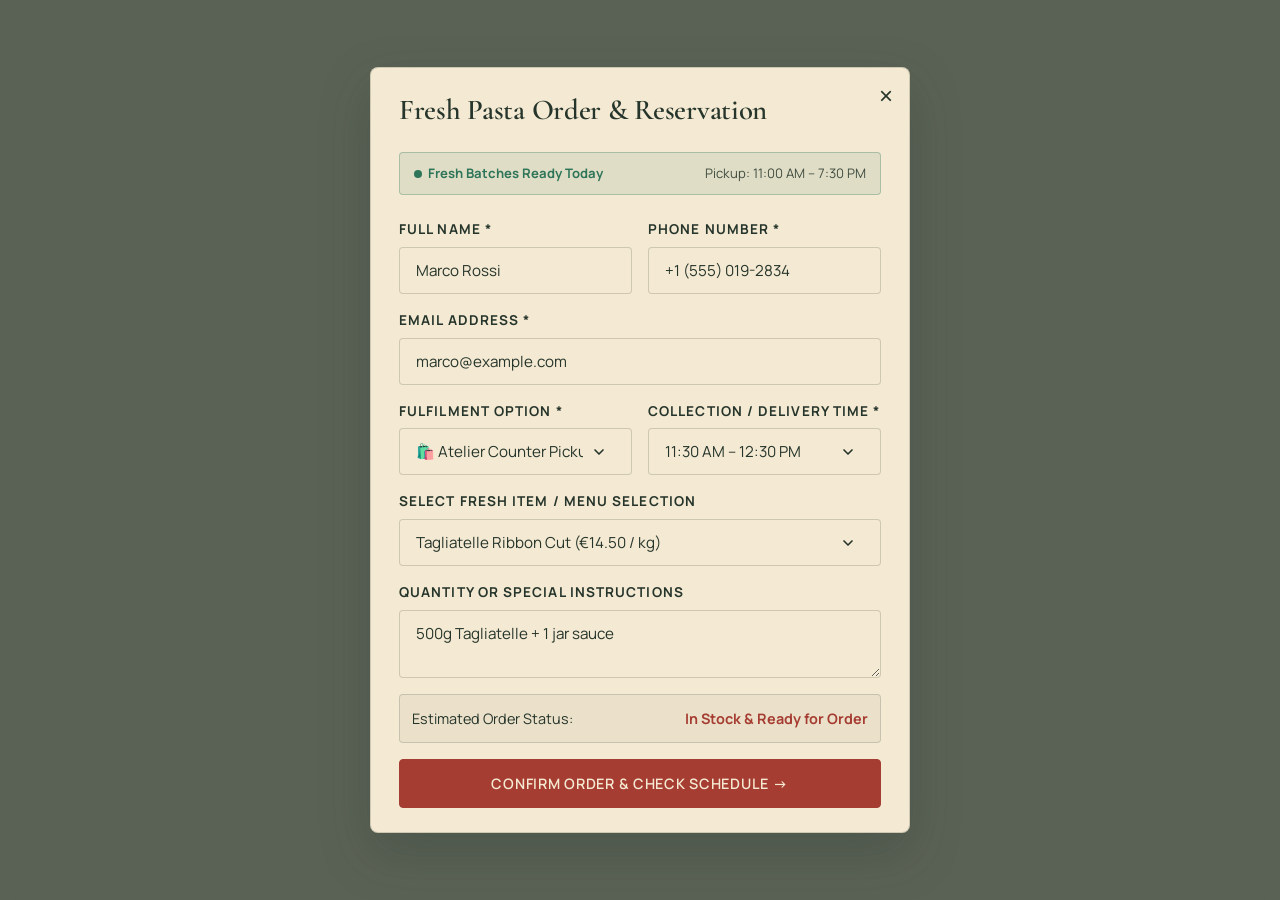
<file: test-modal.html>
<!DOCTYPE html>
<html lang="en">
<head>
  <meta charset="UTF-8">
  <meta name="viewport" content="width=device-width, initial-scale=1.0">
  <title>Modal Test</title>
  <link rel="stylesheet" href="assets/css/style.css">
</head>
<body>
  <div class="modal-backdrop is-open" aria-hidden="false" role="dialog" aria-modal="true">
    <div class="modal-card">
      <button class="modal-close-btn" aria-label="Close modal">&times;</button>
      <h3 class="h2-editorial modal-title">Fresh Pasta Order & Reservation</h3>
      <div class="modal-body-content">
        <div class="modal-badge-banner">
          <span style="display: inline-flex; align-items: center; gap: 6px; font-weight: 700; color: #2e7559;">
            <span style="width: 8px; height: 8px; background: #2e7559; border-radius: 50%; display: inline-block;"></span>
            Fresh Batches Ready Today
          </span>
          <span style="opacity: 0.85;">Pickup: 11:00 AM – 7:30 PM</span>
        </div>

        <form class="modal-form" id="orderModalForm">
          <div class="modal-grid-2col">
            <div class="form-group">
              <label class="form-label" for="modalName">Full Name *</label>
              <input type="text" id="modalName" class="form-input" required placeholder="e.g. Marco Rossi" value="Marco Rossi">
            </div>
            <div class="form-group">
              <label class="form-label" for="modalPhone">Phone Number *</label>
              <input type="tel" id="modalPhone" class="form-input" required placeholder="e.g. +1 (555) 019-2834" value="+1 (555) 019-2834">
            </div>
          </div>

          <div class="form-group">
            <label class="form-label" for="modalEmail">Email Address *</label>
            <input type="email" id="modalEmail" class="form-input" required placeholder="e.g. marco@example.com" value="marco@example.com">
          </div>

          <div class="modal-grid-2col">
            <div class="form-group">
              <label class="form-label" for="fulfillmentType">Fulfilment Option *</label>
              <select id="fulfillmentType" class="form-select">
                <option value="pickup" selected>🛍️ Atelier Counter Pickup (Free)</option>
              </select>
            </div>
            <div class="form-group">
              <label class="form-label" for="timeSlot">Collection / Delivery Time *</label>
              <select id="timeSlot" class="form-select">
                <option value="11:30" selected>11:30 AM – 12:30 PM</option>
              </select>
            </div>
          </div>

          <div class="form-group">
            <label class="form-label" for="modalProduct">Select Fresh Item / Menu Selection</label>
            <select id="modalProduct" class="form-select">
              <option value="tagliatelle" selected>Tagliatelle Ribbon Cut (€14.50 / kg)</option>
            </select>
          </div>

          <div class="form-group">
            <label class="form-label" for="modalMsg">Quantity or Special Instructions</label>
            <textarea id="modalMsg" class="form-textarea" rows="2" placeholder="Specify quantities...">500g Tagliatelle + 1 jar sauce</textarea>
          </div>

          <div class="modal-status-badge">
            <span>Estimated Order Status:</span>
            <strong style="color: var(--tomato-red);">In Stock & Ready for Order</strong>
          </div>

          <button type="submit" class="btn btn-primary" style="width: 100%;">Confirm Order & Check Schedule →</button>
        </form>
      </div>
    </div>
  </div>
  <script>
    window.addEventListener('load', () => {
      const card = document.querySelector('.modal-card');
      const backdrop = document.querySelector('.modal-backdrop');
      let wideEls = [];
      document.querySelectorAll('.modal-card *').forEach(el => {
        const r = el.getBoundingClientRect();
        if (r.right > card.getBoundingClientRect().right) {
          wideEls.push((el.className || el.tagName) + ':' + Math.round(r.right));
        }
      });
      document.title = 'CARD_W:' + Math.round(card.getBoundingClientRect().width) + '_WIN:' + window.innerWidth + '_OVER:' + wideEls.join(',');
    });
  </script>
</body>
</html>
</file>
<file: assets/css/style.css>
/* ==========================================================================
   PASTA FORMA — ARTISAN PASTA MAKER & ITALIAN DELI
   Core Production CSS Architecture & Design System
   ========================================================================== */

@import url('https://fonts.googleapis.com/css2?family=Cormorant+Garamond:ital,wght@0,400;0,500;0,600;0,700;1,400;1,600&family=Manrope:wght@300;400;500;600;700&display=swap');

:root {
  /* Brand Color Palette (EXACTLY 3 BRAND COLORS) */
  --pasta-cream: #F4E9D2;
  --tomato-red: #A63D32;
  --olive-charcoal: #26352B;

  /* Theme Dynamic Tokens (Light Mode Default) */
  --bg-primary: var(--pasta-cream);
  --bg-secondary: #EADCBF;
  --bg-card: rgba(38, 53, 43, 0.04);
  --bg-card-hover: rgba(38, 53, 43, 0.08);
  --bg-overlay: rgba(38, 53, 43, 0.75);
  --bg-nav: rgba(244, 233, 210, 0.92);

  --text-primary: var(--olive-charcoal);
  --text-muted: rgba(38, 53, 43, 0.75);
  --text-light: var(--pasta-cream);

  --border-color: rgba(38, 53, 43, 0.18);
  --border-accent: var(--tomato-red);

  --accent-color: var(--tomato-red);
  --accent-hover: #8D3228;

  /* Typography */
  --font-serif: 'Cormorant Garamond', Georgia, serif;
  --font-sans: 'Manrope', -apple-system, BlinkMacSystemFont, "Segoe UI", Roboto, sans-serif;

  /* Grid & Layout System */
  --container-max: 1280px;
  --page-padding: clamp(20px, 4vw, 64px);

  /* Vertical Spacing Scale */
  --space-xs: 8px;
  --space-sm: 16px;
  --space-md: 24px;
  --space-lg: 40px;
  --space-xl: 64px;
  --space-2xl: 96px;
  --space-3xl: 140px;

  /* Transitions & Animation */
  --ease-editorial: cubic-bezier(0.25, 1, 0.5, 1);
  --transition-fast: 0.2s var(--ease-editorial);
  --transition-normal: 0.4s var(--ease-editorial);
  --transition-slow: 0.7s var(--ease-editorial);

  /* Shadows & Radius */
  --shadow-subtle: 0 4px 20px rgba(38, 53, 43, 0.06);
  --shadow-modal: 0 20px 50px rgba(38, 53, 43, 0.25);
  --radius-sm: 4px;
  --radius-md: 8px;
  --radius-lg: 16px;
}

/* Dark Mode Theme Overrides (High-Contrast Rich Green & Warm Tomato) */
[data-theme="dark"] {
  --bg-primary: #19271E;
  --bg-secondary: #132018;
  --bg-card: rgba(244, 233, 210, 0.06);
  --bg-card-hover: rgba(244, 233, 210, 0.12);
  --bg-overlay: rgba(12, 19, 14, 0.88);
  --bg-nav: rgba(25, 39, 30, 0.95);

  --text-primary: #F8F3E8;
  --text-muted: #D3C7B2;
  --text-light: #F8F3E8;

  --tomato-red: #E86A58;
  --accent-color: #E86A58;
  --accent-hover: #F07867;

  --border-color: rgba(244, 233, 210, 0.20);
  --border-accent: #E86A58;

  --shadow-subtle: 0 4px 20px rgba(0, 0, 0, 0.25);
  --shadow-modal: 0 20px 50px rgba(0, 0, 0, 0.5);
}

/* Base Reset & Box Sizing */
*, *::before, *::after {
  box-sizing: border-box;
  margin: 0;
  padding: 0;
}

html {
  font-size: 16px;
  scroll-behavior: smooth;
  -webkit-font-smoothing: antialiased;
  -moz-osx-font-smoothing: grayscale;
}

html, body {
  overflow-x: hidden;
  width: 100%;
  background-color: var(--bg-primary);
  color: var(--text-primary);
  font-family: var(--font-sans);
  line-height: 1.6;
  transition: background-color var(--transition-normal), color var(--transition-normal);
}

/* Selection */
::selection {
  background-color: var(--tomato-red);
  color: var(--pasta-cream);
}

/* Container Utility */
.container {
  max-width: var(--container-max);
  margin-inline: auto;
  padding-inline: var(--page-padding);
  width: 100%;
}

/* Typography Scale */
h1, h2, h3, h4, .font-serif {
  font-family: var(--font-serif);
  font-weight: 600;
  line-height: 1.15;
  color: var(--text-primary);
}

h1, .h1-editorial {
  font-size: clamp(2.5rem, 5vw + 1rem, 4.75rem);
  letter-spacing: -0.02em;
}

h2, .h2-editorial {
  font-size: clamp(2rem, 3.5vw + 0.5rem, 3.25rem);
  letter-spacing: -0.01em;
}

h3, .h3-editorial {
  font-size: clamp(1.4rem, 2vw + 0.4rem, 2rem);
}

h4 {
  font-size: clamp(1.15rem, 1.2vw + 0.3rem, 1.35rem);
}

p {
  font-size: clamp(0.95rem, 0.5vw + 0.8rem, 1.1rem);
  color: var(--text-muted);
  max-width: 68ch;
}

.eyebrow {
  font-family: var(--font-sans);
  font-size: 0.75rem;
  font-weight: 700;
  letter-spacing: 0.25em;
  text-transform: uppercase;
  color: var(--accent-color);
  margin-bottom: var(--space-xs);
  display: block;
}

/* Buttons System */
.btn {
  display: inline-flex;
  align-items: center;
  justify-content: center;
  gap: 10px;
  padding: 14px 28px;
  font-family: var(--font-sans);
  font-size: 0.9rem;
  font-weight: 600;
  letter-spacing: 0.05em;
  text-transform: uppercase;
  text-decoration: none;
  border-radius: var(--radius-sm);
  cursor: pointer;
  transition: all var(--transition-fast);
  border: 1px solid transparent;
}

.btn-primary {
  background-color: var(--tomato-red);
  color: var(--pasta-cream);
  border-color: var(--tomato-red);
}

.btn-primary:hover, .btn-primary:focus-visible {
  background-color: var(--accent-hover);
  border-color: var(--accent-hover);
  transform: translateY(-2px);
  box-shadow: 0 6px 16px rgba(166, 61, 50, 0.3);
}

.btn-secondary {
  background-color: transparent;
  color: var(--text-primary);
  border-color: var(--border-color);
}

.btn-secondary:hover, .btn-secondary:focus-visible {
  border-color: var(--text-primary);
  background-color: var(--bg-card-hover);
  transform: translateY(-2px);
}

.btn-text {
  padding: 0;
  background: transparent;
  color: var(--text-primary);
  border: none;
  font-weight: 600;
  position: relative;
}

.btn-text::after {
  content: '';
  position: absolute;
  bottom: -2px;
  left: 0;
  width: 100%;
  height: 1px;
  background-color: var(--accent-color);
  transition: transform var(--transition-fast);
  transform-origin: right;
}

.btn-text:hover::after {
  transform: scaleX(1);
  transform-origin: left;
}

/* ==========================================================================
   GLOBAL NAVBAR
   ========================================================================== */

.site-navbar {
  position: fixed;
  top: 0;
  left: 0;
  width: 100%;
  z-index: 1000;
  background-color: var(--bg-nav);
  backdrop-filter: blur(16px);
  -webkit-backdrop-filter: blur(16px);
  border-bottom: 1px solid var(--border-color);
  transition: background-color var(--transition-normal), box-shadow var(--transition-normal), padding var(--transition-normal);
  padding-block: var(--space-sm);
}

.site-navbar.is-scrolled {
  box-shadow: 0 6px 24px rgba(38, 53, 43, 0.15);
  border-bottom-color: rgba(38, 53, 43, 0.25);
}

.nav-container {
  display: flex;
  align-items: center;
  justify-content: space-between;
  gap: clamp(0.75rem, 1.5vw, 1.75rem);
}

/* Brand Logo */
.brand-logo {
  display: flex;
  align-items: center;
  gap: 12px;
  text-decoration: none;
  color: var(--text-primary);
  flex-shrink: 0;
}

.logo-mark {
  width: 38px;
  height: 38px;
  flex-shrink: 0;
  object-fit: contain;
}

.brand-text {
  display: flex;
  flex-direction: column;
}

.brand-name {
  font-family: var(--font-serif);
  font-size: 1.4rem;
  font-weight: 700;
  letter-spacing: 0.1em;
  line-height: 1;
}

.brand-descriptor {
  display: none !important;
}

/* Desktop Nav Links */
.nav-menu-desktop {
  display: flex;
  align-items: center;
  gap: clamp(10px, 1.2vw, 18px);
  list-style: none;
}

.nav-link {
  font-size: 0.75rem;
  font-weight: 600;
  letter-spacing: 0.05em;
  text-transform: uppercase;
  text-decoration: none;
  color: var(--text-primary);
  padding-block: 4px;
  position: relative;
  white-space: nowrap;
  transition: color var(--transition-fast);
}

.nav-link::after {
  content: '';
  position: absolute;
  bottom: 0;
  left: 0;
  width: 100%;
  height: 2px;
  background-color: var(--tomato-red);
  transform: scaleX(0);
  transition: transform var(--transition-fast);
  transform-origin: right;
}

.nav-link:hover::after, .nav-link.active::after {
  transform: scaleX(1);
  transform-origin: left;
}

.nav-link.active {
  color: var(--tomato-red);
}

/* ==========================================================================
   DESKTOP & MOBILE DROPDOWN NAVIGATION (HOME 1 / HOME 2 SUB-MENU)
   ========================================================================== */

/* DESKTOP NAV DROPDOWN */
.nav-dropdown {
  position: relative;
}

.dropdown-toggle {
  display: inline-flex;
  align-items: center;
  gap: 4px;
  cursor: pointer;
}

.nav-caret {
  font-size: 0.65rem;
  transition: transform var(--transition-fast);
  display: inline-block;
  margin-left: 2px;
}

html[dir="rtl"] .nav-caret {
  margin-left: 0;
  margin-right: 2px;
}

.nav-dropdown:hover .nav-caret {
  transform: rotate(180deg);
}

.dropdown-menu {
  position: absolute;
  top: 100%;
  left: 0;
  min-width: 190px;
  background-color: var(--bg-primary);
  border: 1px solid var(--border-color);
  border-radius: var(--radius-sm);
  box-shadow: var(--shadow-md);
  padding: 6px 0;
  list-style: none;
  opacity: 0;
  visibility: hidden;
  transform: translateY(8px);
  transition: all var(--transition-fast);
  z-index: 1000;
}

html[dir="rtl"] .dropdown-menu {
  left: auto;
  right: 0;
}

.nav-dropdown:hover .dropdown-menu,
.nav-dropdown:focus-within .dropdown-menu,
.nav-dropdown.is-open .dropdown-menu {
  opacity: 1;
  visibility: visible;
  transform: translateY(0);
}

.dropdown-link {
  display: block;
  padding: 8px 16px;
  font-size: 0.75rem;
  font-weight: 600;
  letter-spacing: 0.04em;
  text-transform: uppercase;
  color: var(--text-primary);
  text-decoration: none;
  transition: background-color var(--transition-fast), color var(--transition-fast);
  white-space: nowrap;
}

.dropdown-link:hover, .dropdown-link.active {
  background-color: var(--bg-secondary);
  color: var(--tomato-red);
}

.dropdown-link.active {
  font-weight: 700;
}

/* Desktop Controls & CTA (CONSISTENT HEIGHT & CORNER RADIUS) */
.nav-actions-desktop {
  display: flex;
  align-items: center;
  gap: var(--space-xs);
  flex-shrink: 0;
}

.control-btn {
  background: transparent;
  border: 1px solid var(--border-color);
  color: var(--text-primary);
  min-width: 40px;
  height: 40px;
  padding: 0 10px;
  border-radius: var(--radius-sm);
  display: inline-flex;
  align-items: center;
  justify-content: center;
  cursor: pointer;
  font-size: 0.75rem;
  font-weight: 700;
  transition: all var(--transition-fast);
  flex-shrink: 0;
}

.nav-actions-desktop .btn {
  height: 40px;
  padding: 0 18px;
  display: inline-flex;
  align-items: center;
  justify-content: center;
  border-radius: var(--radius-sm);
  font-size: 0.8rem;
}

.control-btn.rtl-toggle-btn {
  font-size: 0.68rem;
  font-weight: 700;
  letter-spacing: 0.04em;
  line-height: 1;
}

.control-btn.theme-toggle-btn {
  font-size: 0.92rem;
}

.control-btn:hover, .control-btn:focus-visible {
  border-color: var(--tomato-red);
  color: var(--tomato-red);
  background-color: var(--bg-card-hover);
}

/* Hamburger Button */
.hamburger-btn {
  display: none;
  background: transparent;
  border: 1px solid var(--border-color);
  width: 44px;
  height: 44px;
  border-radius: var(--radius-sm);
  cursor: pointer;
  flex-direction: column;
  justify-content: center;
  align-items: center;
  gap: 5px;
  padding: 8px;
  z-index: 1002;
}

.hamburger-btn span {
  display: block;
  width: 22px;
  height: 2px;
  background-color: var(--text-primary);
  transition: transform var(--transition-fast), opacity var(--transition-fast);
}

/* Hamburger Active Animation */
.hamburger-btn.is-active span:nth-child(1) {
  transform: translateY(7px) rotate(45deg);
}

.hamburger-btn.is-active span:nth-child(2) {
  opacity: 0;
}

.hamburger-btn.is-active span:nth-child(3) {
  transform: translateY(-7px) rotate(-45deg);
}

/* ==========================================================================
   MOBILE MENU DRAWER (CRITICAL MOBILE REQUIREMENT)
   At mobile (<=768px), navbar shows ONLY Logo + Hamburger.
   Theme & RTL controls exist ONLY INSIDE this mobile drawer.
   ========================================================================== */

/* ==========================================================================
   MOBILE MENU DRAWER (COMPACT SIDE PANEL WITH LEFT-ALIGNED LINKS)
   At mobile (<=768px), navbar shows Logo + Hamburger.
   Drawer slides in at max 320px width with left-aligned menus.
   ========================================================================== */

.mobile-drawer-overlay {
  position: fixed;
  inset: 0;
  background: rgba(15, 22, 18, 0.55);
  backdrop-filter: blur(3px);
  z-index: 1002;
  opacity: 0;
  visibility: hidden;
  transition: opacity 0.3s var(--ease-editorial), visibility 0.3s var(--ease-editorial);
  pointer-events: none;
}

.mobile-drawer-overlay.is-open {
  opacity: 1;
  visibility: visible;
  pointer-events: auto;
}

.mobile-drawer {
  position: fixed;
  top: 0;
  right: 0;
  left: auto;
  width: min(320px, 82vw);
  height: 100vh;
  height: 100dvh;
  z-index: 1005;
  background-color: var(--bg-primary);
  display: flex;
  flex-direction: column;
  justify-content: space-between;
  padding: 20px 22px;
  transform: translateX(100%);
  transition: transform 0.32s var(--ease-editorial);
  box-shadow: -8px 0 32px rgba(0, 0, 0, 0.25);
  box-sizing: border-box;
  overflow-y: auto;
}

html[dir="rtl"] .mobile-drawer {
  left: 0;
  right: auto;
  transform: translateX(-100%);
  box-shadow: 8px 0 32px rgba(0, 0, 0, 0.25);
}

.mobile-drawer.is-open {
  transform: translateX(0) !important;
}

.mobile-drawer-header {
  display: flex;
  align-items: center;
  justify-content: space-between;
  padding-bottom: 12px;
  border-bottom: 1px solid var(--border-color);
}

.mobile-drawer-title {
  font-family: var(--font-serif);
  font-size: 1.1rem;
  font-weight: 700;
  letter-spacing: 0.08em;
  text-transform: uppercase;
  color: var(--text-primary);
}

.mobile-drawer-close-btn {
  background: transparent;
  border: 1px solid var(--border-color);
  width: 32px;
  height: 32px;
  border-radius: 50%;
  font-size: 1.3rem;
  line-height: 1;
  color: var(--text-primary);
  cursor: pointer;
  display: flex;
  align-items: center;
  justify-content: center;
  transition: all var(--transition-fast);
}

.mobile-drawer-close-btn:hover {
  background: var(--tomato-red);
  color: var(--pasta-cream);
  border-color: var(--tomato-red);
}

.mobile-drawer-nav {
  display: flex;
  flex-direction: column;
  gap: 8px;
  margin-block: 16px auto;
  list-style: none;
  padding: 0;
  width: 100%;
}

.mobile-nav-link {
  font-family: var(--font-serif);
  font-size: 1.15rem;
  font-weight: 600;
  color: var(--text-primary);
  text-decoration: none;
  display: flex;
  align-items: center;
  justify-content: space-between;
  text-align: left;
  padding: 10px 14px;
  border-radius: var(--radius-sm);
  border: 1px solid transparent;
  border-bottom: 1px dashed rgba(38, 53, 43, 0.12);
  transition: all var(--transition-fast);
}

html[dir="rtl"] .mobile-nav-link {
  text-align: right;
}

.mobile-nav-link.active, .mobile-nav-link:hover {
  color: var(--tomato-red);
  background: var(--bg-secondary);
  border-color: var(--border-color);
}

/* MOBILE & TABLET DRAWER ACCORDION DROPDOWN */
.mobile-nav-dropdown {
  display: flex;
  flex-direction: column;
  width: 100%;
}

.mobile-nav-toggle {
  font-family: var(--font-serif);
  font-size: 1.15rem;
  font-weight: 600;
  color: var(--text-primary);
  background: transparent;
  border: none;
  display: flex;
  align-items: center;
  justify-content: space-between;
  text-align: left;
  padding: 10px 14px;
  border-radius: var(--radius-sm);
  border-bottom: 1px dashed rgba(38, 53, 43, 0.12);
  cursor: pointer;
  width: 100%;
  transition: all var(--transition-fast);
}

html[dir="rtl"] .mobile-nav-toggle {
  text-align: right;
}

.mobile-nav-toggle.active, .mobile-nav-toggle:hover {
  color: var(--tomato-red);
  background: var(--bg-secondary);
  border-color: var(--border-color);
}

.mobile-caret {
  font-size: 0.8rem;
  transition: transform 0.3s ease;
}

.mobile-nav-dropdown.is-open .mobile-caret {
  transform: rotate(180deg);
}

.mobile-submenu {
  list-style: none;
  padding-left: 14px;
  margin: 0;
  display: none;
  flex-direction: column;
  gap: 4px;
  padding-top: 4px;
  padding-bottom: 6px;
}

html[dir="rtl"] .mobile-submenu {
  padding-left: 0;
  padding-right: 14px;
}

.mobile-nav-dropdown.is-open .mobile-submenu {
  display: flex;
}

.mobile-submenu .mobile-nav-link {
  font-size: 0.98rem;
  padding: 8px 12px;
  border-bottom: none;
}

.mobile-drawer-footer {
  display: flex;
  flex-direction: column;
  align-items: stretch;
  gap: 12px;
  padding-top: 16px;
  border-top: 1px solid var(--border-color);
}

.mobile-controls-centered {
  display: flex;
  align-items: center;
  justify-content: space-between;
  gap: 10px;
}

/* Responsive Navbar Behavior */
@media (max-width: 1024px) {
  .nav-menu-desktop,
  .nav-actions-desktop {
    display: none !important;
  }

  .hamburger-btn {
    display: flex !important;
  }
}

/* ==========================================================================
   SECTIONS & EDITORIAL LAYOUTS
   ========================================================================== */

section {
  padding-block: clamp(var(--space-xl), 7vw, var(--space-3xl));
  position: relative;
}

/* HERO SECTION (HOME 1 & HOME 2 - CENTERED WITH BG IMAGE & EGG YOLK TEXT ANIMATION) */
.hero-centered, .home2-hero {
  margin-top: 72px; /* Offset for fixed navbar */
  height: calc(100vh - 72px);
  height: calc(100dvh - 72px);
  min-height: 520px;
  display: flex;
  flex-direction: column;
  align-items: center;
  justify-content: center;
  text-align: center;
  position: relative;
  background: linear-gradient(rgba(12, 18, 15, 0.55), rgba(12, 18, 15, 0.75)), url('../images/hero-artisan-pasta.jpg') center/cover no-repeat;
  color: var(--pasta-cream);
  padding-block: clamp(1rem, 3vh, 2.5rem);
  padding-inline: var(--space-md);
  border-bottom: 1px solid var(--border-color);
  overflow: hidden;
  box-sizing: border-box;
}

.hero-eyebrow-badge,
.hero-centered .eyebrow,
.home2-hero .eyebrow,
.wine-bar-banner-fullscreen .eyebrow {
  color: #FF7A59;
  background: rgba(18, 25, 21, 0.85);
  border: 1px solid rgba(255, 122, 89, 0.45);
  padding: 8px 22px;
  border-radius: 30px;
  letter-spacing: 0.22em;
  font-weight: 700;
  display: inline-block;
  margin-bottom: 16px;
  backdrop-filter: blur(8px);
  -webkit-backdrop-filter: blur(8px);
  box-shadow: 0 4px 20px rgba(0, 0, 0, 0.4);
  text-shadow: 0 1px 4px rgba(0, 0, 0, 0.8);
}

.hero-centered h1, .hero-centered p {
  color: var(--pasta-cream);
  text-shadow: 0 2px 14px rgba(0, 0, 0, 0.85);
}

.hero-centered p {
  opacity: 0.95;
  margin-inline: auto;
}

/* EGG YOLK LIQUID SHIMMER TEXT ANIMATION */
.egg-yolk-text {
  background: linear-gradient(110deg, #F4E9D2 0%, #FFD700 25%, #E6A100 50%, #FFD700 75%, #F4E9D2 100%);
  background-size: 200% auto;
  -webkit-background-clip: text;
  background-clip: text;
  -webkit-text-fill-color: transparent;
  animation: eggYolkFlow 4s ease-in-out infinite alternate;
  display: inline-block;
  position: relative;
  text-shadow: 0 0 30px rgba(230, 161, 0, 0.2);
}

.egg-yolk-text::after {
  content: '';
  position: absolute;
  bottom: -4px;
  left: 10%;
  width: 80%;
  height: 2px;
  background: linear-gradient(90deg, transparent, #FFD700, #E6A100, transparent);
  animation: eggYolkLine 3s ease-in-out infinite alternate;
}

@keyframes eggYolkFlow {
  0% {
    background-position: 0% 50%;
    filter: drop-shadow(0 0 2px rgba(255, 215, 0, 0.3));
  }
  100% {
    background-position: 100% 50%;
    filter: drop-shadow(0 0 8px rgba(230, 161, 0, 0.6));
  }
}

@keyframes eggYolkLine {
  0% { transform: scaleX(0.7); opacity: 0.5; }
  100% { transform: scaleX(1.1); opacity: 1; }
}

.hero-grid {
  display: grid;
  grid-template-columns: 1.1fr 0.9fr;
  gap: clamp(var(--space-lg), 4vw, var(--space-2xl));
  align-items: center;
}

.hero-content {
  display: flex;
  flex-direction: column;
  align-items: flex-start;
}

.hero-actions {
  display: flex;
  flex-wrap: wrap;
  gap: var(--space-sm);
  margin-top: var(--space-lg);
}

.hero-actions-centered {
  display: flex;
  flex-wrap: wrap;
  justify-content: center;
  gap: var(--space-sm);
  margin-top: var(--space-lg);
}

.hero-actions-centered .btn,
.hero-actions .btn {
  white-space: nowrap;
  min-width: 250px;
  height: 50px;
  box-sizing: border-box;
  text-align: center;
  justify-content: center;
}

.hero-image-wrapper {
  position: relative;
  width: 100%;
  aspect-ratio: 4 / 3;
  border-radius: var(--radius-md);
  overflow: hidden;
  box-shadow: var(--shadow-subtle);
  border: 1px solid var(--border-color);
}

.hero-image-wrapper img {
  width: 100%;
  height: 100%;
  object-fit: cover;
  object-position: center;
  transition: transform var(--transition-slow);
}

.hero-image-wrapper:hover img {
  transform: scale(1.03);
}

/* Flour Particles CSS Visual Accent */
.flour-accent {
  position: absolute;
  inset: 0;
  pointer-events: none;
  background-image: radial-gradient(circle at 20% 30%, rgba(244, 233, 210, 0.15) 1px, transparent 1px),
                    radial-gradient(circle at 70% 60%, rgba(244, 233, 210, 0.12) 1px, transparent 1px),
                    radial-gradient(circle at 40% 80%, rgba(244, 233, 210, 0.18) 1.5px, transparent 1.5px);
  background-size: 80px 80px, 120px 120px, 100px 100px;
  z-index: 2;
}

/* STORY SECTION (SECTION 02) */
.story-grid {
  display: grid;
  grid-template-columns: 1fr 1fr;
  gap: clamp(var(--space-lg), 4vw, var(--space-2xl));
  align-items: center;
}

.story-card-overlay {
  background-color: var(--bg-card);
  padding: clamp(var(--space-md), 4vw, var(--space-xl));
  border-radius: var(--radius-md);
  border: 1px solid var(--border-color);
  margin-inline-start: -40px;
  z-index: 3;
}

html[dir="rtl"] .story-card-overlay {
  margin-inline-start: 0;
  margin-inline-end: -40px;
}

.craft-marker-list {
  display: flex;
  align-items: center;
  gap: var(--space-xs);
  margin-top: var(--space-md);
  padding-top: var(--space-sm);
  border-top: 1px dashed var(--border-color);
  font-size: 0.75rem;
  font-weight: 700;
  letter-spacing: 0.15em;
  color: var(--accent-color);
  flex-wrap: wrap;
}

.craft-step {
  display: inline-flex;
  align-items: center;
  gap: var(--space-xs);
}

.craft-step:not(:last-child)::after {
  content: '→';
  opacity: 0.6;
}

html[dir="rtl"] .craft-step:not(:last-child)::after {
  content: '←';
}

/* PASTA SELECTOR INTERACTIVE (SECTION 03) */
.selector-header {
  text-align: center;
  margin-bottom: var(--space-xl);
}

.pasta-tabs-nav {
  display: flex;
  justify-content: center;
  gap: var(--space-xs);
  flex-wrap: wrap;
  margin-bottom: var(--space-lg);
  border-bottom: 1px solid var(--border-color);
  padding-bottom: var(--space-xs);
}

.pasta-tab-btn {
  background: transparent;
  border: none;
  font-family: var(--font-sans);
  font-size: 0.9rem;
  font-weight: 700;
  letter-spacing: 0.1em;
  text-transform: uppercase;
  color: var(--text-muted);
  padding: 10px 18px;
  cursor: pointer;
  position: relative;
  transition: color var(--transition-fast);
}

.pasta-tab-btn.active, .pasta-tab-btn:hover {
  color: var(--tomato-red);
}

.pasta-tab-btn.active::after {
  content: '';
  position: absolute;
  bottom: -9px;
  left: 0;
  width: 100%;
  height: 3px;
  background-color: var(--tomato-red);
}

.pasta-display-panel {
  display: grid;
  grid-template-columns: 1fr 1fr;
  gap: var(--space-xl);
  align-items: center;
  background: var(--bg-card);
  border: 1px solid var(--border-color);
  border-radius: var(--radius-md);
  padding: clamp(var(--space-md), 3vw, var(--space-xl));
}

.pasta-display-img {
  width: 100%;
  aspect-ratio: 4 / 3;
  object-fit: cover;
  border-radius: var(--radius-sm);
  border: 1px solid var(--border-color);
}

/* LAYERED STORYTELLING (SECTION 04) */
.timeline-stages {
  display: grid;
  grid-template-columns: repeat(4, 1fr);
  gap: var(--space-md);
  margin-top: var(--space-xl);
  position: relative;
}

.stage-card {
  background: var(--bg-card);
  border: 1px solid var(--border-color);
  padding: var(--space-md);
  border-radius: var(--radius-md);
  display: flex;
  flex-direction: column;
  gap: var(--space-xs);
  transition: transform var(--transition-fast), border-color var(--transition-fast), box-shadow var(--transition-fast);
}

.stage-card:hover {
  transform: translateY(-4px);
  border-color: var(--tomato-red);
  box-shadow: 0 12px 28px rgba(0, 0, 0, 0.08);
}

.stage-card:hover img {
  transform: scale(1.05);
}

.stage-number {
  font-family: var(--font-serif);
  font-size: 2rem;
  color: var(--tomato-red);
  line-height: 1;
}

.deli-story-points {
  display: grid;
  grid-template-columns: repeat(2, 1fr);
  gap: var(--space-xs) var(--space-sm);
  font-size: 0.95rem;
}

@media (max-width: 600px) {
  .deli-story-points {
    grid-template-columns: 1fr;
    gap: 10px;
    width: max-content;
    max-width: 100%;
    margin-inline: auto;
    text-align: left;
    justify-items: start;
  }
}

.deli-feature-grid {
  display: grid;
  grid-template-columns: 1.2fr 0.8fr;
  gap: var(--space-xl);
  align-items: center;
}

.deli-list {
  list-style: none;
  margin-top: var(--space-md);
  display: flex;
  flex-direction: column;
  gap: var(--space-xs);
}

.deli-list-item {
  display: flex;
  align-items: center;
  justify-content: space-between;
  padding-block: var(--space-xs);
  border-bottom: 1px dashed var(--border-color);
  font-size: 0.95rem;
  font-weight: 500;
  gap: 12px;
}

.deli-list-tag {
  font-size: 0.75rem;
  font-weight: 700;
  text-transform: uppercase;
  color: var(--accent-color);
  letter-spacing: 0.05em;
  white-space: nowrap;
  flex-shrink: 0;
  text-align: right;
}

/* FINAL BANNER CTA (SECTION 06) */
section.section-sm, .section-sm {
  padding-block: var(--space-md) var(--space-lg) !important;
}

.banner-cta {
  background-color: var(--olive-charcoal);
  color: var(--pasta-cream);
  border-radius: var(--radius-md);
  padding: clamp(1.75rem, 3.5vw, 2.5rem) clamp(1.25rem, 4vw, 2.5rem);
  text-align: center;
  position: relative;
  overflow: hidden;
  margin-block: var(--space-sm) var(--space-md);
  max-width: 960px;
  margin-inline: auto;
}

.banner-cta h2 {
  font-size: clamp(1.35rem, 2.2vw, 1.85rem) !important;
  margin-bottom: 0.5rem !important;
  color: var(--pasta-cream);
  margin-inline: auto;
}

.banner-cta p {
  color: var(--pasta-cream);
  margin-inline: auto;
  font-size: clamp(0.9rem, 1.1vw, 1rem) !important;
  max-width: 580px;
  margin-bottom: 1.15rem !important;
  opacity: 0.85;
}

/* PASTA + SAUCE PAIRING TOOL */
.pairing-tool {
  background: var(--bg-card);
  border: 1px solid var(--border-color);
  padding: clamp(var(--space-md), 4vw, var(--space-xl));
  border-radius: var(--radius-md);
  margin-top: var(--space-xl);
}

.pairing-grid {
  display: grid;
  grid-template-columns: 1fr 1fr 1.2fr;
  gap: var(--space-md);
  align-items: center;
}

.select-box {
  width: 100%;
  padding: 12px 48px 12px 16px;
  background-color: var(--bg-primary);
  background-image: url("data:image/svg+xml,%3Csvg xmlns='http://www.w3.org/2000/svg' width='16' height='16' viewBox='0 0 24 24' fill='none' stroke='%2326352B' stroke-width='2.5' stroke-linecap='round' stroke-linejoin='round'%3E%3Cpolyline points='6 9 12 15 18 9'%3E%3C/polyline%3E%3C/svg%3E");
  background-repeat: no-repeat;
  background-position: right 24px center;
  border: 1px solid var(--border-color);
  color: var(--text-primary);
  font-family: var(--font-sans);
  font-size: 0.95rem;
  border-radius: var(--radius-sm);
  outline: none;
  -webkit-appearance: none;
  -moz-appearance: none;
  appearance: none;
  cursor: pointer;
}

[data-theme="dark"] .select-box {
  background-image: url("data:image/svg+xml,%3Csvg xmlns='http://www.w3.org/2000/svg' width='16' height='16' viewBox='0 0 24 24' fill='none' stroke='%23F4E9D2' stroke-width='2.5' stroke-linecap='round' stroke-linejoin='round'%3E%3Cpolyline points='6 9 12 15 18 9'%3E%3C/polyline%3E%3C/svg%3E");
}

.select-box:focus {
  border-color: var(--tomato-red);
}

.pairing-result-box {
  background: var(--bg-primary);
  border: 1px solid var(--tomato-red);
  padding: var(--space-md);
  border-radius: var(--radius-sm);
  text-align: center;
}

/* DELI MEAL BUILDER */
.builder-steps {
  display: grid;
  grid-template-columns: repeat(3, 1fr);
  gap: var(--space-md);
  margin-block: var(--space-lg);
}

.builder-step-card {
  background: var(--bg-card);
  border: 1px solid var(--border-color);
  padding: var(--space-md);
  border-radius: var(--radius-sm);
}

.builder-step-card.active-step {
  border-color: var(--tomato-red);
}

/* FORMS & INPUTS */
.form-group {
  display: flex;
  flex-direction: column;
  gap: 6px;
  margin-bottom: var(--space-md);
}

.form-label {
  font-size: 0.85rem;
  font-weight: 700;
  text-transform: uppercase;
  letter-spacing: 0.08em;
  color: var(--text-primary);
}

.form-input, .form-textarea {
  width: 100%;
  padding: 12px 16px;
  background: var(--bg-primary);
  border: 1px solid var(--border-color);
  color: var(--text-primary);
  font-family: var(--font-sans);
  font-size: 0.95rem;
  border-radius: var(--radius-sm);
  outline: none;
  transition: border-color var(--transition-fast);
}

.form-select {
  width: 100%;
  padding: 12px 48px 12px 16px;
  background-color: var(--bg-primary);
  background-image: url("data:image/svg+xml,%3Csvg xmlns='http://www.w3.org/2000/svg' width='16' height='16' viewBox='0 0 24 24' fill='none' stroke='%2326352B' stroke-width='2.5' stroke-linecap='round' stroke-linejoin='round'%3E%3Cpolyline points='6 9 12 15 18 9'%3E%3C/polyline%3E%3C/svg%3E");
  background-repeat: no-repeat;
  background-position: right 24px center;
  border: 1px solid var(--border-color);
  color: var(--text-primary);
  font-family: var(--font-sans);
  font-size: 0.95rem;
  border-radius: var(--radius-sm);
  outline: none;
  -webkit-appearance: none;
  -moz-appearance: none;
  appearance: none;
  cursor: pointer;
  transition: border-color var(--transition-fast);
}

[data-theme="dark"] .form-select {
  background-image: url("data:image/svg+xml,%3Csvg xmlns='http://www.w3.org/2000/svg' width='16' height='16' viewBox='0 0 24 24' fill='none' stroke='%23F4E9D2' stroke-width='2.5' stroke-linecap='round' stroke-linejoin='round'%3E%3Cpolyline points='6 9 12 15 18 9'%3E%3C/polyline%3E%3C/svg%3E");
}

/* Date Input Wrapper & Dynamic Text Color Calendar Icon System */
.date-input-wrapper {
  position: relative;
  display: block;
  width: 100%;
}

.date-input-wrapper .form-input[type="date"] {
  padding-right: 44px;
}

.date-input-wrapper .calendar-icon-svg {
  position: absolute;
  right: 14px;
  top: 50%;
  transform: translateY(-50%);
  pointer-events: none;
  color: var(--text-primary);
  opacity: 0.85;
  transition: color var(--transition-fast), opacity var(--transition-fast);
}

.date-input-wrapper:hover .calendar-icon-svg {
  opacity: 1;
}

.date-input-wrapper input[type="date"]::-webkit-calendar-picker-indicator {
  position: absolute;
  inset: 0;
  width: 100%;
  height: 100%;
  opacity: 0;
  cursor: pointer;
}

/* CSS Mask Color System for standalone date inputs */
input[type="date"]::-webkit-calendar-picker-indicator {
  cursor: pointer;
  background-color: var(--text-primary) !important;
  -webkit-mask-image: url("data:image/svg+xml,%3Csvg xmlns='http://www.w3.org/2000/svg' viewBox='0 0 24 24' fill='none' stroke='black' stroke-width='2' stroke-linecap='round' stroke-linejoin='round'%3E%3Crect x='3' y='4' width='18' height='18' rx='2' ry='2'%3E%3C/rect%3E%3Cline x1='16' y1='2' x2='16' y2='6'%3E%3C/line%3E%3Cline x1='8' y1='2' x2='8' y2='6'%3E%3C/line%3E%3Cline x1='3' y1='10' x2='21' y2='10'%3E%3C/line%3E%3C/svg%3E") !important;
  mask-image: url("data:image/svg+xml,%3Csvg xmlns='http://www.w3.org/2000/svg' viewBox='0 0 24 24' fill='none' stroke='black' stroke-width='2' stroke-linecap='round' stroke-linejoin='round'%3E%3Crect x='3' y='4' width='18' height='18' rx='2' ry='2'%3E%3C/rect%3E%3Cline x1='16' y1='2' x2='16' y2='6'%3E%3C/line%3E%3Cline x1='8' y1='2' x2='8' y2='6'%3E%3C/line%3E%3Cline x1='3' y1='10' x2='21' y2='10'%3E%3C/line%3E%3C/svg%3E") !important;
  -webkit-mask-repeat: no-repeat !important;
  mask-repeat: no-repeat !important;
  -webkit-mask-position: center !important;
  mask-position: center !important;
  -webkit-mask-size: 18px 18px !important;
  mask-size: 18px 18px !important;
  filter: none !important;
  -webkit-filter: none !important;
}

[data-theme="dark"] input[type="date"],
html[data-theme="dark"] input[type="date"],
body[data-theme="dark"] input[type="date"] {
  color-scheme: dark !important;
}

.form-input:focus, .form-textarea:focus, .form-select:focus {
  border-color: var(--tomato-red);
}

.form-input.is-invalid, .form-textarea.is-invalid {
  border-color: var(--tomato-red);
  background-color: rgba(166, 61, 50, 0.05);
}

.error-msg {
  font-size: 0.75rem;
  color: var(--tomato-red);
  font-weight: 600;
  display: none;
}

.form-input.is-invalid + .error-msg, .form-textarea.is-invalid + .error-msg {
  display: block;
}

/* ==========================================================================
   GLOBAL MODAL SYSTEM
   ========================================================================== */

.modal-backdrop {
  position: fixed;
  inset: 0;
  background-color: var(--bg-overlay);
  backdrop-filter: blur(8px);
  -webkit-backdrop-filter: blur(8px);
  z-index: 2000;
  display: flex;
  align-items: center;
  justify-content: center;
  padding: var(--page-padding);
  opacity: 0;
  pointer-events: none;
  transition: opacity var(--transition-normal);
  overflow-y: auto;
  -webkit-overflow-scrolling: touch;
  overscroll-behavior: contain;
}

.modal-backdrop.is-open {
  opacity: 1;
  pointer-events: auto;
}

.modal-card {
  margin: auto;
  background: var(--bg-primary);
  border: 1px solid var(--border-color);
  border-radius: var(--radius-md);
  max-width: 540px;
  width: 100%;
  max-height: calc(100vh - 48px);
  max-height: calc(100dvh - 48px);
  overflow-y: auto;
  overflow-x: hidden;
  -webkit-overflow-scrolling: touch;
  overscroll-behavior: contain;
  touch-action: pan-y;
  padding: 24px 28px;
  box-shadow: var(--shadow-modal);
  transform: scale(0.95) translateY(10px);
  transition: transform var(--transition-normal);
  position: relative;
  scrollbar-width: thin;
  scrollbar-color: rgba(166, 61, 50, 0.45) transparent;
}

.modal-card::-webkit-scrollbar {
  width: 6px;
  display: block;
}

.modal-card::-webkit-scrollbar-track {
  background: transparent;
}

.modal-card::-webkit-scrollbar-thumb {
  background: rgba(166, 61, 50, 0.35);
  border-radius: 4px;
}

.modal-card::-webkit-scrollbar-thumb:hover {
  background: var(--tomato-red);
}

.modal-body-content {
  overflow: visible;
}

.modal-title {
  margin-bottom: var(--space-md);
  font-size: 1.8rem;
  padding-right: 36px;
  line-height: 1.25;
}

html[dir="rtl"] .modal-title {
  padding-right: 0;
  padding-left: 36px;
}

.modal-grid-2col {
  display: grid;
  grid-template-columns: 1fr 1fr;
  gap: var(--space-sm);
}

.modal-badge-banner {
  background: rgba(46, 117, 89, 0.1);
  border: 1px solid rgba(46, 117, 89, 0.3);
  padding: 10px 14px;
  border-radius: var(--radius-sm);
  margin-bottom: var(--space-md);
  font-size: 0.82rem;
  display: flex;
  align-items: center;
  justify-content: space-between;
  gap: 8px;
  flex-wrap: wrap;
}

.modal-status-badge {
  background: var(--bg-card);
  border: 1px solid var(--border-color);
  padding: 12px;
  border-radius: var(--radius-sm);
  margin-bottom: 16px;
  display: flex;
  justify-content: space-between;
  align-items: center;
  font-size: 0.9rem;
  gap: 8px;
  flex-wrap: wrap;
}

.modal-form .form-group {
  margin-bottom: var(--space-sm);
}

/* Mobile & Small Viewport Responsive Modal Adaptations */
@media (max-width: 640px) {
  .modal-backdrop {
    padding: 16px 12px;
    align-items: flex-start;
  }

  .modal-card {
    padding: 20px 16px 24px 16px;
    max-height: calc(100vh - 32px);
    max-height: calc(100dvh - 32px);
    border-radius: var(--radius-sm);
  }

  .modal-title {
    font-size: 1.45rem !important;
    margin-bottom: var(--space-sm) !important;
    padding-right: 32px;
  }

  .modal-grid-2col {
    grid-template-columns: 1fr;
    gap: var(--space-xs);
  }

  .modal-badge-banner {
    padding: 8px 10px;
    font-size: 0.78rem;
    margin-bottom: var(--space-sm);
    flex-direction: column;
    align-items: flex-start;
    gap: 4px;
  }

  .modal-status-badge {
    padding: 10px 12px;
    font-size: 0.82rem;
  }

  .modal-card .btn-primary {
    padding: 12px 14px;
    font-size: 0.82rem;
    letter-spacing: 0.03em;
    white-space: normal;
    text-align: center;
    line-height: 1.3;
  }
}

/* ==========================================================================
   CATERING ENHANCEMENT STYLES
   ========================================================================== */
.catering-package-grid {
  display: grid;
  grid-template-columns: repeat(auto-fit, minmax(300px, 1fr));
  gap: var(--space-lg);
  margin-top: var(--space-xl);
}

.catering-package-card {
  background: var(--bg-primary);
  border: 1px solid var(--border-color);
  border-radius: var(--radius-md);
  padding: var(--space-md);
  display: flex;
  flex-direction: column;
  justify-content: space-between;
  transition: transform var(--transition-fast), border-color var(--transition-fast), box-shadow var(--transition-fast);
}

.catering-package-card:hover {
  transform: translateY(-4px);
  border-color: var(--tomato-red);
  box-shadow: 0 16px 36px rgba(38, 53, 43, 0.12);
}

.package-img-wrapper {
  aspect-ratio: 16 / 9;
  overflow: hidden;
  border-radius: var(--radius-sm);
  margin-bottom: var(--space-sm);
  position: relative;
}

.package-img {
  width: 100%;
  height: 100%;
  object-fit: cover;
  transition: transform 0.4s var(--ease-editorial);
}

.catering-package-card:hover .package-img {
  transform: scale(1.05);
}

.package-badge {
  position: absolute;
  top: 10px;
  right: 10px;
  background: rgba(166, 61, 50, 0.92);
  color: #ffffff;
  font-size: 0.72rem;
  font-weight: 700;
  padding: 4px 10px;
  border-radius: 12px;
  text-transform: uppercase;
  letter-spacing: 0.04em;
}

.package-title {
  min-height: 2.7em;
  margin-bottom: 6px;
  display: block;
}

.package-desc {
  font-size: 0.9rem;
  color: var(--text-muted);
  min-height: 4.5em;
  line-height: 1.5;
  margin-bottom: 12px;
  display: block;
}

@media (max-width: 767px) {
  .package-title,
  .package-desc {
    min-height: auto;
  }
}

.package-menu-list {
  list-style: none;
  padding: 0;
  margin: var(--space-sm) 0 var(--space-md) 0;
  display: flex;
  flex-direction: column;
  gap: 6px;
  font-size: 0.88rem;
  color: var(--text-muted);
}

.package-menu-list li {
  display: flex;
  align-items: center;
  gap: 8px;
}

.package-menu-list li::before {
  content: "•";
  color: var(--tomato-red);
  font-size: 1.2rem;
  line-height: 1;
}

/* FAQ ACCORDION */
.faq-accordion {
  max-width: 800px;
  margin: var(--space-xl) auto 0 auto;
  display: flex;
  flex-direction: column;
  gap: var(--space-sm);
}

.faq-item {
  background: var(--bg-primary);
  border: 1px solid var(--border-color);
  border-radius: var(--radius-sm);
  overflow: hidden;
  transition: border-color var(--transition-fast);
}

.faq-item.active {
  border-color: var(--tomato-red);
}

.faq-question {
  width: 100%;
  padding: var(--space-md);
  background: transparent;
  border: none;
  display: flex;
  justify-content: space-between;
  align-items: center;
  font-family: var(--font-serif);
  font-size: 1.15rem;
  color: var(--text-primary);
  text-align: left;
  cursor: pointer;
  transition: color var(--transition-fast);
}

.faq-question:hover {
  color: var(--tomato-red);
}

.faq-icon {
  font-size: 1.2rem;
  color: var(--tomato-red);
  transition: transform 0.3s var(--ease-editorial);
}

.faq-item.active .faq-icon {
  transform: rotate(45deg);
}

.faq-answer {
  max-height: 0;
  overflow: hidden;
  transition: max-height 0.35s var(--ease-editorial), padding 0.35s var(--ease-editorial);
  padding: 0 var(--space-md);
  font-size: 0.92rem;
  color: var(--text-muted);
  line-height: 1.5;
}

.faq-item.active .faq-answer {
  max-height: 300px;
  padding: 0 var(--space-md) var(--space-md) var(--space-md);
}



.modal-backdrop.is-open .modal-card {
  transform: scale(1) translateY(0);
}

.modal-close-btn {
  position: absolute;
  top: 16px;
  right: 16px;
  background: transparent;
  border: none;
  font-size: 1.5rem;
  color: var(--text-primary);
  cursor: pointer;
  line-height: 1;
  z-index: 10;
  transition: transform var(--transition-fast), color var(--transition-fast);
}

.modal-close-btn:hover {
  color: var(--tomato-red);
  transform: scale(1.1);
}

html[dir="rtl"] .modal-close-btn {
  right: auto;
  left: 16px;
}

/* ==========================================================================
   FOOTER
   ========================================================================== */

/* ==========================================================================
   FOOTER (DYNAMIC THEME ADAPTIVE)
   ========================================================================== */

.site-footer {
  background-color: var(--bg-secondary);
  color: var(--text-primary);
  padding-top: var(--space-2xl);
  padding-bottom: var(--space-lg);
  border-top: 1px solid var(--border-color);
  transition: background-color var(--transition-normal), color var(--transition-normal);
}

.footer-grid {
  display: grid;
  grid-template-columns: 1.5fr 1fr 1.2fr;
  gap: clamp(var(--space-md), 4vw, var(--space-xl));
  margin-bottom: var(--space-xl);
}

.footer-brand .brand-name {
  color: var(--text-primary) !important;
}

.footer-brand p {
  color: var(--text-muted);
  opacity: 1;
  margin-top: var(--space-sm);
  max-width: 400px;
}

.footer-social-bar {
  display: flex;
  align-items: center;
  gap: 10px;
  margin-top: var(--space-md);
}

.footer-social-icon {
  display: inline-flex;
  align-items: center;
  justify-content: center;
  width: 38px;
  height: 38px;
  border-radius: 50%;
  background: var(--bg-card);
  border: 1px solid var(--border-color);
  color: var(--text-primary);
  text-decoration: none;
  transition: all var(--transition-fast);
}

.footer-atelier-card {
  aspect-ratio: 16/9;
  overflow: hidden;
  border-radius: var(--radius-sm);
  margin-bottom: var(--space-xs);
  border: 1px solid var(--border-color);
  box-shadow: 0 4px 14px rgba(0, 0, 0, 0.08);
}

.footer-atelier-img {
  width: 100%;
  height: 100%;
  object-fit: cover;
  transition: transform var(--transition-normal);
  display: block;
}

.footer-atelier-card:hover .footer-atelier-img {
  transform: scale(1.05);
}

.footer-icon-badge {
  width: 30px;
  height: 30px;
  border-radius: 50%;
  background: rgba(196, 69, 54, 0.12);
  color: var(--tomato-red);
  display: flex;
  align-items: center;
  justify-content: center;
  flex-shrink: 0;
  margin-top: 1px;
}

.footer-address {
  font-size: 0.88rem;
  line-height: 1.75;
  color: var(--text-primary);
  opacity: 0.9;
}

.footer-address strong {
  color: var(--tomato-red);
  font-weight: 700;
}

.footer-title {
  font-family: var(--font-serif);
  font-size: 1.25rem;
  color: var(--text-primary);
  margin-bottom: var(--space-md);
}

.footer-links {
  list-style: none;
  display: flex;
  flex-direction: column;
  gap: var(--space-xs);
}

.footer-links a {
  color: var(--text-primary);
  opacity: 0.82;
  text-decoration: none;
  font-size: 0.9rem;
  transition: opacity var(--transition-fast), color var(--transition-fast);
}

.footer-links a:hover {
  opacity: 1;
  color: var(--tomato-red);
}

.footer-bottom {
  border-top: 1px solid var(--border-color);
  padding-top: var(--space-md);
  display: flex;
  align-items: center;
  justify-content: space-between;
  flex-wrap: wrap;
  gap: var(--space-sm);
  font-size: 0.8rem;
  color: var(--text-primary);
  opacity: 0.85;
}

.footer-bottom-links {
  display: flex;
  gap: var(--space-md);
  list-style: none;
}

.footer-bottom-links a {
  color: var(--text-primary);
  text-decoration: none;
  transition: color var(--transition-fast);
}

.footer-bottom-links a:hover {
  color: var(--tomato-red);
}

/* Dark Theme Footer Overrides */
[data-theme="dark"] .site-footer {
  background-color: #1A241C;
  border-top-color: rgba(244, 233, 210, 0.15);
}

[data-theme="dark"] .footer-brand .brand-name {
  color: var(--pasta-cream) !important;
}

[data-theme="dark"] .footer-social-icon {
  background: rgba(244, 233, 210, 0.08);
  border-color: rgba(244, 233, 210, 0.2);
  color: var(--pasta-cream);
}

[data-theme="dark"] .footer-address strong {
  color: var(--pasta-cream);
}

/* Comprehensive Dark Theme Contrast & Element Enhancements */
[data-theme="dark"] .btn-primary {
  background-color: var(--tomato-red);
  color: #132018;
  border-color: var(--tomato-red);
  font-weight: 700;
}

[data-theme="dark"] .btn-primary:hover,
[data-theme="dark"] .btn-primary:focus-visible {
  background-color: var(--accent-hover);
  border-color: var(--accent-hover);
  color: #132018;
  box-shadow: 0 6px 18px rgba(232, 106, 88, 0.4);
}

[data-theme="dark"] .btn-secondary {
  color: var(--text-primary);
  border-color: var(--border-color);
}

[data-theme="dark"] .btn-secondary:hover {
  border-color: var(--tomato-red);
  color: var(--tomato-red);
  background-color: rgba(232, 106, 88, 0.12);
}

[data-theme="dark"] .eyebrow {
  color: var(--tomato-red);
}

[data-theme="dark"] .testimonial-badge,
[data-theme="dark"] .eyebrow-badge {
  background: rgba(232, 106, 88, 0.18);
  color: var(--tomato-red);
}

[data-theme="dark"] .stage-card {
  background: #16241B;
  border-color: rgba(244, 233, 210, 0.18);
}

[data-theme="dark"] .stage-card:hover {
  border-color: var(--tomato-red);
  box-shadow: 0 12px 28px rgba(0, 0, 0, 0.4);
}

[data-theme="dark"] .banner-cta {
  background-color: #132018;
  border-color: rgba(244, 233, 210, 0.22);
}

[data-theme="dark"] .footer-icon-badge {
  background: rgba(232, 106, 88, 0.18);
  color: var(--tomato-red);
}


/* ==========================================================================
   RESPONSIVE BREAKPOINTS & ZERO HORIZONTAL SCROLL
   ========================================================================== */

@media (max-width: 1024px) {
  .hero-grid,
  .story-grid,
  .deli-feature-grid,
  .pasta-display-panel {
    grid-template-columns: 1fr;
  }

  .story-card-overlay {
    margin-inline-start: 0;
    margin-top: -30px;
  }

  .story-media {
    order: 1;
    width: 100%;
  }

  .story-content {
    order: 2;
    width: 100%;
  }

  html[dir="rtl"] .story-card-overlay {
    margin-inline-end: 0;
  }

  .timeline-stages {
    grid-template-columns: repeat(2, 1fr);
  }

  .pairing-grid {
    grid-template-columns: 1fr;
  }

  .footer-grid {
    grid-template-columns: 1fr 1fr;
  }
}

@media (max-width: 640px) {
  .timeline-stages,
  .builder-steps,
  .footer-grid {
    grid-template-columns: 1fr;
  }

  .hero-actions {
    flex-direction: column;
    width: 100%;
  }

  .hero-actions .btn {
    width: 100%;
  }

  .footer-bottom {
    flex-direction: column;
    align-items: flex-start;
  }
}

/* Scroll Reveal Animations */
.reveal-on-scroll {
  opacity: 0;
  transform: translateY(20px);
  transition: opacity var(--transition-slow), transform var(--transition-slow);
}

.reveal-on-scroll.is-visible {
  opacity: 1;
  transform: translateY(0);
}

@media (prefers-reduced-motion: reduce) {
  *, *::before, *::after {
    animation-duration: 0.01ms !important;
    animation-iteration-count: 1 !important;
    transition-duration: 0.01ms !important;
    scroll-behavior: auto !important;
  }
  .reveal-on-scroll {
    opacity: 1 !important;
    transform: none !important;
  }
}

/* ==========================================================================
   TESTIMONIALS & REVIEWS SECTION
   ========================================================================== */
.testimonials-grid {
  display: grid;
  grid-template-columns: repeat(auto-fit, minmax(280px, 1fr));
  gap: var(--space-lg);
  margin-top: var(--space-xl);
}

.testimonial-card {
  background: var(--bg-card);
  border: 1px solid var(--border-color);
  border-radius: var(--radius-md);
  padding: var(--space-lg) var(--space-md);
  display: flex;
  flex-direction: column;
  justify-content: space-between;
  position: relative;
  transition: transform var(--transition-fast), border-color var(--transition-fast), box-shadow var(--transition-fast);
}

.testimonial-card:hover {
  transform: translateY(-4px);
  border-color: var(--tomato-red);
  box-shadow: var(--shadow-subtle);
}

.testimonial-stars {
  color: #D97706;
  font-size: 1rem;
  letter-spacing: 2px;
  margin-bottom: var(--space-xs);
}

.testimonial-quote {
  font-family: var(--font-serif);
  font-size: 1.15rem;
  font-style: italic;
  color: var(--text-primary);
  line-height: 1.5;
  margin-bottom: var(--space-md);
}

.testimonial-author {
  display: flex;
  align-items: center;
  gap: var(--space-sm);
  padding-top: var(--space-sm);
  border-top: 1px dashed var(--border-color);
}

.testimonial-avatar {
  width: 44px;
  height: 44px;
  border-radius: 50%;
  overflow: hidden;
  background: var(--tomato-red);
  color: var(--pasta-cream);
  display: flex;
  align-items: center;
  justify-content: center;
  font-family: var(--font-serif);
  font-weight: 700;
  font-size: 1.1rem;
  flex-shrink: 0;
  border: 2px solid var(--border-color);
}

.testimonial-avatar img {
  width: 100%;
  height: 100%;
  object-fit: cover;
  display: block;
}

.testimonial-meta {
  display: flex;
  flex-direction: column;
}

.testimonial-name {
  font-weight: 700;
  font-size: 0.95rem;
  color: var(--text-primary);
}

.testimonial-role {
  font-size: 0.78rem;
  color: var(--text-muted);
}

.testimonial-badge {
  display: inline-block;
  font-size: 0.7rem;
  font-weight: 700;
  letter-spacing: 0.08em;
  text-transform: uppercase;
  color: var(--tomato-red);
  background: rgba(166, 61, 50, 0.08);
  padding: 3px 8px;
  border-radius: 12px;
  margin-bottom: var(--space-xs);
}

/* CHEF'S TASTING MENU HIGHLIGHTS (HOME 2) */
.tasting-grid {
  display: grid;
  grid-template-columns: repeat(3, 1fr);
  gap: var(--space-lg);
  align-items: stretch;
  margin-top: var(--space-xl);
}

@media (max-width: 860px) {
  .tasting-grid {
    grid-template-columns: 1fr;
    gap: var(--space-md);
  }
}

.tasting-card {
  background: var(--bg-card);
  border: 1px solid var(--border-color);
  border-radius: var(--radius-md);
  overflow: hidden;
  display: flex;
  flex-direction: column;
  height: 100%;
  transition: transform var(--transition-fast), border-color var(--transition-fast), box-shadow var(--transition-fast);
}

.tasting-card:hover {
  transform: translateY(-4px);
  border-color: var(--tomato-red);
  box-shadow: var(--shadow-subtle);
}

.tasting-card-body {
  padding: var(--space-md);
  display: flex;
  flex-direction: column;
  flex-grow: 1;
}

.tasting-card-body .h3-editorial {
  min-height: 2.7em;
  display: flex;
  align-items: flex-start;
  margin-bottom: 6px;
}

.tasting-card-body p {
  min-height: 2.8em;
  margin-bottom: 12px;
}

.tasting-card-pair {
  margin-top: auto;
  padding-top: var(--space-xs);
  font-size: 0.75rem;
  font-weight: 700;
  color: var(--tomato-red);
  text-transform: uppercase;
  display: block;
  border-top: 1px dashed var(--border-color);
}

/* ==========================================================================
   SOMMELIER'S PASTA & WINE PAIRING MATRIX (UNIQUE SECTION)
   ========================================================================== */
.pairing-matrix-wrapper {
  background: var(--bg-card);
  border: 1px solid var(--border-color);
  border-radius: var(--radius-lg);
  padding: clamp(var(--space-md), 4vw, var(--space-xl));
  margin-top: var(--space-xl);
}

.pairing-tabs-nav {
  display: flex;
  gap: var(--space-xs);
  overflow-x: auto;
  padding-bottom: var(--space-xs);
  margin-bottom: var(--space-lg);
  border-bottom: 1px solid var(--border-color);
  scrollbar-width: thin;
}

.pairing-tab-btn {
  background: transparent;
  border: 1px solid var(--border-color);
  color: var(--text-primary);
  padding: 10px 18px;
  border-radius: var(--radius-sm);
  font-weight: 600;
  font-size: 0.85rem;
  cursor: pointer;
  white-space: nowrap;
  transition: all var(--transition-fast);
}

.pairing-tab-btn:hover, .pairing-tab-btn.active {
  background: var(--tomato-red);
  color: var(--pasta-cream);
  border-color: var(--tomato-red);
}

.pairing-display-card {
  display: grid;
  grid-template-columns: 1.1fr 0.9fr;
  gap: var(--space-xl);
  align-items: center;
  background: var(--bg-primary);
  border: 1px solid var(--border-color);
  border-radius: var(--radius-md);
  padding: var(--space-lg);
}

@media (max-width: 860px) {
  .pairing-display-card {
    grid-template-columns: 1fr;
    gap: var(--space-md);
  }
}

.pairing-wine-badge {
  display: inline-flex;
  align-items: center;
  gap: 6px;
  background: var(--olive-charcoal);
  color: var(--pasta-cream);
  font-size: 0.75rem;
  font-weight: 700;
  letter-spacing: 0.1em;
  text-transform: uppercase;
  padding: 4px 12px;
  border-radius: 20px;
  margin-bottom: var(--space-xs);
}

.pairing-stats-grid {
  display: grid;
  grid-template-columns: repeat(3, 1fr);
  gap: var(--space-xs);
  margin-top: var(--space-md);
  padding-top: var(--space-md);
  border-top: 1px solid var(--border-color);
  text-align: center;
}

.pairing-stat-item {
  display: flex;
  flex-direction: column;
}

.pairing-stat-value {
  font-family: var(--font-serif);
  font-size: 1.25rem;
  font-weight: 700;
  color: var(--tomato-red);
}

.pairing-stat-label {
  font-size: 0.7rem;
  font-weight: 700;
  text-transform: uppercase;
  color: var(--text-muted);
}

/* ==========================================================================
   COMPACT CENTERED HERO SECTIONS FOR INNER PAGES
   ========================================================================== */
.page-hero-compact {
  position: relative;
  display: flex;
  align-items: center;
  justify-content: center;
  height: 330px;
  min-height: 330px;
  max-height: 330px;
  padding: 0 var(--page-padding);
  background-size: cover;
  background-position: center;
  background-repeat: no-repeat;
  text-align: center;
  color: var(--pasta-cream);
  overflow: hidden;
  margin-top: 72px; /* Accounts for fixed navbar height */
  box-sizing: border-box;
}

.page-hero-compact::before {
  content: '';
  position: absolute;
  inset: 0;
  background: linear-gradient(180deg, rgba(12, 18, 15, 0.42) 0%, rgba(12, 18, 15, 0.62) 100%);
  z-index: 1;
}

.page-hero-compact .container {
  position: relative;
  z-index: 2;
  max-width: 780px;
  margin-inline: auto;
  display: flex;
  flex-direction: column;
  align-items: center;
  justify-content: center;
}

.page-hero-compact .eyebrow {
  color: var(--tomato-red);
  background: rgba(244, 233, 210, 0.95);
  display: inline-block;
  padding: 4px 14px;
  border-radius: 20px;
  font-size: 0.72rem;
  font-weight: 700;
  letter-spacing: 0.12em;
  margin-bottom: 8px;
  text-transform: uppercase;
}

.page-hero-compact .h1-editorial {
  color: var(--pasta-cream);
  font-size: clamp(1.8rem, 3.2vw, 2.4rem);
  line-height: 1.18;
  margin-bottom: 6px;
}

.page-hero-compact p {
  color: rgba(244, 233, 210, 0.9);
  font-size: clamp(0.9rem, 1.2vw, 1.02rem);
  max-width: 620px;
  margin-inline: auto;
  margin-bottom: 0;
  line-height: 1.4;
}

/* Page Background Image Modifiers */
.hero-bg-products {
  background-image: url('../images/5.png');
}

.hero-bg-about {
  background-image: url('../images/1.png');
}

.hero-bg-deli {
  background-image: url('../images/12.png');
}

.hero-bg-catering {
  background-image: url('../images/20.png');
}

.hero-bg-contact {
  background-image: url('../images/12.png');
}

/* CONTACT PAGE MAIN GRID */
.contact-main-grid {
  display: grid;
  grid-template-columns: repeat(2, 1fr);
  gap: var(--space-xl);
  align-items: stretch;
}

@media (max-width: 992px) {
  .contact-main-grid {
    grid-template-columns: 1fr;
    gap: var(--space-lg);
  }

  .contact-info-item {
    display: flex;
    flex-direction: column;
    align-items: flex-start;
    gap: 4px;
  }

  .contact-info-header {
    display: flex;
    flex-direction: column;
    align-items: flex-start;
    gap: 4px;
  }

  .contact-info-icon {
    margin-bottom: 2px;
  }
}

/* CONTACT INFO ITEM DEFAULT (DESKTOP > 992px) */
@media (min-width: 993px) {
  .contact-info-item {
    display: flex;
    gap: 12px;
    align-items: flex-start;
  }

  .contact-info-header {
    display: flex;
    align-items: center;
    gap: 8px;
  }

  .contact-info-icon {
    margin-top: 2px;
    flex-shrink: 0;
  }
}

/* ==========================================================================
   FLOATING BACK TO TOP BUTTON
   ========================================================================== */
.back-to-top-btn {
  position: fixed;
  bottom: 28px;
  right: 28px;
  width: 48px;
  height: 48px;
  border-radius: 50%;
  background-color: var(--tomato-red);
  color: var(--pasta-cream);
  border: 1px solid rgba(244, 233, 210, 0.35);
  box-shadow: 0 6px 20px rgba(38, 53, 43, 0.25);
  display: inline-flex;
  align-items: center;
  justify-content: center;
  cursor: pointer;
  z-index: 990;
  opacity: 0;
  visibility: hidden;
  transform: translateY(16px) scale(0.9);
  transition: opacity 0.3s var(--ease-editorial), transform 0.3s var(--ease-editorial), visibility 0.3s var(--ease-editorial), background-color var(--transition-fast), box-shadow var(--transition-fast);
}

.back-to-top-btn svg {
  width: 20px;
  height: 20px;
  stroke: var(--pasta-cream);
  transition: transform var(--transition-fast);
}

.back-to-top-btn.is-visible {
  opacity: 1;
  visibility: visible;
  transform: translateY(0) scale(1);
}

.back-to-top-btn:hover,
.back-to-top-btn:focus-visible {
  background-color: var(--accent-hover);
  transform: translateY(-4px) scale(1.06);
  box-shadow: 0 10px 24px rgba(166, 61, 50, 0.4);
}

.back-to-top-btn:hover svg {
  transform: translateY(-2px);
}

html[dir="rtl"] .back-to-top-btn {
  right: auto;
  left: 28px;
}

/* ==========================================================================
   DELI CARD POPUP INTERACTION SYSTEM (FLOATING POPOVER)
   ========================================================================== */
.deli-card-interactive {
  position: relative;
  cursor: pointer;
  overflow: visible;
  transition: transform var(--transition-fast), border-color var(--transition-fast), box-shadow var(--transition-fast);
  z-index: 1;
}

.deli-card-interactive:hover,
.deli-card-interactive.active-popup {
  z-index: 300;
}

.deli-card-interactive {
  position: relative;
  cursor: pointer;
  background: var(--bg-primary);
  border: 1px solid var(--border-color);
  border-radius: var(--radius-md);
  padding: var(--space-md);
  display: flex;
  flex-direction: column;
  height: 100%;
  transition: transform var(--transition-normal), box-shadow var(--transition-normal), border-color var(--transition-normal);
}

.deli-card-interactive:hover {
  transform: translateY(-5px);
  box-shadow: 0 14px 32px rgba(38, 53, 43, 0.12);
  border-color: var(--tomato-red);
}

.deli-card-interactive:hover img {
  transform: scale(1.05);
}

.deli-card-content {
  display: flex;
  flex-direction: column;
  flex-grow: 1;
  height: 100%;
}

.deli-card-img-wrap {
  aspect-ratio: 16 / 10;
  overflow: hidden;
  border-radius: var(--radius-sm);
  margin-bottom: 12px;
  background: var(--bg-card);
}

.deli-card-img-wrap img {
  width: 100%;
  height: 100%;
  object-fit: cover;
  transition: transform var(--transition-fast);
  display: block;
}

.deli-card-eyebrow {
  margin-bottom: 4px;
}

.deli-card-title {
  font-family: var(--font-serif);
  font-size: 1.25rem;
  font-weight: 700;
  line-height: 1.2;
  min-height: 2.4em;
  display: flex;
  align-items: flex-start;
  margin-bottom: 6px;
  color: var(--text-primary);
}

.deli-card-desc {
  font-size: 0.9rem;
  color: var(--text-muted);
  line-height: 1.45;
  min-height: 2.9em;
  margin-bottom: 8px;
}

.deli-use-tag {
  font-size: 0.8rem;
  color: var(--tomato-red);
  font-weight: 700;
  line-height: 1.35;
  min-height: 2.7em;
  margin-bottom: 14px;
  display: block;
}

.deli-card-footer {
  margin-top: auto;
  padding-top: 12px;
  border-top: 1px solid var(--border-color);
  width: 100%;
}

.deli-card-btn {
  width: 100%;
  padding: 10px 16px;
  font-size: 0.8rem;
  font-weight: 700;
  letter-spacing: 0.04em;
  text-transform: uppercase;
  display: flex;
  align-items: center;
  justify-content: center;
  gap: 6px;
  border-radius: var(--radius-sm);
  transition: all var(--transition-fast);
}

[data-theme="dark"] .deli-card-interactive {
  background: #16241B !important;
  border-color: rgba(244, 233, 210, 0.18) !important;
}

[data-theme="dark"] .deli-card-interactive:hover {
  border-color: var(--tomato-red) !important;
  box-shadow: 0 14px 32px rgba(0, 0, 0, 0.45) !important;
}

[data-theme="dark"] .deli-card-footer {
  border-top-color: rgba(244, 233, 210, 0.15);
}

/* DELI CARD MODAL INTEGRATION */
.deli-card-interactive .deli-popup-overlay {
  display: none !important;
}

.deli-popup-img-wrapper {
  width: 100%;
  aspect-ratio: 16 / 9;
  overflow: hidden;
  border-radius: var(--radius-sm);
  margin-block: 4px 6px;
}

.deli-popup-img {
  width: 100%;
  height: 100%;
  object-fit: cover;
}

.deli-popup-header {
  display: flex;
  justify-content: space-between;
  align-items: center;
  margin-bottom: 2px;
}

.deli-popup-title {
  font-family: var(--font-serif);
  font-size: 1.25rem;
  color: var(--tomato-red);
  margin-bottom: 6px;
}

.deli-popup-body {
  display: flex;
  flex-direction: column;
  gap: 10px;
  font-size: 0.88rem;
}

.deli-detail-row {
  display: flex;
  flex-direction: column;
  gap: 2px;
}

.deli-detail-label {
  font-weight: 700;
  color: var(--text-primary);
  text-transform: uppercase;
  font-size: 0.72rem;
  letter-spacing: 0.04em;
}

.deli-detail-val {
  color: var(--text-muted);
  line-height: 1.4;
}

/* ==========================================================================
   ESTIMATOR TOOL STYLES
   ========================================================================== */
.estimator-tool-wrapper {
  background: var(--bg-primary);
  border: 1px solid var(--border-color);
  border-radius: var(--radius-md);
  padding: clamp(var(--space-md), 4vw, var(--space-xl));
  box-shadow: 0 16px 40px rgba(38, 53, 43, 0.08);
  transition: border-color var(--transition-fast), box-shadow var(--transition-fast);
}

.estimator-tool-wrapper:hover {
  border-color: var(--tomato-red);
  box-shadow: 0 20px 48px rgba(166, 61, 50, 0.12);
}

.estimator-slider {
  -webkit-appearance: none;
  appearance: none;
  width: 100%;
  height: 8px;
  border-radius: 4px;
  background: var(--bg-card);
  outline: none;
  transition: background var(--transition-fast);
  border: 1px solid var(--border-color);
  cursor: pointer;
}

.estimator-slider::-webkit-slider-thumb {
  -webkit-appearance: none;
  appearance: none;
  width: 24px;
  height: 24px;
  border-radius: 50%;
  background: var(--tomato-red);
  border: 3px solid var(--pasta-cream);
  box-shadow: 0 4px 10px rgba(166, 61, 50, 0.4);
  cursor: pointer;
  transition: transform var(--transition-fast), background-color var(--transition-fast);
}

.estimator-slider::-webkit-slider-thumb:hover {
  transform: scale(1.15);
  background: var(--accent-hover);
}

.estimator-slider::-moz-range-thumb {
  width: 24px;
  height: 24px;
  border-radius: 50%;
  background: var(--tomato-red);
  border: 3px solid var(--pasta-cream);
  box-shadow: 0 4px 10px rgba(166, 61, 50, 0.4);
  cursor: pointer;
}

.estimator-results-box {
  background: var(--bg-secondary);
  border: 1px solid var(--border-color);
  border-radius: var(--radius-sm);
  padding: var(--space-md);
  box-shadow: inset 0 2px 6px rgba(0, 0, 0, 0.03);
}

.estimator-result-row {
  display: flex;
  align-items: center;
  gap: 12px;
  padding: 8px 10px;
  border-radius: var(--radius-xs);
  transition: background-color var(--transition-fast);
}

.estimator-result-row:hover {
  background-color: var(--bg-primary);
}

.estimator-icon-badge {
  width: 42px;
  height: 42px;
  border-radius: 50%;
  background: rgba(166, 61, 50, 0.08);
  border: 1px solid rgba(166, 61, 50, 0.2);
  display: flex;
  align-items: center;
  justify-content: center;
  font-size: 1.3rem;
  flex-shrink: 0;
}

.estimator-result-title {
  font-size: 0.72rem;
  font-weight: 700;
  text-transform: uppercase;
  letter-spacing: 0.05em;
  color: var(--text-primary);
}

.estimator-result-value {
  font-family: var(--font-serif);
  font-size: 1.1rem;
  color: var(--tomato-red);
  font-weight: 700;
}

.estimator-feature-note {
  background: var(--bg-secondary);
  border: 1px dashed var(--border-color);
  border-radius: var(--radius-sm);
  padding: 12px 14px;
  font-size: 0.82rem;
  color: var(--text-muted);
  margin-top: 4px;
}

.estimator-feature-note strong {
  color: var(--text-primary);
  font-size: 0.78rem;
  text-transform: uppercase;
  letter-spacing: 0.04em;
  display: block;
  margin-bottom: 6px;
}

.estimator-feature-note ul {
  list-style: none;
  padding: 0;
  margin: 0;
  display: flex;
  flex-direction: column;
  gap: 4px;
}

.estimator-feature-note li {
  line-height: 1.35;
}

/* ==========================================================================
   CONTACT PAGE SOCIAL BUTTONS
   ========================================================================== */
.contact-social-btn {
  display: inline-flex;
  align-items: center;
  gap: 6px;
  padding: 8px 14px;
  border-radius: var(--radius-sm);
  background: var(--bg-card);
  border: 1px solid var(--border-color);
  color: var(--text-primary);
  font-size: 0.8rem;
  font-weight: 600;
  text-decoration: none;
  transition: all var(--transition-fast);
}

.contact-social-btn:hover {
  border-color: var(--tomato-red);
  color: var(--tomato-red);
  transform: translateY(-2px);
  box-shadow: 0 4px 12px rgba(166, 61, 50, 0.15);
}

/* ==========================================================================
   HOME 2 HERO SPLIT SECTION (STRICT VIEWPORT HEIGHT + ANIMATED RIGHT IMAGE)
   ========================================================================== */
.home2-hero-split {
  margin-top: 72px; /* Navbar height offset */
  height: calc(100vh - 72px);
  height: calc(100dvh - 72px);
  min-height: 560px;
  max-height: 840px;
  background: linear-gradient(135deg, #0F1612 0%, #1F2C23 50%, #26352B 100%);
  display: flex;
  align-items: center;
  position: relative;
  overflow: visible; /* Allows circle image to overlap top and bottom section edges */
  box-sizing: border-box;
  color: var(--pasta-cream);
  border-bottom: 1px solid var(--border-color);
  z-index: 2;
}

.home2-hero-grid {
  display: grid;
  grid-template-columns: 1.25fr 0.75fr;
  gap: clamp(20px, 3vw, 40px);
  align-items: center;
  width: 100%;
  z-index: 3;
}

.home2-hero-left {
  text-align: left !important;
  display: flex;
  flex-direction: column;
  align-items: flex-start !important;
}

.home2-hero-left h1,
.home2-hero-left p,
.home2-hero-left .eyebrow {
  text-align: left !important;
  margin-inline: 0 !important;
}

.home2-hero-left h1 {
  color: var(--pasta-cream);
  margin-bottom: var(--space-sm);
  text-shadow: 0 2px 10px rgba(0, 0, 0, 0.5);
}

.home2-hero-title {
  font-size: clamp(3rem, 5.2vw, 5.2rem) !important;
  line-height: 1.05 !important;
  margin-bottom: var(--space-sm) !important;
  letter-spacing: -0.025em;
}

.egg-yolk-text {
  color: #F4C430;
  text-shadow: 0 2px 14px rgba(244, 196, 48, 0.35);
  display: inline-block;
}

.home2-hero-left p {
  color: rgba(244, 233, 210, 0.9) !important;
  margin-bottom: var(--space-md);
  font-size: clamp(0.98rem, 1vw + 0.5rem, 1.12rem);
  max-width: 540px;
}

.hero-feature-pills {
  display: flex;
  gap: 10px;
  flex-wrap: wrap;
  margin-bottom: var(--space-md);
}

.hero-pill {
  padding: 6px 14px;
  background: rgba(244, 233, 210, 0.1);
  border: 1px solid rgba(244, 233, 210, 0.25);
  border-radius: 50px;
  font-size: 0.82rem;
  font-weight: 500;
  color: var(--pasta-cream);
  display: inline-flex;
  align-items: center;
  gap: 6px;
  backdrop-filter: blur(4px);
}

.home2-hero-right {
  position: relative;
  width: 100%;
  display: flex;
  flex-direction: column;
  align-items: flex-end;
  justify-content: center;
  transform: translateX(20px);
}

.home2-hero-img-box {
  position: relative;
  width: clamp(320px, 34vw, 450px);
  height: clamp(320px, 34vw, 450px);
  aspect-ratio: 1 / 1;
  border-radius: 50%;
  overflow: hidden;
  border: 5px solid rgba(244, 233, 210, 0.35);
  outline: 2px solid var(--tomato-red);
  outline-offset: 8px;
  box-shadow: 0 28px 70px rgba(0, 0, 0, 0.7), 0 0 40px rgba(166, 61, 50, 0.25);
  background: var(--olive-charcoal);
  margin-inline: 0;
  transition: transform var(--transition-normal);
  z-index: 3;
}

.home2-hero-img-box:hover {
  transform: scale(1.02);
}

.home2-hero-img-box img {
  width: 100%;
  height: 100%;
  object-fit: cover;
  border-radius: 50%;
  display: block;
  transition: transform 0.8s cubic-bezier(0.25, 1, 0.5, 1);
}

.home2-hero-img-box:hover img {
  transform: scale(1.06);
}

.circular-badge-center {
  position: absolute;
  width: 44px;
  height: 44px;
  border-radius: 50%;
  background: var(--tomato-red);
  color: var(--pasta-cream);
  display: flex;
  align-items: center;
  justify-content: center;
  font-size: 1.3rem;
  box-shadow: 0 4px 12px rgba(0, 0, 0, 0.4);
}

.home2-floating-badge:hover {
  transform: translateX(-50%) translateY(-3px);
  border-color: var(--tomato-red);
}

.badge-icon-circle {
  width: 40px;
  height: 40px;
  border-radius: 50%;
  background: var(--tomato-red);
  color: var(--pasta-cream);
  display: flex;
  align-items: center;
  justify-content: center;
  font-size: 1.2rem;
  flex-shrink: 0;
}

.badge-text-wrap {
  display: flex;
  flex-direction: column;
}

.badge-title {
  font-size: 0.85rem;
  font-weight: 700;
  color: var(--pasta-cream);
  line-height: 1.2;
}

.badge-subtitle {
  font-size: 0.76rem;
  color: rgba(244, 233, 210, 0.75);
}

@keyframes home2Float {
  0%, 100% {
    transform: translateY(0px) rotate(0deg);
  }
  50% {
    transform: translateY(-12px) rotate(0.5deg);
  }
}

/* Home 2 Hero Responsive Stacking */
@media (max-width: 991px) {
  .home2-hero-split {
    height: auto;
    min-height: unset;
    max-height: none;
    padding-block: var(--space-2xl) var(--space-xl);
  }

  .home2-hero-grid {
    grid-template-columns: 1fr;
    gap: var(--space-lg);
  }

  .home2-hero-right {
    margin-top: var(--space-sm);
  }

  .home2-hero-img-box {
    height: 360px;
  }
}

/* ==========================================================================
   CASE STUDIES & PROOF STYLING
   ========================================================================== */
.proof-stats-banner {
  display: grid;
  grid-template-columns: repeat(auto-fit, minmax(200px, 1fr));
  gap: var(--space-md);
  margin-block: var(--space-xl);
}

.proof-stat-card {
  background: var(--bg-primary);
  border: 1px solid var(--border-color);
  border-radius: var(--radius-md);
  padding: var(--space-lg) var(--space-md);
  text-align: center;
  transition: transform var(--transition-fast), box-shadow var(--transition-fast);
}

.proof-stat-card:hover {
  transform: translateY(-4px);
  box-shadow: var(--shadow-subtle);
  border-color: var(--tomato-red);
}

.proof-number {
  font-family: var(--font-serif);
  font-size: clamp(2.4rem, 3.5vw, 3.2rem);
  font-weight: 700;
  color: var(--tomato-red);
  line-height: 1;
  margin-bottom: 6px;
}

.proof-label {
  font-size: 0.85rem;
  font-weight: 600;
  text-transform: uppercase;
  letter-spacing: 0.05em;
  color: var(--text-muted);
}

.case-study-card {
  background: var(--bg-primary);
  border: 1px solid var(--border-color);
  border-radius: var(--radius-md);
  overflow: hidden;
  display: flex;
  flex-direction: column;
  transition: transform var(--transition-fast), box-shadow var(--transition-fast);
}

.case-study-card:hover {
  transform: translateY(-6px);
  box-shadow: 0 16px 36px rgba(38, 53, 43, 0.12);
}

.case-study-img-wrap {
  position: relative;
  aspect-ratio: 16 / 10;
  overflow: hidden;
}

/* ABOUT PAGE ENHANCEMENT STYLES */
.craft-card:hover {
  transform: translateY(-6px);
  border-color: var(--tomato-red) !important;
  box-shadow: 0 16px 36px rgba(0, 0, 0, 0.25) !important;
}

.craft-card:hover img {
  transform: scale(1.06);
}

[data-theme="dark"] .craft-card {
  background: #16241B !important;
  border-color: rgba(244, 233, 210, 0.18) !important;
}

@media (max-width: 1024px) {
  .craft-steps-grid {
    grid-template-columns: repeat(2, 1fr) !important;
  }
}

@media (max-width: 640px) {
  .craft-steps-grid {
    grid-template-columns: 1fr !important;
  }
}

.team-grid {
  display: grid;
  grid-template-columns: repeat(auto-fit, minmax(280px, 1fr));
  gap: var(--space-lg);
  margin-top: var(--space-xl);
}

.team-card {
  background: var(--bg-primary);
  border: 1px solid var(--border-color);
  border-radius: var(--radius-md);
  padding: var(--space-md);
  display: flex;
  flex-direction: column;
  align-items: center;
  text-align: center;
  transition: transform var(--transition-fast), border-color var(--transition-fast), box-shadow var(--transition-fast);
}

.team-card:hover {
  transform: translateY(-5px);
  border-color: var(--tomato-red);
  box-shadow: 0 12px 28px rgba(0, 0, 0, 0.08);
}

.team-avatar-wrap {
  width: 110px;
  height: 110px;
  border-radius: 50%;
  overflow: hidden;
  border: 3px solid var(--border-color);
  margin-bottom: var(--space-sm);
  transition: border-color var(--transition-fast);
}

.team-card:hover .team-avatar-wrap {
  border-color: var(--tomato-red);
}

.team-avatar-wrap img {
  width: 100%;
  height: 100%;
  object-fit: cover;
}

.team-role-badge {
  display: inline-block;
  font-size: 0.7rem;
  font-weight: 700;
  letter-spacing: 0.08em;
  text-transform: uppercase;
  color: var(--tomato-red);
  background: rgba(196, 69, 54, 0.08);
  padding: 3px 10px;
  border-radius: 12px;
  margin-bottom: 8px;
}

[data-theme="dark"] .team-card {
  background: #16241B;
  border-color: rgba(244, 233, 210, 0.18);
}

[data-theme="dark"] .team-role-badge {
  background: rgba(232, 106, 88, 0.18);
  color: var(--tomato-red);
}

.case-study-img-wrap img {
  width: 100%;
  height: 100%;
  object-fit: cover;
  transition: transform 0.6s var(--ease-editorial);
}

.case-study-card:hover .case-study-img-wrap img {
  transform: scale(1.05);
}

.case-study-badge {
  position: absolute;
  top: 14px;
  left: 14px;
  background: var(--tomato-red);
  color: var(--pasta-cream);
  padding: 4px 10px;
  border-radius: var(--radius-sm);
  font-size: 0.72rem;
  font-weight: 700;
  text-transform: uppercase;
  letter-spacing: 0.05em;
}

.case-study-body {
  padding: var(--space-md);
  display: flex;
  flex-direction: column;
  flex-grow: 1;
}

.case-study-title {
  min-height: 3.75em;
  margin-bottom: 12px;
  display: block;
}

@media (max-width: 767px) {
  .case-study-title {
    min-height: auto;
  }
}

.case-study-quote {
  font-family: var(--font-serif);
  font-style: italic;
  font-size: 1.1rem;
  color: var(--text-primary);
  margin-bottom: var(--space-sm);
  line-height: 1.45;
  flex-grow: 1;
}

.case-study-author {
  margin-top: auto;
  padding-top: var(--space-sm);
  border-top: 1px solid var(--border-color);
  display: flex;
  justify-content: space-between;
  align-items: center;
  font-size: 0.82rem;
}

.author-name {
  font-weight: 700;
  color: var(--text-primary);
}

.author-role {
  color: var(--text-muted);
}

/* ==========================================================================
   CASE STUDIES SPOTLIGHT SECTION STYLES
   ========================================================================== */
.case-spotlight-section {
  background: var(--bg-secondary);
  padding-block: var(--space-3xl);
  border-top: 1px solid var(--border-color);
  border-bottom: 1px solid var(--border-color);
  position: relative;
  overflow: hidden;
}

.spotlight-card {
  display: grid;
  grid-template-columns: 1fr 1.15fr;
  gap: var(--space-xl);
  background: var(--bg-primary);
  border: 1px solid var(--border-color);
  border-radius: var(--radius-lg);
  overflow: hidden;
  box-shadow: 0 16px 40px rgba(0, 0, 0, 0.06);
  align-items: stretch;
}

[data-theme="dark"] .spotlight-card {
  background: #16241B;
  border-color: rgba(244, 233, 210, 0.18);
  box-shadow: 0 20px 48px rgba(0, 0, 0, 0.35);
}

.spotlight-media-wrap {
  position: relative;
  min-height: 420px;
  overflow: hidden;
  background: var(--olive-charcoal);
}

.spotlight-media-wrap img {
  width: 100%;
  height: 100%;
  object-fit: cover;
  display: block;
  transition: transform 0.8s var(--ease-editorial);
}

.spotlight-card:hover .spotlight-media-wrap img {
  transform: scale(1.04);
}

.spotlight-overlay-gradient {
  position: absolute;
  inset: 0;
  background: linear-gradient(180deg, rgba(15, 22, 18, 0.15) 0%, rgba(15, 22, 18, 0.65) 100%);
  pointer-events: none;
}

.spotlight-floating-badge {
  position: absolute;
  top: 20px;
  left: 20px;
  background: rgba(25, 39, 30, 0.88);
  backdrop-filter: blur(10px);
  -webkit-backdrop-filter: blur(10px);
  border: 1px solid rgba(244, 233, 210, 0.25);
  color: var(--pasta-cream);
  padding: 6px 14px;
  border-radius: 30px;
  font-size: 0.75rem;
  font-weight: 700;
  letter-spacing: 0.08em;
  text-transform: uppercase;
  display: inline-flex;
  align-items: center;
  gap: 8px;
  z-index: 2;
}

.badge-dot {
  width: 8px;
  height: 8px;
  border-radius: 50%;
  background-color: var(--tomato-red);
}

.spotlight-floating-stat-card {
  position: absolute;
  bottom: 20px;
  right: 20px;
  background: rgba(244, 233, 210, 0.94);
  backdrop-filter: blur(12px);
  -webkit-backdrop-filter: blur(12px);
  border: 1px solid rgba(38, 53, 43, 0.2);
  padding: 14px 18px;
  border-radius: var(--radius-md);
  box-shadow: 0 12px 30px rgba(0, 0, 0, 0.2);
  z-index: 2;
  color: var(--olive-charcoal);
  max-width: 240px;
}

[data-theme="dark"] .spotlight-floating-stat-card {
  background: rgba(22, 36, 27, 0.92);
  border-color: rgba(244, 233, 210, 0.25);
  color: var(--pasta-cream);
}

.stat-rating {
  color: var(--tomato-red);
  font-size: 0.95rem;
  letter-spacing: 2px;
  margin-bottom: 2px;
}

.stat-highlight {
  font-size: 0.85rem;
  font-weight: 700;
  line-height: 1.2;
}

.stat-sub {
  font-family: var(--font-serif);
  font-style: italic;
  font-size: 0.8rem;
  opacity: 0.85;
  margin-top: 2px;
}

.spotlight-content-wrap {
  padding: var(--space-xl) var(--space-xl) var(--space-xl) var(--space-md);
  display: flex;
  flex-direction: column;
  justify-content: center;
}

.spotlight-meta-tags {
  display: flex;
  flex-wrap: wrap;
  gap: 8px;
  margin-bottom: 12px;
}

.spotlight-tag {
  background: rgba(166, 61, 50, 0.08);
  color: var(--tomato-red);
  border: 1px solid rgba(166, 61, 50, 0.2);
  font-size: 0.72rem;
  font-weight: 700;
  text-transform: uppercase;
  letter-spacing: 0.06em;
  padding: 4px 10px;
  border-radius: 20px;
}

[data-theme="dark"] .spotlight-tag {
  background: rgba(232, 106, 88, 0.15);
  border-color: rgba(232, 106, 88, 0.3);
}

.spotlight-title {
  margin-bottom: 12px;
  line-height: 1.2;
}

.spotlight-lead {
  font-size: 1rem;
  line-height: 1.6;
  color: var(--text-muted);
  margin-bottom: var(--space-md);
}

.spotlight-pillars-grid {
  display: grid;
  grid-template-columns: 1fr;
  gap: 12px;
  margin-bottom: var(--space-lg);
}

.spotlight-pillar-card {
  display: flex;
  align-items: flex-start;
  gap: 12px;
  padding: 10px 14px;
  background: var(--bg-card);
  border: 1px solid var(--border-color);
  border-radius: var(--radius-sm);
}

.pillar-icon {
  font-size: 1.3rem;
  line-height: 1;
  flex-shrink: 0;
  margin-top: 2px;
}

.spotlight-pillar-card h4 {
  font-size: 0.92rem;
  margin-bottom: 2px;
  color: var(--text-primary);
}

.spotlight-pillar-card p {
  font-size: 0.82rem;
  line-height: 1.4;
  color: var(--text-muted);
  margin: 0;
}

.spotlight-results-strip {
  display: grid;
  grid-template-columns: repeat(4, 1fr);
  gap: 12px;
  padding: 14px 16px;
  background: var(--bg-secondary);
  border: 1px solid var(--border-color);
  border-radius: var(--radius-md);
  margin-bottom: var(--space-lg);
  text-align: center;
}

.result-item {
  display: flex;
  flex-direction: column;
}

.result-number {
  font-family: var(--font-serif);
  font-size: 1.35rem;
  font-weight: 700;
  color: var(--tomato-red);
  line-height: 1.1;
}

.result-label {
  font-size: 0.72rem;
  color: var(--text-muted);
  line-height: 1.2;
  margin-top: 2px;
  font-weight: 500;
}

.spotlight-quote-card {
  padding: 14px 16px 14px 20px;
  border-left: 3px solid var(--tomato-red);
  background: var(--bg-card);
  border-radius: var(--radius-sm);
}

.quote-text {
  font-family: var(--font-serif);
  font-style: italic;
  font-size: 1.02rem;
  color: var(--text-primary);
  line-height: 1.45;
  margin-bottom: 10px;
}

.quote-author-row {
  display: flex;
  justify-content: space-between;
  align-items: center;
  flex-wrap: wrap;
  gap: 10px;
}

.author-name {
  font-weight: 700;
  font-size: 0.86rem;
  color: var(--text-primary);
}

.author-title {
  font-size: 0.76rem;
  color: var(--text-muted);
}

@media (max-width: 960px) {
  .spotlight-card {
    grid-template-columns: 1fr;
  }
  .spotlight-content-wrap {
    padding: var(--space-lg);
  }
  .spotlight-media-wrap {
    min-height: 320px;
  }
  .spotlight-results-strip {
    grid-template-columns: repeat(2, 1fr);
    gap: 14px;
  }
}

/* ==========================================================================
   DELI COUNTER SERVICES & STANDARDS (3-STEP SERVICE PROCESS)
   ========================================================================== */
.atelier-services-section {
  padding-block: clamp(52px, 6vw, 84px);
  background: var(--bg-secondary);
  border-top: 1px solid var(--border-color);
  border-bottom: 1px solid var(--border-color);
  position: relative;
}

.services-process-grid {
  display: grid;
  grid-template-columns: repeat(3, 1fr);
  gap: var(--space-md);
  margin-top: var(--space-lg);
  align-items: stretch;
}

.service-process-card {
  background: var(--bg-primary);
  border: 1px solid var(--border-color);
  border-radius: var(--radius-md);
  overflow: hidden;
  display: flex;
  flex-direction: column;
  height: 100%;
  box-shadow: 0 8px 24px rgba(0, 0, 0, 0.04);
  transition: transform var(--transition-normal), box-shadow var(--transition-normal), border-color var(--transition-normal);
}

.service-process-card:hover {
  transform: translateY(-6px);
  box-shadow: 0 18px 40px rgba(38, 53, 43, 0.12);
  border-color: var(--tomato-red);
}

.service-process-img-wrap {
  position: relative;
  aspect-ratio: 4 / 3;
  min-height: 240px;
  overflow: hidden;
  background: var(--olive-charcoal);
}

.service-process-img-wrap img {
  width: 100%;
  height: 100%;
  object-fit: cover;
  display: block;
  transition: transform 0.8s var(--ease-editorial);
}

.service-process-card:hover .service-process-img-wrap img {
  transform: scale(1.06);
}

.service-step-num {
  position: absolute;
  top: 14px;
  left: 14px;
  background: var(--tomato-red);
  color: var(--pasta-cream);
  font-family: var(--font-serif);
  font-weight: 700;
  font-size: 1rem;
  width: 36px;
  height: 36px;
  border-radius: 50%;
  display: flex;
  align-items: center;
  justify-content: center;
  box-shadow: 0 4px 14px rgba(0, 0, 0, 0.35);
  border: 2px solid rgba(244, 233, 210, 0.4);
  z-index: 2;
}

.service-process-content {
  padding: 22px 20px;
  display: flex;
  flex-direction: column;
  flex-grow: 1;
  height: 100%;
}

.service-card-eyebrow {
  font-size: 0.72rem;
  letter-spacing: 0.08em;
  font-weight: 700;
  color: var(--tomato-red);
  margin-bottom: 4px;
  display: inline-block;
}

.service-process-title {
  font-family: var(--font-serif);
  font-size: 1.3rem;
  font-weight: 700;
  line-height: 1.25;
  min-height: 2.4em;
  margin-bottom: 6px;
  color: var(--text-primary);
  display: flex;
  align-items: flex-start;
}

.service-process-desc {
  font-size: 0.88rem;
  color: var(--text-muted);
  line-height: 1.5;
  min-height: 3.8em;
  margin-bottom: 12px;
}

.service-process-list {
  list-style: none;
  margin: 0 0 16px 0;
  padding: 0;
  display: flex;
  flex-direction: column;
  gap: 8px;
}

.service-process-list li {
  font-size: 0.82rem;
  color: var(--text-primary);
  display: flex;
  align-items: flex-start;
  gap: 8px;
  line-height: 1.35;
}

.bullet-check {
  color: var(--tomato-red);
  font-weight: 800;
  font-size: 0.88rem;
  flex-shrink: 0;
  line-height: 1.2;
}

.service-card-footer {
  margin-top: auto;
  padding-top: 14px;
  border-top: 1px solid var(--border-color);
  width: 100%;
}

.service-inquire-btn {
  width: 100%;
  padding: 10px 16px;
  font-size: 0.8rem;
  font-weight: 700;
  text-transform: uppercase;
  letter-spacing: 0.05em;
  display: flex;
  align-items: center;
  justify-content: center;
  gap: 6px;
  border-radius: var(--radius-sm);
  transition: all var(--transition-fast);
}

[data-theme="dark"] .service-process-card {
  background: #16241B !important;
  border-color: rgba(244, 233, 210, 0.18) !important;
}

[data-theme="dark"] .service-process-card:hover {
  border-color: var(--tomato-red) !important;
  box-shadow: 0 18px 42px rgba(0, 0, 0, 0.45) !important;
}

[data-theme="dark"] .service-card-footer {
  border-top-color: rgba(244, 233, 210, 0.15);
}

@media (max-width: 1024px) and (min-width: 681px) {
  .services-process-grid {
    grid-template-columns: repeat(2, 1fr);
  }

  .services-process-grid .service-process-card:nth-child(3) {
    grid-column: 1 / -1;
    width: 100%;
    max-width: calc(50% - (var(--space-md) / 2));
    margin-inline: auto;
  }
}

@media (max-width: 680px) {
  .services-process-grid {
    grid-template-columns: 1fr;
  }
  .services-process-grid .service-process-card:nth-child(3) {
    grid-column: auto;
    max-width: 100%;
    margin-inline: 0;
  }
  .service-process-title {
    min-height: auto;
  }
  .service-process-desc {
    min-height: auto;
  }
}
</file>
